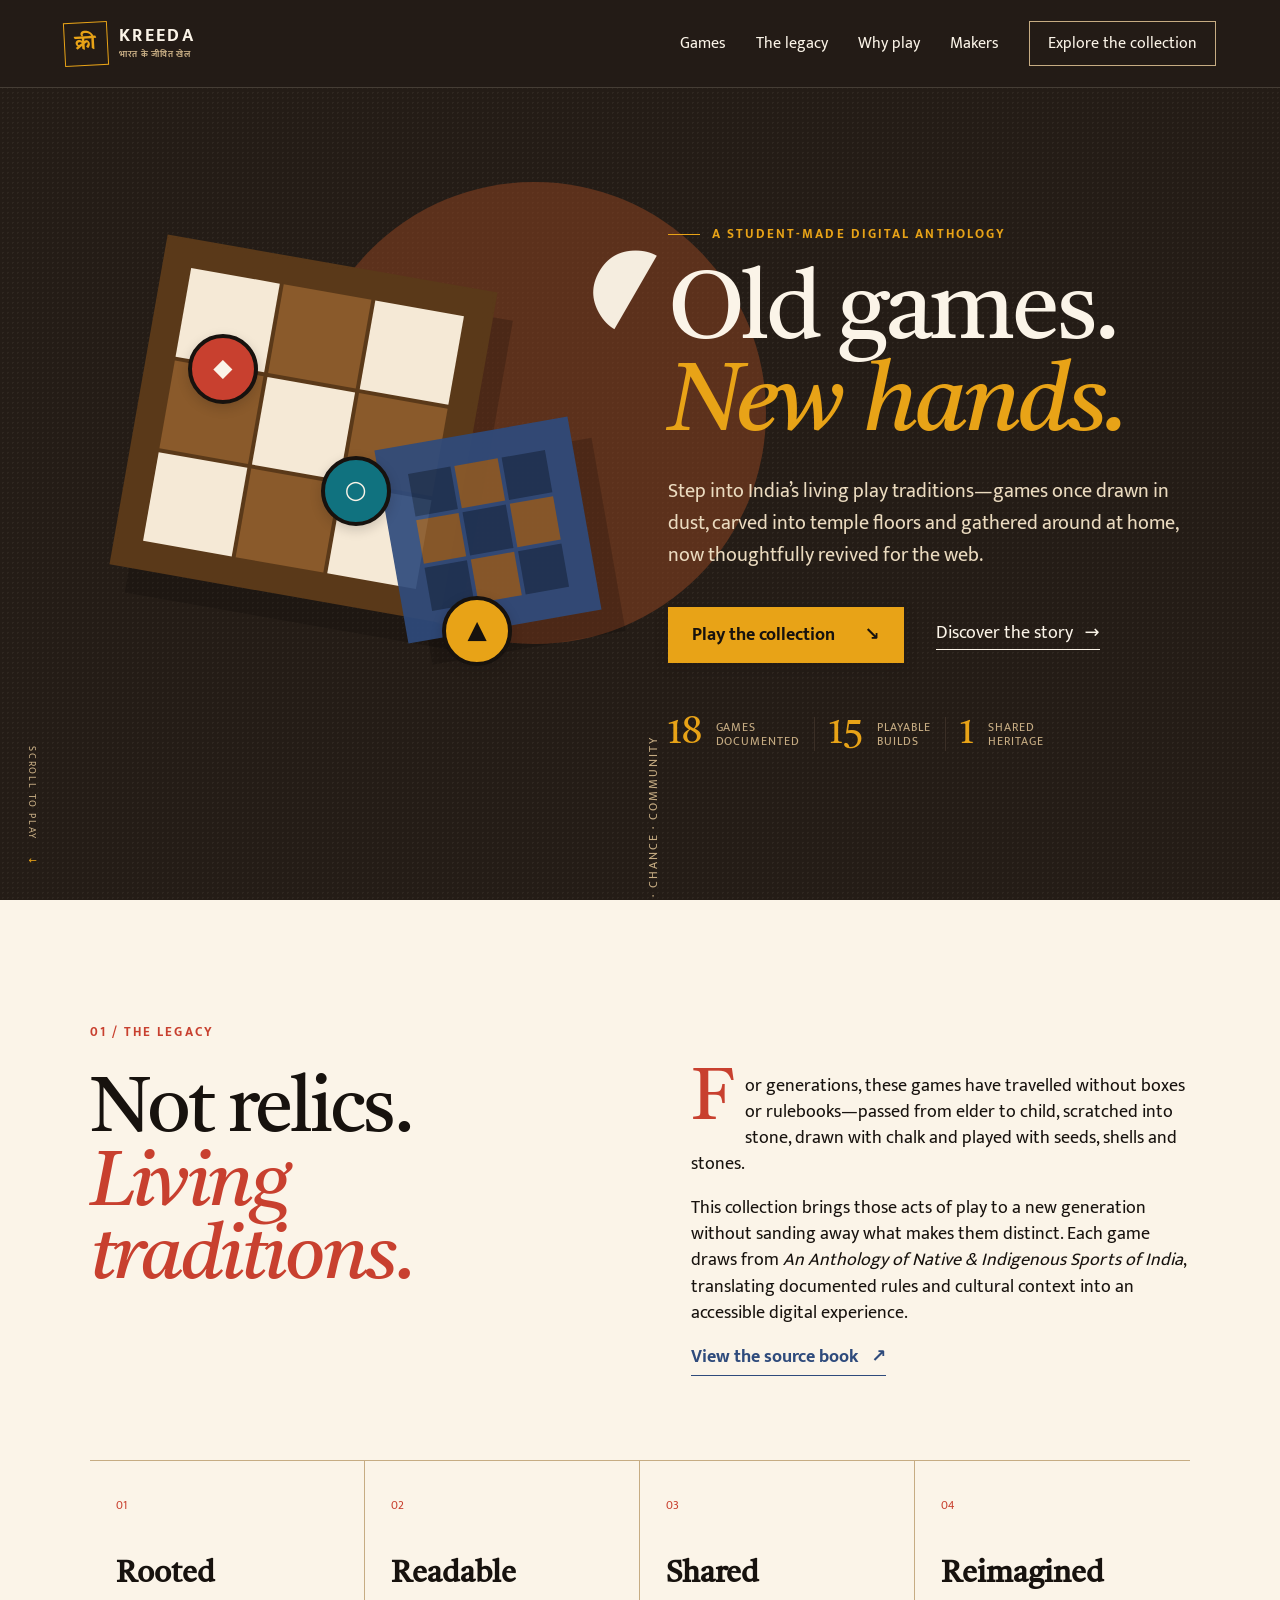
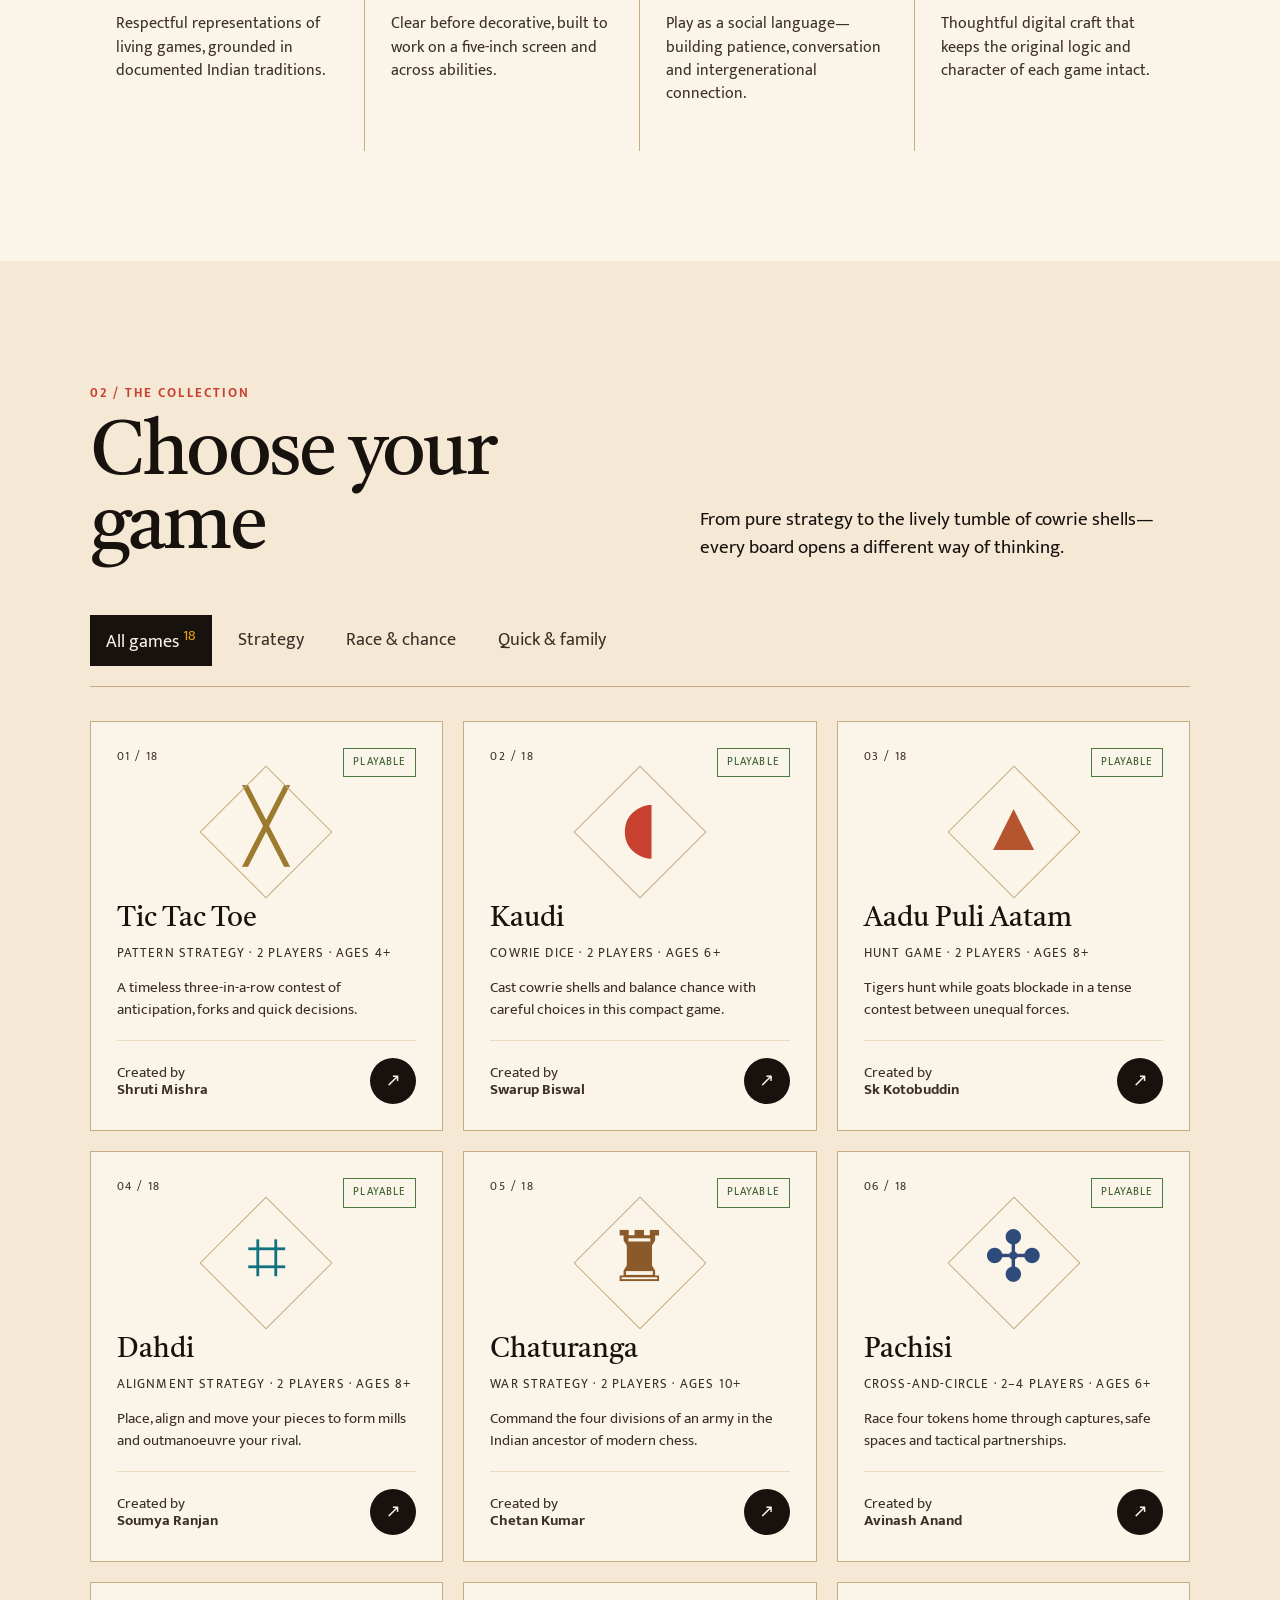
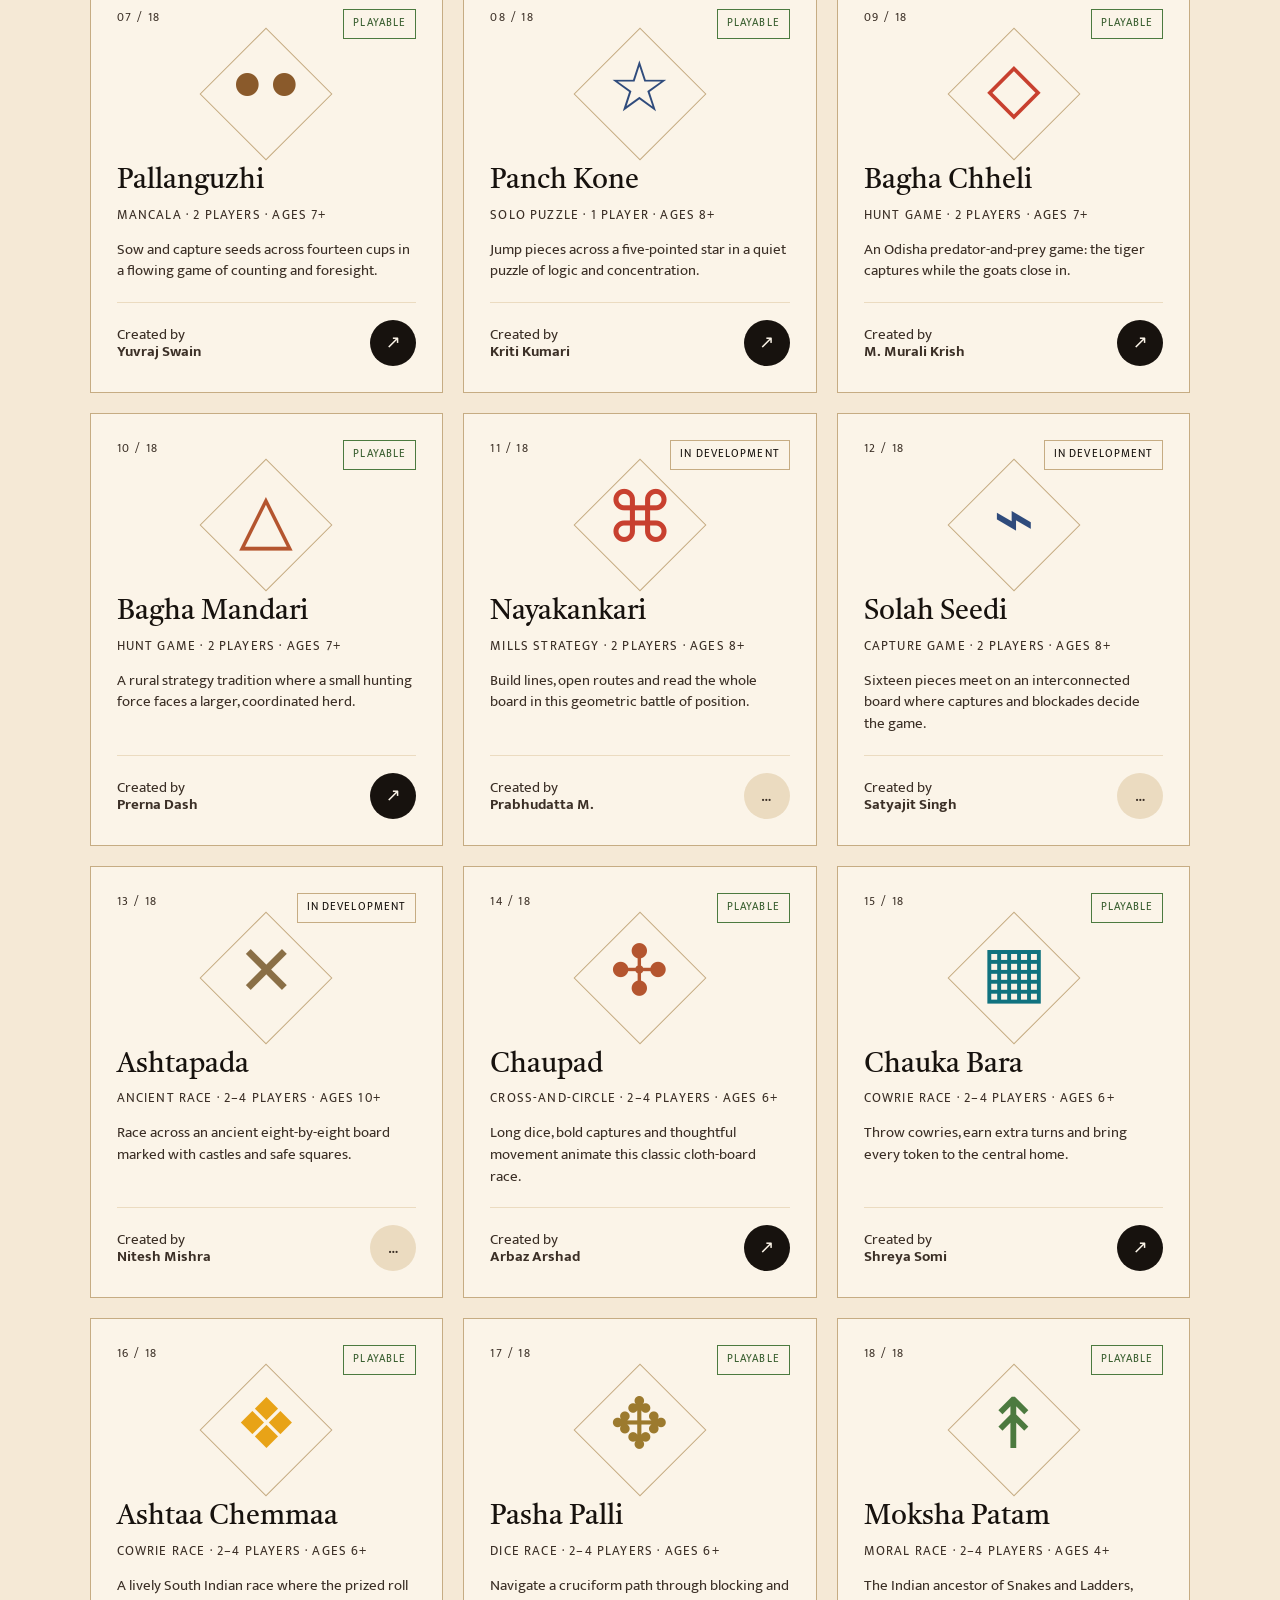
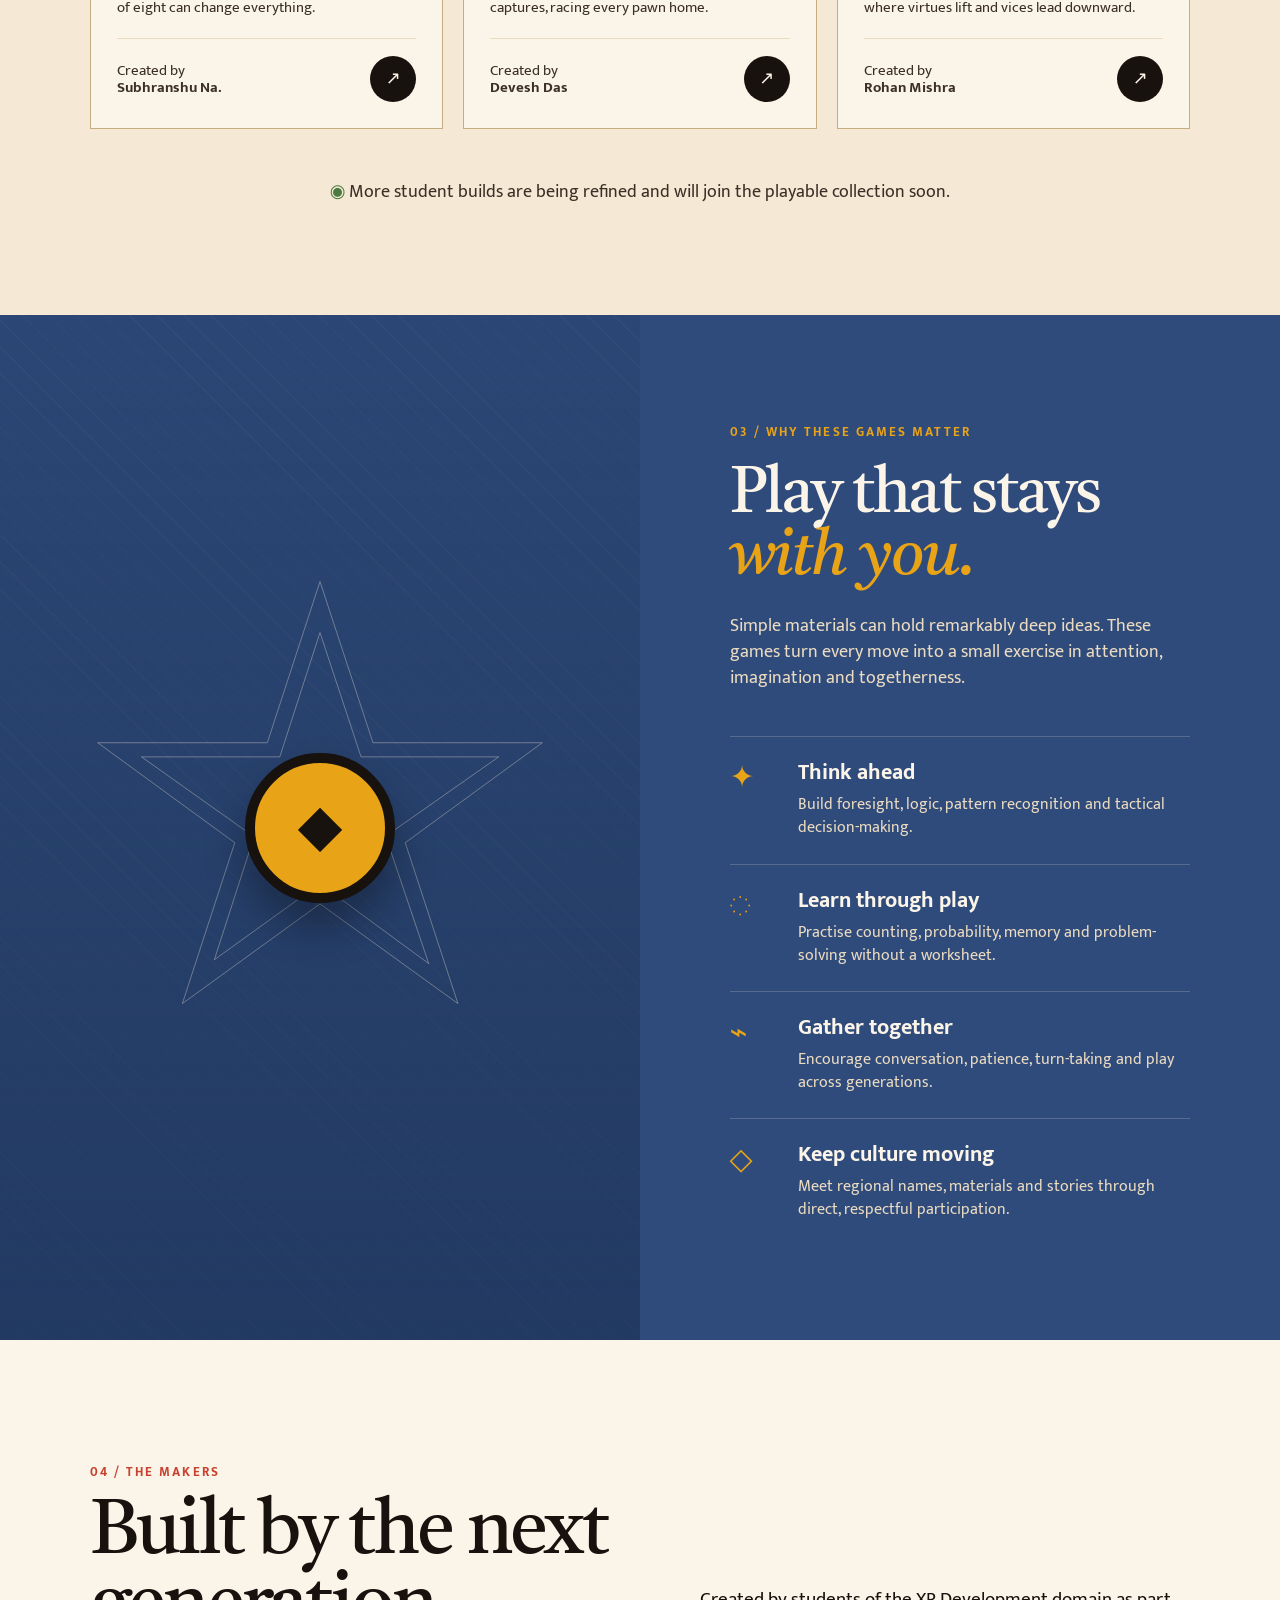
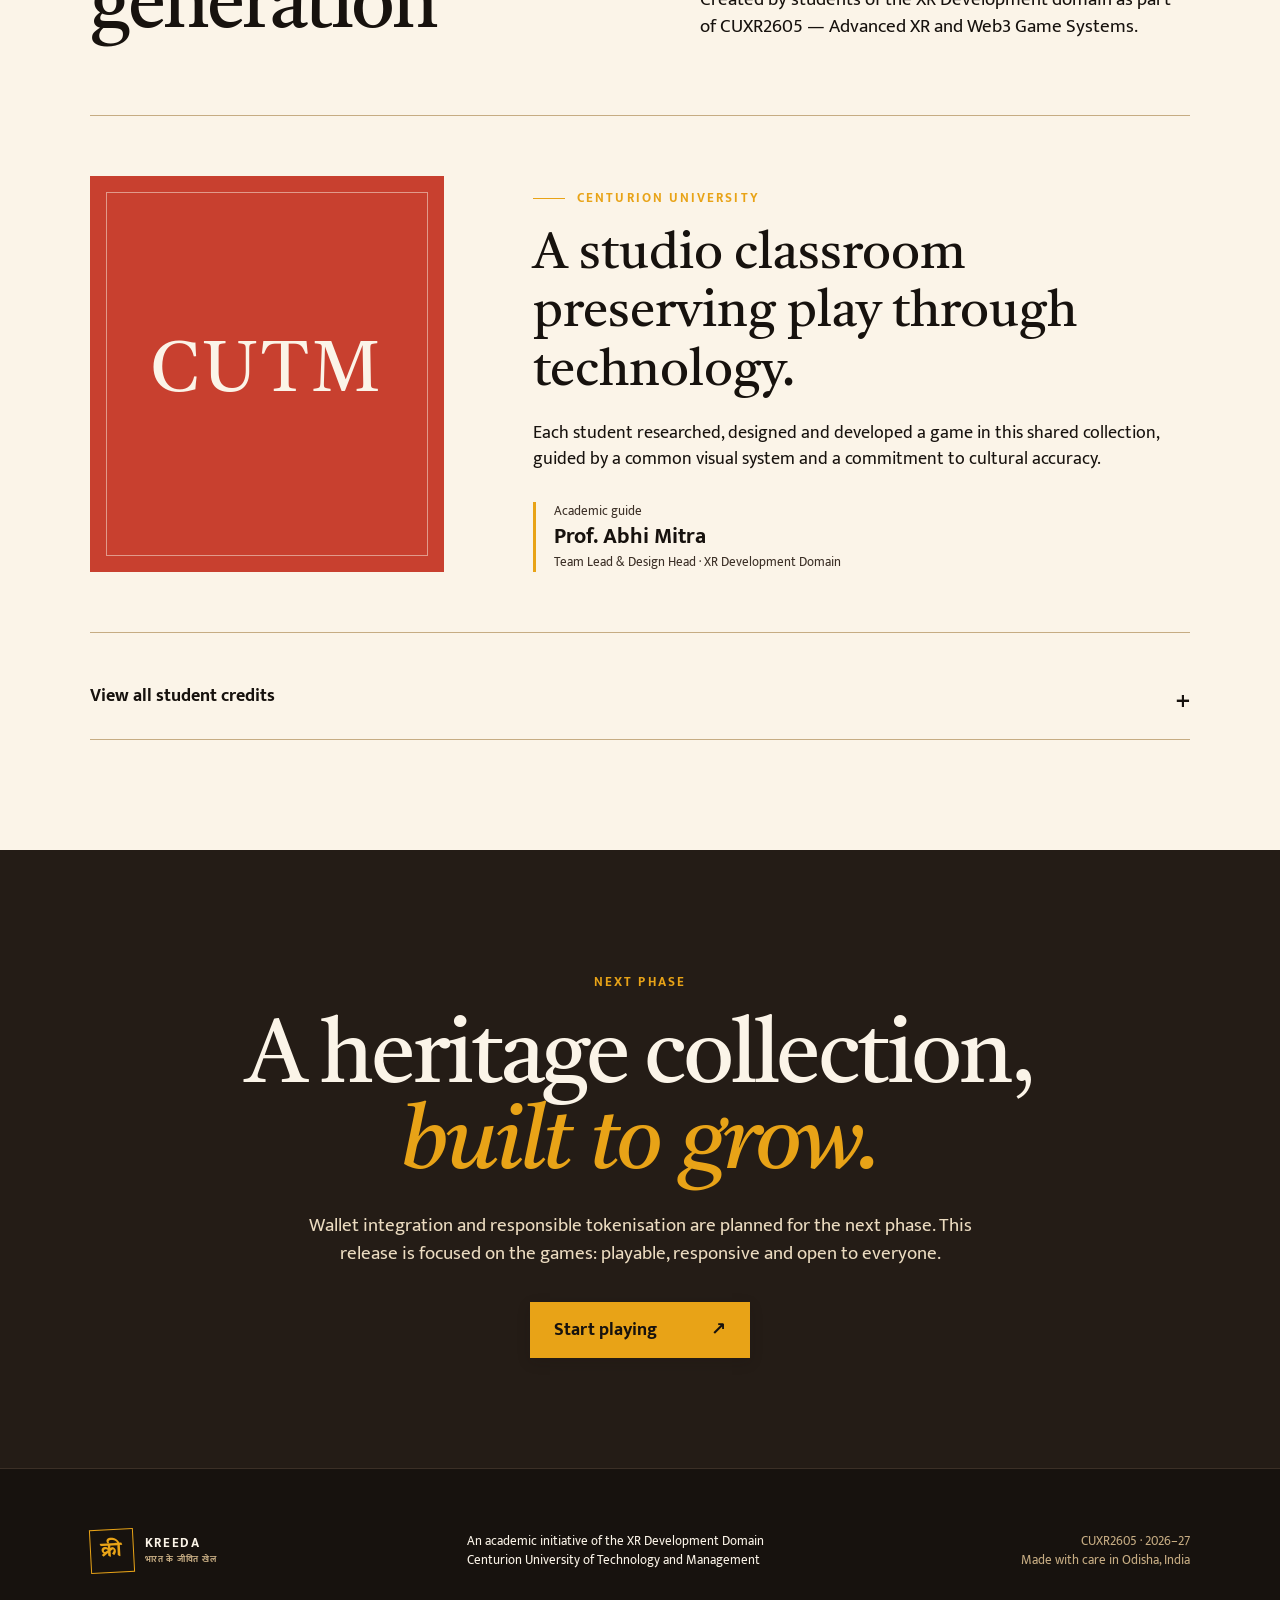
<file: index.html>
<!doctype html>
<html lang="en">
<head>
  <meta charset="UTF-8">
  <meta name="viewport" content="width=device-width, initial-scale=1, viewport-fit=cover">
  <meta name="theme-color" content="#241C16">
  <meta name="description" content="Play 18 native and indigenous games of India, reimagined by XR Development students at Centurion University.">
  <title>Kreeda — India's Living Games</title>
  <link rel="preconnect" href="https://fonts.googleapis.com">
  <link rel="preconnect" href="https://fonts.gstatic.com" crossorigin>
  <link href="https://fonts.googleapis.com/css2?family=Mukta:wght@400;500;600;700&family=Tiro+Devanagari+Hindi:ital@0;1&display=swap" rel="stylesheet">
  <link rel="stylesheet" href="styles.css">
  <link rel="stylesheet" href="hero-fix.css">
  <script src="script.js" defer></script>
</head>
<body>
  <a class="skip-link" href="#games">Skip to games</a>
  <header class="site-header">
    <a class="brand" href="#top" aria-label="Kreeda home"><span class="brand-mark" aria-hidden="true">क्री</span><span>KREEDA<small>भारत के जीवित खेल</small></span></a>
    <button class="nav-toggle" aria-expanded="false" aria-controls="site-nav"><span></span><span></span><span></span><b class="sr-only">Open menu</b></button>
    <nav id="site-nav" aria-label="Primary navigation">
      <a href="#games">Games</a><a href="#legacy">The legacy</a><a href="#values">Why play</a><a href="#makers">Makers</a>
      <a class="nav-cta" href="#games">Explore the collection</a>
    </nav>
  </header>

  <main id="top">
    <section class="hero">
      <div class="hero-pattern" aria-hidden="true"><i></i><i></i><i></i><i></i><i></i></div>
      <div class="hero-copy reveal">
        <p class="eyebrow"><span></span> A student-made digital anthology</p>
        <h1>Old games.<br><em>New hands.</em></h1>
        <p class="hero-lead">Step into India’s living play traditions—games once drawn in dust, carved into temple floors and gathered around at home, now thoughtfully revived for the web.</p>
        <div class="hero-actions"><a class="button primary" href="#games">Play the collection <span aria-hidden="true">↘</span></a><a class="text-link" href="#legacy">Discover the story <span aria-hidden="true">→</span></a></div>
        <div class="hero-proof"><strong>18</strong><span>games<br>documented</span><b></b><strong>15</strong><span>playable<br>builds</span><b></b><strong>1</strong><span>shared<br>heritage</span></div>
      </div>
      <div class="hero-art reveal" aria-label="A decorative composition inspired by traditional Indian game boards">
        <div class="sun"></div><div class="board board-one"><span></span><span></span><span></span><span></span><span></span><span></span><span></span><span></span><span></span></div>
        <div class="board board-two"><span></span><span></span><span></span><span></span><span></span><span></span><span></span><span></span><span></span></div>
        <div class="token t1">◆</div><div class="token t2">○</div><div class="token t3">▲</div><div class="cowrie">◖</div>
        <p>Strategy · memory · chance · community</p>
      </div>
      <div class="scroll-note">SCROLL TO PLAY <span>↓</span></div>
    </section>

    <section class="intro band" id="legacy">
      <p class="section-index">01 / THE LEGACY</p>
      <div class="intro-grid reveal"><h2>Not relics.<br><em>Living traditions.</em></h2><div><p class="dropcap">For generations, these games have travelled without boxes or rulebooks—passed from elder to child, scratched into stone, drawn with chalk and played with seeds, shells and stones.</p><p>This collection brings those acts of play to a new generation without sanding away what makes them distinct. Each game draws from <cite>An Anthology of Native &amp; Indigenous Sports of India</cite>, translating documented rules and cultural context into an accessible digital experience.</p><a class="text-link dark" href="https://www.amazon.in/Anthology-Native-Indigenous-Sports-India/dp/8195097197" target="_blank" rel="noopener">View the source book <span aria-hidden="true">↗</span></a></div></div>
      <div class="principles reveal"><article><span>01</span><h3>Rooted</h3><p>Respectful representations of living games, grounded in documented Indian traditions.</p></article><article><span>02</span><h3>Readable</h3><p>Clear before decorative, built to work on a five-inch screen and across abilities.</p></article><article><span>03</span><h3>Shared</h3><p>Play as a social language—building patience, conversation and intergenerational connection.</p></article><article><span>04</span><h3>Reimagined</h3><p>Thoughtful digital craft that keeps the original logic and character of each game intact.</p></article></div>
    </section>

    <section class="collection" id="games">
      <div class="section-heading reveal"><div><p class="section-index">02 / THE COLLECTION</p><h2>Choose your game</h2></div><p>From pure strategy to the lively tumble of cowrie shells—every board opens a different way of thinking.</p></div>
      <div class="filters" role="group" aria-label="Filter games"><button class="active" data-filter="all">All games <sup>18</sup></button><button data-filter="strategy">Strategy</button><button data-filter="race">Race &amp; chance</button><button data-filter="family">Quick &amp; family</button></div>
      <div class="game-grid" id="game-grid"></div>
      <p class="collection-note"><span>◉</span> More student builds are being refined and will join the playable collection soon.</p>
    </section>

    <section class="benefits" id="values">
      <div class="benefit-art" aria-hidden="true"><div class="star-lines">☆</div><div class="benefit-piece">◆</div></div>
      <div class="benefit-copy reveal"><p class="section-index light">03 / WHY THESE GAMES MATTER</p><h2>Play that stays<br><em>with you.</em></h2><p>Simple materials can hold remarkably deep ideas. These games turn every move into a small exercise in attention, imagination and togetherness.</p><ul><li><span>✦</span><div><h3>Think ahead</h3><p>Build foresight, logic, pattern recognition and tactical decision-making.</p></div></li><li><span>◌</span><div><h3>Learn through play</h3><p>Practise counting, probability, memory and problem-solving without a worksheet.</p></div></li><li><span>⌁</span><div><h3>Gather together</h3><p>Encourage conversation, patience, turn-taking and play across generations.</p></div></li><li><span>◇</span><div><h3>Keep culture moving</h3><p>Meet regional names, materials and stories through direct, respectful participation.</p></div></li></ul></div>
    </section>

    <section class="makers band" id="makers">
      <div class="section-heading reveal"><div><p class="section-index">04 / THE MAKERS</p><h2>Built by the next generation</h2></div><p>Created by students of the XR Development domain as part of CUXR2605 — Advanced XR and Web3 Game Systems.</p></div>
      <div class="maker-feature reveal"><div class="monogram">CUTM</div><div><p class="eyebrow"><span></span> Centurion University</p><h3>A studio classroom preserving play through technology.</h3><p>Each student researched, designed and developed a game in this shared collection, guided by a common visual system and a commitment to cultural accuracy.</p><div class="guide"><span>Academic guide</span><strong>Prof. Abhi Mitra</strong><small>Team Lead &amp; Design Head · XR Development Domain</small></div></div></div>
      <details class="credits"><summary>View all student credits <span>+</span></summary><div id="credits-grid"></div></details>
    </section>

    <section class="future"><p class="section-index light">NEXT PHASE</p><h2>A heritage collection,<br><em>built to grow.</em></h2><p>Wallet integration and responsible tokenisation are planned for the next phase. This release is focused on the games: playable, responsive and open to everyone.</p><a class="button primary" href="#games">Start playing <span>↗</span></a></section>
  </main>
  <footer><a class="brand inverse" href="#top"><span class="brand-mark">क्री</span><span>KREEDA<small>भारत के जीवित खेल</small></span></a><p>An academic initiative of the XR Development Domain<br>Centurion University of Technology and Management</p><p class="footer-meta">CUXR2605 · 2026–27<br>Made with care in Odisha, India</p></footer>
</body>
</html>
</file>
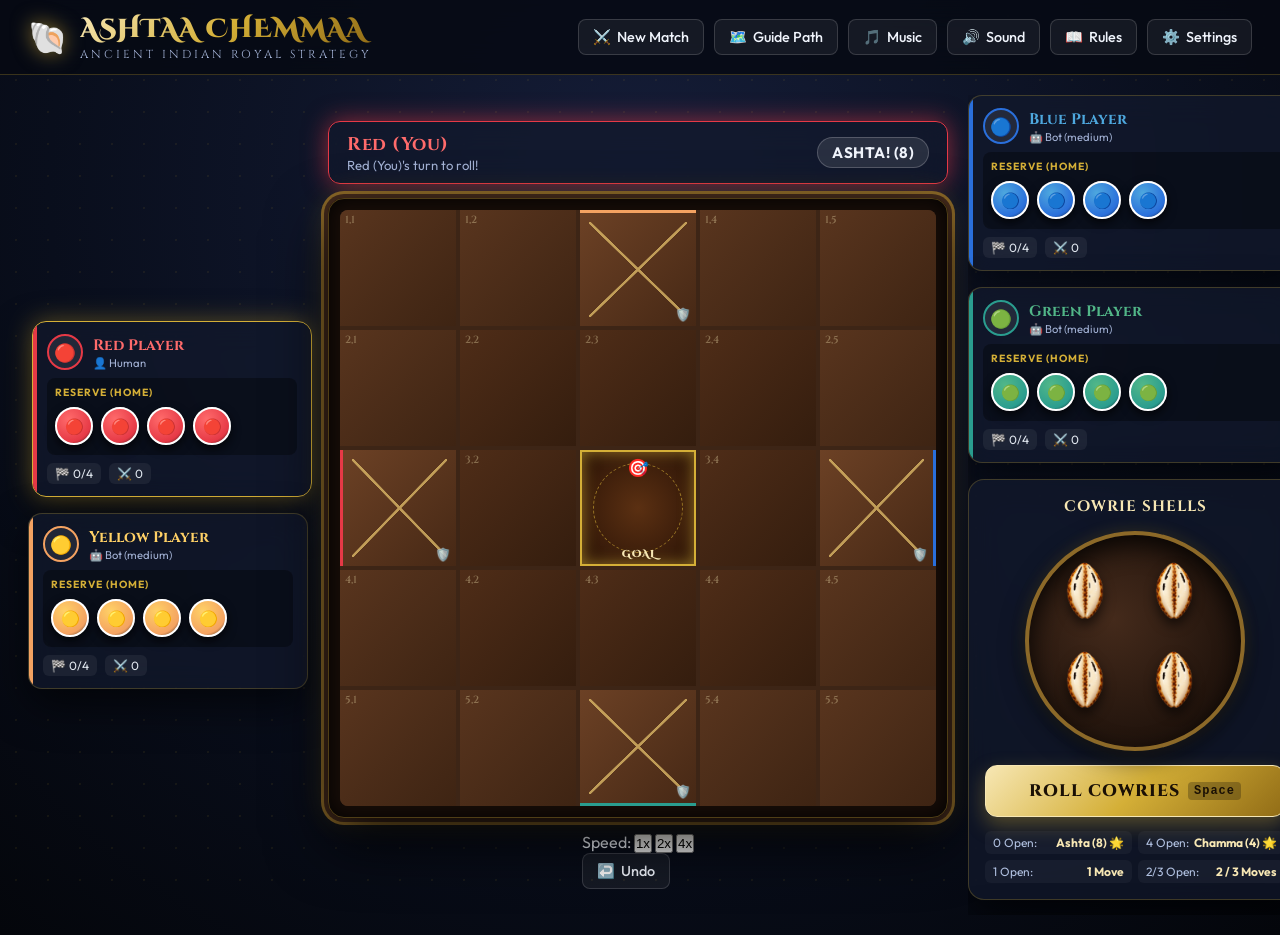
<file: Games/Ashtaa Chemmaa/index.html>
<!DOCTYPE html>
<html lang="en">
<head>
  <meta charset="UTF-8">
  <meta name="viewport" content="width=device-width, initial-scale=1.0">
  <title>Ashtaa Chemmaa - Royal Heritage Indian Board Game</title>
  <meta name="description" content="Play Ashtaa Chemmaa (Chauka Bara / Ashta Chamma), the ancient Indian strategic cowrie shell board game. Play vs smart AI bots or local pass-and-play multiplayer!">
  <link rel="stylesheet" href="css/style.css">
  <link rel="icon" href="data:image/svg+xml,<svg xmlns=%22http://www.w3.org/2000/svg%22 viewBox=%220 0 100 100%22><text y=%22.9em%22 font-size=%2290%22>🐚</text></svg>">
</head>
<body>
  <div class="ambient-pattern"></div>
  <div id="confetti-container" class="confetti-container"></div>

  <!-- Header -->
  <header class="app-header">
    <div class="logo-group">
      <div class="game-logo-icon">🐚</div>
      <div>
        <h1 class="logo-title">ASHTAA CHEMMAA</h1>
        <div class="logo-sub">ANCIENT INDIAN ROYAL STRATEGY</div>
      </div>
    </div>

    <div class="header-controls">
      <button id="new-match-btn" class="icon-btn" title="Start a New Match">
        <span>⚔️</span> New Match
      </button>
      <button id="toggle-path-btn" class="icon-btn" title="Toggle 25-step path visualization">
        <span>🗺️</span> Guide Path
      </button>
      <button id="music-toggle-btn" class="icon-btn" title="Toggle Indian Ambient Tanpura Music">
        <span>🎵</span> Music
      </button>
      <button id="sound-toggle-btn" class="icon-btn" title="Toggle Sound Effects">
        <span class="icon">🔊</span> Sound
      </button>
      <button id="rules-btn" class="icon-btn" title="View Game Rules">
        <span>📖</span> Rules
      </button>
      <button id="settings-btn" class="icon-btn" title="Game Settings">
        <span>⚙️</span> Settings
      </button>
    </div>
  </header>

  <!-- Main Game Viewport -->
  <main class="game-viewport">
    <!-- Left Sidebar: Red (0) & Yellow (2) Bases -->
    <section class="sidebar-left">
      <div class="player-base" id="player-base-0" style="--player-color: var(--p-red)"></div>
      <div class="player-base" id="player-base-2" style="--player-color: var(--p-yellow)"></div>
    </section>

    <!-- Center Stage: Turn Banner, Board & Action Toolbar -->
    <section class="board-stage">
      <!-- Turn Banner -->
      <div class="turn-banner" id="turn-banner">
        <div class="turn-text-group">
          <div class="turn-player-title" id="turn-player-name">Red Player</div>
          <div class="turn-prompt" id="turn-prompt">Roll the cowrie shells to begin.</div>
        </div>
        <div class="turn-action-indicators">
          <div id="roll-result-badge" class="roll-result-badge hidden">
            <span id="roll-result-text">ASHTA! (8)</span>
          </div>
        </div>
      </div>

      <!-- 5x5 Game Board Container -->
      <div class="board-container" id="board-container" data-theme="heritage">
        <div class="board-brass-corners"></div>
        <svg class="path-overlay-svg" id="path-overlay-svg"></svg>
        <div class="game-board" id="game-board"></div>
      </div>

      <!-- Speed & Utility Toolbar -->
      <div class="speed-toolbar">
        <div class="speed-group">
          <span class="speed-label">Speed:</span>
          <button class="speed-btn active" data-speed="1">1x</button>
          <button class="speed-btn" data-speed="2">2x</button>
          <button class="speed-btn" data-speed="4">4x</button>
        </div>
        <button id="undo-btn" class="icon-btn" disabled title="Undo last human move">
          <span>↩️</span> Undo
        </button>
      </div>
    </section>

    <!-- Right Sidebar: Blue (1) & Green (3) Bases, Cowries & Log -->
    <section class="sidebar-right">
      <div class="player-base" id="player-base-1" style="--player-color: var(--p-blue)"></div>
      <div class="player-base" id="player-base-3" style="--player-color: var(--p-green)"></div>

      <!-- Cowrie Rolling Arena -->
      <div class="cowrie-arena-card">
        <div class="arena-title">COWRIE SHELLS</div>
        <div class="cowrie-bowl" id="cowrie-bowl" title="Click to Roll!">
          <div class="cowrie-shell closed" id="shell-0"></div>
          <div class="cowrie-shell closed" id="shell-1"></div>
          <div class="cowrie-shell closed" id="shell-2"></div>
          <div class="cowrie-shell closed" id="shell-3"></div>
        </div>

        <button id="roll-btn" class="roll-btn pulse-glow">
          <span>ROLL COWRIES</span>
          <kbd>Space</kbd>
        </button>

        <div class="cowrie-legend">
          <div class="legend-item"><span>0 Open:</span> <strong>Ashta (8) 🌟</strong></div>
          <div class="legend-item"><span>4 Open:</span> <strong>Chamma (4) 🌟</strong></div>
          <div class="legend-item"><span>1 Open:</span> <strong>1 Move</strong></div>
          <div class="legend-item"><span>2/3 Open:</span> <strong>2 / 3 Moves</strong></div>
        </div>
      </div>

      <!-- Game History Log -->
      <div class="history-card">
        <div class="card-header-sm">
          <span>MATCH LOG</span>
          <span style="font-size: 0.7rem; color: #a0aec0;">REAL-TIME</span>
        </div>
        <div class="history-list" id="history-list"></div>
      </div>
    </section>
  </main>

  <!-- ==========================================================================
       Modals
       ========================================================================== -->

  <!-- Match Setup Modal -->
  <div class="modal-overlay hidden" id="match-modal">
    <div class="modal-dialog">
      <div class="modal-header">
        <h2 class="modal-title">⚔️ MATCH SETUP</h2>
        <button class="close-btn" data-close="match-modal">&times;</button>
      </div>
      <div class="modal-body">
        <h3>SELECT GAME MODE</h3>
        <div class="mode-options-grid" style="display: grid; grid-template-columns: 1fr 1fr; gap: 10px; margin-bottom: 16px;">
          <button class="icon-btn active mode-btn" data-mode="1p_3bot" style="padding: 12px; justify-content: center;">
            👤 1 Player vs 3 Bots
          </button>
          <button class="icon-btn mode-btn" data-mode="2p_local" style="padding: 12px; justify-content: center;">
            👥 2 Players (Pass & Play)
          </button>
          <button class="icon-btn mode-btn" data-mode="4p_local" style="padding: 12px; justify-content: center;">
            👥 4 Players (Pass & Play)
          </button>
          <button class="icon-btn mode-btn" data-mode="bot_battle" style="padding: 12px; justify-content: center;">
            🤖 4 Bots (Watch Battle)
          </button>
        </div>

        <h3>BOT DIFFICULTY</h3>
        <div style="display: flex; gap: 10px; margin-bottom: 16px;">
          <button class="icon-btn diff-btn" data-diff="easy" style="flex: 1; justify-content: center;">Easy</button>
          <button class="icon-btn active diff-btn" data-diff="medium" style="flex: 1; justify-content: center;">Medium</button>
          <button class="icon-btn diff-btn" data-diff="master" style="flex: 1; justify-content: center;">Master</button>
        </div>

        <h3>RULE PREFERENCES</h3>
        <label style="display: flex; align-items: center; gap: 10px; margin-bottom: 8px; cursor: pointer;">
          <input type="checkbox" id="rule-capture-extra" checked>
          <span>Capture gives extra turn</span>
        </label>
        <label style="display: flex; align-items: center; gap: 10px; margin-bottom: 8px; cursor: pointer;">
          <input type="checkbox" id="rule-exact-finish" checked>
          <span>Exact roll required to finish in center goal</span>
        </label>
        <label style="display: flex; align-items: center; gap: 10px; cursor: pointer;">
          <input type="checkbox" id="rule-require-capture">
          <span>Classic Rule: Must capture at least 1 piece to enter inner ring</span>
        </label>
      </div>
      <div class="modal-footer">
        <button class="icon-btn" data-close="match-modal">Cancel</button>
        <button id="start-match-confirm-btn" class="icon-btn active" style="padding: 10px 24px;">Start Match</button>
      </div>
    </div>
  </div>

  <!-- Rules & Strategy Modal -->
  <div class="modal-overlay hidden" id="rules-modal">
    <div class="modal-dialog">
      <div class="modal-header">
        <h2 class="modal-title">📖 ASHTAA CHEMMAA RULES</h2>
        <button class="close-btn" data-close="rules-modal">&times;</button>
      </div>
      <div class="modal-body">
        <h3>OVERVIEW</h3>
        <p>Ashtaa Chemmaa (also known as Chauka Bara, Katte Mane, or Daayam) is an ancient Indian cross-and-circle board game dating back centuries. It is the tactical ancestor of modern Ludo and Pachisi.</p>

        <h3>THE 5x5 BOARD</h3>
        <p>The board consists of 25 squares. The outer ring contains 16 squares, the inner ring contains 8 squares, and the center square (3,3) is the goal. Each player has 4 pieces.</p>

        <h3>SAFE SQUARES (GADDI)</h3>
        <p>The squares marked with ornate crosses (Red: 3,1; Yellow: 1,3; Blue: 3,5; Green: 5,3) and the Center Goal (3,3) are Safe Squares. Pieces on safe squares cannot be captured, and multiple pieces can safely rest there.</p>

        <h3>COWRIE SHELL SCORING</h3>
        <p>Four cowrie shells are tossed on each turn:</p>
        <ul style="margin-left: 20px; margin-top: 6px;">
          <li><strong>0 Open (All closed):</strong> ASHTA! 8 moves + <em>EXTRA TURN!</em></li>
          <li><strong>4 Open (All open):</strong> CHAMMA! 4 moves + <em>EXTRA TURN!</em></li>
          <li><strong>1 Open:</strong> 1 move</li>
          <li><strong>2 Open:</strong> 2 moves</li>
          <li><strong>3 Open:</strong> 3 moves</li>
        </ul>

        <h3>ENTERING THE BOARD</h3>
        <p>A piece in reserve can ONLY enter the track when you roll an <strong>ASHTA (8)</strong> or <strong>CHAMMA (4)</strong>! It enters onto your home safe square and you get an extra throw.</p>

        <h3>CAPTURING (VETTU)</h3>
        <p>When you land on an opponent's piece on any regular (unsafe) square, that piece is captured and sent back to their home reserve! Capturing also grants you an extra roll.</p>

        <h3>WINNING</h3>
        <p>The first player to navigate all 4 pieces through the outer perimeter, spiral into the inner track, and reach the Center Goal (3,3) with an exact roll wins!</p>
      </div>
      <div class="modal-footer">
        <button class="icon-btn active" data-close="rules-modal">Understood</button>
      </div>
    </div>
  </div>

  <!-- Settings Modal -->
  <div class="modal-overlay hidden" id="settings-modal">
    <div class="modal-dialog">
      <div class="modal-header">
        <h2 class="modal-title">⚙️ GAME SETTINGS</h2>
        <button class="close-btn" data-close="settings-modal">&times;</button>
      </div>
      <div class="modal-body">
        <h3>BOARD THEME</h3>
        <select id="theme-select" style="width: 100%; padding: 10px; background: #1a233a; color: #fff; border: 1px solid var(--gold-primary); border-radius: 8px; font-family: inherit; margin-bottom: 16px;">
          <option value="heritage">Royal Heritage Wood & Brass</option>
          <option value="festive">Vibrant Rangoli Silk</option>
        </select>

        <h3>AUDIO SETTINGS</h3>
        <label style="display: flex; align-items: center; justify-content: space-between; margin-bottom: 12px; cursor: pointer;">
          <span>Sound Effects (Clatter, Hops, Fanfares)</span>
          <input type="checkbox" id="setting-sfx" checked>
        </label>
        <label style="display: flex; align-items: center; justify-content: space-between; margin-bottom: 12px; cursor: pointer;">
          <span>Ambient Indian Drone (Tanpura)</span>
          <input type="checkbox" id="setting-music">
        </label>
        <label style="display: flex; align-items: center; justify-content: space-between; cursor: pointer;">
          <span>Voice Announcer ("Ashta 8!", "Chamma 4!")</span>
          <input type="checkbox" id="setting-voice" checked>
        </label>
      </div>
      <div class="modal-footer">
        <button class="icon-btn active" data-close="settings-modal">Save & Close</button>
      </div>
    </div>
  </div>

  <!-- Victory Modal -->
  <div class="modal-overlay hidden" id="victory-modal">
    <div class="modal-dialog victory-dialog">
      <div class="victory-crown">👑</div>
      <h2 class="winner-name" id="winner-name">RED PLAYER WINS!</h2>
      <p style="color: #a4b3d6; margin-bottom: 16px;">All 4 pieces have triumphed into the Center Goal!</p>
      
      <div class="victory-stats" id="winner-stats" style="background: rgba(0,0,0,0.4); border-radius: 10px; padding: 14px; margin-bottom: 20px; text-align: left;"></div>

      <div style="display: flex; gap: 10px; justify-content: center;">
        <button id="rematch-btn" class="icon-btn active" style="padding: 12px 28px; font-size: 1rem;">
          ⚔️ Play Rematch
        </button>
        <button class="icon-btn" data-close="victory-modal">
          Close
        </button>
      </div>
    </div>
  </div>

  <!-- Scripts -->
  <script src="js/board.js"></script>
  <script src="js/rules.js"></script>
  <script src="js/audio.js"></script>
  <script src="js/ai.js"></script>
  <script src="js/game.js"></script>
  <script src="js/ui.js"></script>
  <script>
    // App Initialization & Modal Management
    document.addEventListener('DOMContentLoaded', () => {
      const engine = new GameEngine();
      const ui = new GameUI(engine);

      // Start initial game: 1 Player vs 3 Bots
      engine.startNewGame({
        playerConfigs: [
          { id: 0, name: 'Red (You)', isBot: false, botDifficulty: 'medium' },
          { id: 1, name: 'Blue Bot', isBot: true, botDifficulty: 'medium' },
          { id: 2, name: 'Yellow Bot', isBot: true, botDifficulty: 'medium' },
          { id: 3, name: 'Green Bot', isBot: true, botDifficulty: 'medium' }
        ]
      });

      // Modal Triggers
      function openModal(id) {
        document.getElementById(id)?.classList.remove('hidden');
      }
      function closeModal(id) {
        document.getElementById(id)?.classList.add('hidden');
      }

      document.querySelectorAll('[data-close]').forEach(btn => {
        btn.addEventListener('click', () => closeModal(btn.dataset.close));
      });

      document.getElementById('new-match-btn')?.addEventListener('click', () => openModal('match-modal'));
      document.getElementById('rules-btn')?.addEventListener('click', () => openModal('rules-modal'));
      document.getElementById('settings-btn')?.addEventListener('click', () => openModal('settings-modal'));
      document.getElementById('rematch-btn')?.addEventListener('click', () => {
        closeModal('victory-modal');
        engine.startNewGame();
      });

      // Match setup mode selection
      let selectedMode = '1p_3bot';
      let selectedDiff = 'medium';

      document.querySelectorAll('.mode-btn').forEach(btn => {
        btn.addEventListener('click', () => {
          document.querySelectorAll('.mode-btn').forEach(b => b.classList.remove('active'));
          btn.classList.add('active');
          selectedMode = btn.dataset.mode;
        });
      });

      document.querySelectorAll('.diff-btn').forEach(btn => {
        btn.addEventListener('click', () => {
          document.querySelectorAll('.diff-btn').forEach(b => b.classList.remove('active'));
          btn.classList.add('active');
          selectedDiff = btn.dataset.diff;
        });
      });

      document.getElementById('start-match-confirm-btn')?.addEventListener('click', () => {
        let playerConfigs;

        if (selectedMode === '1p_3bot') {
          playerConfigs = [
            { id: 0, name: 'Red (You)', isBot: false, botDifficulty: selectedDiff },
            { id: 1, name: 'Blue Bot', isBot: true, botDifficulty: selectedDiff },
            { id: 2, name: 'Yellow Bot', isBot: true, botDifficulty: selectedDiff },
            { id: 3, name: 'Green Bot', isBot: true, botDifficulty: selectedDiff }
          ];
        } else if (selectedMode === '2p_local') {
          playerConfigs = [
            { id: 0, name: 'Red Player', isBot: false, botDifficulty: selectedDiff },
            { id: 1, name: 'Blue Player', isBot: false, botDifficulty: selectedDiff },
            { id: 2, name: 'Yellow Bot', isBot: true, botDifficulty: selectedDiff },
            { id: 3, name: 'Green Bot', isBot: true, botDifficulty: selectedDiff }
          ];
        } else if (selectedMode === '4p_local') {
          playerConfigs = [
            { id: 0, name: 'Red Player', isBot: false, botDifficulty: selectedDiff },
            { id: 1, name: 'Blue Player', isBot: false, botDifficulty: selectedDiff },
            { id: 2, name: 'Yellow Player', isBot: false, botDifficulty: selectedDiff },
            { id: 3, name: 'Green Player', isBot: false, botDifficulty: selectedDiff }
          ];
        } else if (selectedMode === 'bot_battle') {
          playerConfigs = [
            { id: 0, name: 'Red Bot', isBot: true, botDifficulty: selectedDiff },
            { id: 1, name: 'Blue Bot', isBot: true, botDifficulty: selectedDiff },
            { id: 2, name: 'Yellow Bot', isBot: true, botDifficulty: selectedDiff },
            { id: 3, name: 'Green Bot', isBot: true, botDifficulty: selectedDiff }
          ];
        }

        const rules = {
          captureGivesExtraTurn: document.getElementById('rule-capture-extra').checked,
          requireExactFinish: document.getElementById('rule-exact-finish').checked,
          requireCaptureForInnerRing: document.getElementById('rule-require-capture').checked
        };

        engine.startNewGame({
          playerConfigs,
          rules,
          botDifficulty: selectedDiff
        });

        ui.renderPlayerBases();
        closeModal('match-modal');
      });

      // Settings checkboxes
      document.getElementById('setting-sfx')?.addEventListener('change', (e) => {
        if (AudioService.isMuted === e.target.checked) {
          AudioService.toggleMute();
        }
      });
      document.getElementById('setting-music')?.addEventListener('change', (e) => {
        if (AudioService.musicEnabled !== e.target.checked) {
          AudioService.toggleMusic();
        }
      });
      document.getElementById('setting-voice')?.addEventListener('change', (e) => {
        AudioService.voiceEnabled = e.target.checked;
      });
    });
  </script>
</body>
</html>
</file>
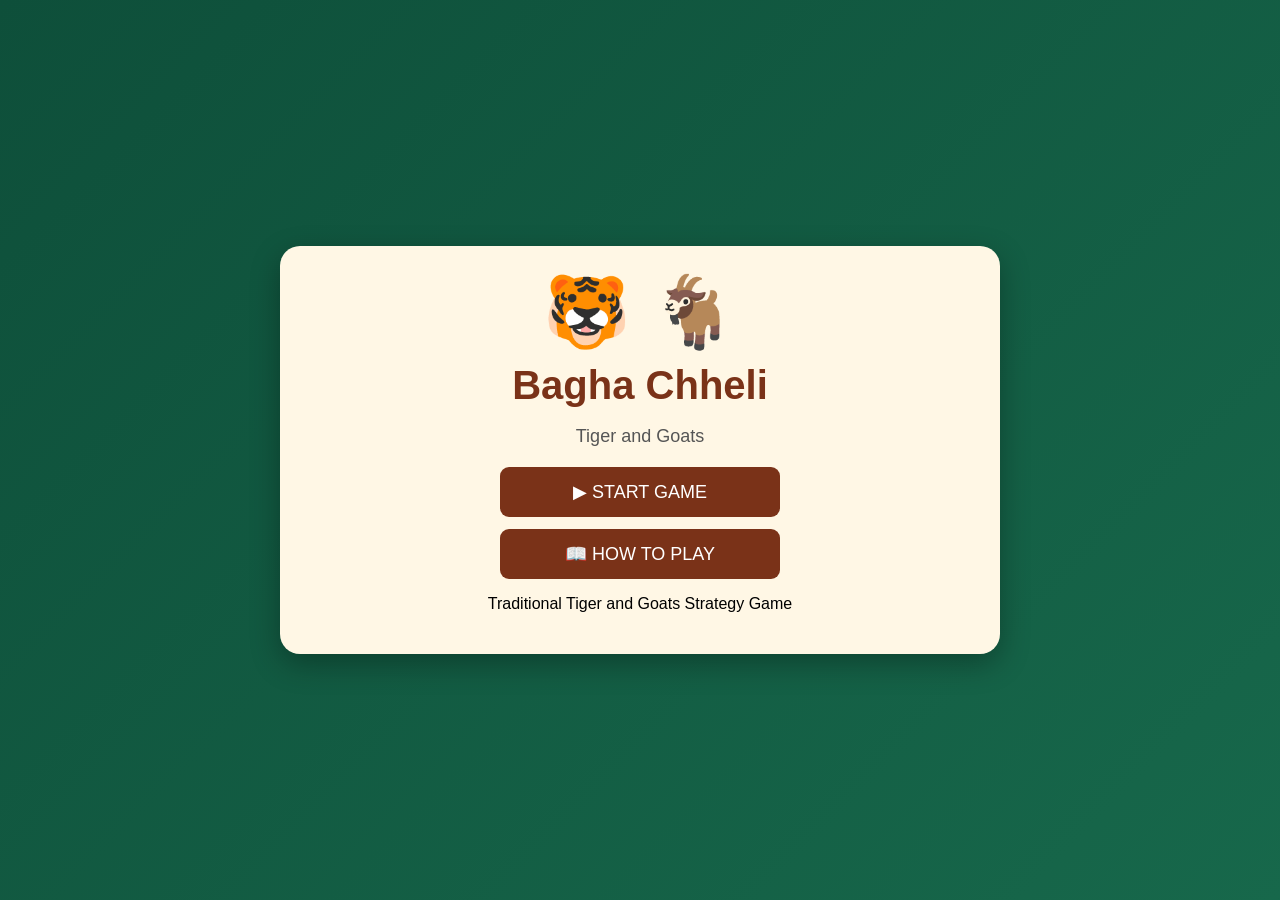
<file: Games/Bagha Chheli - Tiger and Goats/index.html>
<!DOCTYPE html>
<html>
<head>
<meta charset="UTF-8">
<meta name="viewport" content="width=device-width, initial-scale=1">

<title>Bagha Chheli - Tiger and Goats</title>

<style>

* {
    box-sizing: border-box;
}

body {
    margin: 0;
    min-height: 100vh;

    font-family: Arial, sans-serif;

    background:
        linear-gradient(
            135deg,
            #0e4f3a,
            #17684b
        );

    display: flex;
    justify-content: center;
    align-items: center;

    padding: 20px;
}


/* =========================
   SCREEN
========================= */

.screen {

    width: 720px;
    max-width: 100%;

    background: #fff7e5;

    padding: 25px;

    border-radius: 20px;

    box-shadow:
        0 10px 30px rgba(0,0,0,0.3);

    text-align: center;
}


.hide {
    display: none;
}


/* =========================
   HEADINGS
========================= */

h1 {

    margin: 0;

    color: #7a3218;

    font-size: 40px;
}


.logo {

    font-size: 70px;

    margin-bottom: 10px;
}


.subtitle {

    font-size: 18px;

    color: #555;

    margin-bottom: 20px;
}


/* =========================
   BUTTONS
========================= */

button {

    display: block;

    width: 280px;

    margin: 12px auto;

    padding: 14px;

    border: none;

    border-radius: 9px;

    background: #7a3218;

    color: white;

    font-size: 18px;

    cursor: pointer;
}


button:hover {

    background: #a64b25;

}


/* =========================
   GAME INFO
========================= */

.info {

    display: flex;

    justify-content: space-around;

    gap: 10px;

    background: #ead7ad;

    padding: 12px;

    border-radius: 10px;

    font-weight: bold;

    flex-wrap: wrap;
}


/* =========================
   CANVAS
========================= */

canvas {

    width: 100%;

    max-width: 600px;

    height: auto;

    background: #d9b879;

    border: 7px solid #633718;

    border-radius: 10px;

    margin: 18px auto;

    display: block;

    cursor: pointer;
}


/* =========================
   MESSAGE
========================= */

#msg {

    min-height: 28px;

    color: #7a3218;

    font-weight: bold;

    font-size: 17px;
}


/* =========================
   RULES
========================= */

.rules {

    text-align: left;

    background: #fffaf0;

    padding: 15px;

    border-radius: 10px;

    margin-top: 15px;
}


.rules li {

    margin: 8px 0;

}

</style>

</head>


<body>


<!-- =====================================================
     MAIN MENU
===================================================== -->

<div id="menu" class="screen">

    <div class="logo">
        🐯 🐐
    </div>

    <h1>
        Bagha Chheli
    </h1>

    <p class="subtitle">
        Tiger and Goats
    </p>


    <button onclick="startGame()">

        ▶ START GAME

    </button>


    <button onclick="showHow()">

        📖 HOW TO PLAY

    </button>


    <p>
        Traditional Tiger and Goats Strategy Game
    </p>

</div>



<!-- =====================================================
     HOW TO PLAY
===================================================== -->

<div id="how" class="screen hide">

    <h1>
        📖 How to Play
    </h1>


    <div class="rules">

        <ul>

            <li>
                There is 1 Tiger and 20 Goats.
            </li>

            <li>
                At the beginning, click empty points
                to place goats.
            </li>

            <li>
                Click the Tiger to select it.
            </li>

            <li>
                The Tiger can move to an adjacent
                empty point.
            </li>

            <li>
                The Tiger can capture a goat by
                jumping over it to an empty point.
            </li>

            <li>
                After all goats are placed,
                select a goat and move it one step.
            </li>

            <li>
                Tiger wins after capturing
                5 goats.
            </li>

            <li>
                Goats win when the Tiger has
                no legal move.
            </li>

        </ul>

    </div>


    <button onclick="showMenu()">

        ⬅ MAIN MENU

    </button>

</div>



<!-- =====================================================
     GAME SCREEN
===================================================== -->

<div id="game" class="screen hide">

    <h1>
        🐯 Bagha Chheli 🐐
    </h1>


    <p class="subtitle">
        Tiger and Goats — 2D HTML5 Game
    </p>


    <!-- GAME INFORMATION -->

    <div class="info">

        <span>
            Turn:
            <b id="turn">
                Goat
            </b>
        </span>


        <span>
            Goats to place:
            <b id="left">
                20
            </b>
        </span>


        <span>
            Captured:
            <b id="cap">
                0
            </b>
            / 5
        </span>

    </div>


    <!-- GAME BOARD -->

    <canvas
        id="c"
        width="600"
        height="600">
    </canvas>


    <!-- MESSAGE -->

    <div id="msg">

        Click an empty point
        to place a goat.

    </div>


    <!-- BUTTONS -->

    <button onclick="reset()">

        🔄 RESTART GAME

    </button>


    <button onclick="showMenu()">

        🏠 MAIN MENU

    </button>

</div>



<script>

/* =====================================================
   GAME VARIABLES
===================================================== */

const canvas =
    document.getElementById("c");

const ctx =
    canvas.getContext("2d");


const turnText =
    document.getElementById("turn");

const leftText =
    document.getElementById("left");

const captureText =
    document.getElementById("cap");

const message =
    document.getElementById("msg");


/* BOARD */

const N = 5;

const P = 60;

const S = 120;


/* GAME */

let tiger;

let goats = [];

let turn;

let placed;

let captures;

let selected;

let gameOver;


/* =====================================================
   MENU FUNCTIONS
===================================================== */

function showMenu() {

    document
        .getElementById("menu")
        .classList.remove("hide");

    document
        .getElementById("how")
        .classList.add("hide");

    document
        .getElementById("game")
        .classList.add("hide");

}


function showHow() {

    document
        .getElementById("menu")
        .classList.add("hide");

    document
        .getElementById("how")
        .classList.remove("hide");

    document
        .getElementById("game")
        .classList.add("hide");

}


function startGame() {

    document
        .getElementById("menu")
        .classList.add("hide");

    document
        .getElementById("how")
        .classList.add("hide");

    document
        .getElementById("game")
        .classList.remove("hide");


    reset();

}


/* =====================================================
   BOARD POSITION
===================================================== */

function position(row, col) {

    return {

        x: P + col * S,

        y: P + row * S

    };

}


/* =====================================================
   CHECK OCCUPIED
===================================================== */

function occupied(row, col) {

    if (

        tiger.row === row &&

        tiger.col === col

    ) {

        return "tiger";

    }


    for (let goat of goats) {

        if (

            goat.row === row &&

            goat.col === col

        ) {

            return "goat";

        }

    }


    return null;

}


/* =====================================================
   CHECK BOARD
===================================================== */

function inside(row, col) {

    return (

        row >= 0 &&

        row < N &&

        col >= 0 &&

        col < N

    );

}


/* =====================================================
   NEIGHBOURS
===================================================== */

function neighbours(row, col) {

    let result = [];


    for (
        let dr = -1;
        dr <= 1;
        dr++
    ) {

        for (
            let dc = -1;
            dc <= 1;
            dc++
        ) {

            if (
                dr === 0 &&
                dc === 0
            ) {

                continue;

            }


            let r =
                row + dr;

            let c =
                col + dc;


            if (
                inside(r, c)
            ) {

                result.push({

                    row: r,

                    col: c

                });

            }

        }

    }


    return result;

}


/* =====================================================
   ADJACENT
===================================================== */

function adjacent(a, b) {

    return (

        Math.abs(
            a.row - b.row
        ) <= 1

        &&

        Math.abs(
            a.col - b.col
        ) <= 1

        &&

        !(
            a.row === b.row &&
            a.col === b.col
        )

    );

}


/* =====================================================
   RESET GAME
===================================================== */

function reset() {

    tiger = {

        row: 2,

        col: 2

    };


    goats = [];


    turn = "goat";


    placed = 0;


    captures = 0;


    selected = null;


    gameOver = false;


    message.innerText =
        "Click an empty point to place a goat.";


    updateUI();

    draw();

}


/* =====================================================
   UPDATE UI
===================================================== */

function updateUI() {

    turnText.innerText =

        turn === "goat"

            ? "Goat"

            : "Tiger";


    leftText.innerText =

        20 - placed;


    captureText.innerText =

        captures;

}


/* =====================================================
   DRAW GAME
===================================================== */

function draw() {

    /* CLEAR */

    ctx.clearRect(

        0,

        0,

        canvas.width,

        canvas.height

    );


    /* BACKGROUND */

    ctx.fillStyle =
        "#d9b879";


    ctx.fillRect(

        0,

        0,

        600,

        600

    );


    /* BOARD */

    ctx.strokeStyle =
        "#633718";

    ctx.lineWidth = 5;


    /* HORIZONTAL */

    for (
        let row = 0;
        row < N;
        row++
    ) {

        let a =
            position(row, 0);

        let b =
            position(row, 4);


        ctx.beginPath();

        ctx.moveTo(
            a.x,
            a.y
        );

        ctx.lineTo(
            b.x,
            b.y
        );

        ctx.stroke();

    }


    /* VERTICAL */

    for (
        let col = 0;
        col < N;
        col++
    ) {

        let a =
            position(0, col);

        let b =
            position(4, col);


        ctx.beginPath();

        ctx.moveTo(
            a.x,
            a.y
        );

        ctx.lineTo(
            b.x,
            b.y
        );

        ctx.stroke();

    }


    /* DIAGONAL */

    for (
        let row = 0;
        row < 4;
        row++
    ) {

        for (
            let col = 0;
            col < 4;
            col++
        ) {

            let a =
                position(row, col);

            let b =
                position(
                    row + 1,
                    col + 1
                );


            let c =
                position(
                    row,
                    col + 1
                );

            let d =
                position(
                    row + 1,
                    col
                );


            ctx.beginPath();

            ctx.moveTo(
                a.x,
                a.y
            );

            ctx.lineTo(
                b.x,
                b.y
            );

            ctx.stroke();


            ctx.beginPath();

            ctx.moveTo(
                c.x,
                c.y
            );

            ctx.lineTo(
                d.x,
                d.y
            );

            ctx.stroke();

        }

    }


    /* BOARD POINTS */

    for (
        let row = 0;
        row < N;
        row++
    ) {

        for (
            let col = 0;
            col < N;
            col++
        ) {

            let p =
                position(row, col);


            ctx.beginPath();

            ctx.arc(

                p.x,

                p.y,

                9,

                0,

                Math.PI * 2

            );


            ctx.fillStyle =
                "#fff0c8";


            ctx.fill();


            ctx.strokeStyle =
                "#542d18";


            ctx.lineWidth = 3;


            ctx.stroke();

        }

    }


    /* SELECTION */

    if (selected) {

        let p =
            position(
                selected.row,
                selected.col
            );


        ctx.beginPath();

        ctx.arc(

            p.x,

            p.y,

            40,

            0,

            Math.PI * 2

        );


        ctx.strokeStyle =
            "#1684ff";


        ctx.lineWidth = 5;


        ctx.stroke();

    }


    /* GOATS */

    for (let goat of goats) {

        drawGoat(
            goat.row,
            goat.col
        );

    }


    /* TIGER */

    drawTiger(
        tiger.row,
        tiger.col
    );

}


/* =====================================================
   DRAW GOAT
===================================================== */

function drawGoat(row, col) {

    let p =
        position(row, col);


    ctx.beginPath();

    ctx.arc(

        p.x,

        p.y,

        25,

        0,

        Math.PI * 2

    );


    ctx.fillStyle =
        "#eeeeee";


    ctx.fill();


    ctx.strokeStyle =
        "#333333";


    ctx.lineWidth = 3;


    ctx.stroke();


    /* EYES */

    ctx.fillStyle =
        "#111111";


    ctx.beginPath();

    ctx.arc(

        p.x - 8,

        p.y - 4,

        3,

        0,

        Math.PI * 2

    );

    ctx.fill();


    ctx.beginPath();

    ctx.arc(

        p.x + 8,

        p.y - 4,

        3,

        0,

        Math.PI * 2

    );

    ctx.fill();

}


/* =====================================================
   DRAW TIGER
===================================================== */

function drawTiger(row, col) {

    let p =
        position(row, col);


    /* BODY */

    ctx.beginPath();

    ctx.arc(

        p.x,

        p.y,

        32,

        0,

        Math.PI * 2

    );


    ctx.fillStyle =
        "#f28c28";


    ctx.fill();


    ctx.strokeStyle =
        "#71340f";


    ctx.lineWidth = 5;


    ctx.stroke();


    /* EYES */

    ctx.fillStyle =
        "white";


    ctx.beginPath();

    ctx.arc(

        p.x - 10,

        p.y - 7,

        7,

        0,

        Math.PI * 2

    );

    ctx.fill();


    ctx.beginPath();

    ctx.arc(

        p.x + 10,

        p.y - 7,

        7,

        0,

        Math.PI * 2

    );

    ctx.fill();


    /* PUPILS */

    ctx.fillStyle =
        "black";


    ctx.beginPath();

    ctx.arc(

        p.x - 10,

        p.y - 7,

        3,

        0,

        Math.PI * 2

    );

    ctx.fill();


    ctx.beginPath();

    ctx.arc(

        p.x + 10,

        p.y - 7,

        3,

        0,

        Math.PI * 2

    );

    ctx.fill();

}


/* =====================================================
   GET CLICKED BOARD POINT
===================================================== */

function getClickedPoint(event) {

    let rect =
        canvas.getBoundingClientRect();


    let mouseX =
        (
            event.clientX -
            rect.left
        )
        *
        600 /
        rect.width;


    let mouseY =
        (
            event.clientY -
            rect.top
        )
        *
        600 /
        rect.height;


    let closest = null;

    let distance = 40;


    for (
        let row = 0;
        row < N;
        row++
    ) {

        for (
            let col = 0;
            col < N;
            col++
        ) {

            let p =
                position(
                    row,
                    col
                );


            let d =
                Math.hypot(

                    mouseX - p.x,

                    mouseY - p.y

                );


            if (
                d < distance
            ) {

                distance = d;


                closest = {

                    row: row,

                    col: col

                };

            }

        }

    }


    return closest;

}


/* =====================================================
   FIND GOAT
===================================================== */

function findGoat(row, col) {

    return goats.findIndex(

        goat =>

            goat.row === row &&

            goat.col === col

    );

}


/* =====================================================
   TIGER HAS MOVE
===================================================== */

function tigerHasMove() {

    let neighboursList =
        neighbours(
            tiger.row,
            tiger.col
        );


    for (
        let p of neighboursList
    ) {

        if (
            !occupied(
                p.row,
                p.col
            )
        ) {

            return true;

        }

    }


    return false;

}


/* =====================================================
   CHECK WIN
===================================================== */

function checkWinner() {

    /* TIGER WIN */

    if (
        captures >= 5
    ) {

        gameOver = true;


        message.innerText =
            "🐯 TIGER WINS! 5 goats captured.";


        return true;

    }


    /* GOAT WIN */

    if (
        !tigerHasMove()
    ) {

        gameOver = true;


        message.innerText =
            "🐐 GOATS WIN! Tiger is trapped.";


        return true;

    }


    return false;

}


/* =====================================================
   PLACE GOAT
===================================================== */

function placeGoat(point) {

    if (
        occupied(
            point.row,
            point.col
        )
    ) {

        message.innerText =
            "This point is already occupied.";

        return;

    }


    goats.push({

        row: point.row,

        col: point.col

    });


    placed++;


    turn = "tiger";


    selected = null;


    message.innerText =
        "Tiger turn: click the Tiger.";


    updateUI();

    draw();

}


/* =====================================================
   MOVE TIGER
===================================================== */

function moveTiger(point) {

    if (
        !adjacent(
            tiger,
            point
        )
    ) {

        message.innerText =
            "Tiger can move only to an adjacent point.";

        return;

    }


    if (
        occupied(
            point.row,
            point.col
        )
    ) {

        return;

    }


    tiger = {

        row: point.row,

        col: point.col

    };


    selected = null;


    if (
        !checkWinner()
    ) {

        turn = "goat";


        message.innerText =

            placed < 20

                ? "Goat turn: place a goat."

                : "Goat turn: move a goat.";

    }


    updateUI();

    draw();

}


/* =====================================================
   CAPTURE GOAT
===================================================== */

function captureGoat(point) {

    let dr =
        point.row -
        tiger.row;


    let dc =
        point.col -
        tiger.col;


    let landingRow =
        point.row + dr;


    let landingCol =
        point.col + dc;


    if (
        !inside(
            landingRow,
            landingCol
        )
    ) {

        message.innerText =
            "Tiger cannot jump outside the board.";

        return;

    }


    if (
        occupied(
            landingRow,
            landingCol
        )
    ) {

        message.innerText =
            "Tiger cannot jump there.";

        return;

    }


    let index =
        findGoat(
            point.row,
            point.col
        );


    if (
        index === -1
    ) {

        return;

    }


    goats.splice(
        index,
        1
    );


    tiger = {

        row: landingRow,

        col: landingCol

    };


    captures++;


    selected = null;


    if (
        !checkWinner()
    ) {

        turn = "goat";


        message.innerText =

            placed < 20

                ? "Goat turn: place a goat."

                : "Goat turn: move a goat.";

    }


    updateUI();

    draw();

}


/* =====================================================
   CANVAS CLICK
===================================================== */

canvas.addEventListener(
    "click",
    function(event) {

        if (gameOver) {

            return;

        }


        let point =
            getClickedPoint(event);


        if (!point) {

            return;

        }


        /* =====================
           GOAT TURN
        ===================== */

        if (
            turn === "goat"
        ) {

            /* PLACE GOATS */

            if (
                placed < 20
            ) {

                placeGoat(point);

                return;

            }


            /* SELECT GOAT */

            let goatIndex =
                findGoat(
                    point.row,
                    point.col
                );


            if (
                goatIndex !== -1
            ) {

                selected = point;


                message.innerText =
                    "Goat selected. Click an adjacent empty point.";


                draw();


                return;

            }


            /* MOVE GOAT */

            if (
                selected
            ) {

                if (
                    !occupied(
                        point.row,
                        point.col
                    )
                    &&
                    adjacent(
                        selected,
                        point
                    )
                ) {

                    let index =
                        findGoat(
                            selected.row,
                            selected.col
                        );


                    goats[index] = {

                        row: point.row,

                        col: point.col

                    };


                    selected = null;


                    turn = "tiger";


                    message.innerText =
                        "Tiger turn: click the Tiger.";


                    updateUI();

                    draw();

                }

            }

        }


        /* =====================
           TIGER TURN
        ===================== */

        else {

            /* SELECT TIGER */

            if (

                point.row ===
                tiger.row

                &&

                point.col ===
                tiger.col

            ) {

                selected = point;


                message.innerText =
                    "Tiger selected. Click an empty point to move.";


                draw();


                return;

            }


            if (!selected) {

                message.innerText =
                    "Click the Tiger first.";

                return;

            }


            /* NORMAL MOVE */

            if (
                !occupied(
                    point.row,
                    point.col
                )
            ) {

                moveTiger(point);

                return;

            }


            /* CAPTURE */

            if (
                findGoat(
                    point.row,
                    point.col
                ) !== -1

                &&

                adjacent(
                    tiger,
                    point
                )
            ) {

                captureGoat(point);

            }

        }

    }
);


/* =====================================================
   START WITH MAIN MENU
===================================================== */

showMenu();

</script>

</body>
</html>
</file>
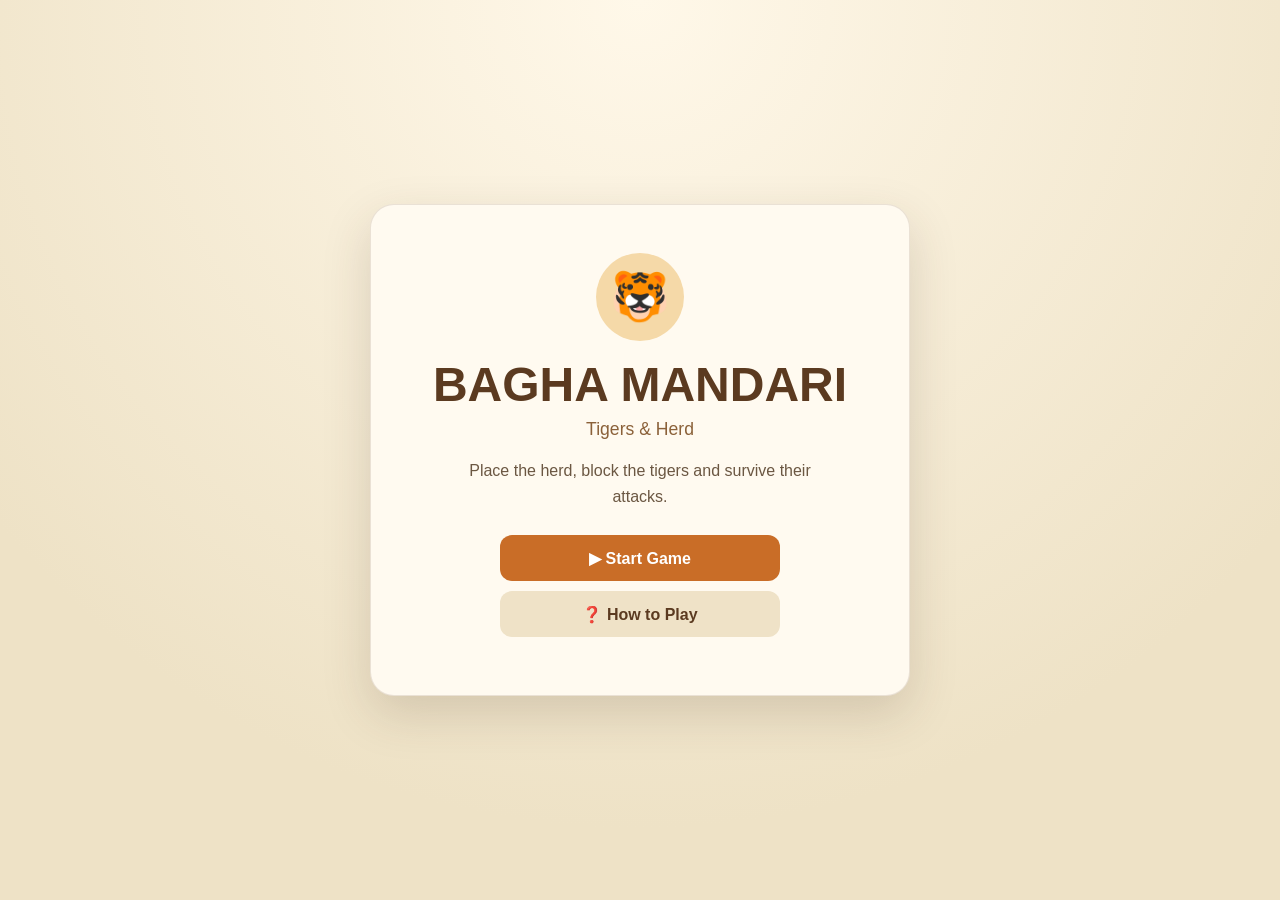
<file: Games/Bagha Mandari — Tigers & Herd/index.html>
<!DOCTYPE html>
<html lang="en">
<head>
    <meta charset="UTF-8">
    <meta name="viewport" content="width=device-width, initial-scale=1">
    <title>Bagha Mandari — Tigers &amp; Herd</title>
    <link rel="stylesheet" href="style.css">
</head>
<body>
    <main>
        <section id="homeScreen" class="screen home-screen">
            <div class="home-card">
                <div class="home-icon" aria-hidden="true">🐯</div>
                <h1>Bagha Mandari</h1>
                <p class="subtitle">Tigers &amp; Herd</p>
                <p class="intro">Place the herd, block the tigers and survive their attacks.</p>
                <button id="startSetupButton" class="button button-primary">▶ Start Game</button>
                <button id="howToPlayButton" class="button button-secondary">❓ How to Play</button>
            </div>
        </section>

        <section id="setupScreen" class="screen hidden">
            <div class="panel setup-panel">
                <h1>Game Setup</h1>

                <h2>Choose Your Side</h2>
                <div class="option-row">
                    <button class="choice-card side-choice selected" data-side="tiger" aria-pressed="true">
                        <span>🐯</span><strong>Tiger</strong>
                    </button>
                    <button class="choice-card side-choice" data-side="herd" aria-pressed="false">
                        <span>🐐</span><strong>Herd</strong>
                    </button>
                </div>

                <h2>Choose Piece Colour</h2>
                <div class="colour-row" aria-label="Choose piece colour">
                    <button class="colour-choice selected" data-colour="#d97827" style="--swatch:#d97827" aria-label="Orange" aria-pressed="true"></button>
                    <button class="colour-choice" data-colour="#3478b8" style="--swatch:#3478b8" aria-label="Blue" aria-pressed="false"></button>
                    <button class="colour-choice" data-colour="#43864b" style="--swatch:#43864b" aria-label="Green" aria-pressed="false"></button>
                    <button class="colour-choice" data-colour="#9b59a5" style="--swatch:#9b59a5" aria-label="Purple" aria-pressed="false"></button>
                </div>

                <div class="setup-actions">
                    <button id="setupBackButton" class="button button-secondary">← Back</button>
                    <button id="beginGameButton" class="button button-primary">▶ Start Game</button>
                </div>
            </div>
        </section>

        <section id="howToPlayScreen" class="screen hidden">
            <div class="panel instructions-panel">
                <h1>How to Play</h1>
                <ul>
                    <li>Herd places pieces on empty points. Once all 15 pieces are placed, the herd can move along the lines.</li>
                    <li>Tigers move along connected lines to empty points.</li>
                    <li>Tigers can jump over a herd piece to capture it when the next point is empty.</li>
                    <li>Tigers win after 6 captures.</li>
                    <li>The herd wins by blocking the tigers so they cannot make a legal move.</li>
                </ul>
                <button id="rulesBackButton" class="button button-secondary">← Back</button>
            </div>
        </section>

        <section id="gameScreen" class="screen game-screen hidden">
            <header class="game-header">
                <h1>🐯 Bagha Mandari</h1>
                <p class="subtitle">Tigers &amp; Herd</p>
                <div class="game-info">
                    <span id="turnText">Turn: Herd</span>
                    <span id="herdText">Herd placed: 0 / 15</span>
                    <span id="captureText">Captures: 0 / 6</span>
                </div>
            </header>

            <p id="statusMessage" class="status-message" aria-live="polite">Place a herd piece on an empty point.</p>
            <canvas id="gameCanvas" aria-label="Bagha Mandari game board"></canvas>

            <div class="game-actions">
                <button id="restartButton" class="button button-secondary">Restart Game</button>
                <button id="gameHomeButton" class="button button-secondary">Home</button>
            </div>
        </section>
    </main>

    <div id="gameOverScreen" class="modal hidden" role="dialog" aria-modal="true" aria-labelledby="winnerText">
        <div class="modal-card">
            <h2 id="winnerText">Game Over</h2>
            <p id="winnerMessage">The game has ended.</p>
            <div class="modal-actions">
                <button id="playAgainButton" class="button button-primary">Play Again</button>
                <button id="gameOverHomeButton" class="button button-secondary">Home</button>
            </div>
        </div>
    </div>

    <script src="game.js"></script>
</body>
</html>
</file>
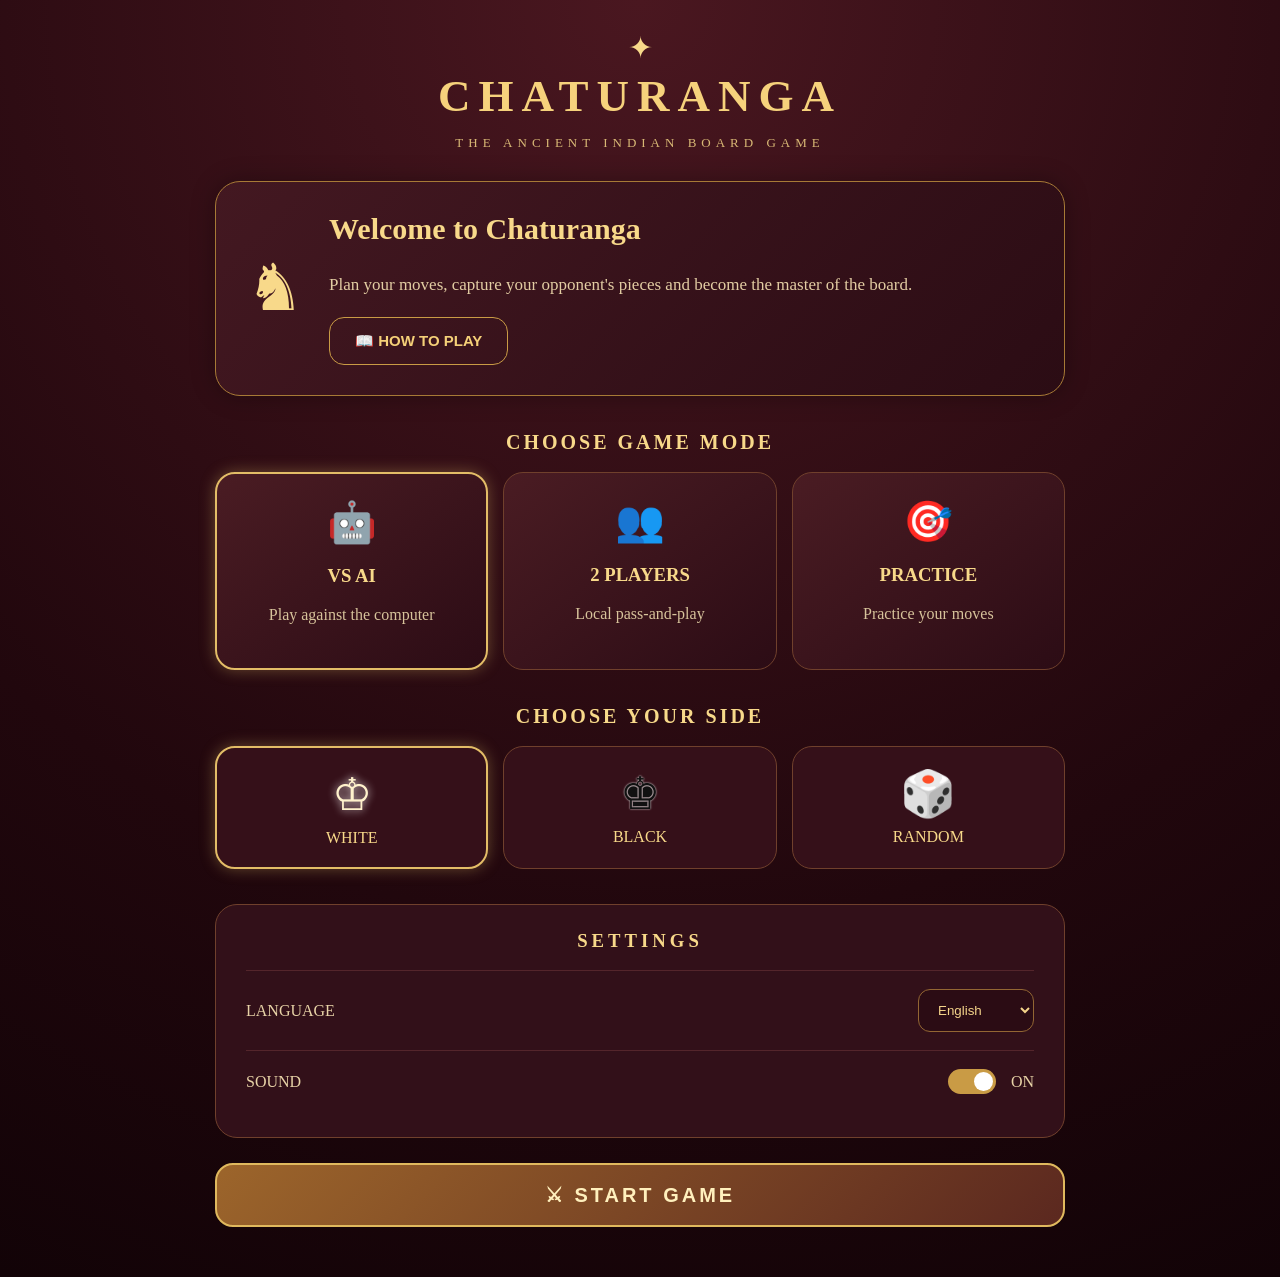
<file: Games/Chaturanga/index.html>
<!DOCTYPE html>
<html lang="en">

<head>
    <meta charset="UTF-8">

    <meta name="viewport"
          content="width=device-width, initial-scale=1.0">

    <title>Chaturanga</title>

    <link rel="stylesheet" href="style.css">
</head>

<body>

<div class="dashboard">

    <header>

        <div class="small-decoration">✦</div>

        <h1>CHATURANGA</h1>

        <p class="subtitle">
            THE ANCIENT INDIAN BOARD GAME
        </p>

    </header>


    <!-- WELCOME -->

    <section class="welcome-card">

        <div class="welcome-icon">
            ♞
        </div>

        <div>

            <h2>Welcome to Chaturanga</h2>

            <p>
                Plan your moves, capture your opponent's
                pieces and become the master of the board.
            </p>

            <button
                class="outline-button"
                onclick="showHowToPlay()">

                📖 HOW TO PLAY

            </button>

        </div>

    </section>


    <!-- GAME MODE -->

    <h3 class="section-title">
        CHOOSE GAME MODE
    </h3>

    <section class="cards">

        <div
            class="game-card selected"
            onclick="selectMode(this, 'AI')">

            <div class="card-icon">🤖</div>

            <h3>VS AI</h3>

            <p>Play against the computer</p>

        </div>


        <div
            class="game-card"
            onclick="selectMode(this, '2 Players')">

            <div class="card-icon">👥</div>

            <h3>2 PLAYERS</h3>

            <p>Local pass-and-play</p>

        </div>


        <div
            class="game-card"
            onclick="selectMode(this, 'Practice')">

            <div class="card-icon">🎯</div>

            <h3>PRACTICE</h3>

            <p>Practice your moves</p>

        </div>

    </section>


    <!-- SIDE -->

    <h3 class="section-title">
        CHOOSE YOUR SIDE
    </h3>

    <section class="side-cards">

        <div
            class="side-card selected"
            onclick="selectSide(this, 'White')">

            <div class="side-symbol white-piece">
                ♔
            </div>

            <span>WHITE</span>

        </div>


        <div
            class="side-card"
            onclick="selectSide(this, 'Black')">

            <div class="side-symbol black-piece">
                ♚
            </div>

            <span>BLACK</span>

        </div>


        <div
            class="side-card"
            onclick="selectSide(this, 'Random')">

            <div class="side-symbol">
                🎲
            </div>

            <span>RANDOM</span>

        </div>

    </section>


    <!-- SETTINGS -->

    <section class="settings">

        <h3>SETTINGS</h3>


        <div class="setting-row">

            <span>LANGUAGE</span>

            <select id="language">

                <option>English</option>
                <option>Hindi</option>

            </select>

        </div>


        <div class="setting-row">

            <span>SOUND</span>

            <label class="switch">

                <input
                    type="checkbox"
                    id="soundToggle"
                    checked>

                <span class="slider"></span>

            </label>

            <span id="soundText">ON</span>

        </div>

    </section>


    <!-- START -->

    <button
        class="start-button"
        onclick="startGame()">

        ⚔ START GAME

    </button>


    <!-- HOW TO PLAY POPUP -->

    <div
        id="howToPlay"
        class="popup">

        <div class="popup-box">

            <button
                class="close-button"
                onclick="closeHowToPlay()">

                ✕

            </button>

            <h2>HOW TO PLAY</h2>

            <p>1. Select your game mode.</p>

            <p>2. Choose your side.</p>

            <p>3. Select a piece on the board.</p>

            <p>4. Select a legal square to move.</p>

            <p>5. Capture opponent pieces.</p>

            <p>6. Protect your King.</p>

        </div>

    </div>

</div>


<!-- ================================= -->
<!-- DASHBOARD JAVASCRIPT -->
<!-- ================================= -->

<script>

let selectedMode = "AI";

let selectedSide = "White";


// SELECT GAME MODE

function selectMode(card, mode) {

    document
        .querySelectorAll(".game-card")
        .forEach(function(item) {

            item.classList.remove("selected");

        });

    card.classList.add("selected");

    selectedMode = mode;

}


// SELECT SIDE

function selectSide(card, side) {

    document
        .querySelectorAll(".side-card")
        .forEach(function(item) {

            item.classList.remove("selected");

        });

    card.classList.add("selected");

    selectedSide = side;

}


// HOW TO PLAY

function showHowToPlay() {

    document
        .getElementById("howToPlay")
        .classList.add("show");

}


function closeHowToPlay() {

    document
        .getElementById("howToPlay")
        .classList.remove("show");

}


// SOUND

document
    .getElementById("soundToggle")
    .addEventListener("change", function() {

        if (this.checked) {

            document
                .getElementById("soundText")
                .textContent = "ON";

        } else {

            document
                .getElementById("soundText")
                .textContent = "OFF";

        }

    });


// START GAME

function startGame() {

    localStorage.setItem(
        "gameMode",
        selectedMode
    );

    localStorage.setItem(
        "playerSide",
        selectedSide
    );

    window.location.href = "game.html";

}

</script>

</body>

</html>
</file>
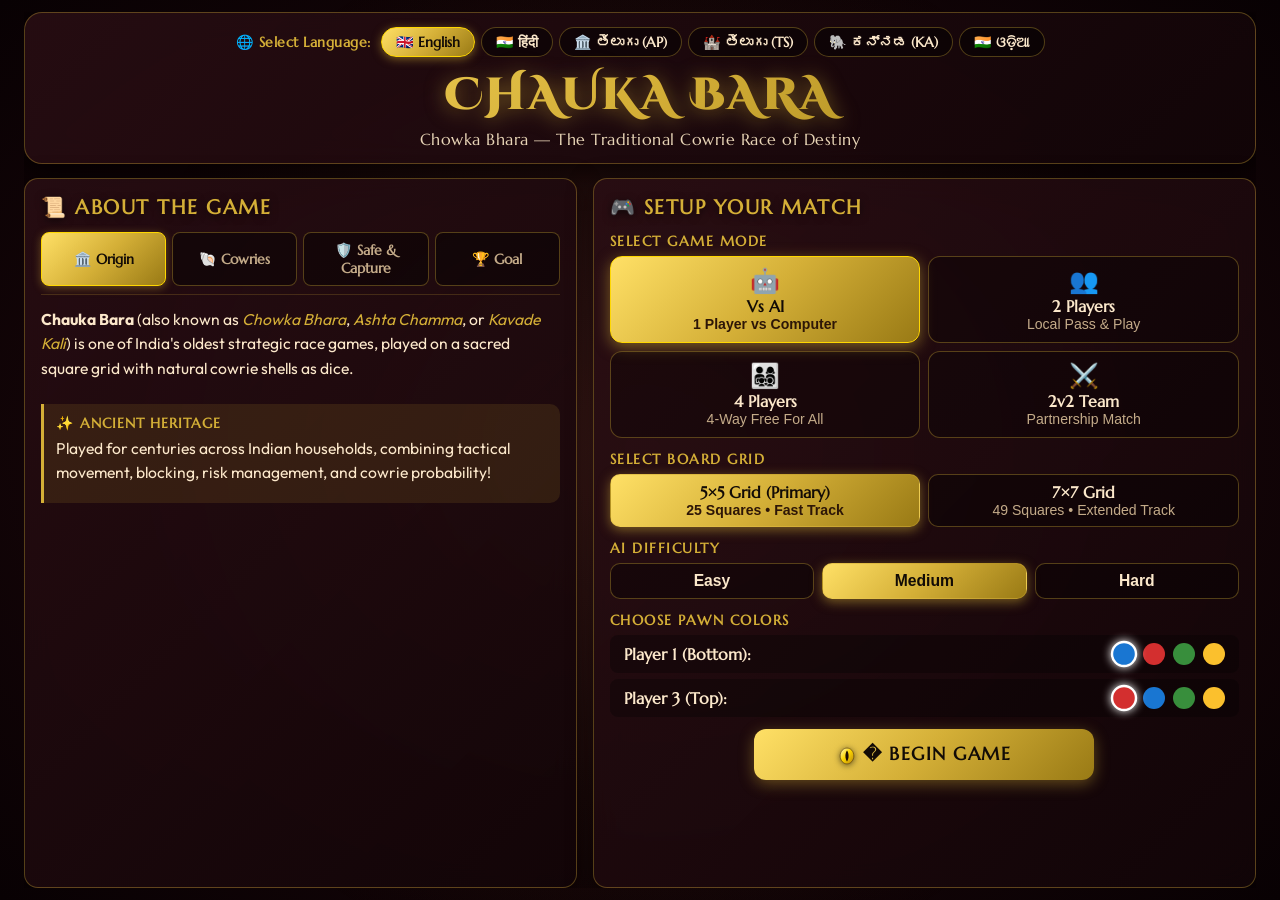
<file: Games/Chauka Bara/index.html>
<!DOCTYPE html>
<html lang="en">

<head>
    <meta charset="UTF-8">
    <meta name="viewport" content="width=device-width, initial-scale=1.0, maximum-scale=1.0, user-scalable=no, viewport-fit=cover">
    <meta name="theme-color" content="#1a0b0e">
    <meta name="mobile-web-app-capable" content="yes">
    <meta name="apple-mobile-web-app-capable" content="yes">
    <meta name="apple-mobile-web-app-status-bar-style" content="black-translucent">
    <link rel="manifest" href="manifest.json">
    <title>Chauka Bara — Ancient Heritage Cowrie Race Game</title>
    <link rel="stylesheet" href="style.css?v=90002">
    <link rel="preconnect" href="https://fonts.googleapis.com">
    <link rel="preconnect" href="https://fonts.gstatic.com" crossorigin>
    <link
        href="https://fonts.googleapis.com/css2?family=Cinzel+Decorative:wght@700;900&family=Marcellus&family=Outfit:wght@400;500;600;700;800;900&family=Yatra+One&display=swap"
        rel="stylesheet">
</head>

<body>
    <div class="app-container">

        <!-- ==================== PAGE 1: LANDING INTERFACE ==================== -->
        <div id="landing-page" class="page-view active-view">
            <header class="landing-header">
                <!-- Language Selector Bar in Main Menu -->
                <div class="lang-selector-bar">
                    <span class="lang-bar-label" id="lbl-select-lang">🌐 Language:</span>
                    <div class="lang-buttons">
                        <button class="lang-btn active" data-lang="en">🇬🇧 English</button>
                        <button class="lang-btn" data-lang="hi">🇮🇳 हिंदी</button>
                        <button class="lang-btn" data-lang="te_ap">🏛️ తెలుగు (AP)</button>
                        <button class="lang-btn" data-lang="te_ts">🏰 తెలుగు (TS)</button>
                        <button class="lang-btn" data-lang="kn">🐘 ಕನ್ನಡ (KA)</button>
                        <button class="lang-btn" data-lang="or">🇮🇳 ଓଡ଼ିଆ</button>
                    </div>
                </div>
                <h1 class="main-title" id="txt-main-title">CHAUKA BARA</h1>
                <p class="main-tagline" id="txt-main-tagline">Chowka Bhara — The Traditional Cowrie Race of Destiny</p>
            </header>

            <div class="landing-content">
                <!-- Interactive About the Game Card -->
                <div class="glass-card about-card">
                    <h2>📜 ABOUT THE GAME</h2>

                    <!-- Interactive Tab Navigation -->
                    <div class="about-tabs-nav">
                        <button class="about-tab-btn active" data-about-tab="about-origin">🏛️ Origin</button>
                        <button class="about-tab-btn" data-about-tab="about-cowrie">🐚 Cowries</button>
                        <button class="about-tab-btn" data-about-tab="about-rules">🛡️ Safe & Capture</button>
                        <button class="about-tab-btn" data-about-tab="about-goal">🏆 Goal</button>
                    </div>

                    <!-- Tab 1: Story & Origin -->
                    <div id="about-origin" class="about-tab-panel active">
                        <p>
                            <strong>Chauka Bara</strong> (also known as <em>Chowka Bhara</em>, <em>Ashta Chamma</em>, or
                            <em>Kavade Kali</em>) is one of India's oldest strategic race games, played on a sacred
                            square grid with natural cowrie shells as dice.
                        </p>
                        <div class="about-highlight-box">
                            <span class="highlight-title">✨ ANCIENT HERITAGE</span>
                            <p>Played for centuries across Indian households, combining tactical movement, blocking,
                                risk management, and cowrie probability!</p>
                        </div>
                    </div>

                    <!-- Tab 2: Cowrie Dice Scores -->
                    <div id="about-cowrie" class="about-tab-panel">
                        <p>Four natural cowrie shells are thrown on the square tray. Count the <strong>Mouth-Up</strong>
                            shells:</p>
                        <div class="about-cowrie-grid">
                            <div class="cowrie-score-pill">
                                <span class="c-val">4 Up = 4 Steps</span>
                                <span class="c-bonus">✨ Bonus Roll</span>
                            </div>
                            <div class="cowrie-score-pill">
                                <span class="c-val">0 Up = 8 Steps</span>
                                <span class="c-bonus">✨ Bonus Roll</span>
                            </div>
                            <div class="cowrie-score-pill">
                                <span class="c-val">1 Up = 1 Step</span>
                            </div>
                            <div class="cowrie-score-pill">
                                <span class="c-val">2 Up = 2 Steps</span>
                            </div>
                            <div class="cowrie-score-pill">
                                <span class="c-val">3 Up = 3 Steps</span>
                            </div>
                        </div>
                    </div>

                    <!-- Tab 3: Safe Squares & Captures -->
                    <div id="about-rules" class="about-tab-panel">
                        <div class="about-rule-item">
                            <span class="rule-icon">🛡️</span>
                            <div>
                                <strong>Safe Cross Squares (X):</strong>
                                <p>Squares with cross hatchings are sanctuaries. Multiple pawns from any player can
                                    share safe squares without risk.</p>
                            </div>
                        </div>
                        <div class="about-rule-item">
                            <span class="rule-icon">💥</span>
                            <div>
                                <strong>Capturing Pawns:</strong>
                                <p>Landing on an unprotected opponent pawn captures it, sending it back to start and
                                    earning a <strong>Bonus Roll</strong>!</p>
                            </div>
                        </div>
                    </div>

                    <!-- Tab 4: Winning Objective -->
                    <div id="about-goal" class="about-tab-panel">
                        <p>Tokens race counter-clockwise around outer rings before turning inward to the central
                            <strong>HOME</strong> house.
                        </p>
                        <div class="about-goal-banner">
                            <span>🏆 First player to get all 4 pawns inside HOME wins!</span>
                        </div>
                    </div>
                </div>

                <!-- Match Setup Card -->
                <div class="glass-card setup-main-card">
                    <h2>🎮 SETUP YOUR MATCH</h2>

                    <!-- Game Mode Selection -->
                    <div class="setup-group">
                        <label class="group-label">SELECT GAME MODE</label>
                        <div class="mode-grid">
                            <button class="mode-btn active" data-mode="vs_ai">
                                <span class="mode-icon">🤖</span>
                                <span class="mode-name">Vs AI</span>
                                <span class="mode-desc">1 Player vs Computer</span>
                            </button>
                            <button class="mode-btn" data-mode="pass_play_2">
                                <span class="mode-icon">👥</span>
                                <span class="mode-name">2 Players</span>
                                <span class="mode-desc">Local Pass & Play</span>
                            </button>
                            <button class="mode-btn" data-mode="pass_play_4">
                                <span class="mode-icon">👨‍👩‍👧‍👦</span>
                                <span class="mode-name">4 Players</span>
                                <span class="mode-desc">4-Way Free For All</span>
                            </button>
                            <button class="mode-btn" data-mode="partnership_2v2">
                                <span class="mode-icon">⚔️</span>
                                <span class="mode-name">2v2 Team</span>
                                <span class="mode-desc">Partnership Match</span>
                            </button>
                        </div>
                    </div>

                    <!-- Grid Variant Selection -->
                    <div class="setup-group">
                        <label class="group-label">SELECT BOARD GRID</label>
                        <div class="variant-selector">
                            <button class="variant-btn active" data-grid="5">
                                <span class="v-title">5×5 Grid (Primary)</span>
                                <span class="v-sub">25 Squares • Fast Track</span>
                            </button>
                            <button class="variant-btn" data-grid="7">
                                <span class="v-title">7×7 Grid</span>
                                <span class="v-sub">49 Squares • Extended Track</span>
                            </button>
                        </div>
                    </div>

                    <!-- AI Difficulty -->
                    <div class="setup-group" id="ai-diff-container">
                        <label class="group-label">AI DIFFICULTY</label>
                        <div class="diff-selector">
                            <button class="diff-btn" data-diff="easy">Easy</button>
                            <button class="diff-btn active" data-diff="medium">Medium</button>
                            <button class="diff-btn" data-diff="hard">Hard</button>
                        </div>
                    </div>

                    <!-- Pawn Color Customization (Supports 2 and 4 Player Modes) -->
                    <div class="setup-group">
                        <label class="group-label">CHOOSE PAWN COLORS</label>
                        <div class="color-picker-grid">
                            <div class="player-color-pick" data-player-row="0">
                                <span>Player 1 (Bottom):</span>
                                <div class="color-swatches" data-player="0">
                                    <div class="swatch blue active" data-color="blue"></div>
                                    <div class="swatch red" data-color="red"></div>
                                    <div class="swatch green" data-color="green"></div>
                                    <div class="swatch yellow" data-color="yellow"></div>
                                </div>
                            </div>
                            <div class="player-color-pick" data-player-row="1" style="display: none;">
                                <span>Player 2 (Left):</span>
                                <div class="color-swatches" data-player="1">
                                    <div class="swatch green active" data-color="green"></div>
                                    <div class="swatch red" data-color="red"></div>
                                    <div class="swatch blue" data-color="blue"></div>
                                    <div class="swatch yellow" data-color="yellow"></div>
                                </div>
                            </div>
                            <div class="player-color-pick" data-player-row="2">
                                <span>Player 3 (Top):</span>
                                <div class="color-swatches" data-player="2">
                                    <div class="swatch red active" data-color="red"></div>
                                    <div class="swatch blue" data-color="blue"></div>
                                    <div class="swatch green" data-color="green"></div>
                                    <div class="swatch yellow" data-color="yellow"></div>
                                </div>
                            </div>
                            <div class="player-color-pick" data-player-row="3" style="display: none;">
                                <span>Player 4 (Right):</span>
                                <div class="color-swatches" data-player="3">
                                    <div class="swatch yellow active" data-color="yellow"></div>
                                    <div class="swatch blue" data-color="blue"></div>
                                    <div class="swatch red" data-color="red"></div>
                                    <div class="swatch green" data-color="green"></div>
                                </div>
                            </div>
                        </div>
                    </div>

                    <!-- Center-Aligned Begin Game Action -->
                    <div class="begin-btn-container">
                        <button id="btn-begin-game" class="primary-btn begin-btn pulse-btn">
                            <svg class="theme-icon-svg cowrie-icon-svg" viewBox="0 0 24 24" width="22" height="22" style="margin-right: 8px;">
                                <defs>
                                    <linearGradient id="beginGoldGrad" x1="0%" y1="0%" x2="100%" y2="100%">
                                        <stop offset="0%" stop-color="#ffffff" />
                                        <stop offset="50%" stop-color="#ffd700" />
                                        <stop offset="100%" stop-color="#996515" />
                                    </linearGradient>
                                </defs>
                                <path d="M12 2.5C7.5 2.5 3.8 6.5 3.8 12c0 5 3.7 9.5 8.2 9.5s8.2-4.5 8.2-9.5c0-5.5-3.7-9.5-8.2-9.5z" fill="url(#beginGoldGrad)" stroke="#5c4010" stroke-width="0.8" />
                                <path d="M12 5.5c-1.3 2-1.9 4.2-1.9 6.5s0.6 4.5 1.9 6.5c1.3-2 1.9-4.2 1.9-6.5s-0.6-4.5-1.9-6.5z" fill="#200d05" />
                            </svg>
                            <span>BEGIN GAME</span>
                        </button>
                    </div>
                </div>
            </div>
        </div>


        <!-- ==================== PAGE 2: GAME BOARD INTERFACE ==================== -->
        <div id="game-page" class="page-view">
            <!-- Header -->
            <header class="app-header">
                <div class="header-left">
                    <button id="btn-back-menu" class="secondary-btn home-btn">
                        <svg class="theme-icon-svg menu-icon-svg" viewBox="0 0 24 24" width="18" height="18" style="margin-right: 6px;">
                            <defs>
                                <linearGradient id="menuGoldGrad1" x1="0%" y1="0%" x2="0%" y2="100%">
                                    <stop offset="0%" stop-color="#fff0a0" />
                                    <stop offset="50%" stop-color="#ffd700" />
                                    <stop offset="100%" stop-color="#b8860b" />
                                </linearGradient>
                            </defs>
                            <path d="M12 2.5L2 9.5h2.5V20a1 1 0 001 1h13a1 1 0 001-1V9.5H22L12 2.5zm0 3.8l5 3.7V19H7V10l5-3.7zM10.5 14h3v5h-3v-5z" fill="url(#menuGoldGrad1)" />
                            <circle cx="12" cy="7.2" r="1.1" fill="url(#menuGoldGrad1)" />
                        </svg>
                        <span>MAIN MENU</span>
                    </button>
                </div>
                <div class="logo-area center-title">
                    <h1>CHAUKA BARA</h1>
                    <span id="header-mode-badge" class="header-badge">5×5 CLASSIC GRID</span>
                </div>
                <div class="header-actions">
                    <button id="btn-pause" class="icon-btn theme-pause-btn" title="Pause Game">
                        <svg class="pause-icon-svg" viewBox="0 0 24 24" width="18" height="18">
                            <defs>
                                <linearGradient id="pauseGoldGrad" x1="0%" y1="0%" x2="0%" y2="100%">
                                    <stop offset="0%" stop-color="#fff0a0" />
                                    <stop offset="50%" stop-color="#ffd700" />
                                    <stop offset="100%" stop-color="#b8860b" />
                                </linearGradient>
                            </defs>
                            <rect x="5" y="3.5" width="4.5" height="17" rx="1.5" fill="url(#pauseGoldGrad)" />
                            <rect x="14.5" y="3.5" width="4.5" height="17" rx="1.5" fill="url(#pauseGoldGrad)" />
                        </svg>
                    </button>
                </div>
            </header>

            <!-- Main Game Layout -->
            <main class="game-layout">
                <!-- Left Panel: Square Cowrie Throw Box & Roll Number -->
                <aside class="side-panel left-panel">
                    <div class="glass-card dice-card square-dice-panel">
                        <h3>
                            <svg class="theme-icon-svg cowrie-icon-svg" viewBox="0 0 24 24" width="20" height="20" style="margin-right: 6px;">
                                <defs>
                                    <linearGradient id="trayGoldGrad" x1="0%" y1="0%" x2="100%" y2="100%">
                                        <stop offset="0%" stop-color="#fff5ca" />
                                        <stop offset="45%" stop-color="#ffd700" />
                                        <stop offset="100%" stop-color="#b8860b" />
                                    </linearGradient>
                                </defs>
                                <path d="M12 2.5C7.5 2.5 3.8 6.5 3.8 12c0 5 3.7 9.5 8.2 9.5s8.2-4.5 8.2-9.5c0-5.5-3.7-9.5-8.2-9.5z" fill="url(#trayGoldGrad)" stroke="#5c4010" stroke-width="0.8" />
                                <path d="M12 5.5c-1.3 2-1.9 4.2-1.9 6.5s0.6 4.5 1.9 6.5c1.3-2 1.9-4.2 1.9-6.5s-0.6-4.5-1.9-6.5z" fill="#200d05" />
                                <line x1="9" y1="9.5" x2="11.2" y2="9.5" stroke="url(#trayGoldGrad)" stroke-width="1.1" stroke-linecap="round" />
                                <line x1="8.8" y1="12" x2="11.2" y2="12" stroke="url(#trayGoldGrad)" stroke-width="1.1" stroke-linecap="round" />
                                <line x1="9" y1="14.5" x2="11.2" y2="14.5" stroke="url(#trayGoldGrad)" stroke-width="1.1" stroke-linecap="round" />
                                <line x1="12.8" y1="9.5" x2="15" y2="9.5" stroke="url(#trayGoldGrad)" stroke-width="1.1" stroke-linecap="round" />
                                <line x1="12.8" y1="12" x2="15.2" y2="12" stroke="url(#trayGoldGrad)" stroke-width="1.1" stroke-linecap="round" />
                                <line x1="12.8" y1="14.5" x2="15" y2="14.5" stroke="url(#trayGoldGrad)" stroke-width="1.1" stroke-linecap="round" />
                            </svg>
                            <span>COWRIE THROW TRAY</span>
                        </h3>
                        <div class="cowrie-container square-tray" id="cowrie-box">
                            <div class="cowrie-shell" id="shell-1"></div>
                            <div class="cowrie-shell" id="shell-2"></div>
                            <div class="cowrie-shell" id="shell-3"></div>
                            <div class="cowrie-shell" id="shell-4"></div>
                        </div>
                        <div class="roll-result" id="roll-result-display">
                            <span class="roll-value">-</span>
                            <span class="roll-label">Roll Result Steps</span>
                        </div>
                        <button id="btn-roll" class="primary-btn pulse-btn">
                            <svg class="theme-icon-svg cowrie-icon-svg" viewBox="0 0 24 24" width="20" height="20" style="margin-right: 6px;">
                                <defs>
                                    <linearGradient id="btnRollShellGrad" x1="0%" y1="0%" x2="100%" y2="100%">
                                        <stop offset="0%" stop-color="#fff5ca" />
                                        <stop offset="50%" stop-color="#ffd700" />
                                        <stop offset="100%" stop-color="#b8860b" />
                                    </linearGradient>
                                </defs>
                                <path d="M12 2.5C7.5 2.5 3.8 6.5 3.8 12c0 5 3.7 9.5 8.2 9.5s8.2-4.5 8.2-9.5c0-5.5-3.7-9.5-8.2-9.5z" fill="url(#btnRollShellGrad)" stroke="#5c4010" stroke-width="0.8" />
                                <path d="M12 5.5c-1.3 2-1.9 4.2-1.9 6.5s0.6 4.5 1.9 6.5c1.3-2 1.9-4.2 1.9-6.5s-0.6-4.5-1.9-6.5z" fill="#200d05" />
                                <line x1="9" y1="9.5" x2="11.2" y2="9.5" stroke="url(#btnRollShellGrad)" stroke-width="1.1" stroke-linecap="round" />
                                <line x1="8.8" y1="12" x2="11.2" y2="12" stroke="url(#btnRollShellGrad)" stroke-width="1.1" stroke-linecap="round" />
                                <line x1="9" y1="14.5" x2="11.2" y2="14.5" stroke="url(#btnRollShellGrad)" stroke-width="1.1" stroke-linecap="round" />
                                <line x1="12.8" y1="9.5" x2="15" y2="9.5" stroke="url(#btnRollShellGrad)" stroke-width="1.1" stroke-linecap="round" />
                                <line x1="12.8" y1="12" x2="15.2" y2="12" stroke="url(#btnRollShellGrad)" stroke-width="1.1" stroke-linecap="round" />
                                <line x1="12.8" y1="14.5" x2="15" y2="14.5" stroke="url(#btnRollShellGrad)" stroke-width="1.1" stroke-linecap="round" />
                            </svg>
                            <span>THROW COWRIES</span>
                        </button>
                    </div>
                </aside>

                <!-- Center: Board Canvas (Selected Grid, Larger, No Toggle Screen!) -->
                <section class="board-container">
                    <div class="wood-frame">
                        <!-- Antique Brass Filigree Corner Ornaments -->
                        <div class="brass-corner top-left"></div>
                        <div class="brass-corner top-right"></div>
                        <div class="brass-corner bottom-left"></div>
                        <div class="brass-corner bottom-right"></div>
                        <div id="board" class="board-grid board-5x5">
                            <!-- Cells dynamically rendered -->
                        </div>
                    </div>
                </section>

                <!-- Right Panel: Current Turn & Move Log -->
                <aside class="side-panel right-panel">
                    <div class="glass-card turn-card">
                        <h3>CURRENT TURN</h3>
                        <div id="active-player-display" class="player-badge p0-badge">
                            <span class="avatar-dot"></span>
                            <span id="active-player-name">Player 1</span>
                        </div>
                        <div id="turn-status-msg" class="status-msg">Roll the Cowrie Shells</div>
                    </div>

                    <div class="glass-card log-card">
                        <h3>MOVE LOG</h3>
                        <div id="move-log" class="log-content">
                            <p class="log-entry system">Match Started! All pawns placed in starting home houses.</p>
                        </div>
                    </div>
                </aside>
            </main>

            <!-- Floating Action Button for How to Play at Bottom Right -->
            <button id="btn-rules-fab" class="fab-rules-btn" title="How to Play Game">
                📜
            </button>
        </div>

        <!-- Interactive Visual Rules Modal for Newcomers -->
        <div id="modal-rules" class="modal">
            <div class="modal-content glass-card rules-modal-box">
                <span class="close-btn" id="close-rules">&times;</span>
                <div class="rules-modal-header">
                    <h2>📖 BEGINNER'S GUIDE TO CHAUKA BARA</h2>
                    <p class="rules-subtext">Learn the ancient heritage cowrie race in simple visual steps!</p>
                </div>

                <!-- Tab Navigation -->
                <div class="rules-tabs">
                    <button class="rules-tab-btn active" data-tab="tab-objective">🎯 Objective</button>
                    <button class="rules-tab-btn" data-tab="tab-scores">🐚 Cowrie Scores</button>
                    <button class="rules-tab-btn" data-tab="tab-safes">🛡️ Safe & Capture</button>
                    <button class="rules-tab-btn" data-tab="tab-tips">💡 Beginner Tips</button>
                </div>

                <!-- Tab 1: Objective & Track Flow -->
                <div id="tab-objective" class="rules-tab-panel active">
                    <div class="visual-card">
                        <div class="visual-badge">SPIRAL RACE TO HOME</div>
                        <p>Guide all <strong>4 pawns</strong> from your starting outer house, moving counter-clockwise
                            around the board, then spiraling inward into the <strong>Central Home (🏰)</strong>!</p>

                        <div class="track-flow-box">
                            <div class="flow-step">
                                <span class="step-num">1</span>
                                <span>Start House</span>
                            </div>
                            <span class="flow-arrow">➔</span>
                            <div class="flow-step">
                                <span class="step-num">2</span>
                                <span>Outer Ring</span>
                            </div>
                            <span class="flow-arrow">➔</span>
                            <div class="flow-step">
                                <span class="step-num">3</span>
                                <span>Inner Ring</span>
                            </div>
                            <span class="flow-arrow">➔</span>
                            <div class="flow-step home">
                                <span class="step-num">4</span>
                                <span>Central Home 🏰</span>
                            </div>
                        </div>
                    </div>
                </div>

                <!-- Tab 2: Cowrie Shell Scores -->
                <div id="tab-scores" class="rules-tab-panel">
                    <div class="cowrie-matrix">
                        <div class="score-card-row bonus">
                            <div class="shell-combo">
                                <span class="mini-shell down"></span>
                                <span class="mini-shell down"></span>
                                <span class="mini-shell down"></span>
                                <span class="mini-shell down"></span>
                            </div>
                            <div class="score-info">
                                <span class="score-num">8 STEPS</span>
                                <span class="score-desc">0 Mouth-Up (All Flat) • <strong class="gold-txt">+ BONUS
                                        THROW!</strong></span>
                            </div>
                        </div>

                        <div class="score-card-row">
                            <div class="shell-combo">
                                <span class="mini-shell up"></span>
                                <span class="mini-shell down"></span>
                                <span class="mini-shell down"></span>
                                <span class="mini-shell down"></span>
                            </div>
                            <div class="score-info">
                                <span class="score-num">1 STEP</span>
                                <span class="score-desc">1 Mouth-Up</span>
                            </div>
                        </div>

                        <div class="score-card-row">
                            <div class="shell-combo">
                                <span class="mini-shell up"></span>
                                <span class="mini-shell up"></span>
                                <span class="mini-shell down"></span>
                                <span class="mini-shell down"></span>
                            </div>
                            <div class="score-info">
                                <span class="score-num">2 STEPS</span>
                                <span class="score-desc">2 Mouth-Up</span>
                            </div>
                        </div>

                        <div class="score-card-row">
                            <div class="shell-combo">
                                <span class="mini-shell up"></span>
                                <span class="mini-shell up"></span>
                                <span class="mini-shell up"></span>
                                <span class="mini-shell down"></span>
                            </div>
                            <div class="score-info">
                                <span class="score-num">3 STEPS</span>
                                <span class="score-desc">3 Mouth-Up</span>
                            </div>
                        </div>

                        <div class="score-card-row bonus">
                            <div class="shell-combo">
                                <span class="mini-shell up"></span>
                                <span class="mini-shell up"></span>
                                <span class="mini-shell up"></span>
                                <span class="mini-shell up"></span>
                            </div>
                            <div class="score-info">
                                <span class="score-num">4 STEPS</span>
                                <span class="score-desc">4 Mouth-Up • <strong class="gold-txt">+ BONUS
                                        THROW!</strong></span>
                            </div>
                        </div>
                    </div>
                </div>

                <!-- Tab 3: Safe Squares vs Captures -->
                <div id="tab-safes" class="rules-tab-panel">
                    <div class="rules-grid-2col">
                        <div class="feature-box safe">
                            <div class="box-icon">🛡️ ✕</div>
                            <h4>Safe Havens (Cross Squares)</h4>
                            <p>Squares marked with a cross (✕) are <strong>100% Safe</strong>. Pawns resting here cannot
                                be captured, and multiple pawns can stack together safely.</p>
                        </div>
                        <div class="feature-box capture">
                            <div class="box-icon">⚔️ 💥</div>
                            <h4>Enemy Pawn Capture</h4>
                            <p>Landing on an opponent's pawn on an unmarked square <strong>captures it</strong>, sending
                                it back to start and granting you a <strong>Bonus Throw</strong>!</p>
                        </div>
                    </div>
                </div>

                <!-- Tab 4: Beginner Tips -->
                <div id="tab-tips" class="rules-tab-panel">
                    <div class="tips-list">
                        <div class="tip-item">
                            <span class="tip-icon">🌟</span>
                            <div><strong>Golden Rule 1:</strong> Always seek shelter in Safe Squares (✕) if an enemy
                                pawn is lurking behind you!</div>
                        </div>
                        <div class="tip-item">
                            <span class="tip-icon">🎲</span>
                            <div><strong>Golden Rule 2:</strong> Rolling an 8 or 4 awards a Bonus Throw — roll again
                                before selecting which pawn to move!</div>
                        </div>
                        <div class="tip-item">
                            <span class="tip-icon">🏆</span>
                            <div><strong>Golden Rule 3:</strong> Capturing an opponent grants an extra roll — aggressive
                                play pays off!</div>
                        </div>
                    </div>
                </div>

            </div>
        </div>

        <!-- Pause Modal -->
        <div id="modal-pause" class="modal">
            <div class="modal-content glass-card pause-modal-box">
                <h2 id="pause-title">⏸️ GAME PAUSED</h2>
                <p id="pause-subtext">Take a breather or adjust match settings!</p>
                <div class="lang-selector-bar pause-lang-bar">
                    <span class="lang-bar-label" id="lbl-pause-lang">🌐 Language:</span>
                    <div class="lang-buttons">
                        <button class="lang-btn active" data-lang="en">🇬🇧 English</button>
                        <button class="lang-btn" data-lang="hi">🇮🇳 हिंदी</button>
                        <button class="lang-btn" data-lang="te_ap">🏛️ తెలుగు (AP)</button>
                        <button class="lang-btn" data-lang="te_ts">🏰 తెలుగు (TS)</button>
                        <button class="lang-btn" data-lang="kn">🐘 ಕನ್ನಡ (KA)</button>
                        <button class="lang-btn" data-lang="or">🇮🇳 ଓଡ଼ିଆ</button>
                    </div>
                </div>
                <div class="pause-actions">
                    <button id="btn-resume-game" class="primary-btn pulse-btn">
                        <svg class="theme-icon-svg" viewBox="0 0 24 24" width="18" height="18" style="margin-right: 6px;">
                            <defs><linearGradient id="pGrad1" x1="0%" y1="0%" x2="0%" y2="100%"><stop offset="0%" stop-color="#fff0a0"/><stop offset="100%" stop-color="#b8860b"/></linearGradient></defs>
                            <path d="M8 5v14l11-7z" fill="url(#pGrad1)"/>
                        </svg>
                        <span>RESUME GAME</span>
                    </button>
                    <button id="btn-restart-pause" class="secondary-btn">
                        <svg class="theme-icon-svg" viewBox="0 0 24 24" width="18" height="18" style="margin-right: 6px;">
                            <defs><linearGradient id="rGrad1" x1="0%" y1="0%" x2="0%" y2="100%"><stop offset="0%" stop-color="#fff0a0"/><stop offset="100%" stop-color="#b8860b"/></linearGradient></defs>
                            <path d="M17.65 6.35A7.958 7.958 0 0012 4c-4.42 0-7.99 3.58-7.99 8s3.57 8 7.99 8c3.73 0 6.84-2.55 7.73-6h-2.08A5.99 5.99 0 0112 18c-3.31 0-6-2.69-6-6s2.69-6 6-6c1.66 0 3.14.69 4.22 1.78L13 11h7V4l-2.35 2.35z" fill="url(#rGrad1)"/>
                        </svg>
                        <span>RESTART MATCH</span>
                    </button>
                    <button id="btn-menu-pause" class="secondary-btn">
                        <svg class="theme-icon-svg menu-icon-svg" viewBox="0 0 24 24" width="18" height="18" style="margin-right: 6px;">
                            <defs><linearGradient id="mGrad2" x1="0%" y1="0%" x2="0%" y2="100%"><stop offset="0%" stop-color="#fff0a0"/><stop offset="100%" stop-color="#b8860b"/></linearGradient></defs>
                            <path d="M12 2.5L2 9.5h2.5V20a1 1 0 001 1h13a1 1 0 001-1V9.5H22L12 2.5zm0 3.8l5 3.7V19H7V10l5-3.7zM10.5 14h3v5h-3v-5z" fill="url(#mGrad2)"/>
                            <circle cx="12" cy="7.2" r="1.1" fill="url(#mGrad2)"/>
                        </svg>
                        <span>QUIT TO MAIN MENU</span>
                    </button>
                </div>
            </div>
        </div>

        <!-- Victory Modal -->
        <div id="modal-victory" class="modal">
            <div class="modal-content glass-card victory-card">
                <h1 id="victory-title">🎉 VICTORY! 🎉</h1>
                <p id="victory-msg">Player 1 wins the match!</p>
                <button id="btn-victory-restart" class="primary-btn">PLAY AGAIN</button>
            </div>
        </div>

    </div>

    <script src="game.js?v=90001"></script>
    <script>
        if ('serviceWorker' in navigator) {
            window.addEventListener('load', () => {
                navigator.serviceWorker.register('./sw.js').catch(() => {});
            });
        }
    </script>
</body>

</html>
</file>
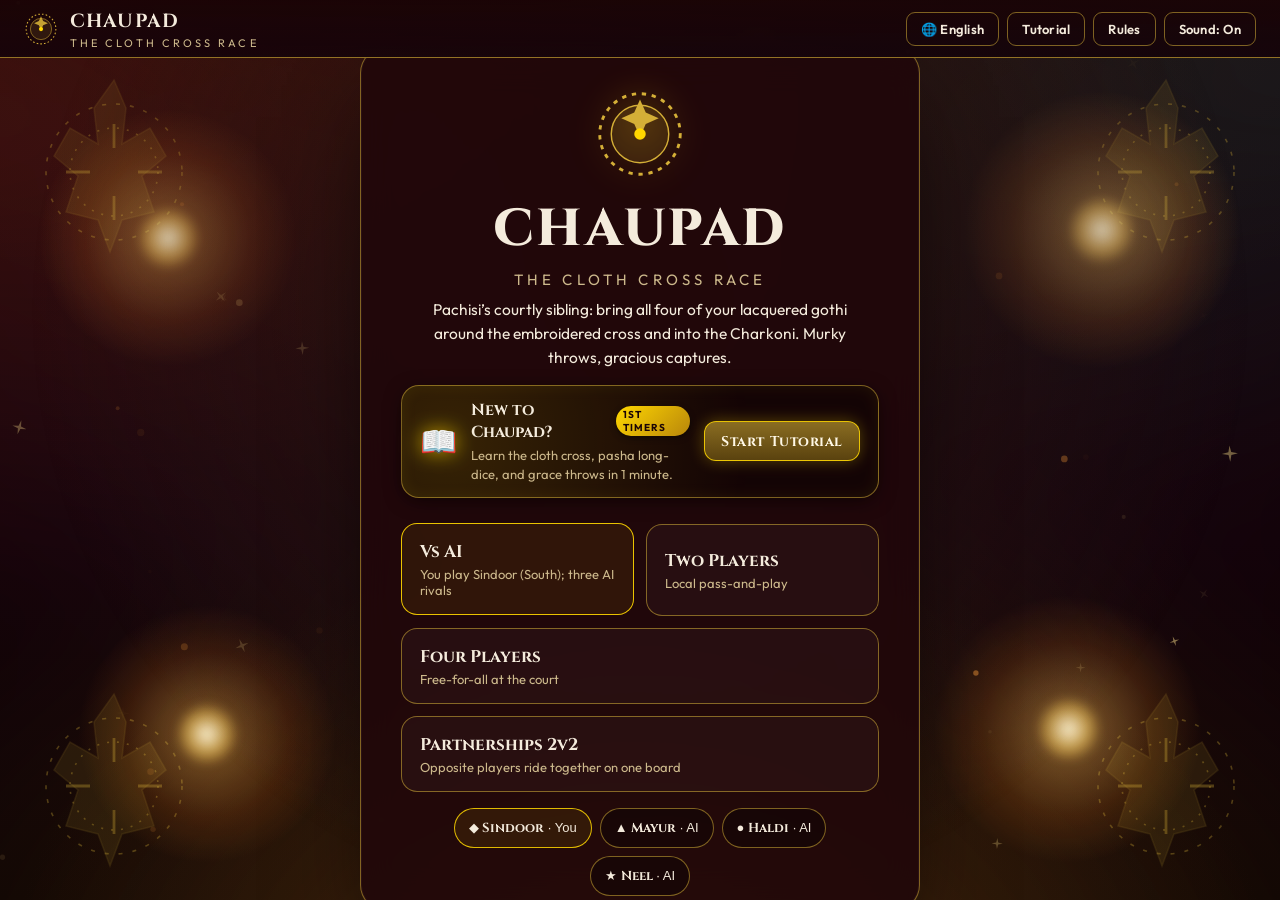
<file: Games/Chaupad (Source File)/index.html>
<!doctype html>
<html lang="en">
<head>
<meta charset="utf-8" />
<meta name="viewport" content="width=device-width, initial-scale=1, viewport-fit=cover" />
<meta name="description" content="Chaupad (Chaupar) — the cloth cross race, a playable heritage board-game prototype in a Mughal-Rajput courtly zardozi art direction." />
<title>Chaupad — The Cloth Cross Race</title>
<link rel="preconnect" href="https://fonts.googleapis.com" />
<link rel="preconnect" href="https://fonts.gstatic.com" crossorigin />
<link href="https://fonts.googleapis.com/css2?family=Cinzel:wght@400;600;700;800&family=Outfit:wght@300;400;500;600;700&family=Noto+Sans+Devanagari:wght@400;600;700&family=Noto+Sans+Oriya:wght@400;600;700&display=swap" rel="stylesheet" />
<style>
/* OD-LAYOUT-PRIMITIVES v1 — structure only: display, flex/grid, overflow, wrapping, ratio.
   Put this @layer first; product CSS outside the layer always wins. */
@layer od-layout {
  :where(.od-stack,.od-row,.od-row-top,.od-cluster,.od-grid,.od-field,.od-stat,.od-cell,.od-tile) > :where(*) { min-width: 0; }
  .od-stack   { display: flex; flex-direction: column; gap: var(--od-gap, 8px); }
  .od-row     { display: flex; align-items: center; gap: var(--od-gap, 8px); }
  .od-row-top { display: flex; align-items: flex-start; gap: var(--od-gap, 8px); }
  .od-cluster { display: flex; flex-wrap: wrap; align-items: center; gap: var(--od-gap, 8px); }
  .od-fill    { flex: 1 1 0; min-width: 0; }
  .od-fixed   { flex: none; }
  .od-grid    { display: grid; gap: var(--od-gap, 12px); grid-template-columns: repeat(var(--od-cols, 3), minmax(0, 1fr)); }
  .od-stat, .od-field, .od-cell { display: grid; gap: var(--od-gap, 2px); }
  :where(.od-stat,.od-field,.od-cell) > :where(*) { display: block; }
  .od-tile { display: grid; grid-template-rows: auto 1fr; }
  :where(.od-tile) > :where(*) { display: block; }
  .od-media { display: block; width: 100%; height: auto; aspect-ratio: var(--od-ratio, auto); }
  .od-media-cover { object-fit: cover; }
  .od-truncate { display: block; max-width: 100%; overflow: hidden; white-space: nowrap; text-overflow: ellipsis; }
  .od-clamp-2, .od-clamp-3 { display: -webkit-box; -webkit-box-orient: vertical; overflow: hidden; overflow-wrap: anywhere; }
  .od-clamp-2 { -webkit-line-clamp: 2; }
  .od-clamp-3 { -webkit-line-clamp: 3; }
  .od-lines-2 { min-height: calc(2 * 1.4em); }
  .od-nowrap  { white-space: nowrap; }
  .od-keep    { word-break: keep-all; overflow-wrap: anywhere; }
  .od-screen { display: grid; grid-template-rows: auto minmax(0, 1fr) auto; height: 100%; }
  .od-scroll { overflow-y: auto; overscroll-behavior: contain; min-height: 0; }
  .od-rail { display: flex; gap: var(--od-gap, 8px); overflow-x: auto; scroll-snap-type: x proximity; scrollbar-width: none;
             padding-inline: var(--od-rail-pad, 16px); scroll-padding-inline: var(--od-rail-pad, 16px); }
  .od-rail::-webkit-scrollbar { display: none; }
  :where(.od-rail) > :where(*) { flex: none; scroll-snap-align: start; }
  :where(.od-rail) > :where(:last-child) { margin-inline-end: var(--od-rail-pad, 16px); }
  .od-spacer { flex: none; visibility: hidden; pointer-events: none; }
  .od-touch  { min-width: 44px; min-height: 44px; }
}
/* /OD-LAYOUT-PRIMITIVES v1 */

/* ============ theme tokens ============ */
:root {
  --velvet: #14030a;
  --velvet2: #1A0406;
  --teak: #2D120A;
  --zari: #D4AF37;
  --zariH: #FFD700;
  --zariD: #8a6d22;
  --ivory: #FAECDA;
  --wheat: #EBD2A6;
  --stitch: #8B5A2B;
  --ink: #F4EBDC;
  --inkD: #cdb98c;
  --p1: #C8402F;
  --p2: #10727F;
  --p3: #E8A317;
  --p4: #2F4B7C;
  --glass: rgba(32, 7, 10, 0.85);
  --glass-line: 1px solid rgba(212, 175, 55, 0.55);
  --gold-line: 1px solid rgba(212, 175, 55, 0.65);
  --cell: 34px;
  --ts: calc(var(--cell) * 0.56);
  --pad: calc(var(--cell) * 2.2);
  --serif: 'Cinzel', 'Noto Sans Devanagari', 'Noto Sans Oriya', Georgia, 'Times New Roman', serif;
  --sans: 'Outfit', 'Noto Sans Devanagari', 'Noto Sans Oriya', 'Nirmala UI', -apple-system, BlinkMacSystemFont, 'Segoe UI', system-ui, sans-serif;
}

* { box-sizing: border-box; margin: 0; padding: 0; }
html, body { height: 100%; }
body {
  font-family: var(--sans);
  color: var(--ink);
  background:
    radial-gradient(130% 100% at 50% -10%, rgba(45, 18, 10, 0.9), transparent 55%),
    radial-gradient(90% 90% at 50% 110%, rgba(120, 60, 26, 0.35), transparent 55%),
    linear-gradient(180deg, var(--velvet2) 0%, var(--velvet) 60%, #0a0204 100%);
  overflow: hidden;
  -webkit-font-smoothing: antialiased;
  text-rendering: optimizeLegibility;
}

/* ============ ambient stage ============ */
#stage { position: fixed; inset: 0; overflow: hidden; pointer-events: none; z-index: 0; }
#stage::before {
  content: "";
  position: absolute;
  inset: -25%;
  background:
    radial-gradient(ellipse 65% 55% at 15% 25%, rgba(200, 64, 47, 0.2) 0%, transparent 68%),
    radial-gradient(ellipse 60% 50% at 85% 20%, rgba(16, 114, 127, 0.18) 0%, transparent 68%),
    radial-gradient(ellipse 70% 60% at 50% 90%, rgba(232, 163, 23, 0.16) 0%, transparent 68%),
    radial-gradient(ellipse 55% 55% at 50% 45%, rgba(47, 75, 124, 0.16) 0%, transparent 65%);
  filter: blur(48px);
  animation: velvetAurora 24s ease-in-out infinite alternate;
  pointer-events: none;
}
@keyframes velvetAurora {
  0% { transform: scale(1) rotate(0deg); opacity: 0.72; }
  35% { transform: scale(1.08) rotate(3deg) translate(2%, -1.5%); opacity: 0.95; }
  70% { transform: scale(0.95) rotate(-2.5deg) translate(-2%, 2%); opacity: 0.8; }
  100% { transform: scale(1.04) rotate(1.5deg) translate(1%, 1%); opacity: 0.98; }
}
#dust { position: fixed; inset: 0; z-index: 1; pointer-events: none; }
.diya {
  position: absolute;
  border-radius: 50%;
  mix-blend-mode: screen;
  pointer-events: none;
}
.diya::after {
  content: "";
  position: absolute;
  inset: 38%;
  border-radius: 50%;
  background: radial-gradient(circle, rgba(255, 245, 215, 0.95) 0%, rgba(255, 205, 90, 0.5) 45%, transparent 72%);
  filter: blur(5px);
  animation: diyaCore 2s ease-in-out infinite alternate;
}
@keyframes diyaCore {
  0% { transform: scale(0.9) translate(-1px, 1px); opacity: 0.8; }
  100% { transform: scale(1.12) translate(1px, -1px); opacity: 1; filter: blur(4px); }
}
.diya.d1 {
  left: 3%; top: 12%; width: 260px; height: 260px;
  background: radial-gradient(circle, rgba(255, 190, 85, 0.46) 0%, rgba(255, 130, 30, 0.15) 45%, transparent 70%);
  animation: flicker1 3.5s ease-in-out infinite;
}
.diya.d2 {
  right: 3%; top: 10%; width: 280px; height: 280px;
  background: radial-gradient(circle, rgba(255, 195, 95, 0.48) 0%, rgba(255, 140, 35, 0.16) 45%, transparent 70%);
  animation: flicker2 4.2s ease-in-out infinite 0.8s;
}
.diya.d3 {
  left: 6%; bottom: 4%; width: 260px; height: 260px;
  background: radial-gradient(circle, rgba(255, 185, 80, 0.44) 0%, rgba(255, 125, 25, 0.14) 45%, transparent 70%);
  animation: flicker1 3.8s ease-in-out infinite 1.5s;
}
.diya.d4 {
  right: 6%; bottom: 4%; width: 270px; height: 270px;
  background: radial-gradient(circle, rgba(255, 190, 90, 0.45) 0%, rgba(255, 135, 30, 0.15) 45%, transparent 70%);
  animation: flicker2 4.0s ease-in-out infinite 2.2s;
}
@keyframes flicker1 {
  0%, 100% { opacity: 0.88; transform: scale(1); }
  24% { opacity: 0.62; transform: scale(0.97) translateY(2px); }
  42% { opacity: 0.98; transform: scale(1.03) translateY(-1px); }
  60% { opacity: 0.72; transform: scale(0.98); }
  78% { opacity: 0.94; transform: scale(1.01); }
}
@keyframes flicker2 {
  0%, 100% { opacity: 0.9; transform: scale(1); }
  18% { opacity: 0.68; transform: scale(0.96) translateX(-2px); }
  36% { opacity: 1; transform: scale(1.04) translateY(-2px); }
  54% { opacity: 0.75; transform: scale(0.99); }
  82% { opacity: 0.92; transform: scale(1.02) translateX(1px); }
}
.filigree {
  position: absolute;
  width: 200px; height: 200px;
  color: rgba(212, 175, 55, 0.32);
  pointer-events: none;
  animation: filigreeBreathe 18s ease-in-out infinite alternate;
}
.filigree svg { width: 100%; height: 100%; }
.fs { left: 14px; top: 72px; }
.fe { right: 14px; top: 72px; animation-name: filigreeBreatheFe; }
.fs-b { left: 14px; bottom: 14px; animation-name: filigreeBreatheFsB; }
.fe-b { right: 14px; bottom: 14px; animation-name: filigreeBreatheFeB; }
@keyframes filigreeBreathe {
  0% { opacity: 0.32; transform: scale(1); }
  50% { opacity: 0.58; transform: scale(1.03); filter: drop-shadow(0 0 12px rgba(255, 215, 0, 0.28)); }
  100% { opacity: 0.36; transform: scale(1); }
}
@keyframes filigreeBreatheFe {
  0% { opacity: 0.32; transform: scaleX(-1) scale(1); }
  50% { opacity: 0.58; transform: scaleX(-1) scale(1.03); filter: drop-shadow(0 0 12px rgba(255, 215, 0, 0.28)); }
  100% { opacity: 0.36; transform: scaleX(-1) scale(1); }
}
@keyframes filigreeBreatheFsB {
  0% { opacity: 0.32; transform: scaleY(-1) scale(1); }
  50% { opacity: 0.58; transform: scaleY(-1) scale(1.03); filter: drop-shadow(0 0 12px rgba(255, 215, 0, 0.28)); }
  100% { opacity: 0.36; transform: scaleY(-1) scale(1); }
}
@keyframes filigreeBreatheFeB {
  0% { opacity: 0.32; transform: scale(-1, -1) scale(1); }
  50% { opacity: 0.58; transform: scale(-1, -1) scale(1.03); filter: drop-shadow(0 0 12px rgba(255, 215, 0, 0.28)); }
  100% { opacity: 0.36; transform: scale(-1, -1) scale(1); }
}

/* ============ shell ============ */
#shell { position: relative; z-index: 2; height: 100%; display: grid; grid-template-rows: 58px minmax(0, 1fr); }
#topbar {
  display: flex; align-items: center; gap: 14px;
  padding: 0 clamp(12px, 3vw, 24px);
  height: 58px;
  min-height: 58px;
  border-bottom: var(--gold-line);
  background: linear-gradient(180deg, rgba(26, 4, 6, 0.95), rgba(20, 3, 10, 0.88));
  backdrop-filter: blur(10px);
  -webkit-backdrop-filter: blur(10px);
  box-sizing: border-box;
}
.brand { display: flex; align-items: center; gap: 12px; flex: none; }
.brand .crest { width: 34px; height: 34px; }
.brand .t { font-family: var(--serif); font-weight: 700; font-size: 19px; letter-spacing: 0.06em; color: var(--ink); white-space: nowrap; }
.brand .t em { color: var(--zariH); font-style: normal; text-shadow: 0 0 14px rgba(255, 215, 0, 0.45); }
.brand .st { font-size: 11px; letter-spacing: 0.28em; text-transform: uppercase; color: var(--inkD); margin-top: 2px; white-space: nowrap; }
#topbar .spacer { flex: 1 1 auto; }
#topbar .top-actions,
#topbar #top-actions,
#top-actions {
  display: flex !important;
  flex-direction: row !important;
  flex-wrap: nowrap !important;
  align-items: center !important;
  gap: 8px !important;
  margin: 0 !important;
  margin-left: auto !important;
}
#top-actions .btn {
  margin: 0 !important;
  white-space: nowrap !important;
  min-height: 34px !important;
  height: 34px !important;
  padding: 0 14px !important;
  font-size: 13px !important;
  line-height: 32px !important;
  border-radius: 9px !important;
}

/* ============ buttons ============ */
.btn {
  font-family: var(--sans); font-weight: 600; font-size: 14.5px;
  color: var(--ink);
  background: linear-gradient(180deg, rgba(58, 24, 14, 0.9), rgba(30, 10, 8, 0.9));
  border: var(--glass-line);
  border-radius: 12px;
  padding: 10px 18px;
  min-height: 44px;
  cursor: pointer;
  transition: transform 0.15s ease-out, box-shadow 0.15s ease-out, border-color 0.15s ease-out, background 0.15s ease-out;
  letter-spacing: 0.02em;
}
.btn:hover { transform: translateY(-1px); box-shadow: 0 6px 18px -8px rgba(255, 215, 0, 0.35); border-color: rgba(255, 215, 0, 0.8); }
.btn:focus-visible { outline: 2px solid var(--zariH); outline-offset: 2px; }
.btn:disabled { opacity: 0.42; cursor: not-allowed; transform: none; box-shadow: none; }
.btn.primary {
  background: linear-gradient(180deg, #8a6d22, #5d4513 55%, #3f2d0c);
  border-color: rgba(255, 215, 0, 0.75);
  color: #fff6e0;
  box-shadow: 0 0 22px rgba(255, 215, 0, 0.18), inset 0 1px 0 rgba(255, 255, 255, 0.18);
}
.btn.primary:hover { box-shadow: 0 0 30px rgba(255, 215, 0, 0.34), inset 0 1px 0 rgba(255, 255, 255, 0.2); }
.btn.ghost { background: transparent; }
.btn.sm { padding: 7px 12px; min-height: 38px; font-size: 13px; }

/* ============ screen containers & hidden fix ============ */
[hidden] { display: none !important; }

#app {
  position: relative;
  width: 100%;
  height: 100%;
  min-height: 0;
  overflow: hidden;
}

/* ============ menu screen ============ */
#screen-menu {
  position: absolute;
  inset: 0;
  z-index: 20;
  display: grid;
  place-items: center;
  overflow-y: auto;
  padding: 16px;
  background: radial-gradient(circle at 50% 30%, rgba(45, 18, 10, 0.85), transparent 70%);
}
#screen-menu[hidden] { display: none !important; }

.menu-card {
  width: min(560px, 96vw);
  max-height: 96vh;
  overflow-y: auto;
  padding: clamp(24px, 3.5vw, 40px);
  border-radius: 26px;
  border: var(--glass-line);
  background: var(--glass);
  backdrop-filter: blur(16px);
  -webkit-backdrop-filter: blur(16px);
  box-shadow: 0 40px 90px -30px rgba(0, 0, 0, 0.9), inset 0 0 0 1px rgba(255, 255, 255, 0.04);
  text-align: center;
  position: relative;
}
.menu-crest { width: 92px; height: 92px; margin: 0 auto 10px; filter: drop-shadow(0 0 18px rgba(255, 215, 0, 0.4)); }
.menu-card h1 { font-family: var(--serif); font-weight: 800; font-size: clamp(34px, 5.5vw, 52px); letter-spacing: 0.05em; }
.menu-card h1 .d { color: var(--zariH); text-shadow: 0 0 24px rgba(255, 215, 0, 0.5); }
.menu-card .sub { color: var(--inkD); font-size: 15px; letter-spacing: 0.28em; text-transform: uppercase; margin: 6px 0 4px; }
.menu-card .line { font-size: 15.5px; color: var(--ink); max-width: 46ch; margin: 8px auto 0; line-height: 1.55; }
.menu-card .cultural { font-size: 13.5px; color: var(--inkD); margin-top: 10px; line-height: 1.5; }
.mode-grid { display: grid; grid-template-columns: repeat(2, minmax(0, 1fr)); gap: 12px; margin: 26px 0 16px; text-align: left; }
.mode-btn {
  position: relative;
  padding: 16px 18px;
  border-radius: 16px;
  border: var(--glass-line);
  background: rgba(255, 255, 255, 0.03);
  cursor: pointer;
  color: var(--ink);
  text-align: left;
  transition: transform 0.15s ease-out, border-color 0.15s ease-out, background 0.15s ease-out;
  font-family: var(--sans);
}
.mode-btn .m { font-family: var(--serif); font-weight: 700; font-size: 17px; display: block; }
.mode-btn .s { font-size: 13px; color: var(--inkD); display: block; margin-top: 3px; }
.mode-btn.lg { grid-column: 1 / -1; }
.mode-btn:hover, .mode-btn.cur { border-color: rgba(255, 215, 0, 0.9); background: rgba(255, 215, 0, 0.07); transform: translateY(-1px); }
.mode-btn:focus-visible { outline: 2px solid var(--zariH); outline-offset: 2px; }
.opts { display: grid; grid-template-columns: repeat(auto-fit, minmax(130px, 1fr)); gap: 12px; margin: 14px 0 18px; }
.opt { text-align: left; }
.opt label { font-size: 13px; letter-spacing: 0.1em; text-transform: uppercase; color: var(--inkD); display: block; margin-bottom: 6px; }
.opt select, .opt input { width: 100%; }
.fld {
  font-family: var(--sans); font-size: 14.5px; color: var(--ink);
  background: rgba(0, 0, 0, 0.35);
  border: var(--glass-line); border-radius: 10px;
  padding: 9px 12px; min-height: 44px;
}
.fld:focus-visible { outline: 2px solid var(--zariH); outline-offset: 1px; }
.opt .chk { display: flex; align-items: center; gap: 10px; min-height: 44px; cursor: pointer; }
.opt .chk input { width: 18px; height: 18px; accent-color: var(--zari); }
.opt .chk span { font-size: 14.5px; }
.seatrow { display: flex; gap: 8px; justify-content: center; flex-wrap: wrap; margin: 6px 0 4px; }
.seat {
  border: var(--glass-line); background: rgba(0, 0, 0, 0.3);
  border-radius: 999px; padding: 8px 14px; min-height: 40px;
  font-size: 13px; cursor: pointer; color: var(--ink);
  transition: border-color 0.15s, background 0.15s;
}
.seat b { font-family: var(--serif); }
.seat:focus-visible { outline: 2px solid var(--zariH); }
.seat[data-human="1"] { border-color: rgba(255, 215, 0, 0.85); background: rgba(255, 215, 0, 0.08); }
.btn.start { width: 100%; padding: 15px; font-size: 16px; font-family: var(--serif); font-weight: 700; letter-spacing: 0.1em; }
.menu-foot { margin-top: 14px; font-size: 12.5px; color: var(--inkD); }

/* ============ game layout ============ */
#screen-game {
  position: absolute;
  inset: 0;
  z-index: 10;
  display: flex;
  gap: 14px;
  padding: 10px clamp(8px, 1.2vw, 16px) 12px;
  align-items: stretch;
  min-height: 0;
  overflow: hidden;
}
#screen-game[hidden] { display: none !important; }

.hud {
  width: clamp(210px, 20vw, 270px);
  flex: none;
  border-radius: 18px;
  border: var(--glass-line);
  background: var(--glass);
  backdrop-filter: blur(16px);
  -webkit-backdrop-filter: blur(16px);
  box-shadow: 0 24px 60px -26px rgba(0, 0, 0, 0.85), inset 0 0 0 1px rgba(255, 255, 255, 0.03);
  padding: 12px 14px;
  overflow-y: auto;
  min-height: 0;
  display: flex;
  flex-direction: column;
}
.hud h3 {
  font-family: var(--serif); font-weight: 700; font-size: 13px;
  letter-spacing: 0.24em; text-transform: uppercase; color: var(--inkD);
  margin: 4px 0 10px;
  display: flex; align-items: center; gap: 8px;
}
.hud h3::after { content: ""; flex: 1 1 auto; height: 1px; background: linear-gradient(90deg, rgba(212,175,55,0.5), transparent); }
.hud + .hud { margin-left: 0; }
.board-zone {
  flex: 1 1 0;
  min-width: 0;
  min-height: 0;
  display: flex;
  align-items: center;
  justify-content: center;
  overflow: hidden;
}

/* ============ board ============ */
.frame {
  position: relative;
  padding: var(--pad);
  border-radius: 26px;
  background:
    radial-gradient(140% 120% at 50% 0%, rgba(255, 222, 150, 0.12), transparent 55%),
    linear-gradient(160deg, #3d2212 0%, #271108 48%, #170a05 100%);
  box-shadow:
    inset 0 0 0 2px #0a0403,
    inset 0 0 0 3px rgba(212, 175, 55, 0.35),
    inset 0 0 0 4px #0a0403,
    0 34px 70px -24px rgba(0, 0, 0, 0.9),
    0 0 80px rgba(255, 215, 0, 0.07);
  animation: frameAmbientGlow 9s ease-in-out infinite alternate;
}
@keyframes frameAmbientGlow {
  0% { box-shadow: inset 0 0 0 2px #0a0403, inset 0 0 0 3px rgba(212, 175, 55, 0.3), inset 0 0 0 4px #0a0403, 0 34px 70px -24px rgba(0, 0, 0, 0.9), 0 0 70px rgba(255, 215, 0, 0.05); }
  100% { box-shadow: inset 0 0 0 2px #0a0403, inset 0 0 0 3px rgba(255, 215, 0, 0.55), inset 0 0 0 4px #0a0403, 0 34px 70px -24px rgba(0, 0, 0, 0.9), 0 0 110px rgba(255, 215, 0, 0.14); }
}
.frame::before {
  content: "";
  position: absolute;
  inset: 8px;
  border-radius: 20px;
  border: 1px solid rgba(212, 175, 55, 0.25);
  pointer-events: none;
  animation: frameInlayShimmer 8s ease-in-out infinite alternate;
}
@keyframes frameInlayShimmer {
  0% { border-color: rgba(212, 175, 55, 0.2); opacity: 0.7; }
  50% { border-color: rgba(255, 215, 0, 0.6); opacity: 1; box-shadow: inset 0 0 16px rgba(255, 215, 0, 0.14); }
  100% { border-color: rgba(212, 175, 55, 0.25); opacity: 0.75; }
}
#board {
  position: relative;
  display: grid;
  grid-template-columns: repeat(19, var(--cell));
  grid-template-rows: repeat(19, var(--cell));
  border-radius: 3px;
  box-shadow: inset 0 0 0 1px rgba(139, 90, 43, 0.55), 0 22px 44px -16px rgba(0, 0, 0, 0.85);
  background: #e6cda0;
}
.cell { position: relative; }
.cell.arm {
  background-color: var(--ivory);
  background-image:
    repeating-linear-gradient(0deg, rgba(139, 90, 43, 0.09) 0 1px, transparent 1px 4px),
    repeating-linear-gradient(90deg, rgba(255, 255, 255, 0.05) 0 1px, transparent 1px 4px);
}
.cell.arm.alt {
  background-color: var(--wheat);
  background-image:
    repeating-linear-gradient(90deg, rgba(139, 90, 43, 0.09) 0 1px, transparent 1px 4px),
    repeating-linear-gradient(0deg, rgba(255, 255, 255, 0.05) 0 1px, transparent 1px 4px);
}
.cell.arm::after {
  content: "";
  position: absolute;
  inset: 1px;
  border-radius: 2px;
  outline: 1px dashed rgba(139, 90, 43, 0.42);
  outline-offset: -2px;
  pointer-events: none;
}
.cell.lane {
  background-image:
    repeating-linear-gradient(0deg, rgba(139, 90, 43, 0.08) 0 1px, transparent 1px 4px);
}
.cell.castle::before {
  content: "";
  position: absolute;
  inset: 1px;
  border-radius: 3px;
  background: radial-gradient(circle at 50% 50%, rgba(255, 215, 0, 0.22) 0%, transparent 70%);
  pointer-events: none;
  animation: castleShieldPulse 3.6s ease-in-out infinite alternate;
  z-index: 1;
}
@keyframes castleShieldPulse {
  0% { opacity: 0.35; transform: scale(0.96); }
  100% { opacity: 0.85; transform: scale(1.03); filter: drop-shadow(0 0 5px rgba(255, 215, 0, 0.55)); }
}
.cell.castle .zchip { position: absolute; inset: 0; display: grid; place-items: center; pointer-events: none; }
.cell.castle .zchip span { width: 62%; height: 62%; }
.cell.castle .zchip .cs {
  background: url("data:image/svg+xml,%3Csvg xmlns='http://www.w3.org/2000/svg' viewBox='0 0 24 24'%3E%3Cpath d='M12 2l2.2 7.8L22 12l-7.8 2.2L12 22l-2.2-7.8L2 12l7.8-2.2Z' fill='%23D4AF37'/%3E%3Cpath fill='%23E5C35C' d='M12 5.6L13.8 10l4.4 2-4.4 2-1.8 4.4L10 14l-4.4-2 4.4-2Z'/%3E%3C/svg%3E") center / contain no-repeat;
  animation: starGlint 5s ease-in-out infinite alternate;
}
@keyframes starGlint {
  0%, 100% { filter: brightness(1) drop-shadow(0 0 1px rgba(212, 175, 55, 0.5)); }
  50% { filter: brightness(1.3) drop-shadow(0 0 6px rgba(255, 215, 0, 0.9)); }
}
.cell.castle .zchip .cx { position: absolute; inset: 0; background: url("data:image/svg+xml,%3Csvg xmlns='http://www.w3.org/2000/svg' viewBox='0 0 24 24'%3E%3Cpath d='M5 5l14 14M19 5L5 19' stroke='%23D4AF37' stroke-width='2.2' stroke-linecap='round'/%3E%3C/svg%3E") center / 46% no-repeat; opacity: 0.9; }
.cell.castle.corner {
  background: radial-gradient(circle, rgba(255, 222, 140, 0.45) 0%, rgba(230, 200, 150, 0.75) 100%), var(--wheat);
}
.cell.castle.corner .zchip .cx {
  background: url("data:image/svg+xml,%3Csvg xmlns='http://www.w3.org/2000/svg' viewBox='0 0 24 24'%3E%3Cpath d='M4 4l16 16M20 4L4 20' stroke='%23B8860B' stroke-width='2.4' stroke-linecap='round' stroke-dasharray='1 1.5'/%3E%3Ccircle cx='12' cy='12' r='3.2' fill='%23D4AF37'/%3E%3C/svg%3E") center / 60% no-repeat;
  opacity: 0.95;
}
.cell.legal { cursor: pointer; }
.cell.legal::before {
  content: "";
  position: absolute;
  inset: 2px;
  border-radius: 4px;
  border: 2px solid rgba(255, 215, 0, 0.9);
  box-shadow: inset 0 0 12px rgba(255, 215, 0, 0.55), 0 0 12px rgba(255, 215, 0, 0.5);
  animation: pulseLeg 1.4s ease-in-out infinite;
  pointer-events: none;
  z-index: 3;
}
@keyframes pulseLeg { 0%, 100% { opacity: 1; transform: scale(1); } 50% { opacity: 0.5; transform: scale(0.97); } }
.cell.preview::before {
  content: "";
  position: absolute;
  inset: 2px;
  border-radius: 4px;
  border: 2.2px solid var(--zariH);
  box-shadow: 0 0 16px rgba(255, 215, 0, 0.8), inset 0 0 14px rgba(255, 215, 0, 0.5);
  pointer-events: none;
  z-index: 3;
}
.cell.preview .capflag {
  position: absolute;
  left: 50%; top: 50%;
  transform: translate(-50%, -50%);
  z-index: 5;
  font-size: calc(var(--cell) * 0.34);
  font-weight: 700;
  color: #fff;
  background: rgba(60, 8, 4, 0.88);
  border: 1px solid rgba(255, 120, 70, 0.8);
  border-radius: 6px;
  padding: 1px 6px;
  letter-spacing: 0.04em;
  white-space: nowrap;
  pointer-events: none;
  font-family: var(--sans);
  box-shadow: 0 2px 6px rgba(0,0,0,0.6);
}
.cell .gdot { position: absolute; inset: 0; display: grid; place-items: center; pointer-events: none; }
.cell .gdot span { width: 56%; height: 56%; border-radius: 50%; border: 1px solid rgba(212, 175, 55, 0.75); box-shadow: 0 0 8px rgba(255, 215, 0, 0.5), inset 0 0 6px rgba(255, 215, 0, 0.4); }

/* charkoni */
#charkoni {
  position: absolute;
  left: calc(var(--cell) * 8);
  top: calc(var(--cell) * 8);
  width: calc(var(--cell) * 3);
  height: calc(var(--cell) * 3);
  z-index: 2;
  pointer-events: none;
  border-radius: 6px;
  background:
    conic-gradient(from 0deg,
      rgba(200, 64, 47, 0.38) 0deg 90deg,
      rgba(47, 75, 124, 0.38) 90deg 180deg,
      rgba(232, 163, 23, 0.38) 180deg 270deg,
      rgba(16, 114, 127, 0.38) 270deg 360deg),
    radial-gradient(circle at 50% 50%, rgba(20, 3, 10, 0.96) 0%, rgba(26, 4, 6, 0.92) 100%);
  box-shadow: inset 0 0 0 1.5px rgba(212, 175, 55, 0.65), inset 0 0 0 4px rgba(20, 3, 10, 0.8), inset 0 0 32px rgba(0, 0, 0, 0.75), 0 0 24px rgba(212, 175, 55, 0.15);
}
#charkoni .lotus { position: absolute; inset: 6%; }
#charkoni svg { width: 100%; height: 100%; overflow: visible; }
#charkoni .ring {
  position: absolute;
  inset: 2%;
  border-radius: 50%;
  border: 1.5px solid rgba(212, 175, 55, 0.6);
  box-shadow: 0 0 22px rgba(255, 215, 0, 0.35), inset 0 0 14px rgba(255, 215, 0, 0.25);
  animation: charkoniRingPulse 4.5s ease-in-out infinite alternate;
}
@keyframes charkoniRingPulse {
  0% { box-shadow: 0 0 16px rgba(255, 215, 0, 0.25), inset 0 0 10px rgba(255, 215, 0, 0.2); transform: scale(1); }
  100% { box-shadow: 0 0 32px rgba(255, 215, 0, 0.55), inset 0 0 18px rgba(255, 215, 0, 0.4); transform: scale(1.02); }
}
.ch-ring-outer {
  transform-origin: 50px 50px;
  animation: chRingRotateCW 42s linear infinite;
}
.ch-ring-mid {
  transform-origin: 50px 50px;
  animation: chRingRotateCCW 32s linear infinite;
}
@keyframes chRingRotateCW {
  from { transform: rotate(0deg); }
  to { transform: rotate(360deg); }
}
@keyframes chRingRotateCCW {
  from { transform: rotate(0deg); }
  to { transform: rotate(-360deg); }
}
.ch-petals {
  transform-origin: 50px 50px;
  animation: chPetalsBreathe 4.5s ease-in-out infinite alternate;
}
@keyframes chPetalsBreathe {
  0% { transform: scale(0.97); opacity: 0.85; filter: drop-shadow(0 0 2px rgba(255, 215, 0, 0.4)); }
  100% { transform: scale(1.03); opacity: 1; filter: drop-shadow(0 0 9px rgba(255, 215, 0, 0.85)); }
}
.ch-star {
  transform-origin: 50px 50px;
  animation: chStarTwinkle 3s ease-in-out infinite alternate;
}
@keyframes chStarTwinkle {
  0% { transform: scale(0.92) rotate(0deg); opacity: 0.8; }
  100% { transform: scale(1.22) rotate(45deg); opacity: 1; filter: drop-shadow(0 0 6px #fff8dc); }
}

/* tokens */
#tokens { position: absolute; inset: 0; z-index: 6; pointer-events: none; }
.tok {
  position: absolute;
  width: var(--ts); height: var(--ts);
  left: 0; top: 0;
  transition: transform 0.28s cubic-bezier(0.2, 0.7, 0.3, 1);
  z-index: 6;
  pointer-events: none;
}
.tok.legal-mover {
  pointer-events: auto;
  cursor: pointer;
}
.tok.legal-mover .pawn {
  box-shadow: 0 0 14px rgba(255, 215, 0, 0.85), 0 0 4px #ffd700, inset 0 -2px 3px rgba(0, 0, 0, 0.4);
  animation: pawnBreathe 1.5s ease-in-out infinite;
}
@keyframes pawnBreathe {
  0%, 100% { transform: scale(1); filter: drop-shadow(0 0 4px rgba(255, 215, 0, 0.6)); }
  50% { transform: scale(1.08) translateY(-2px); filter: drop-shadow(0 0 10px rgba(255, 215, 0, 0.95)); }
}
.tok.selected-tok .pawn {
  box-shadow: 0 0 22px rgba(255, 235, 120, 1), 0 0 8px #ffd700, inset 0 1px 2px rgba(255, 255, 255, 0.7);
  transform: scale(1.16) translateY(-4px) !important;
  filter: brightness(1.15) drop-shadow(0 4px 10px rgba(255, 215, 0, 0.8)) !important;
}
.tok .pawn {
  position: absolute;
  left: 9%; right: 9%; top: 6%; bottom: 8%;
  border-radius: 46% 46% 38% 38% / 42% 42% 34% 34%;
  background:
    radial-gradient(circle at 32% 18%, rgba(255, 255, 255, 0.42), rgba(255, 255, 255, 0) 42%),
    radial-gradient(circle at 50% 118%, rgba(0, 0, 0, 0.4), rgba(0, 0, 0, 0) 46%),
    linear-gradient(180deg, var(--pl) 0%, var(--pl) 52%, var(--pl-d) 100%);
  box-shadow: inset 0 -2px 3px rgba(0, 0, 0, 0.4), 0 4px 8px -2px rgba(0, 0, 0, 0.65);
  transition: transform 0.24s cubic-bezier(0.25, 0.6, 0.3, 1.2), box-shadow 0.24s;
}
.tok .finial {
  position: absolute;
  top: -2px; left: 50%;
  transform: translateX(-50%);
  width: 26%; height: 22%;
  border-radius: 50%;
  background: radial-gradient(circle at 35% 35%, #fff, #ffd700 50%, #8a6d22);
  box-shadow: 0 1px 2px rgba(0, 0, 0, 0.5);
  pointer-events: none;
}
.tok .pawn::before {
  content: "";
  position: absolute;
  top: 38%; left: 20%; right: 20%; height: 9%;
  border-radius: 50%;
  background: linear-gradient(90deg, transparent, rgba(255, 255, 255, 0.4), transparent);
  opacity: 0.55;
}
.tok .sym {
  position: absolute;
  left: 50%; top: 46%;
  transform: translate(-50%, -50%);
  font-size: calc(var(--ts) * 0.42);
  color: var(--zariH);
  text-shadow: 0 1px 2px rgba(0, 0, 0, 0.75), 0 0 6px rgba(255, 215, 0, 0.5);
  line-height: 1;
  pointer-events: none;
}
.tok .ring {
  position: absolute;
  left: 6%; right: 6%; bottom: -4%;
  height: 8%;
  border-radius: 50%;
  background: linear-gradient(90deg, #6f5a1c, #ffe9a0 40%, #c9a53a 60%, #6f5a1c);
  box-shadow: 0 0 7px rgba(255, 215, 0, 0.8), inset 0 1px 1px rgba(255, 255, 255, 0.4);
}
.tok .stack-badge {
  position: absolute;
  right: -3px; top: -3px;
  background: linear-gradient(135deg, #ffd700, #b8860b);
  color: #1a0406;
  font-family: var(--sans);
  font-size: calc(var(--ts) * 0.36);
  font-weight: 800;
  border-radius: 999px;
  padding: 1px 5px;
  box-shadow: 0 2px 5px rgba(0, 0, 0, 0.65), inset 0 1px 0 rgba(255, 255, 255, 0.6);
  line-height: 1;
  pointer-events: none;
  z-index: 10;
}
.tok.in-yard { opacity: 0.95; transition: none; }
.tok.in-yard .pawn { transform: scale(0.68); }
.tok.in-yard .sym { font-size: calc(var(--ts) * 0.48); }
.tok.hop .pawn { animation: royalHop 0.32s cubic-bezier(0.25, 0.5, 0.2, 1); }
@keyframes royalHop {
  0% { transform: translateY(0) scale(1, 1); box-shadow: inset 0 -2px 3px rgba(0, 0, 0, 0.4), 0 4px 8px -2px rgba(0, 0, 0, 0.65); }
  35% { transform: translateY(calc(var(--ts) * -0.7)) scale(1.1, 1.15); box-shadow: inset 0 -2px 3px rgba(0, 0, 0, 0.4), 0 20px 18px -4px rgba(0, 0, 0, 0.35); filter: brightness(1.15); }
  68% { transform: translateY(calc(var(--ts) * 0.08)) scale(1.08, 0.88); box-shadow: inset 0 -2px 3px rgba(0, 0, 0, 0.4), 0 2px 4px rgba(0, 0, 0, 0.85); }
  85% { transform: translateY(calc(var(--ts) * -0.06)) scale(0.98, 1.03); }
  100% { transform: translateY(0) scale(1, 1); box-shadow: inset 0 -2px 3px rgba(0, 0, 0, 0.4), 0 4px 8px -2px rgba(0, 0, 0, 0.65); }
}
.tok.finish-fade .pawn { animation: finGone 0.52s ease-in forwards; }
@keyframes finGone {
  0% { opacity: 1; transform: scale(1); filter: brightness(1.2) drop-shadow(0 0 10px #ffd700); }
  50% { opacity: 0.8; transform: scale(1.25) translateY(-8px); filter: brightness(1.6) drop-shadow(0 0 18px #fff8dc); }
  100% { opacity: 0; transform: scale(0.15) translateY(-20px); filter: brightness(2) drop-shadow(0 0 24px #ffd700); }
}

/* yard trays */
.tray {
  position: absolute;
  z-index: 5;
  display: grid;
  place-items: center;
  pointer-events: auto;
  transform: translate(-50%, -50%);
  transition: filter 0.3s ease;
}
.tray[data-side="S"] .plate,
.tray[data-side="N"] .plate {
  width: calc(var(--cell) * 4.6);
  height: calc(var(--cell) * 1.35);
  flex-direction: row;
}
.tray[data-side="W"] .plate,
.tray[data-side="E"] .plate {
  width: calc(var(--cell) * 1.35);
  height: calc(var(--cell) * 4.6);
  flex-direction: column;
}
.tray .plate {
  border-radius: 18px;
  background:
    radial-gradient(120% 160% at 50% 0%, rgba(255, 222, 150, 0.16), transparent 55%),
    linear-gradient(180deg, #4d2b14 0%, #2f190a 55%, #1d0e04 100%);
  border: 1.5px solid rgba(212, 175, 55, 0.45);
  box-shadow: inset 0 1px 1px rgba(255, 255, 255, 0.2), inset 0 0 18px rgba(0, 0, 0, 0.7), 0 10px 24px -6px rgba(0, 0, 0, 0.85);
  display: flex;
  align-items: center;
  justify-content: center;
  gap: calc(var(--cell) * 0.4);
  transition: border-color 0.3s, box-shadow 0.3s;
}
.tray.active-turn .plate {
  border-color: rgba(255, 215, 0, 0.95);
  box-shadow:
    inset 0 1px 2px rgba(255, 255, 255, 0.35),
    inset 0 0 20px var(--pl),
    0 0 24px var(--pl),
    0 12px 28px -6px rgba(0, 0, 0, 0.9);
  animation: activeTrayPulse 2.2s ease-in-out infinite alternate;
}
@keyframes activeTrayPulse {
  0% { box-shadow: inset 0 1px 2px rgba(255, 255, 255, 0.3), inset 0 0 14px var(--pl), 0 0 16px var(--pl), 0 10px 24px -6px rgba(0, 0, 0, 0.85); }
  100% { box-shadow: inset 0 1px 2px rgba(255, 255, 255, 0.5), inset 0 0 24px var(--pl), 0 0 32px var(--pl), 0 14px 30px -6px rgba(0, 0, 0, 0.9); }
}
.tray.active-turn .lbl {
  color: #fff9e6;
  text-shadow: 0 0 12px var(--pl), 0 1px 4px rgba(0, 0, 0, 0.95);
  font-weight: 700;
}
.tray .tm {
  width: calc(var(--cell) * 0.48);
  height: calc(var(--cell) * 0.48);
  border-radius: 50%;
  background: radial-gradient(circle at 50% 50%, rgba(0, 0, 0, 0.65) 0%, rgba(25, 12, 6, 0.85) 100%);
  border: 1px dashed rgba(212, 175, 55, 0.4);
  box-shadow: inset 0 2px 4px rgba(0, 0, 0, 0.8), 0 1px 1px rgba(255, 255, 255, 0.1);
  position: relative;
}
.tray .tm::after {
  content: var(--sym);
  position: absolute;
  left: 50%; top: 46%;
  transform: translate(-50%, -50%);
  font-size: calc(var(--cell) * 0.2);
  color: rgba(255, 215, 0, 0.6);
  line-height: 1;
}
.tray .lbl {
  position: absolute;
  font-family: var(--serif);
  font-size: calc(var(--cell) * 0.32);
  letter-spacing: 0.14em;
  color: rgba(244, 235, 220, 0.85);
  white-space: nowrap;
  text-shadow: 0 1px 3px rgba(0, 0, 0, 0.9);
  pointer-events: none;
  transition: color 0.3s, text-shadow 0.3s;
}
.tray[data-side="S"] .lbl { left: 50%; top: calc(100% + 5px); transform: translateX(-50%); }
.tray[data-side="N"] .lbl { left: 50%; bottom: calc(100% + 5px); top: auto; transform: translateX(-50%); }
.tray[data-side="W"] .lbl { left: 50%; bottom: calc(100% + 5px); top: auto; right: auto; transform: translateX(-50%); }
.tray[data-side="E"] .lbl { left: 50%; bottom: calc(100% + 5px); top: auto; right: auto; transform: translateX(-50%); }
.tray.waiting { cursor: pointer; }

/* ============ VFX effects ============ */
.board-zone.board-shake {
  animation: boardRumble 0.28s cubic-bezier(0.36, 0.07, 0.19, 0.97) both;
}
@keyframes boardRumble {
  0%, 100% { transform: translate(0, 0) rotate(0deg); }
  20% { transform: translate(-3px, 2px) rotate(-0.35deg); }
  40% { transform: translate(3px, -2px) rotate(0.35deg); }
  60% { transform: translate(-2px, -1px) rotate(-0.18deg); }
  80% { transform: translate(2px, 1px) rotate(0.18deg); }
}

.capture-shockwave {
  position: absolute;
  width: calc(var(--cell) * 2.8);
  height: calc(var(--cell) * 2.8);
  border-radius: 50%;
  border: 2.5px solid #ff4a36;
  box-shadow: 0 0 22px #ff4a36, inset 0 0 16px rgba(255, 74, 54, 0.6);
  pointer-events: none;
  z-index: 15;
  transform: translate(-50%, -50%) scale(0.2);
  animation: captureRing 0.5s cubic-bezier(0.1, 0.8, 0.3, 1) forwards;
}
@keyframes captureRing {
  0% { transform: translate(-50%, -50%) scale(0.2); opacity: 1; border-width: 3px; }
  65% { opacity: 0.9; }
  100% { transform: translate(-50%, -50%) scale(1.6); opacity: 0; border-width: 1px; }
}

.finish-shockwave {
  position: absolute;
  width: calc(var(--cell) * 4.2);
  height: calc(var(--cell) * 4.2);
  border-radius: 50%;
  border: 3px solid #ffd700;
  box-shadow: 0 0 35px #ffd700, inset 0 0 25px rgba(255, 215, 0, 0.8);
  pointer-events: none;
  z-index: 15;
  transform: translate(-50%, -50%) scale(0.3);
  animation: finishRing 0.75s cubic-bezier(0.15, 0.85, 0.35, 1) forwards;
}
@keyframes finishRing {
  0% { transform: translate(-50%, -50%) scale(0.3); opacity: 1; }
  100% { transform: translate(-50%, -50%) scale(2.6); opacity: 0; }
}

.dicetray.grace-glow {
  animation: graceTrayGlow 1.2s ease-out forwards;
}
@keyframes graceTrayGlow {
  0% { box-shadow: inset 0 2px 8px rgba(0, 0, 0, 0.8), 0 0 35px rgba(255, 215, 0, 0.95); border-color: #ffd700; }
  50% { box-shadow: inset 0 2px 8px rgba(0, 0, 0, 0.8), 0 0 50px rgba(255, 215, 0, 1); border-color: #fff8dc; }
  100% { box-shadow: inset 0 2px 8px rgba(0, 0, 0, 0.8), 0 8px 24px -8px rgba(0, 0, 0, 0.7); border-color: rgba(212, 175, 55, 0.4); }
}

/* ============ HUD: players ============ */
.pscore {
  display: grid;
  gap: 10px;
}
.pcard {
  border: 1px solid rgba(212, 175, 55, 0.22);
  border-radius: 14px;
  padding: 10px 12px;
  background: rgba(0, 0, 0, 0.22);
  transition: border-color 0.2s, background 0.2s, box-shadow 0.2s;
}
.pcard.cur {
  border-color: rgba(255, 215, 0, 0.95);
  background: radial-gradient(circle at 10% 50%, rgba(255, 215, 0, 0.12), transparent 70%), rgba(255, 215, 0, 0.06);
  box-shadow: 0 0 20px rgba(255, 215, 0, 0.2), inset 0 0 0 1px rgba(255, 215, 0, 0.3);
}
.pcard .row1 { display: flex; align-items: center; gap: 10px; }
.pcard .phead { display: flex; align-items: center; gap: 10px; min-width: 0; }
.lang-short { display: none; }
.pdot { width: 16px; height: 16px; border-radius: 50%; flex: none; box-shadow: 0 0 0 2px rgba(0, 0, 0, 0.35), 0 0 8px rgba(0, 0, 0, 0.4); background: var(--pl); }
.pcard.cur .pdot {
  box-shadow: 0 0 0 2px #ffd700, 0 0 12px rgba(255, 215, 0, 0.85);
  animation: dotPulse 1.6s ease-in-out infinite;
}
@keyframes dotPulse {
  0%, 100% { transform: scale(1); }
  50% { transform: scale(1.25); }
}
.pcard .nm { font-family: var(--serif); font-weight: 700; font-size: 14.5px; }
.pcard .nm small { font-family: var(--sans); font-weight: 500; color: var(--inkD); margin-left: 6px; font-size: 12px; letter-spacing: 0.04em; }
.pcard .tag { margin-left: auto; font-size: 11px; letter-spacing: 0.12em; text-transform: uppercase; color: var(--inkD); border: 1px solid rgba(212, 175, 55, 0.35); border-radius: 999px; padding: 2px 8px; }
.pcard .tag.ai { color: var(--zariH); border-color: rgba(255, 215, 0, 0.6); }
.pcard .tag.win { color: #0f0; }
.pcard .row2 { display: flex; gap: 6px; margin-top: 8px; align-items: center; }
.hchip { flex: 1 1 0; text-align: center; font-size: 13.5px; font-weight: 600; }
.hchip .n { font-size: 19px; font-family: var(--serif); display: block; line-height: 1; }
.hchip.off { opacity: 0.28; }
.hchips { display: grid; grid-template-columns: repeat(4, 1fr); gap: 6px; }
.hchips .hc { text-align: center; background: rgba(0, 0, 0, 0.25); border-radius: 9px; padding: 3px 2px; font-size: 12px; color: var(--inkD); }
.hchips .hc.on { color: var(--ink); background: rgba(212, 175, 55, 0.12); border: 1px solid rgba(212, 175, 55, 0.35); }
.hchips .hc .i { font-size: 16px; display: block; }

/* ============ HUD: turn / dice / actions ============ */
.status {
  border-radius: 14px;
  border: 1px solid rgba(212, 175, 55, 0.35);
  background: rgba(0, 0, 0, 0.3);
  padding: 12px 14px;
  min-height: 66px;
  font-size: 15px;
  line-height: 1.45;
}
.status b { font-family: var(--serif); }
.status .small { display: block; font-size: 12.5px; color: var(--inkD); margin-top: 4px; letter-spacing: 0.05em; }
.dicetray {
  margin-top: 14px;
  border-radius: 16px;
  background:
    radial-gradient(ellipse at 50% 30%, rgba(130, 24, 30, 0.35), transparent 70%),
    linear-gradient(180deg, #1f070b 0%, #120306 100%);
  border: 1.5px solid rgba(212, 175, 55, 0.4);
  padding: 14px;
  box-shadow: inset 0 2px 8px rgba(0, 0, 0, 0.8), inset 0 0 20px rgba(0, 0, 0, 0.6), 0 8px 24px -8px rgba(0, 0, 0, 0.7);
  position: relative;
}
.dicetray::before {
  content: "";
  position: absolute;
  inset: 4px;
  border-radius: 12px;
  border: 1px dashed rgba(212, 175, 55, 0.25);
  pointer-events: none;
}
.dicerow { display: flex; align-items: center; justify-content: center; gap: 14px; min-height: 44px; perspective: 600px; }
.stick {
  position: relative;
  width: 70px; height: 26px;
  border-radius: 6px;
  background:
    linear-gradient(180deg,
      #8c572a 0%,
      #a06532 25%,
      #6c3d18 50%,
      #46230b 80%,
      #2e1505 100%);
  box-shadow:
    inset 0 1px 1px rgba(255, 235, 180, 0.4),
    inset 0 -2px 3px rgba(0, 0, 0, 0.6),
    0 5px 12px -2px rgba(0, 0, 0, 0.75);
  border: 1px solid rgba(139, 90, 43, 0.6);
  transform-style: preserve-3d;
}
.stick::before {
  content: "";
  position: absolute;
  top: 0; left: 0; right: 0; height: 45%;
  background: linear-gradient(180deg, rgba(255, 255, 255, 0.18), transparent);
  border-radius: 5px 5px 0 0;
  pointer-events: none;
}
.stick .pip, .tut-stick .pip {
  position: absolute;
  width: 8px; height: 8px;
  border-radius: 50%;
  background: radial-gradient(circle at 35% 30%, #fffbe8, #ffd700 45%, #b8860b 85%, #5a420b);
  box-shadow: 0 1px 2px rgba(0, 0, 0, 0.8), inset 0 1px 1px rgba(255, 255, 255, 0.8), inset 0 -1px 2px rgba(0, 0, 0, 0.5);
  border: 0.5px solid rgba(70, 45, 10, 0.5);
}
.stick .pip.l, .tut-stick .pip.l { left: 6px; top: 50%; transform: translateY(-50%); }
.stick .pip.r, .tut-stick .pip.r { right: 6px; top: 50%; transform: translateY(-50%); }
.stick .pip.c, .tut-stick .pip.c { left: 50%; top: 50%; transform: translate(-50%, -50%); }
.stick .pip.tl, .tut-stick .pip.tl { left: 6px; top: 3px; }
.stick .pip.tr, .tut-stick .pip.tr { right: 6px; top: 3px; }
.stick .pip.ml, .tut-stick .pip.ml { left: 6px; top: 50%; transform: translateY(-50%); }
.stick .pip.mr, .tut-stick .pip.mr { right: 6px; top: 50%; transform: translateY(-50%); }
.stick .pip.bl, .tut-stick .pip.bl { left: 6px; bottom: 3px; }
.stick .pip.br, .tut-stick .pip.br { right: 6px; bottom: 3px; }

@keyframes tumble1 {
  0% { transform: translateY(0) rotate(0deg) rotateX(0deg); }
  20% { transform: translateY(-30px) rotate(-14deg) rotateX(180deg) scale(1.08); }
  45% { transform: translateY(5px) rotate(10deg) rotateX(360deg) scale(0.96); }
  68% { transform: translateY(-12px) rotate(-6deg) rotateX(540deg) scale(1.02); }
  85% { transform: translateY(2px) rotate(3deg) rotateX(680deg) scale(0.99); }
  100% { transform: translateY(0) rotate(0deg) rotateX(720deg) scale(1); }
}
@keyframes tumble2 {
  0% { transform: translateY(0) rotate(0deg) rotateY(0deg); }
  22% { transform: translateY(-34px) rotate(16deg) rotateY(180deg) scale(1.1); }
  48% { transform: translateY(4px) rotate(-12deg) rotateY(360deg) scale(0.95); }
  70% { transform: translateY(-15px) rotate(7deg) rotateY(540deg) scale(1.03); }
  86% { transform: translateY(2px) rotate(-3deg) rotateY(680deg) scale(0.99); }
  100% { transform: translateY(0) rotate(0deg) rotateY(720deg) scale(1); }
}
@keyframes tumble3 {
  0% { transform: translateY(0) rotate(0deg) rotateX(0deg); }
  18% { transform: translateY(-28px) rotate(-12deg) rotateX(-180deg) scale(1.06); }
  42% { transform: translateY(6px) rotate(8deg) rotateX(-360deg) scale(0.97); }
  65% { transform: translateY(-10px) rotate(-5deg) rotateX(-540deg) scale(1.02); }
  84% { transform: translateY(2px) rotate(2deg) rotateX(-680deg) scale(0.99); }
  100% { transform: translateY(0) rotate(0deg) rotateX(-720deg) scale(1); }
}
.stick.s1.roll { animation: tumble1 0.75s cubic-bezier(0.25, 0.5, 0.2, 1); }
.stick.s2.roll { animation: tumble2 0.82s cubic-bezier(0.25, 0.5, 0.2, 1); }
.stick.s3.roll { animation: tumble3 0.70s cubic-bezier(0.25, 0.5, 0.2, 1); }

.diceresult { display: flex; align-items: baseline; justify-content: center; gap: 10px; margin-top: 10px; }
.diceresult .sum { font-family: var(--serif); font-weight: 800; font-size: 34px; line-height: 1; color: var(--zariH); text-shadow: 0 0 16px rgba(255, 215, 0, 0.4); }
.diceresult .cap { font-size: 13px; letter-spacing: 0.1em; text-transform: uppercase; color: var(--inkD); }
.diceresult .cap.grace { color: var(--zariH); font-weight: 700; }
.hud.turn .actions, .modal .actions { display: grid; grid-template-columns: 1fr 1fr; gap: 10px; margin-top: 16px; }
.hud.turn .actions .btn, .modal .actions .btn { width: 100%; }
.hud.turn .actions .wide, .modal .actions .wide { grid-column: 1 / -1; }
.smallrow { display: flex; gap: 8px; margin-top: 10px; }
.smallrow .btn { flex: 1 1 0; }

@keyframes btnPulse {
  0%, 100% { box-shadow: 0 0 16px rgba(255, 215, 0, 0.4), inset 0 1px 0 rgba(255, 255, 255, 0.3); border-color: rgba(255, 215, 0, 0.8); }
  50% { box-shadow: 0 0 32px rgba(255, 215, 0, 0.85), inset 0 1px 0 rgba(255, 255, 255, 0.6); border-color: #ffd700; transform: translateY(-1px); }
}
.btn.pulse-action {
  animation: btnPulse 1.8s ease-in-out infinite;
}

/* ============ overlays ============ */
.overlay {
  position: fixed; inset: 0; z-index: 40;
  display: grid; place-items: center;
  background: rgba(8, 1, 4, 0.78);
  backdrop-filter: blur(6px);
  -webkit-backdrop-filter: blur(6px);
  padding: 20px;
}
.overlay[hidden] { display: none; }
.modal {
  width: min(520px, 100%);
  max-height: 88vh;
  overflow-y: auto;
  border-radius: 22px;
  border: var(--glass-line);
  background: var(--glass);
  backdrop-filter: blur(16px);
  -webkit-backdrop-filter: blur(16px);
  box-shadow: 0 40px 110px -30px rgba(0, 0, 0, 0.95), inset 0 0 0 1px rgba(255, 255, 255, 0.04);
  padding: 26px;
  position: relative;
}
.modal h2 { font-family: var(--serif); font-weight: 700; font-size: 22px; letter-spacing: 0.05em; margin-bottom: 14px; }
.modal h2 .g { color: var(--zariH); }
.modal p, .modal li { font-size: 14.5px; line-height: 1.6; color: var(--ink); }
.modal p + p, .modal ul { margin-top: 10px; }
.modal ul { padding-left: 20px; }
.modal li { margin-top: 5px; }
.modal .close { margin-top: 18px; width: 100%; }
.endcard { text-align: center; }
.endcard .tn { font-family: var(--serif); font-weight: 800; font-size: clamp(30px, 5vw, 40px); letter-spacing: 0.04em; }
.endcard .tn .g { color: var(--zariH); text-shadow: 0 0 22px rgba(255, 215, 0, 0.5); }
.ranklist { margin: 18px 0 6px; display: grid; gap: 10px; text-align: left; }
.rankrow { display: flex; align-items: center; gap: 12px; border: 1px solid rgba(212, 175, 55, 0.28); border-radius: 14px; padding: 10px 14px; background: rgba(0, 0, 0, 0.25); }
.rankrow .med { font-family: var(--serif); font-size: 20px; width: 30px; color: var(--zariH); }
.rankrow .rnm { font-family: var(--serif); font-weight: 700; font-size: 15px; }
.rankrow .rn2 { margin-left: auto; font-size: 12.5px; color: var(--inkD); }
.endbtns { display: grid; grid-template-columns: 1fr 1fr; gap: 12px; margin-top: 16px; }
.endfine { font-size: 12.5px; color: var(--inkD); margin-top: 12px; }

/* ============ Tutorial Banner in Menu ============ */
.tutorial-banner {
  display: flex;
  align-items: center;
  gap: 14px;
  background: radial-gradient(circle at 10% 50%, rgba(255, 215, 0, 0.15), transparent 70%), rgba(0, 0, 0, 0.4);
  border: 1.5px solid rgba(212, 175, 55, 0.55);
  border-radius: 18px;
  padding: 13px 18px;
  margin: 16px 0 10px;
  text-align: left;
  box-shadow: 0 4px 20px -4px rgba(0, 0, 0, 0.7), inset 0 0 16px rgba(255, 215, 0, 0.08);
  animation: tutBannerPulse 3.5s ease-in-out infinite alternate;
}
@keyframes tutBannerPulse {
  0% { border-color: rgba(212, 175, 55, 0.45); box-shadow: 0 4px 18px -4px rgba(0, 0, 0, 0.6), 0 0 12px rgba(255, 215, 0, 0.08); }
  100% { border-color: rgba(255, 215, 0, 0.85); box-shadow: 0 4px 24px -4px rgba(0, 0, 0, 0.75), 0 0 22px rgba(255, 215, 0, 0.24); }
}
.tb-icon {
  font-size: 30px;
  flex: none;
  filter: drop-shadow(0 0 10px rgba(255, 215, 0, 0.65));
}
.tb-text { flex: 1 1 auto; }
.tb-title {
  font-family: var(--serif);
  font-weight: 700;
  font-size: 16px;
  color: var(--ink);
  display: flex;
  align-items: center;
  gap: 8px;
}
.tb-badge {
  font-family: var(--sans);
  font-size: 10px;
  font-weight: 700;
  letter-spacing: 0.1em;
  text-transform: uppercase;
  background: linear-gradient(135deg, #ffd700, #b8860b);
  color: #1a0406;
  border-radius: 999px;
  padding: 2px 7px;
  box-shadow: 0 2px 6px rgba(0, 0, 0, 0.45);
}
.tb-sub {
  font-size: 13px;
  color: var(--inkD);
  margin-top: 3px;
  line-height: 1.45;
}
.tb-btn {
  flex: none;
  white-space: nowrap;
  min-height: 40px;
  padding: 8px 16px;
  font-size: 14px;
  font-family: var(--serif);
  font-weight: 700;
  letter-spacing: 0.04em;
  border-color: rgba(255, 215, 0, 0.85);
  background: linear-gradient(180deg, #8a6d22, #5a420f);
  color: #fff8e6;
  box-shadow: 0 0 16px rgba(255, 215, 0, 0.3);
}
.tb-btn:hover {
  border-color: #ffd700;
  box-shadow: 0 0 26px rgba(255, 215, 0, 0.6);
  transform: translateY(-1px);
}

/* ============ Tutorial Modal & Slides ============ */
.modal.tutorial-modal {
  width: min(640px, 96vw);
  max-height: 92vh;
  padding: 24px 26px 22px;
  display: flex;
  flex-direction: column;
}
.tut-header {
  display: flex;
  align-items: center;
  justify-content: space-between;
  border-bottom: 1px solid rgba(212, 175, 55, 0.3);
  padding-bottom: 12px;
  margin-bottom: 16px;
}
.tut-header h2 {
  font-family: var(--serif);
  font-size: 21px;
  margin: 0;
  color: var(--ink);
}
.tut-header h2 .g { color: var(--zariH); }
.tut-header-right {
  display: flex;
  align-items: center;
  gap: 12px;
}
.tut-steps-pills {
  display: flex;
  gap: 7px;
  align-items: center;
}
.tut-dot {
  width: 10px;
  height: 10px;
  border-radius: 50%;
  background: rgba(255, 255, 255, 0.2);
  border: 1px solid rgba(212, 175, 55, 0.5);
  cursor: pointer;
  transition: all 0.2s ease;
  padding: 0;
}
.tut-dot.cur {
  background: #ffd700;
  border-color: #fff;
  transform: scale(1.35);
  box-shadow: 0 0 10px rgba(255, 215, 0, 0.85);
}
.tut-close-btn {
  background: transparent;
  border: none;
  color: var(--inkD);
  font-size: 24px;
  cursor: pointer;
  line-height: 1;
  padding: 2px 8px;
  border-radius: 8px;
  transition: color 0.15s, background 0.15s;
}
.tut-close-btn:hover { color: #fff; background: rgba(255, 255, 255, 0.1); }

.tut-slide-viewport {
  position: relative;
  min-height: 360px;
  flex: 1 1 auto;
  overflow-y: auto;
  padding-right: 4px;
}
.tut-slide {
  display: none;
  animation: tutFadeSlide 0.28s cubic-bezier(0.2, 0.8, 0.3, 1);
}
.tut-slide.active { display: block; }
@keyframes tutFadeSlide {
  from { opacity: 0; transform: translateY(10px); }
  to { opacity: 1; transform: translateY(0); }
}

.tut-slide-head {
  display: flex;
  align-items: center;
  gap: 10px;
  margin-bottom: 12px;
}
.tut-slide-num {
  font-family: var(--serif);
  font-size: 13px;
  font-weight: 800;
  color: #1a0406;
  background: var(--zariH);
  border-radius: 50%;
  width: 25px;
  height: 25px;
  display: grid;
  place-items: center;
  flex: none;
  box-shadow: 0 0 8px rgba(255, 215, 0, 0.5);
}
.tut-slide-title {
  font-family: var(--serif);
  font-size: 18px;
  font-weight: 700;
  color: var(--zariH);
}

.tut-card-body {
  font-size: 14.5px;
  line-height: 1.6;
  color: var(--ink);
}
.tut-card-body p + p { margin-top: 10px; }
.tut-card-body b { color: #fff8e6; }

/* Visual diagrams inside slides */
.tut-diagram {
  background: rgba(0, 0, 0, 0.42);
  border: 1px solid rgba(212, 175, 55, 0.35);
  border-radius: 14px;
  padding: 14px;
  margin: 12px 0 14px;
  box-shadow: inset 0 0 18px rgba(0, 0, 0, 0.5);
}

/* Interactive hints on slides */
.tut-interactive-hint {
  text-align: center;
  margin-bottom: 10px;
}
.tut-interactive-hint span {
  font-size: 11px;
  font-weight: 700;
  letter-spacing: 0.05em;
  text-transform: uppercase;
  color: var(--zariH);
  background: rgba(255, 215, 0, 0.12);
  border: 1px solid rgba(255, 215, 0, 0.4);
  border-radius: 999px;
  padding: 3px 12px;
  display: inline-flex;
  align-items: center;
  gap: 5px;
  box-shadow: 0 2px 6px rgba(0, 0, 0, 0.4);
}

.mobile-tap-btn {
  touch-action: manipulation;
  transition: transform 0.12s ease, box-shadow 0.12s ease;
  user-select: none;
  -webkit-tap-highlight-color: transparent;
}
.mobile-tap-btn:active {
  transform: scale(0.96) !important;
}

/* House grid & spotlight */
.tut-house-grid {
  display: grid;
  grid-template-columns: repeat(4, 1fr);
  gap: 8px;
  width: 100%;
}
.tut-house-card {
  border-radius: 10px;
  border: 1px solid rgba(212, 175, 55, 0.35);
  padding: 10px 6px;
  text-align: center;
  background: rgba(0, 0, 0, 0.35);
  cursor: pointer;
  touch-action: manipulation;
  transition: transform 0.15s ease, border-color 0.15s ease, background 0.15s ease, box-shadow 0.15s ease;
  user-select: none;
  -webkit-tap-highlight-color: transparent;
}
.tut-house-card:active { transform: scale(0.94); }
.tut-house-card.selected {
  border-color: #ffd700 !important;
  background: rgba(255, 215, 0, 0.16) !important;
  box-shadow: 0 0 16px rgba(255, 215, 0, 0.4);
  transform: translateY(-2px);
}
.tut-house-card .th-dot {
  width: 24px;
  height: 24px;
  border-radius: 50%;
  margin: 0 auto 6px;
  display: grid;
  place-items: center;
  color: #fff;
  font-size: 12px;
  box-shadow: 0 0 10px rgba(0, 0, 0, 0.8);
}
.tut-house-card .th-name { font-family: var(--serif); font-size: 13px; font-weight: 700; display: block; }
.tut-house-card .th-dir { font-size: 11px; color: var(--inkD); display: block; margin-top: 2px; }

.tut-house-spotlight {
  margin-top: 10px;
  padding: 9px 12px;
  background: rgba(0, 0, 0, 0.45);
  border: 1px solid rgba(212, 175, 55, 0.35);
  border-radius: 8px;
  font-size: 12.5px;
  line-height: 1.45;
  display: flex;
  align-items: center;
  gap: 10px;
}
.ths-badge {
  font-size: 11px;
  font-weight: 700;
  border-radius: 6px;
  padding: 3px 8px;
  flex: none;
}
.ths-desc { flex: 1 1 auto; color: var(--ink); }

/* Pasha Dice Demo Widget inside slide 2 */
.tut-dice-demo {
  display: flex;
  flex-direction: column;
  align-items: center;
  gap: 14px;
  padding: 10px 8px;
}
.tut-dice-row {
  display: flex;
  align-items: center;
  justify-content: center;
  gap: 16px;
  min-height: 48px;
  perspective: 600px;
}
.tut-dice-row .stick {
  cursor: pointer;
  touch-action: manipulation;
  transition: transform 0.15s ease;
}
.tut-dice-row .stick:active {
  transform: scale(0.95);
}
.tut-dice-controls {
  display: flex;
  align-items: center;
  gap: 14px;
  margin-top: 4px;
}
.tut-dice-result {
  font-family: var(--serif);
  font-size: 17px;
  font-weight: 700;
  color: var(--zariH);
  letter-spacing: 0.04em;
  text-shadow: 0 0 10px rgba(255, 215, 0, 0.5);
}
.tut-dice-result .grace-tag {
  color: #fff;
  background: #c8402f;
  border-radius: 6px;
  padding: 2px 7px;
  font-size: 11px;
  margin-left: 6px;
  font-family: var(--sans);
}

/* Battle Simulator inside Slide 4 */
.tut-battle-demo {
  display: flex;
  flex-direction: column;
  gap: 10px;
  align-items: center;
}
.tut-battle-actions {
  display: flex;
  gap: 10px;
  width: 100%;
  justify-content: center;
}
.tut-battle-stage {
  display: flex;
  gap: 14px;
  width: 100%;
  justify-content: center;
}
.tbs-cell {
  position: relative;
  width: 130px;
  height: 68px;
  background: rgba(0, 0, 0, 0.5);
  border: 1.5px solid rgba(212, 175, 55, 0.4);
  border-radius: 10px;
  display: flex;
  align-items: center;
  justify-content: center;
  gap: 8px;
  overflow: hidden;
}
.tbs-cell.castle-road {
  border-color: #ffd700;
  background: radial-gradient(circle, rgba(255, 215, 0, 0.18), rgba(0, 0, 0, 0.6));
}
.tbs-label {
  position: absolute;
  top: 3px;
  font-size: 9.5px;
  letter-spacing: 0.05em;
  color: var(--inkD);
  text-transform: uppercase;
}
.tbs-piece {
  width: 28px;
  height: 28px;
  border-radius: 50%;
  display: grid;
  place-items: center;
  color: #fff;
  font-size: 13px;
  font-weight: 700;
  box-shadow: 0 3px 6px rgba(0, 0, 0, 0.7);
  transition: all 0.35s cubic-bezier(0.2, 0.8, 0.3, 1);
}
.tbs-piece.p-sindoor { background: #C8402F; border: 1.5px solid #ff7a6b; }
.tbs-piece.p-mayur { background: #10727F; border: 1.5px solid #4ed0e0; }
.tbs-shield {
  font-size: 20px;
  animation: shieldPulse 1.5s ease-in-out infinite alternate;
}
@keyframes shieldPulse {
  0% { transform: scale(0.9); opacity: 0.7; }
  100% { transform: scale(1.15); opacity: 1; filter: drop-shadow(0 0 8px #ffd700); }
}
.tut-battle-msg {
  font-size: 12.5px;
  color: var(--zariH);
  text-align: center;
  min-height: 20px;
  font-weight: 600;
  line-height: 1.4;
}

/* Lotus Celebration inside Slide 5 */
.tut-lotus-celebration {
  margin-top: 10px;
  display: flex;
  flex-direction: column;
  align-items: center;
}
.tut-lotus-msg {
  animation: tutFadeSlide 0.25s ease;
}

/* Mobile swipe hint */
.tut-swipe-hint {
  display: none;
  text-align: center;
  padding: 4px 0 2px;
  font-size: 11.5px;
  color: var(--zariH);
  opacity: 0.85;
  letter-spacing: 0.06em;
  user-select: none;
  pointer-events: none;
}

/* Callout highlight boxes */
.tut-callout {
  display: flex;
  align-items: center;
  gap: 12px;
  border-radius: 12px;
  border: 1px solid rgba(255, 215, 0, 0.4);
  background: rgba(255, 215, 0, 0.07);
  padding: 10px 14px;
  margin: 10px 0;
  font-size: 13.5px;
}
.tut-callout-icon { font-size: 22px; flex: none; }
.tut-callout-text { flex: 1 1 auto; line-height: 1.45; }

/* Stepper Bottom Nav */
.tut-nav-bar {
  display: flex;
  align-items: center;
  justify-content: space-between;
  border-top: 1px solid rgba(212, 175, 55, 0.3);
  padding-top: 14px;
  margin-top: 14px;
}
.tut-nav-bar .step-text {
  font-size: 13px;
  color: var(--inkD);
  letter-spacing: 0.08em;
  font-family: var(--sans);
}
.tut-nav-actions {
  display: flex;
  gap: 10px;
}

/* ============ a11y / responsive ============ */
.sr-only {
  position: absolute; width: 1px; height: 1px; margin: -1px; padding: 0; overflow: hidden;
  clip: rect(0 0 0 0); white-space: nowrap; border: 0;
}
@media (hover: hover) {
  .cell.legal:hover { filter: brightness(1.08); }
  .tray.waiting:hover .plate { border-color: rgba(255, 215, 0, 0.95); box-shadow: 0 0 20px rgba(255, 215, 0, 0.3), inset 0 1px 0 rgba(255,255,255,.14); }
}
@media (max-width: 1100px) {
  .hud { width: 264px; }
}
@media (max-width: 920px) {
  #shell {
    grid-template-rows: 48px minmax(0, 1fr);
    height: 100%;
    height: 100dvh;
    max-height: 100dvh;
    overflow: hidden;
  }
  #topbar {
    height: 48px;
    min-height: 48px;
    padding: 0 10px;
    gap: 8px;
  }
  .brand { gap: 8px; }
  .brand .crest { width: 28px; height: 28px; }
  .brand .t { font-size: 15px; }
  .brand .st { display: none; }
  #top-actions {
    gap: 4px !important;
  }
  #top-actions .btn {
    padding: 0 8px !important;
    font-size: 12px !important;
    height: 30px !important;
    min-height: 30px !important;
    line-height: 28px !important;
    border-radius: 8px !important;
  }
  #screen-game {
    display: flex;
    flex-direction: column;
    height: 100%;
    height: calc(100dvh - 48px);
    max-height: calc(100dvh - 48px);
    overflow: hidden !important;
    padding: 2px 6px 4px;
    justify-content: space-between;
    align-items: center;
    box-sizing: border-box;
  }
  /* Top Player Ticker */
  .hud.players {
    order: 1;
    flex: none;
    width: 100%;
    max-width: 460px;
    margin: 0 auto;
    padding: 2px 0;
    background: transparent;
    border: none;
    box-shadow: none;
    min-height: 0;
  }
  .hud.players h3 { display: none; }
  .pscore {
    display: flex;
    flex-direction: row;
    gap: 4px;
    justify-content: space-between;
    width: 100%;
    box-sizing: border-box;
  }
  .pcard {
    flex: 1 1 0;
    min-width: 0;
    padding: 4px 2px 5px;
    border-radius: 8px;
    text-align: center;
    background: rgba(0, 0, 0, 0.45);
    border: 1px solid rgba(212, 175, 55, 0.25);
    overflow: hidden;
    box-sizing: border-box;
    display: flex;
    flex-direction: column;
    align-items: center;
    justify-content: center;
    gap: 2px;
  }
  .pcard.cur {
    border-color: rgba(255, 215, 0, 0.95);
    background: radial-gradient(circle at 50% 30%, rgba(255, 215, 0, 0.16), transparent 70%), rgba(255, 215, 0, 0.08);
    box-shadow: 0 0 10px rgba(255, 215, 0, 0.35), inset 0 0 0 1px rgba(255, 215, 0, 0.4);
  }
  .pcard .row1 {
    display: flex;
    flex-direction: column;
    align-items: center;
    gap: 1px;
    width: 100%;
    min-width: 0;
  }
  .pcard .phead {
    display: flex;
    align-items: center;
    justify-content: center;
    gap: 3px;
    width: 100%;
    min-width: 0;
  }
  .pcard .pdot {
    width: 9px;
    height: 9px;
    border-radius: 50%;
    flex: none;
    background: var(--pl);
    box-shadow: 0 0 0 1px rgba(0, 0, 0, 0.5), 0 0 4px var(--pl);
  }
  .pcard.cur .pdot {
    box-shadow: 0 0 0 1.5px #ffd700, 0 0 8px rgba(255, 215, 0, 0.9);
  }
  .pcard .nm {
    font-family: var(--serif);
    font-weight: 700;
    font-size: 11px;
    line-height: 1.2;
    color: var(--ink);
    white-space: nowrap;
    overflow: hidden;
    text-overflow: ellipsis;
    max-width: calc(100% - 14px);
  }
  .pcard .nm small { display: none; }
  .pcard .tag {
    display: block;
    margin: 1px auto 0 !important;
    font-size: 8px;
    line-height: 1.2;
    letter-spacing: 0.04em;
    text-transform: uppercase;
    color: var(--inkD);
    border: 1px solid rgba(212, 175, 55, 0.35);
    border-radius: 4px;
    padding: 1px 4px;
    white-space: nowrap;
    overflow: hidden;
    text-overflow: ellipsis;
    max-width: 96%;
    box-sizing: border-box;
    text-align: center;
  }
  .pcard .tag.ai {
    color: var(--zariH);
    border-color: rgba(255, 215, 0, 0.6);
  }
  .pcard .tag.win {
    color: #00ff88;
    border-color: rgba(0, 255, 136, 0.6);
  }
  .pcard .row2 {
    display: flex;
    justify-content: center;
    margin-top: 2px;
    width: 100%;
  }
  .pcard .hchips {
    display: flex;
    justify-content: center;
    gap: 2px;
    width: 100%;
  }
  .pcard .hchips .hc {
    width: 12px;
    height: 12px;
    padding: 0;
    display: flex;
    align-items: center;
    justify-content: center;
    border-radius: 3px;
    background: rgba(0, 0, 0, 0.35);
  }
  .pcard .hchips .hc.on {
    background: rgba(212, 175, 55, 0.25);
    border: 1px solid rgba(212, 175, 55, 0.6);
    color: #ffd700;
  }
  .pcard .hchips .hc .i {
    font-size: 8px;
    line-height: 1;
  }

  /* Centered Board Zone */
  .board-zone {
    order: 2;
    flex: 1 1 0;
    min-height: 0;
    width: 100%;
    display: flex;
    align-items: center;
    justify-content: center;
    padding: 0;
    margin: 0 auto;
    overflow: visible;
  }
  .tray .lbl {
    font-size: max(8.5px, calc(var(--cell) * 0.32));
    letter-spacing: 0.08em;
  }
  .tray[data-side="S"] .lbl { top: calc(100% + 3px); }
  .tray[data-side="N"] .lbl { bottom: calc(100% + 3px); }
  .tray[data-side="W"] .lbl { bottom: calc(100% + 3px); }
  .tray[data-side="E"] .lbl { bottom: calc(100% + 3px); }

  /* Docked Bottom Turn & Controls Panel */
  .hud.turn {
    order: 3;
    flex: none;
    width: 100%;
    max-width: 460px;
    margin: 0 auto;
    padding: 6px 10px 8px;
    border-radius: 16px 16px 0 0;
    background: linear-gradient(180deg, rgba(34, 12, 10, 0.96), rgba(18, 4, 6, 0.98));
    border: 1.5px solid rgba(212, 175, 55, 0.45);
    border-bottom: none;
    box-shadow: 0 -4px 20px rgba(0, 0, 0, 0.7);
    min-height: 0;
    max-height: none;
    box-sizing: border-box;
  }
  .hud.turn h3 { display: none; }
  .hud.turn .status {
    min-height: 0;
    padding: 2px 4px;
    margin-bottom: 3px;
    text-align: center;
    background: transparent;
    border: none;
  }
  .hud.turn .status b {
    font-size: 13px;
    line-height: 1.25;
    color: var(--zariH);
    display: block;
    white-space: nowrap;
    overflow: hidden;
    text-overflow: ellipsis;
  }
  .hud.turn .status .small {
    font-size: 10.5px;
    line-height: 1.2;
    color: var(--inkD);
    display: block;
    margin-top: 1px;
    white-space: nowrap;
    overflow: hidden;
    text-overflow: ellipsis;
  }
  .hud.turn .dicetray {
    display: flex;
    align-items: center;
    justify-content: center;
    gap: 12px;
    padding: 3px 6px;
    margin-bottom: 6px;
    min-height: 34px;
    background: rgba(0, 0, 0, 0.35);
    border-radius: 10px;
    border: 1px solid rgba(212, 175, 55, 0.25);
  }
  .hud.turn .dicerow {
    min-height: 28px;
    gap: 8px;
  }
  .hud.turn .dicerow .stick {
    width: 54px;
    height: 20px;
    cursor: pointer;
  }
  .hud.turn .diceresult {
    margin-top: 0;
    gap: 6px;
  }
  .hud.turn .diceresult .sum {
    font-size: 22px;
  }
  .hud.turn .diceresult .cap {
    font-size: 10.5px;
  }
  .hud.turn .actions {
    display: flex;
    flex-direction: row;
    flex-wrap: nowrap;
    gap: 6px;
    margin-top: 0;
    width: 100%;
    box-sizing: border-box;
    overflow: hidden;
  }
  .hud.turn .actions .btn {
    min-height: 38px;
    height: 38px;
    padding: 0 6px;
    font-size: 12px;
    line-height: 36px;
    box-sizing: border-box;
    white-space: nowrap;
  }
  .hud.turn .actions #btn-roll,
  .hud.turn .actions #btn-confirm {
    flex: 1 1 auto;
    min-width: 0;
    min-height: 40px;
    height: 40px;
    font-size: 14px;
    font-weight: 700;
    padding: 0 10px;
    overflow: hidden;
    text-overflow: ellipsis;
  }
  .hud.turn .actions #btn-hint,
  .hud.turn .actions #btn-undo {
    flex: 0 0 54px;
    width: 54px;
    min-width: 54px;
    max-width: 54px;
    padding: 0 2px;
    font-size: 11.5px;
    text-align: center;
  }
  .hud.turn .actions #btn-rules,
  .hud.turn .actions #btn-sound,
  .hud.turn .smallrow {
    display: none !important;
  }
}

@media (max-width: 560px) {
  #topbar {
    height: 44px;
    min-height: 44px;
    padding: 0 6px;
    gap: 4px;
  }
  .brand { gap: 6px; }
  .brand .crest { width: 22px; height: 22px; }
  .brand .t { font-size: 13px; letter-spacing: 0.12em; }
  #top-actions { gap: 3px !important; }
  #top-actions .btn {
    padding: 0 5px !important;
    font-size: 10.5px !important;
    height: 28px !important;
    min-height: 28px !important;
    line-height: 26px !important;
    border-radius: 6px !important;
  }
  #btn-tutorial-top { display: none !important; }
  .lang-long { display: none; }
  .lang-short { display: inline; }

  /* Compact Menu Screen */
  #screen-menu {
    padding: 8px 6px;
    display: flex;
    align-items: center;
    justify-content: center;
  }
  .menu-card {
    width: 100%;
    max-width: 440px;
    padding: 14px 12px 14px;
    border-radius: 18px;
    margin: auto;
  }
  .menu-crest { width: 44px; height: 44px; margin: 0 auto 4px; }
  .menu-card h1 { font-size: 24px; margin: 0; }
  .menu-card .sub { font-size: 10px; letter-spacing: 0.18em; margin: 2px 0 4px; }
  .menu-card .line { font-size: 11.5px; line-height: 1.35; max-width: 36ch; margin: 2px auto 6px; }
  .tutorial-banner {
    margin: 6px 0;
    padding: 8px 10px;
    gap: 8px;
    border-radius: 12px;
    flex-direction: row;
    align-items: center;
    text-align: left;
  }
  .tb-icon { font-size: 20px; }
  .tb-title { font-size: 12.5px; }
  .tb-sub { font-size: 10.5px; margin-top: 1px; }
  .tb-btn { min-height: 30px; height: 30px; padding: 4px 10px; font-size: 11.5px; line-height: 20px; }
  .mode-grid {
    grid-template-columns: 1fr 1fr;
    gap: 6px;
    margin: 8px 0;
  }
  .mode-btn.lg { grid-column: auto; }
  .mode-btn {
    padding: 8px 8px;
    border-radius: 10px;
  }
  .mode-btn .m { font-size: 13px; line-height: 1.2; }
  .mode-btn .s { font-size: 9.5px; line-height: 1.25; margin-top: 2px; }
  .seatrow { margin: 4px 0 6px; gap: 4px !important; }
  .seat { padding: 4px 8px; font-size: 10px; border-radius: 6px; }
  .opts { margin: 6px 0 10px; gap: 6px; grid-template-columns: repeat(auto-fit, minmax(105px, 1fr)); }
  .opt label { font-size: 10px; margin-bottom: 2px; }
  .fld { height: 32px; font-size: 11.5px; padding: 0 8px; border-radius: 8px; }
  .chk { font-size: 10.5px; }
  #btn-start.start {
    width: 100%;
    min-height: 42px;
    height: 42px;
    font-size: 14.5px;
    font-weight: 700;
    margin-top: 2px;
  }
  .menu-card .cultural { display: none; }
  .menu-foot { display: none; }

  /* Tutorial modal phone adjustments */
  .tut-swipe-hint { display: block; }
  .tut-house-grid { grid-template-columns: repeat(2, 1fr); gap: 6px; }
  .modal.tutorial-modal { width: min(440px, 95vw); max-height: 94dvh; padding: 14px 12px 10px; margin: auto; }
  .tut-slide-viewport { min-height: 310px; max-height: calc(94dvh - 120px); -webkit-overflow-scrolling: touch; overscroll-behavior: contain; }
  .tut-nav-bar { padding-top: 10px; margin-top: 8px; }
  .tut-nav-actions .btn { min-height: 42px; padding: 6px 14px; font-size: 13px; }
  .mobile-tap-btn { width: 100%; min-height: 42px; justify-content: center; }
  .tut-battle-actions { flex-direction: column; width: 100%; }
  .tut-battle-actions .btn { width: 100%; }
  .tut-battle-stage { gap: 8px; }
  .tbs-cell { width: 110px; height: 60px; }
  .tut-dot { width: 14px; height: 14px; margin: 0 4px; }
}
@media (prefers-reduced-motion: reduce) {
  *, *::before, *::after {
    animation-duration: 0.01ms !important;
    animation-iteration-count: 1 !important;
    transition-duration: 0.01ms !important;
  }
  .diya, .filigree { opacity: 0.5; }
}
</style>
</head>
<body>
<div id="stage" aria-hidden="true">
  <div class="filigree fs"><svg viewBox="0 0 100 100" fill="none" stroke="currentColor" stroke-width="0.8"><path d="M50 4l6 14-2 18 14-8 8 14-12 10 6 18-16 4-6 16-6-16-16-4 6-18-12-10 8-14 14 8-2-18z" fill="currentColor" opacity="0.35"/><circle cx="50" cy="50" r="34" stroke-dasharray="2 5"/><circle cx="50" cy="50" r="22" stroke-dasharray="1 4"/><path d="M50 26v12M50 62v12M26 50h12M62 50h12" stroke-width="1.4"/></svg></div>
  <div class="filigree fe"><svg viewBox="0 0 100 100" fill="none" stroke="currentColor" stroke-width="0.8"><path d="M50 4l6 14-2 18 14-8 8 14-12 10 6 18-16 4-6 16-6-16-16-4 6-18-12-10 8-14 14 8-2-18z" fill="currentColor" opacity="0.35"/><circle cx="50" cy="50" r="34" stroke-dasharray="2 5"/><circle cx="50" cy="50" r="22" stroke-dasharray="1 4"/><path d="M50 26v12M50 62v12M26 50h12M62 50h12" stroke-width="1.4"/></svg></div>
  <div class="filigree fs-b"><svg viewBox="0 0 100 100" fill="none" stroke="currentColor" stroke-width="0.8"><path d="M50 4l6 14-2 18 14-8 8 14-12 10 6 18-16 4-6 16-6-16-16-4 6-18-12-10 8-14 14 8-2-18z" fill="currentColor" opacity="0.35"/><circle cx="50" cy="50" r="34" stroke-dasharray="2 5"/><circle cx="50" cy="50" r="22" stroke-dasharray="1 4"/><path d="M50 26v12M50 62v12M26 50h12M62 50h12" stroke-width="1.4"/></svg></div>
  <div class="filigree fe-b"><svg viewBox="0 0 100 100" fill="none" stroke="currentColor" stroke-width="0.8"><path d="M50 4l6 14-2 18 14-8 8 14-12 10 6 18-16 4-6 16-6-16-16-4 6-18-12-10 8-14 14 8-2-18z" fill="currentColor" opacity="0.35"/><circle cx="50" cy="50" r="34" stroke-dasharray="2 5"/><circle cx="50" cy="50" r="22" stroke-dasharray="1 4"/><path d="M50 26v12M50 62v12M26 50h12M62 50h12" stroke-width="1.4"/></svg></div>
  <div class="diya d1"></div>
  <div class="diya d2"></div>
  <div class="diya d3"></div>
  <div class="diya d4"></div>
</div>
<canvas id="dust" aria-hidden="true"></canvas>

<div id="shell">
  <header id="topbar">
    <div class="brand">
      <svg class="crest" viewBox="0 0 64 64" aria-hidden="true"><circle cx="32" cy="32" r="28" fill="none" stroke="#D4AF37" stroke-width="2" stroke-dasharray="3 4"/><circle cx="32" cy="32" r="20" fill="rgba(212,175,55,0.12)" stroke="#D4AF37" stroke-width="1"/><path d="M32 8l4 9 9 4-9 4-4 9-4-9-9-4 9-4z" fill="#D4AF37" opacity="0.9"/><circle cx="32" cy="32" r="4" fill="#FFD700"/></svg>
      <div>
        <div class="t" id="brand-title">CHAUPAD</div>
        <div class="st" id="brand-sub">The Cloth Cross Race</div>
      </div>
    </div>
    <div class="spacer"></div>
    <div class="top-actions" id="top-actions">
      <button class="btn ghost sm" id="btn-lang-top" type="button" title="Change Language"><span class="lang-long">🌐 English</span><span class="lang-short">🌐 EN</span></button>
      <button class="btn ghost sm" id="btn-tutorial-top" type="button">Tutorial</button>
      <button class="btn ghost sm" id="btn-rules-top" type="button">Rules</button>
      <button class="btn ghost sm" id="btn-sound-top" type="button" aria-pressed="true">Sound: On</button>
      <button class="btn ghost sm" id="btn-pause-top" type="button" hidden>Pause</button>
      <button class="btn ghost sm" id="btn-menu-top" type="button" hidden>Menu</button>
    </div>
  </header>

  <main id="app">
    <!-- ================= MENU ================= -->
    <section id="screen-menu">
      <div class="menu-card">
        <svg class="menu-crest" viewBox="0 0 64 64" aria-hidden="true"><circle cx="32" cy="32" r="28" fill="none" stroke="#D4AF37" stroke-width="2" stroke-dasharray="3 4"/><circle cx="32" cy="32" r="20" fill="rgba(212,175,55,0.12)" stroke="#D4AF37" stroke-width="1"/><path d="M32 8l4 9 9 4-9 4-4 9-4-9-9-4 9-4z" fill="#D4AF37"/><circle cx="32" cy="32" r="4" fill="#FFD700"/></svg>
        <h1 id="menu-main-title">CHAUPAD</h1>
        <div class="sub" id="menu-main-sub">The Cloth Cross Race</div>
        <p class="line" id="menu-main-line">Pachisi&rsquo;s courtly sibling: bring all four of your lacquered gothi around the embroidered cross and into the Charkoni. Murky throws, gracious captures.</p>

        <!-- Tutorial Banner for 1st Timers -->
        <div class="tutorial-banner" id="tutorial-banner">
          <div class="tb-icon" aria-hidden="true">📖</div>
          <div class="tb-text">
            <div class="tb-title" id="tb-title-text">New to Chaupad? <span class="tb-badge">1st Timers</span></div>
            <div class="tb-sub" id="tb-sub-text">Learn the cloth cross, pasha long-dice, and grace throws in 1 minute.</div>
          </div>
          <button class="btn tb-btn" id="btn-tutorial-menu" type="button">Start Tutorial</button>
        </div>

        <div class="mode-grid" id="mode-grid" role="group" aria-label="Game mode">
          <button class="mode-btn" data-mode="1p" type="button"><span class="m" id="mode-1p-m">Vs AI</span><span class="s" id="mode-1p-s">You play Sindoor (South); three AI rivals</span></button>
          <button class="mode-btn" data-mode="2p" type="button"><span class="m" id="mode-2p-m">Two Players</span><span class="s" id="mode-2p-s">Local pass-and-play</span></button>
          <button class="mode-btn lg" data-mode="4p" type="button"><span class="m" id="mode-4p-m">Four Players</span><span class="s" id="mode-4p-s">Free-for-all at the court</span></button>
          <button class="mode-btn lg" data-mode="team" type="button"><span class="m" id="mode-team-m">Partnerships 2v2</span><span class="s" id="mode-team-s">Opposite players ride together on one board</span></button>
        </div>
        <div class="seatrow od-cluster" id="seatrow" style="--od-gap:8px"></div>
        <div class="opts">
          <div class="opt">
            <label for="se-lang" id="lbl-se-lang">Language</label>
            <select class="fld" id="se-lang">
              <option value="en" selected>English</option>
              <option value="hi">हिन्दी (Hindi)</option>
              <option value="or">ଓଡ଼ିଆ (Odia)</option>
            </select>
          </div>
          <div class="opt">
            <label for="se-diff" id="lbl-se-diff">AI Calibre</label>
            <select class="fld" id="se-diff">
              <option value="0" id="opt-diff-0">Easy — rash but loose</option>
              <option value="1" id="opt-diff-1" selected>Medium — courtly policy</option>
              <option value="2" id="opt-diff-2">Hard — expects your reply</option>
            </select>
          </div>
          <div class="opt">
            <label for="se-sound" id="lbl-se-ambience">Ambience</label>
            <label class="chk" for="se-sound"><input type="checkbox" id="se-sound" checked /><span id="lbl-se-sound">Lamplit sound</span></label>
            <label class="chk" for="se-motion"><input type="checkbox" id="se-motion" checked /><span id="lbl-se-motion">Flicker &amp; dust</span></label>
          </div>
        </div>
        <button class="btn primary start" id="btn-start" type="button">Begin the Game</button>
        <p class="cultural" id="menu-cultural">Chaupad honours the anthology of Native &amp; Indigenous Sports of India (CUTM, 2025) — a cloth cross race, drawn on khadi silk, thrown with pasha long-dice.</p>
        <div class="menu-foot" id="menu-foot">Keyboard: Space = roll/confirm • 1–4 = pick move • R = rules</div>
      </div>
    </section>

    <!-- ================= GAME ================= -->
    <section id="screen-game" hidden>
      <aside class="hud players" aria-label="Players">
        <h3 id="hud-players-h3">Players</h3>
        <div class="pscore" id="pscore"></div>
      </aside>

      <div class="board-zone">
        <div class="frame">
          <div id="board">
            <div id="charkoni" aria-hidden="true">
              <div class="ring"></div>
              <div class="lotus">
                <svg viewBox="0 0 100 100" fill="none" stroke="#D4AF37">
                  <!-- Concentric Gold Zari Rings -->
                  <circle class="ch-ring-outer" cx="50" cy="50" r="38" stroke="#D4AF37" stroke-width="0.8" stroke-dasharray="2 3" opacity="0.6"/>
                  <circle class="ch-ring-mid" cx="50" cy="50" r="28" stroke="#D4AF37" stroke-width="0.9" opacity="0.8"/>
                  <circle class="ch-ring-inner" cx="50" cy="50" r="14" stroke="#FFD700" stroke-width="1.2" fill="rgba(212,175,55,0.18)"/>
                  <!-- 8 Symmetrical Lotus Petals radiating from center (50, 50) -->
                  <g class="ch-petals" stroke="#FFD700" stroke-width="1" fill="rgba(255, 215, 0, 0.16)">
                    <path d="M50 50 C44 32 40 18 50 10 C60 18 56 32 50 50 Z" />
                    <path d="M50 50 C44 32 40 18 50 10 C60 18 56 32 50 50 Z" transform="rotate(45 50 50)" />
                    <path d="M50 50 C44 32 40 18 50 10 C60 18 56 32 50 50 Z" transform="rotate(90 50 50)" />
                    <path d="M50 50 C44 32 40 18 50 10 C60 18 56 32 50 50 Z" transform="rotate(135 50 50)" />
                    <path d="M50 50 C44 32 40 18 50 10 C60 18 56 32 50 50 Z" transform="rotate(180 50 50)" />
                    <path d="M50 50 C44 32 40 18 50 10 C60 18 56 32 50 50 Z" transform="rotate(225 50 50)" />
                    <path d="M50 50 C44 32 40 18 50 10 C60 18 56 32 50 50 Z" transform="rotate(270 50 50)" />
                    <path d="M50 50 C44 32 40 18 50 10 C60 18 56 32 50 50 Z" transform="rotate(315 50 50)" />
                  </g>
                  <!-- Central Bindu Star -->
                  <g class="ch-bindu">
                    <circle cx="50" cy="50" r="5" fill="#FFD700" stroke="#8a6d22" stroke-width="0.8"/>
                    <path class="ch-star" d="M50 43 L52 48 L57 50 L52 52 L50 57 L48 52 L43 50 L48 48 Z" fill="#FFF8DC"/>
                  </g>
                </svg>
              </div>
            </div>
            <div id="tokens"></div>
          </div>
        </div>
      </div>

      <aside class="hud turn" aria-label="Game controls">
        <div class="status" id="status" role="status" aria-live="polite">
          <b id="st-strong">Awaiting the throw</b>
          <span class="small" id="st-sub">Choose a mode from the court to begin.</span>
        </div>

        <div class="dicetray">
          <div class="dicerow" id="dicerow" role="img" aria-label="Pasha long dice">
            <div class="stick s1" id="stick0"></div>
            <div class="stick s2" id="stick1"></div>
            <div class="stick s3" id="stick2"></div>
          </div>
          <div class="diceresult" id="diceresult">
            <span class="sum" id="roll-sum">—</span>
            <span class="cap" id="roll-cap">tap Roll</span>
          </div>
        </div>

        <div class="actions" id="actions">
          <button class="btn primary wide" id="btn-roll" type="button">Roll the Pasha <span class="sr-only">(Space)</span></button>
          <button class="btn wide" id="btn-confirm" type="button" disabled hidden>Confirm Move</button>
          <button class="btn" id="btn-hint" type="button">Hint</button>
          <button class="btn" id="btn-undo" type="button">Undo</button>
          <button class="btn" id="btn-rules" type="button">Rules</button>
          <button class="btn" id="btn-sound" type="button">Sound</button>
        </div>
        <div class="smallrow">
          <button class="btn sm" id="btn-pause" type="button">Pause</button>
          <button class="btn sm" id="btn-quit" type="button">Quit to Court</button>
        </div>
      </aside>
    </section>
  </main>
</div>

<!-- ================= TUTORIAL (1ST TIMERS) ================= -->
<div class="overlay" id="ovl-tutorial" hidden>
  <div class="modal tutorial-modal" role="dialog" aria-modal="true" aria-labelledby="tut-main-title">
    <div class="tut-header">
      <div class="tut-title-wrap">
        <h2 id="tut-main-title">Chaupad <span class="g">Tutorial</span></h2>
      </div>
      <div class="tut-header-right">
        <div class="tut-steps-pills" role="tablist" aria-label="Tutorial Steps">
          <button class="tut-dot cur" data-step="0" type="button" aria-label="Step 1: The Board" aria-selected="true"></button>
          <button class="tut-dot" data-step="1" type="button" aria-label="Step 2: The Pasha Dice" aria-selected="false"></button>
          <button class="tut-dot" data-step="2" type="button" aria-label="Step 3: Grace Throws" aria-selected="false"></button>
          <button class="tut-dot" data-step="3" type="button" aria-label="Step 4: March &amp; Castles" aria-selected="false"></button>
          <button class="tut-dot" data-step="4" type="button" aria-label="Step 5: Charkoni Victory" aria-selected="false"></button>
        </div>
        <button class="tut-close-btn" id="btn-tut-close" type="button" aria-label="Close tutorial">✕</button>
      </div>
    </div>

    <div class="tut-slide-viewport">
      <!-- SLIDE 1 -->
      <div class="tut-slide active" data-slide="0">
        <div class="tut-slide-head">
          <span class="tut-slide-num">1</span>
          <h3 class="tut-slide-title">The Cloth Cross &amp; 4 Royal Houses</h3>
        </div>
        <div class="tut-card-body">
          <p>Welcome to <b>Chaupad</b>, India&rsquo;s regal cloth-cross race game. You command four lacquered wooden pieces (<i>gothi</i>). Your quest is to march all four pieces along the cross and guide them into the central lotus sanctuary called the <b>Charkoni</b>.</p>
          <div class="tut-diagram">
            <div class="tut-interactive-hint"><span>👆 Tap any house to inspect</span></div>
            <div class="tut-house-grid" id="tut-house-grid">
              <button class="tut-house-card selected" data-house="S" type="button" aria-label="Sindoor House">
                <div class="th-dot" style="background:#C8402F">◆</div>
                <span class="th-name" style="color:#ff8573">Sindoor</span>
                <span class="th-dir">South (You)</span>
              </button>
              <button class="tut-house-card" data-house="W" type="button" aria-label="Mayur House">
                <div class="th-dot" style="background:#10727F">▲</div>
                <span class="th-name" style="color:#56c8d8">Mayur</span>
                <span class="th-dir">West</span>
              </button>
              <button class="tut-house-card" data-house="N" type="button" aria-label="Haldi House">
                <div class="th-dot" style="background:#E8A317">●</div>
                <span class="th-name" style="color:#ffd066">Haldi</span>
                <span class="th-dir">North</span>
              </button>
              <button class="tut-house-card" data-house="E" type="button" aria-label="Neel House">
                <div class="th-dot" style="background:#2F4B7C">★</div>
                <span class="th-name" style="color:#8caaf0">Neel</span>
                <span class="th-dir">East</span>
              </button>
            </div>
            <div class="tut-house-spotlight" id="tut-house-spotlight">
              <span class="ths-badge" style="background:#C8402F;color:#fff">◆ Sindoor</span>
              <span class="ths-desc"><b>South Arm (Player)</b>: Commands 4 vermilion pieces from the southern yard into battle.</span>
            </div>
          </div>
          <div class="tut-callout">
            <span class="tut-callout-icon">💡</span>
            <div class="tut-callout-text"><b>First Rule:</b> You can bring a fresh gothi out from your yard tray onto your home gate on <b>any throw</b>! No special roll of 1 or 6 is needed to enter.</div>
          </div>
        </div>
      </div>

      <!-- SLIDE 2 -->
      <div class="tut-slide" data-slide="1">
        <div class="tut-slide-head">
          <span class="tut-slide-num">2</span>
          <h3 class="tut-slide-title">Throwing the Pasha (Long-Dice)</h3>
        </div>
        <div class="tut-card-body">
          <p>Unlike Western cubes, Chaupad is played with <b>three rectangular wooden sticks</b> called <i>pasha</i>. Each stick has four carved faces: <b>1, 2, 5, and 6</b> (there are no 3s or 4s!).</p>
          <div class="tut-diagram">
            <div class="tut-interactive-hint"><span>👆 Tap sticks or button to roll</span></div>
            <div class="tut-dice-demo">
              <div class="dicerow tut-dice-row" id="tut-dice-row">
                <div class="stick s1 tut-stick" id="tut-stick0" role="button" tabindex="0" aria-label="Throw Stick 1"></div>
                <div class="stick s2 tut-stick" id="tut-stick1" role="button" tabindex="0" aria-label="Throw Stick 2"></div>
                <div class="stick s3 tut-stick" id="tut-stick2" role="button" tabindex="0" aria-label="Throw Stick 3"></div>
              </div>
              <div class="tut-dice-controls">
                <button class="btn sm primary mobile-tap-btn" id="btn-tut-roll" type="button">🎲 Tap to Throw Pasha</button>
                <div class="tut-dice-result" id="tut-dice-result">Total: <span id="tut-sum-val">12</span></div>
              </div>
            </div>
          </div>
          <div class="tut-callout">
            <span class="tut-callout-icon">✨</span>
            <div class="tut-callout-text">The <b>sum of all three sticks</b> (between 3 and 18) is your movement count. Tap a highlighted piece on your turn to preview where it lands!</div>
          </div>
        </div>
      </div>

      <!-- SLIDE 3 -->
      <div class="tut-slide" data-slide="2">
        <div class="tut-slide-head">
          <span class="tut-slide-num">3</span>
          <h3 class="tut-slide-title">Grace Throws (चौ &bull; Chau / Triples)</h3>
        </div>
        <div class="tut-card-body">
          <p>When all three sticks reveal the <b>exact same face</b> (such as 1-1-1, 2-2-2, 5-5-5, or 6-6-6), the court declares a <b>Grace Throw (चौ)</b>!</p>
          <div class="tut-diagram" style="text-align: center; border-color: rgba(255,215,0,0.6); background: radial-gradient(circle, rgba(255,215,0,0.12) 0%, rgba(0,0,0,0.5) 70%)">
            <div class="tut-interactive-hint"><span>👆 Tap below to test a live Grace throw</span></div>
            <div style="font-size: 22px; font-family: var(--serif); color: var(--zariH); text-shadow: 0 0 16px rgba(255,215,0,0.8)">
              ★ चौ &bull; CHAU &bull; BONUS THROW ★
            </div>
            <div style="font-size: 13.5px; color: var(--inkD); margin-top: 6px">
              Three identical sticks grant you your move <b>PLUS an extra throw</b>!
            </div>
            <div style="margin-top: 12px">
              <button class="btn sm primary mobile-tap-btn" id="btn-tut-grace-test" type="button">✨ Test Roll a Grace (चौ)</button>
              <div class="tut-grace-feedback" id="tut-grace-feedback" style="display:none;margin-top:8px;font-size:13.5px;color:var(--zariH);line-height:1.4"></div>
            </div>
          </div>
          <div class="tut-callout">
            <span class="tut-callout-icon">⚡</span>
            <div class="tut-callout-text"><b>Bonus Chain:</b> Up to 3 consecutive bonus throws can be chained in a single turn through Grace rolls or enemy captures!</div>
          </div>
        </div>
      </div>

      <!-- SLIDE 4 -->
      <div class="tut-slide" data-slide="3">
        <div class="tut-slide-head">
          <span class="tut-slide-num">4</span>
          <h3 class="tut-slide-title">Marching, Castles &amp; Captures</h3>
        </div>
        <div class="tut-card-body">
          <p>Pieces travel <b>counter-clockwise</b> around the 72 squares of the cloth cross.</p>
          <div class="tut-diagram">
            <div class="tut-interactive-hint"><span>👆 Tap buttons below to test battle rules</span></div>
            <div class="tut-battle-demo">
              <div class="tut-battle-actions">
                <button class="btn sm mobile-tap-btn" id="btn-tut-sim-capture" type="button">⚔️ Simulate Capture</button>
                <button class="btn sm mobile-tap-btn" id="btn-tut-sim-castle" type="button">🛡️ Test Castle Defense</button>
              </div>
              <div class="tut-battle-stage">
                <div class="tbs-cell open-road" id="tbs-cell1">
                  <div class="tbs-label">Open Road</div>
                  <div class="tbs-piece p-sindoor" id="tbs-p1">◆</div>
                  <div class="tbs-piece p-mayur" id="tbs-p2">▲</div>
                </div>
                <div class="tbs-cell castle-road" id="tbs-cell2">
                  <div class="tbs-label">⭐ Castle Safe Haven</div>
                  <div class="tbs-piece p-sindoor" id="tbs-p3">◆</div>
                  <div class="tbs-shield" id="tbs-shield">🛡️</div>
                </div>
              </div>
              <div class="tut-battle-msg" id="tut-battle-msg">Tap a button above to test Capture vs Castle Sanctuary!</div>
            </div>
          </div>
          <div class="tut-callout">
            <span class="tut-callout-icon">🤝</span>
            <div class="tut-callout-text"><b>Stacking:</b> Multiple pawns of your own house can share a square, marching together as a reinforced squad.</div>
          </div>
        </div>
      </div>

      <!-- SLIDE 5 -->
      <div class="tut-slide" data-slide="4">
        <div class="tut-slide-head">
          <span class="tut-slide-num">5</span>
          <h3 class="tut-slide-title">Home Column &amp; Charkoni Victory</h3>
        </div>
        <div class="tut-card-body">
          <p>After completing the outer circuit of all four arms, your gothi arrives back at your home gate:</p>
          <div class="tut-diagram">
            <div class="tut-interactive-hint"><span>👆 Tap to celebrate reaching home</span></div>
            <div style="text-align: center; width: 100%">
              <div style="font-family: var(--serif); font-size: 15px; color: var(--zariH); font-weight: 700; margin-bottom: 6px">
                🌸 Descending into the Lotus Charkoni
              </div>
              <p style="font-size: 13.5px; color: var(--inkD); line-height: 1.5; margin: 0">
                1. Reaching your gate by an exact count turns your gothi <b>inward</b> down your private column.<br/>
                2. Any throw <b>equal to or greater</b> than remaining steps carries the piece safely home into the central <b>Charkoni</b>.<br/>
                3. The first player to bring all <b>4 gothi home</b> triumphs over the court!
              </p>
              <div class="tut-lotus-celebration">
                <button class="btn sm primary mobile-tap-btn" id="btn-tut-lotus-celebrate" type="button">🌸 Celebrate Charkoni Lotus</button>
                <div class="tut-lotus-msg" id="tut-lotus-msg" style="display:none;margin-top:8px;font-size:13.5px;color:var(--zariH);font-weight:700"></div>
              </div>
            </div>
          </div>
          <div class="tut-callout" style="background: rgba(255,215,0,0.12); border-color: rgba(255,215,0,0.7)">
            <span class="tut-callout-icon">🏆</span>
            <div class="tut-callout-text"><b>You are ready!</b> Begin your first match as <b>Sindoor (South)</b> against courtly AI rivals.</div>
          </div>
        </div>
      </div>
    </div>

    <!-- Mobile Swipe Hint -->
    <div class="tut-swipe-hint" aria-hidden="true"><span>👈 Swipe to navigate 👉</span></div>

    <!-- Stepper Navigation Footer -->
    <div class="tut-nav-bar">
      <button class="btn sm ghost" id="btn-tut-prev" type="button" disabled>← Prev</button>
      <span class="step-text" id="tut-step-text">Step 1 of 5</span>
      <div class="tut-nav-actions">
        <button class="btn sm" id="btn-tut-skip" type="button">Close</button>
        <button class="btn sm primary" id="btn-tut-next" type="button">Next Step →</button>
      </div>
    </div>
  </div>
</div>

<!-- ================= RULES ================= -->
<div class="overlay" id="ovl-rules" hidden>
  <div class="modal" role="dialog" aria-modal="true" aria-labelledby="rules-title">
    <h2 id="rules-title">How to Play <span class="g">Chaupad</span></h2>
    <div id="rules-body"></div>
    <button class="btn ghost sm" id="btn-rules-to-tutorial" type="button" style="margin-top:12px;width:100%;border-color:rgba(255,215,0,0.6)">📖 View Illustrated 1st-Timer Tutorial</button>
    <button class="btn close" id="btn-rules-close" type="button">Close</button>
  </div>
</div>

<!-- ================= PAUSE ================= -->
<div class="overlay" id="ovl-pause" hidden>
  <div class="modal" role="dialog" aria-modal="true" aria-labelledby="pause-title">
    <h2 id="pause-title">Paused at the <span class="g">Pavilion</span></h2>
    <div class="actions" style="margin-top:6px">
      <button class="btn primary wide" id="btn-resume" type="button">Resume</button>
      <button class="btn" id="btn-restart" type="button">Restart this Game</button>
      <button class="btn" id="btn-pause-lang" type="button">Language: English</button>
      <button class="btn" id="btn-pause-tutorial" type="button">Tutorial</button>
      <button class="btn" id="btn-pause-rules" type="button">Rules</button>
      <button class="btn wide" id="btn-pause-quit" type="button">Quit to Court</button>
    </div>
  </div>
</div>

<!-- ================= END ================= -->
<div class="overlay" id="ovl-end" hidden>
  <div class="modal endcard" role="dialog" aria-modal="true" aria-labelledby="end-title">
    <h2 class="tn" id="end-title"></h2>
    <div class="ranklist" id="ranklist"></div>
    <div class="endbtns">
      <button class="btn primary" id="btn-rematch" type="button">Rematch</button>
      <button class="btn" id="btn-end-menu" type="button">Quit to Court</button>
    </div>
    <p class="endfine" id="end-note"></p>
  </div>
</div>

<script>

(function () {
  'use strict';

/* ---------------- localization (i18n) ---------------- */
  var currentLang = 'en';
  try {
    var savedLang = localStorage.getItem('chaupad-lang');
    if (savedLang === 'hi' || savedLang === 'or' || savedLang === 'en') {
      currentLang = savedLang;
    }
  } catch (e) {}

  var I18N = {
    en: {
      pageTitle: 'Chaupad — The Cloth Cross Race',
      brandTitle: 'CHAUPAD',
      brandSub: 'The Cloth Cross Race',
      menuTitle: 'CHAUPAD',
      menuSub: 'The Cloth Cross Race',
      menuLine: 'Pachisi’s courtly sibling: bring all four of your lacquered gothi around the embroidered cross and into the Charkoni. Murky throws, gracious captures.',
      tutBannerTitle: 'New to Chaupad? <span class="tb-badge">1st Timers</span>',
      tutBannerSub: 'Learn the cloth cross, pasha long-dice, and grace throws in 1 minute.',
      tutBannerBtn: 'Start Tutorial',
      mode1pTitle: 'Vs AI',
      mode1pSub: 'You play Sindoor (South); three AI rivals',
      mode2pTitle: 'Two Players',
      mode2pSub: 'Local pass-and-play',
      mode4pTitle: 'Four Players',
      mode4pSub: 'Free-for-all at the court',
      modeTeamTitle: 'Partnerships 2v2',
      modeTeamSub: 'Opposite players ride together on one board',
      lblAiCalibre: 'AI Calibre',
      diffEasy: 'Easy — rash but loose',
      diffMed: 'Medium — courtly policy',
      diffHard: 'Hard — expects your reply',
      lblLang: 'Language',
      lblAmbience: 'Ambience',
      lblSound: 'Lamplit sound',
      lblMotion: 'Flicker & dust',
      btnStart: 'Begin the Game',
      culturalNote: 'Chaupad honours the anthology of Native & Indigenous Sports of India (CUTM, 2025) — a cloth cross race, drawn on khadi silk, thrown with pasha long-dice.',
      menuFoot: 'Keyboard: Space = roll/confirm • 1–4 = pick move • R = rules',
      hudPlayers: 'Players',
      hudTurn: 'Game controls',
      stAwaiting: 'Awaiting the throw',
      stChooseMode: 'Choose a mode from the court to begin.',
      stToPlay: '{p} to play',
      stPressRoll: 'Tap Roll — or press Space.',
      stStudies: '{p} studies the cloth…',
      stAiPlanning: 'The AI is planning its move.',
      stThrows: '{p} throws the pasha…',
      stDiceTumble: 'long dice tumble in the tray.',
      stNoMove: '{p} has no legal move',
      stPassTurn: 'The turn passes.',
      stPassGrace: '{p} passes the grace',
      stNoMovePossible: 'No move was possible.',
      stRolls: '{p} rolls {s}',
      stChauExcl: ' — Chau!',
      stOnlyOneMove: 'Only one move is possible — tap Confirm.',
      stPickGothi: 'Tap a glowing gothi, then Confirm.',
      stMoves: '{p} moves {action}',
      stWill: '{p} will {action}',
      stTapConfirm: 'Tap Confirm, or press Space.',
      stCaptureBonus: '{p} captures {enemies}! A bonus throw is granted.',
      stTurnsInward: '{p} turns inward',
      stDescendingHome: 'Now descending the private home column.',
      stBonusEarned: '{p} earns a bonus throw ({c}/3)',
      stBonusKeep: 'A capture or Chau keeps the turn.',
      stHintPrefix: 'Hint: ',
      stHintSub: 'Best wisdom of the court.',
      stUndone: 'Undone — back to {p}',
      stRestored: 'The pasha is restored to the tray.',
      rollTap: 'tap Roll',
      rollTotal: 'total',
      rollGrace: 'Chau · Bonus Throw!',
      btnRoll: 'Roll the Pasha',
      btnConfirm: 'Confirm Move',
      btnHint: 'Hint',
      btnUndo: 'Undo',
      btnRules: 'Rules',
      btnSound: 'Sound',
      btnSoundOn: 'Sound: On',
      btnSoundOff: 'Sound: Off',
      btnPause: 'Pause',
      btnQuit: 'Quit to Court',
      btnResume: 'Resume',
      btnRestart: 'Restart this Game',
      btnTutorial: 'Tutorial',
      btnMenu: 'Menu',
      capFlag: 'Capture',
      homeLaneFlag: 'Home Lane',
      tagAi: 'AI',
      tagSeat: 'Seat',
      tagYou: 'You',
      rank1: '1st',
      rank2: '2nd',
      rank3: '3rd',
      rank4: '4th',
      gothiHome: '{n} gothi home',
      endTitleSolo: '{p} <span class="g">Triumphs</span>',
      endTitleTeam: 'Team {p1} &amp; {p2} Rules the Court',
      endNoteSolo: 'For the house of {p}, rematch or return to the court.',
      endNoteTeam: 'For the partnership of {p}, rematch or return to the court.',
      btnRematch: 'Rematch',
      pauseTitle: 'Paused at the <span class="g">Pavilion</span>',
      rulesTitle: 'How to Play <span class="g">Chaupad</span>',
      rulesClose: 'Close',
      rulesToTut: '📖 View Illustrated 1st-Timer Tutorial',
      tutMainTitle: 'Chaupad <span class="g">Tutorial</span>',
      tutStepOf: 'Step {cur} of 5',
      tutPrev: '← Prev',
      tutNext: 'Next Step →',
      tutBeginGame: '⚔️ Begin My First Game',
      tutClose: 'Close',
      tutSwipe: '👈 Swipe to navigate 👉',
      actions: {
        enter: 'a fresh gothi onto the board',
        enterAction: 'enter a gothi',
        moveNormal: 'along the cloth',
        moveToGate: 'to the home gate',
        capture: 'capturing an enemy!',
        captureAction: 'capture an enemy',
        turnHome: 'down the home column',
        turnHomeAction: 'turn down the home column',
        advanceHome: 'advance toward the Charkoni',
        fin: 'into the Charkoni',
        finAction: 'bring a gothi home'
      },
      rulesHtml: '<p><b>Objective.</b> First player (or partnership) to bring every lacquered <i>gothi</i> around the cross and into the central Charkoni wins. Others finish in rank order.</p>' +
        '<ul>' +
        '<li><b>The cloth.</b> Four arms of embroidered velvet-cloth squares run from a central 3&times;3 sanctuary. Each player owns a side: <span style="color:var(--zariH)">◆</span> Sindoor South, <span style="color:var(--zariH)">▲</span> Mayur West, <span style="color:var(--zariH)">●</span> Haldi North, <span style="color:var(--zariH)">★</span> Neel East.</li>' +
        '<li><b>Throwing.</b> Three long pasha sticks, each carved with 1, 2, 5 or 6. The total of the three is your step count.</li>' +
        '<li><b>Moving.</b> Tap a glowing gothi to preview its landing square, then confirm. One new gothi may enter from the tray on any throw.</li>' +
        '<li><b>Grace (Chau).</b> A triple of equal sticks grants a bonus throw as well as your move.</li>' +
        '<li><b>Capture.</b> Landing on an enemy on any square that is not a castle sends it home and grants a bonus throw. Castles are marked with the gold star-and-cross.</li>' +
        '<li><b>Home.</b> Reaching the top of your own arm by an exact land turns the gothi inward; descend your private column to the Charkoni. Any throw equal to or greater than the last steps brings it home.</li>' +
        '<li><b>Partnerships.</b> In 2v2, opposite players are allies; they may share squares, and the team wins when all eight gothis are home.</li>' +
        '</ul>' +
        '<p class="cultural" style="font-size:13px;color:var(--inkD);margin-top:12px">From &ldquo;An Anthology of Native &amp; Indigenous Sports of India&rdquo; (CUTM, 2025) — Pachisi&rsquo;s courtly sibling, thrown with stick dice.</p>',
      tutSlides: [
        {
          title: 'The Cloth Cross & 4 Royal Houses',
          body: 'Welcome to <b>Chaupad</b>, India&rsquo;s regal cloth-cross race game. You command four lacquered wooden pieces (<i>gothi</i>). Your quest is to march all four pieces along the cross and guide them into the central lotus sanctuary called the <b>Charkoni</b>.',
          hint: '👆 Tap any house to inspect',
          callout: '<b>First Rule:</b> You can bring a fresh gothi out from your yard tray onto your home gate on <b>any throw</b>! No special roll of 1 or 6 is needed to enter.'
        },
        {
          title: 'Throwing the Pasha (Long-Dice)',
          body: 'Unlike Western cubes, Chaupad is played with <b>three rectangular wooden sticks</b> called <i>pasha</i>. Each stick has four carved faces: <b>1, 2, 5, and 6</b> (there are no 3s or 4s!).',
          hint: '👆 Tap sticks or button to roll',
          btnRoll: '🎲 Tap to Throw Pasha',
          resPrefix: 'Total: ',
          callout: 'The <b>sum of all three sticks</b> (between 3 and 18) is your movement count. Tap a highlighted piece on your turn to preview where it lands!'
        },
        {
          title: 'Grace Throws (Chau / Triples)',
          body: 'When all three sticks reveal the <b>exact same face</b> (such as 1-1-1, 2-2-2, 5-5-5, or 6-6-6), the court declares a <b>Grace Throw (Chau)</b>!',
          hint: '👆 Tap below to test a live Grace throw',
          banner: '★ CHAU &bull; BONUS THROW ★',
          sub: 'Three identical sticks grant you your move <b>PLUS an extra throw</b>!',
          btnGrace: '✨ Test Roll a Grace (Chau)',
          callout: '<b>Bonus Chain:</b> Up to 3 consecutive bonus throws can be chained in a single turn through Grace rolls or enemy captures!'
        },
        {
          title: 'Marching, Castles & Captures',
          body: 'Pieces travel <b>counter-clockwise</b> around the 72 squares of the cloth cross.',
          hint: '👆 Tap buttons below to test battle rules',
          btnCap: '⚔️ Simulate Capture',
          btnCas: '🛡️ Test Castle Defense',
          lblOpen: 'Open Road',
          lblCastle: '⭐ Castle Safe Haven',
          initMsg: 'Tap a button above to test Capture vs Castle Sanctuary!',
          callout: '<b>Stacking:</b> Multiple pawns of your own house can share a square, marching together as a reinforced squad.'
        },
        {
          title: 'Home Column & Charkoni Victory',
          body: 'After completing the outer circuit of all four arms, your gothi arrives back at your home gate:',
          hint: '👆 Tap to celebrate reaching home',
          lotusTitle: '🌸 Descending into the Lotus Charkoni',
          lotusDesc: '1. Reaching your gate by an exact count turns your gothi <b>inward</b> down your private column.<br/>2. Any throw <b>equal to or greater</b> than remaining steps carries the piece safely home into the central <b>Charkoni</b>.<br/>3. The first player to bring all <b>4 gothi home</b> triumphs over the court!',
          btnLotus: '🌸 Celebrate Charkoni Lotus',
          callout: '<b>You are ready!</b> Begin your first match as <b>Sindoor (South)</b> against courtly AI rivals.'
        }
      ]
    },
    hi: {
      pageTitle: 'चौपड़ — वस्त्र क्रॉस दौड़',
      brandTitle: 'चौपड़',
      brandSub: 'वस्त्र क्रॉस दौड़',
      menuTitle: 'चौपड़',
      menuSub: 'वस्त्र क्रॉस दौड़',
      menuLine: 'पचीसी का राजसी रूप: अपनी चारों गोटियों को कशीदाकारी क्रॉस के चारों ओर ले जाकर चारकोनी में पहुँचाएं। रोमांचक पासा और शानदार विजय।',
      tutBannerTitle: 'चौपड़ में नए हैं? <span class="tb-badge">शुरुआत करें</span>',
      tutBannerSub: '१ मिनट में वस्त्र क्रॉस, पासा और चौ बोनस फेंकना सीखें।',
      tutBannerBtn: 'ट्यूटोरियल शुरू करें',
      mode1pTitle: 'एआई के विरुद्ध',
      mode1pSub: 'आप सिन्दूर (दक्षिण); तीन एआई प्रतिद्वंद्वी',
      mode2pTitle: 'दो खिलाड़ी',
      mode2pSub: 'स्थानीय पास-एंड-प्ले',
      mode4pTitle: 'चार खिलाड़ी',
      mode4pSub: 'दरबार में मुक्त मुकाबला',
      modeTeamTitle: 'साझेदारी 2v2',
      modeTeamSub: 'आमने-सामने के खिलाड़ी एक टीम में खेलते हैं',
      lblAiCalibre: 'एआई क्षमता',
      diffEasy: 'सरल — आसान और ढीला',
      diffMed: 'मध्यम — दरबारी नीति',
      diffHard: 'कठिन — गहरी चालें',
      lblLang: 'भाषा',
      lblAmbience: 'माहौल',
      lblSound: 'दीपक ध्वनि',
      lblMotion: 'लौ और धूलिकण',
      btnStart: 'खेल शुरू करें',
      culturalNote: 'चौपड़ भारत के देशी और पारंपरिक खेलों के संकलन (CUTM, 2025) का सम्मान करता है — रेशमी वस्त्र पर खेला जाने वाला पासा दौड़ खेल।',
      menuFoot: 'कीबोर्ड: Space = फेंकें/पुष्टि • 1–4 = चाल चुनें • R = नियम',
      hudPlayers: 'खिलाड़ी',
      hudTurn: 'खेल नियंत्रण',
      stAwaiting: 'फेंकने की प्रतीक्षा',
      stChooseMode: 'शुरू करने के लिए दरबार से एक मोड चुनें।',
      stToPlay: '{p} की बारी',
      stPressRoll: 'पासा फेंकें — या Space दबाएं।',
      stStudies: '{p} बिसात का अध्ययन कर रहा है…',
      stAiPlanning: 'एआई अपनी चाल की योजना बना रहा है।',
      stThrows: '{p} ने पासा फेंका…',
      stDiceTumble: 'पासा खांचे में लुढ़क रहा है।',
      stNoMove: '{p} के पास कोई वैध चाल नहीं है',
      stPassTurn: 'बारी आगे बढ़ती है।',
      stPassGrace: '{p} चौ का उपयोग नहीं कर सका',
      stNoMovePossible: 'कोई चाल संभव नहीं थी।',
      stRolls: '{p} का अंक {s}',
      stChauExcl: ' — चौ!',
      stOnlyOneMove: 'केवल एक चाल संभव है — पुष्टि करें पर टैप करें।',
      stPickGothi: 'चमकती गोटी चुनें, फिर पुष्टि करें।',
      stMoves: '{p} चला: {action}',
      stWill: '{p} करेगा: {action}',
      stTapConfirm: 'पुष्टि करें पर टैप करें, या Space दबाएं।',
      stCaptureBonus: '{p} ने {enemies} को काटा! अतिरिक्त फेंक प्राप्त हुआ।',
      stTurnsInward: '{p} भीतर मुड़ा',
      stDescendingHome: 'अब निजी गृह मार्ग से आगे बढ़ रहा है।',
      stBonusEarned: '{p} को अतिरिक्त फेंक मिला ({c}/3)',
      stBonusKeep: 'काटने या चौ से बारी बनी रहती है।',
      stHintPrefix: 'संकेत: ',
      stHintSub: 'दरबार का सर्वोत्तम परामर्श।',
      stUndone: 'वापस किया गया — {p} पर लौटे',
      stRestored: 'पासा पुनः तैयार है।',
      rollTap: 'पासा फेंकें',
      rollTotal: 'कुल',
      rollGrace: 'चौ · अतिरिक्त फेंक!',
      btnRoll: 'पासा फेंकें',
      btnConfirm: 'चाल की पुष्टि करें',
      btnHint: 'संकेत',
      btnUndo: 'वापस',
      btnRules: 'नियम',
      btnSound: 'ध्वनि',
      btnSoundOn: 'ध्वनि: चालू',
      btnSoundOff: 'ध्वनि: बंद',
      btnPause: 'रोकें',
      btnQuit: 'दरबार लौटें',
      btnResume: 'जारी रखें',
      btnRestart: 'खेल पुनः प्रारंभ करें',
      btnTutorial: 'ट्यूटोरियल',
      btnMenu: 'मेनू',
      capFlag: 'कब्ज़ा',
      homeLaneFlag: 'गृह मार्ग',
      tagAi: 'एआई',
      tagSeat: 'स्थान',
      tagYou: 'आप',
      rank1: 'प्रथम',
      rank2: 'द्वितीय',
      rank3: 'तृतीय',
      rank4: 'चतुर्थ',
      gothiHome: '{n} गोटी घर पहुंची',
      endTitleSolo: '{p} <span class="g">विजयी हुआ</span>',
      endTitleTeam: 'टीम {p1} और {p2} का राज',
      endNoteSolo: '{p} के घराने के लिए, पुनः खेलें या दरबार लौटें।',
      endNoteTeam: '{p} की साझेदारी के लिए, पुनः खेलें या दरबार लौटें।',
      btnRematch: 'पुनः खेलें',
      pauseTitle: 'विश्राम मंडप में <span class="g">स्थगित</span>',
      rulesTitle: 'चौपड़ खेलने के <span class="g">नियम</span>',
      rulesClose: 'बंद करें',
      rulesToTut: '📖 सचित्र ट्यूटोरियल देखें',
      tutMainTitle: 'चौपड़ <span class="g">ट्यूटोरियल</span>',
      tutStepOf: 'चरण {cur} / 5',
      tutPrev: '← पिछला',
      tutNext: 'अगला चरण →',
      tutBeginGame: '⚔️ पहला खेल शुरू करें',
      tutClose: 'बंद करें',
      tutSwipe: '👈 नेविगेट करने के लिए स्वाइप करें 👉',
      actions: {
        enter: 'अहाते से नई गोटी बिसात पर',
        enterAction: 'नई गोटी बिसात पर लाएं',
        moveNormal: 'वस्त्र पर आगे',
        moveToGate: 'गृह द्वार तक',
        capture: 'शत्रु की गोटी काटते हुए!',
        captureAction: 'शत्रु की गोटी काटें',
        turnHome: 'गृह मार्ग में',
        turnHomeAction: 'गृह मार्ग में मुड़ें',
        advanceHome: 'चारकोनी की ओर आगे बढ़ें',
        fin: 'चारकोनी में प्रवेश',
        finAction: 'गोटी को घर पहुँचाएं'
      },
      rulesHtml: '<p><b>उद्देश्य:</b> अपनी चारों लाख की गोटियों को वस्त्र क्रॉस के चारों ओर घुमाकर केंद्रीय चारकोनी में सबसे पहले पहुँचाने वाला खिलाड़ी (या साझेदारी) विजयी होता है।</p>' +
        '<ul>' +
        '<li><b>वस्त्र बिसात:</b> चार मखमली भुजाएं केंद्रीय ३&times;३ चारकोनी से निकलती हैं। प्रत्येक खिलाड़ी का अपना घराना है: <span style="color:var(--zariH)">◆</span> सिन्दूर दक्षिण, <span style="color:var(--zariH)">▲</span> मयूर पश्चिम, <span style="color:var(--zariH)">●</span> हल्दी उत्तर, <span style="color:var(--zariH)">★</span> नील पूर्व।</li>' +
        '<li><b>पासा फेंकना:</b> तीन लंबे लकड़ी के पासे, जिन पर १, २, ५ और ६ अंकित हैं। तीनों का योग आपकी चाल की दूरी है।</li>' +
        '<li><b>चाल चलना:</b> चमकती गोटी पर टैप करके उसके गंतव्य को देखें, फिर पुष्टि करें। किसी भी फेंक पर अहाते से नई गोटी गृह द्वार पर लाई जा सकती है।</li>' +
        '<li><b>चौ (अतिरिक्त फेंक):</b> तीनों पासों पर समान अंक आने पर चौ होती है, जिससे चाल के साथ एक अतिरिक्त फेंक मिलता है।</li>' +
        '<li><b>काटना:</b> गैर-सुरक्षित वर्ग पर शत्रु की गोटी पर उतरने से वह अहाते लौट जाती है और अतिरिक्त फेंक मिलता है। सुनहरे तारे वाले वर्ग सुरक्षित किले हैं।</li>' +
        '<li><b>घर पहुँचना:</b> अपनी भुजा का चक्कर पूरा करने पर गोटी निजी गृह मार्ग में मुड़ती है; चारकोनी में पहुँचने पर गोटी सफल मानी जाती है।</li>' +
        '<li><b>साझेदारी (2v2):</b> आमने-सामने के खिलाड़ी मित्र होते हैं; वे एक साथ वर्ग साझा कर सकते हैं और सभी ८ गोटियां घर पहुँचने पर जीतते हैं।</li>' +
        '</ul>' +
        '<p class="cultural" style="font-size:13px;color:var(--inkD);margin-top:12px">भारतीय पारंपरिक खेल संकलन (CUTM, 2025) से — पचीसी का प्राचीन पासा साथी।</p>',
      tutSlides: [
        {
          title: 'वस्त्र क्रॉस और ४ राजसी घराने',
          body: '<b>चौपड़</b> में आपका स्वागत है, जो भारत का प्रतिष्ठित वस्त्र-क्रॉस दौड़ खेल है। आप चार लाख की गोटियों का संचालन करते हैं। आपका लक्ष्य चारों गोटियों को घुमाकर केंद्रीय कमल चारकोनी में पहुँचाना है।',
          hint: '👆 किसी भी घराने पर टैप करके देखें',
          callout: '<b>पहला नियम:</b> आप <b>किसी भी फेंक पर</b> अपने अहाते से नई गोटी अपने गृह द्वार पर ला सकते हैं! इसके लिए १ या ६ की आवश्यकता नहीं है।'
        },
        {
          title: 'पासा फेंकना (लंबा पासा)',
          body: 'सामान्य पासे के विपरीत, चौपड़ <b>तीन लंबे लकड़ी के पासों</b> से खेला जाता है। प्रत्येक पासे पर चार फलक होते हैं: <b>१, २, ५ और ६</b> (३ या ४ नहीं होते)।',
          hint: '👆 फेंकने के लिए पासे या बटन पर टैप करें',
          btnRoll: '🎲 पासा फेंकने के लिए टैप करें',
          resPrefix: 'कुल: ',
          callout: 'तीनों पासों का <b>योग (३ से १८ के बीच)</b> आपकी चाल की दूरी है। अपनी बारी पर चमकती गोटी चुनकर उसका गंतव्य देखें!'
        },
        {
          title: 'चौ फेंक (समान पासे / बोनस)',
          body: 'जब तीनों पासों पर <b>एक समान फलक</b> आए (जैसे १-१-१, २-२-२, ५-५-५, या ६-६-६), तो दरबार इसे <b>चौ</b> घोषित करता है!',
          hint: '👆 चौ का परीक्षण करने के लिए नीचे टैप करें',
          banner: '★ चौ &bull; अतिरिक्त फेंक ★',
          sub: 'तीन समान पासे आने पर चाल के साथ <b>एक अतिरिक्त फेंक भी मिलता है!</b>',
          btnGrace: '✨ चौ (बोनस) का परीक्षण करें',
          callout: '<b>बोनस शृंखला:</b> चौ या शत्रु को काटने से एक बारी में अधिकतम ३ लगातार अतिरिक्त फेंक प्राप्त किए जा सकते हैं!'
        },
        {
          title: 'प्रस्थान, किले और काटना',
          body: 'गोटियां वस्त्र क्रॉस के ७२ वर्गों पर <b>घड़ी की विपरीत दिशा (वामावर्त)</b> में चलती हैं।',
          hint: '👆 युद्ध के नियमों की जांच के लिए नीचे टैप करें',
          btnCap: '⚔️ काटने का अनुकरण',
          btnCas: '🛡️ किले की सुरक्षा जांचें',
          lblOpen: 'खुला मार्ग',
          lblCastle: '⭐ किला सुरक्षित स्थान',
          initMsg: 'काटने बनाम किले की सुरक्षा का परीक्षण करने के लिए ऊपर टैप करें!',
          callout: '<b>गोटियों का जमावड़ा:</b> एक ही घराने की कई गोटियां एक ही वर्ग पर मिलकर एक साथ चल सकती हैं।'
        },
        {
          title: 'गृह मार्ग और चारकोनी विजय',
          body: 'चारों भुजाओं की परिक्रमा पूरी करने के बाद आपकी गोटी अपने गृह द्वार पर लौटती है:',
          hint: '👆 घर पहुँचने का उत्सव मनाने के लिए टैप करें',
          lotusTitle: '🌸 कमल चारकोनी में प्रवेश',
          lotusDesc: '१. द्वार पर पहुँचकर गोटी <b>भीतर</b> निजी गृह मार्ग में मुड़ती है।<br/>२. शेष दूरी के बराबर या अधिक अंक आने पर गोटी सुरक्षित केंद्रीय <b>चारकोनी</b> में पहुँच जाती है।<br/>३. अपनी सभी <b>४ गोटियां घर पहुँचाने वाला</b> प्रथम खिलाड़ी विजयी होता है!',
          btnLotus: '🌸 चारकोनी कमल विजय मनाएं',
          callout: '<b>आप तैयार हैं!</b> दरबार में एआई प्रतिद्वंद्वियों के विरुद्ध <b>सिन्दूर (दक्षिण)</b> के रूप में अपना पहला खेल शुरू करें।'
        }
      ]
    },
    or: {
      pageTitle: 'ଚୌପଡ଼ — ବସ୍ତ୍ର କ୍ରସ୍ ଦୌଡ଼',
      brandTitle: 'ଚୌପଡ଼',
      brandSub: 'ବସ୍ତ୍ର କ୍ରସ୍ ଦୌଡ଼',
      menuTitle: 'ଚୌପଡ଼',
      menuSub: 'ବସ୍ତ୍ର କ୍ରସ୍ ଦୌଡ଼',
      menuLine: 'ପଚିଶିର ରାଜକୀୟ ସଂସ୍କରଣ: ନିଜର ଚାରୋଟି ଗୋଟିକୁ କ୍ରସ୍ ଚାରିପଟେ ବୁଲାଇ ଚାରକୋଣିରେ ପ୍ରବେଶ କରାନ୍ତୁ। ରୋମାଞ୍ଚକର ପାଶା ଓ ବିଜୟ।',
      tutBannerTitle: 'ଚୌପଡ଼ରେ ନୂଆ? <span class="tb-badge">ଆରମ୍ଭ କରନ୍ତୁ</span>',
      tutBannerSub: '୧ ମିନିଟରେ ବସ୍ତ୍ର କ୍ରସ୍, ପାଶା ଏବଂ ଚୌ ବୋନସ ଶିଖନ୍ତୁ।',
      tutBannerBtn: 'ଟ୍ୟୁଟୋରିଆଲ୍ ଆରମ୍ଭ କରନ୍ତୁ',
      mode1pTitle: 'ଏଆଇ ବିପକ୍ଷରେ',
      mode1pSub: 'ଆପଣ ସିନ୍ଦୂର (ଦକ୍ଷିଣ); ତିନି ଏଆଇ ପ୍ରତିଦ୍ୱନ୍ଦ୍ୱୀ',
      mode2pTitle: 'ଦୁଇ ଖେଳାଳି',
      mode2pSub: 'ଲୋକାଲ୍ ପାସ୍-ଏଣ୍ଡ-ପ୍ଲେ',
      mode4pTitle: 'ଚାରି ଖେଳାଳି',
      mode4pSub: 'ଦରବାରରେ ମୁକ୍ତ ପ୍ରତିଯୋଗିତା',
      modeTeamTitle: 'ଭାଗିଦାରୀ ୨v୨',
      modeTeamSub: 'ସାମ୍ନାସାମ୍ନି ଖେଳାଳି ଗୋଟିଏ ଦଳରେ ଖେଳନ୍ତି',
      lblAiCalibre: 'ଏଆଇ ଦକ୍ଷତା',
      diffEasy: 'ସହଜ — ସରଳ ଓ ନରମ',
      diffMed: 'ମଧ୍ୟମ — ଦରବାରୀ ନୀତି',
      diffHard: 'କଠିନ — ଗଭୀର ଚାଲ୍',
      lblLang: 'ଭାଷା',
      lblAmbience: 'ପରିବେଶ',
      lblSound: 'ଦୀପ ଶବ୍ଦ',
      lblMotion: 'ଅଗ୍ନି ଓ ଧୂଳିକଣା',
      btnStart: 'ଖେଳ ଆରମ୍ଭ କରନ୍ତୁ',
      culturalNote: 'ଚୌପଡ଼ ଭାରତର ପାରମ୍ପରିକ ଓ ଦେଶୀୟ କ୍ରୀଡ଼ା ସଙ୍କଳନ (CUTM, 2025) କୁ ସମ୍ମାନ ଜଣାଏ — ରେଶମୀ ବସ୍ତ୍ର ଉପରେ ପାଶା ଦ୍ୱାରା ଖେଳାଯାଉଥିବା ଦୌଡ଼ ଖେଳ।',
      menuFoot: 'କୀବୋର୍ଡ୍: Space = ଫିଙ୍ଗନ୍ତୁ/ନିଶ୍ଚିତ • 1–4 = ଚାଲ୍ ବାଛନ୍ତୁ • R = ନିୟମ',
      hudPlayers: 'ଖେଳାଳି',
      hudTurn: 'ଖେଳ ନିୟନ୍ତ୍ରଣ',
      stAwaiting: 'ଫିଙ୍ଗିବା ଅପେକ୍ଷା',
      stChooseMode: 'ଆରମ୍ଭ କରିବାକୁ ଦରବାରରୁ ଏକ ମୋଡ୍ ବାଛନ୍ତୁ।',
      stToPlay: '{p}ଙ୍କ ପାଳି',
      stPressRoll: 'ପାଶା ଫିଙ୍ଗନ୍ତୁ — କିମ୍ବା Space ଦବାନ୍ତୁ।',
      stStudies: '{p} ବୋର୍ଡ୍ ଅନୁଧ୍ୟାନ କରୁଛନ୍ତି…',
      stAiPlanning: 'ଏଆଇ ଚାଲ୍ ଯୋଜନା କରୁଛି।',
      stThrows: '{p} ପାଶା ଫିଙ୍ଗିଲେ…',
      stDiceTumble: 'ପାଶା ଖୋପରେ ଗଡ଼ୁଛି।',
      stNoMove: '{p}ଙ୍କ ପାଖରେ କୌଣସି ବୈଧ ଚାଲ୍ ନାହିଁ',
      stPassTurn: 'ପାଳି ଆଗକୁ ବଢ଼ିଲା।',
      stPassGrace: '{p} ଚୌ ବ୍ୟବହାର କରିପାରିଲେ ନାହିଁ',
      stNoMovePossible: 'କୌଣସି ଚାଲ୍ ସମ୍ଭବ ନଥିଲା।',
      stRolls: '{p}ଙ୍କ ଅଙ୍କ {s}',
      stChauExcl: ' — ଚୌ!',
      stOnlyOneMove: 'କେବଳ ଗୋଟିଏ ଚାଲ୍ ସମ୍ଭବ — ନିଶ୍ଚିତ ଉପରେ ଟ୍ୟାପ୍ କରନ୍ତୁ।',
      stPickGothi: 'ଚମକୁଥିବା ଗୋଟି ବାଛନ୍ତୁ, ତା’ପରେ ନିଶ୍ଚିତ କରନ୍ତୁ।',
      stMoves: '{p} ଚାଲିଲେ: {action}',
      stWill: '{p} କରିବେ: {action}',
      stTapConfirm: 'ନିଶ୍ଚିତ ଉପରେ ଟ୍ୟାପ୍ କରନ୍ତୁ, କିମ୍ବା Space ଦବାନ୍ତୁ।',
      stCaptureBonus: '{p} {enemies}ଙ୍କୁ କାଟିଲେ! ବୋନସ ଫିଙ୍ଗା ମିଳିଲା।',
      stTurnsInward: '{p} ଭିତରକୁ ବୁଲିଲେ',
      stDescendingHome: 'ବର୍ତ୍ତମାନ ନିଜ ଗୃହ ପଥରେ ଆଗକୁ ବଢୁଛନ୍ତି।',
      stBonusEarned: '{p}ଙ୍କୁ ବୋନସ ଫିଙ୍ଗା ମିଳିଲା ({c}/3)',
      stBonusKeep: 'କାଟିବା ବା ଚୌ ଦ୍ୱାରା ପାଳି ରହିଥାଏ।',
      stHintPrefix: 'ସଙ୍କେତ: ',
      stHintSub: 'ଦରବାରର ଶ୍ରେଷ୍ଠ ପରାମର୍ଶ।',
      stUndone: 'ପଛକୁ ଫେରାଗଲା — {p}ଙ୍କ ପାଖକୁ',
      stRestored: 'ପାଶା ପୁନର୍ବାର ସଜଡ଼ା ଗଲା।',
      rollTap: 'ଫିଙ୍ଗନ୍ତୁ',
      rollTotal: 'ମୋଟ',
      rollGrace: 'ଚୌ · ବୋନସ ଫିଙ୍ଗା!',
      btnRoll: 'ପାଶା ଫିଙ୍ଗନ୍ତୁ',
      btnConfirm: 'ଚାଲ୍ ନିଶ୍ଚିତ କରନ୍ତୁ',
      btnHint: 'ସଙ୍କେତ',
      btnUndo: 'ପଛକୁ',
      btnRules: 'ନିୟମ',
      btnSound: 'ଶବ୍ଦ',
      btnSoundOn: 'ଶବ୍ଦ: ଅନ୍',
      btnSoundOff: 'ଶବ୍ଦ: ଅଫ୍',
      btnPause: 'ରଖନ୍ତୁ',
      btnQuit: 'ଦରବାର ଫେରନ୍ତୁ',
      btnResume: 'ଜାରି ରଖନ୍ତୁ',
      btnRestart: 'ପୁନର୍ବାର ଆରମ୍ଭ କରନ୍ତୁ',
      btnTutorial: 'ଟ୍ୟୁଟୋରିଆଲ୍',
      btnMenu: 'ମେନୁ',
      capFlag: 'କବ୍‌ଜା',
      homeLaneFlag: 'ଗୃହ ପଥ',
      tagAi: 'ଏଆଇ',
      tagSeat: 'ସ୍ଥାନ',
      tagYou: 'ଆପଣ',
      rank1: 'ପ୍ରଥମ',
      rank2: 'ଦ୍ୱିତୀୟ',
      rank3: 'ତୃତୀୟ',
      rank4: 'ଚତୁର୍ଥ',
      gothiHome: '{n} ଗୋଟି ଘରେ ପହଞ୍ଚିଲା',
      endTitleSolo: '{p} <span class="g">ବିଜୟୀ ହେଲେ</span>',
      endTitleTeam: 'ଦଳ {p1} ଏବଂ {p2}ଙ୍କ ରାଜୁତି',
      endNoteSolo: '{p}ଙ୍କ ଘର ପାଇଁ, ପୁଣି ଖେଳନ୍ତୁ ବା ଦରବାର ଫେରନ୍ତୁ।',
      endNoteTeam: '{p}ଙ୍କ ଭାଗିଦାରୀ ପାଇଁ, ପୁଣି ଖେଳନ୍ତୁ ବା ଦରବାର ଫେରନ୍ତୁ।',
      btnRematch: 'ପୁଣି ଖେଳନ୍ତୁ',
      pauseTitle: 'ବିଶ୍ରାମ ମଣ୍ଡପରେ <span class="g">ସ୍ଥଗିତ</span>',
      rulesTitle: 'ଚୌପଡ଼ ଖେଳର <span class="g">ନିୟମ</span>',
      rulesClose: 'ବନ୍ଦ କରନ୍ତୁ',
      rulesToTut: '📖 ସଚିତ୍ର ଟ୍ୟୁଟୋରିଆଲ୍ ଦେଖନ୍ତୁ',
      tutMainTitle: 'ଚୌପଡ଼ <span class="g">ଟ୍ୟୁଟୋରିଆଲ୍</span>',
      tutStepOf: 'ପର୍ଯ୍ୟାୟ {cur} / 5',
      tutPrev: '← ପୂର୍ବ',
      tutNext: 'ପରବର୍ତ୍ତୀ ପର୍ଯ୍ୟାୟ →',
      tutBeginGame: '⚔️ ପ୍ରଥମ ଖେଳ ଆରମ୍ଭ କରନ୍ତୁ',
      tutClose: 'ବନ୍ଦ କରନ୍ତୁ',
      tutSwipe: '👈 ଆଗପଛ କରିବାକୁ ସ୍ୱାଇପ୍ କରନ୍ତୁ 👉',
      actions: {
        enter: 'ଅଗଣାରୁ ନୂଆ ଗୋଟି ବୋର୍ଡ୍‌କୁ',
        enterAction: 'ନୂଆ ଗୋଟି ପ୍ରବେଶ କରାନ୍ତୁ',
        moveNormal: 'ବସ୍ତ୍ର ଉପରେ ଆଗକୁ',
        moveToGate: 'ଗୃହ ଦ୍ୱାର ପର୍ଯ୍ୟନ୍ତ',
        capture: 'ଶତ୍ରୁ ଗୋଟି କାଟିବା ସହ!',
        captureAction: 'ଶତ୍ରୁ ଗୋଟି କାଟନ୍ତୁ',
        turnHome: 'ଗୃହ ପଥରେ',
        turnHomeAction: 'ଗୃହ ପଥରେ ମୁଡ଼ନ୍ତୁ',
        advanceHome: 'ଚାରକୋଣି ଆଡ଼କୁ ଆଗକୁ ବଢ଼ନ୍ତୁ',
        fin: 'ଚାରକୋଣିରେ ପ୍ରବେଶ',
        finAction: 'ଗୋଟି ଘରେ ପହଞ୍ଚାନ୍ତୁ'
      },
      rulesHtml: '<p><b>ଉଦ୍ଦେଶ୍ୟ:</b> ନିଜର ଚାରୋଟି କାଠ ଗୋଟିକୁ ବସ୍ତ୍ର କ୍ରସ୍ ଚାରିପଟେ ବୁଲାଇ କେନ୍ଦ୍ରୀୟ ଚାରକୋଣିରେ ସର୍ବପ୍ରଥମେ ପହଞ୍ଚାଇବା ଖେଳାଳି (ବା ଦଳ) ବିଜୟୀ ହୁଅନ୍ତି।</p>' +
        '<ul>' +
        '<li><b>ବସ୍ତ୍ର ପଟ:</b> ଚାରୋଟି ମଖମଲ ବାହୁ କେନ୍ଦ୍ରୀୟ ୩&times;୩ ଚାରକୋଣିରୁ ବାହାରିଥାଏ। ପ୍ରତ୍ୟେକ ଖେଳାଳିଙ୍କ ନିଜ ଦିଗ: <span style="color:var(--zariH)">◆</span> ସିନ୍ଦୂର ଦକ୍ଷିଣ, <span style="color:var(--zariH)">▲</span> ମୟୂର ପଶ୍ଚିମ, <span style="color:var(--zariH)">●</span> ହଳଦୀ ଉତ୍ତର, <span style="color:var(--zariH)">★</span> ନୀଳ ପୂର୍ବ।</li>' +
        '<li><b>ପାଶା ଫିଙ୍ଗିବା:</b> ତିନୋଟି କାଠ ପାଶା, ଯେଉଁଥିରେ ୧, ୨, ୫ ଓ ୬ ଅଙ୍କିତ ଥାଏ। ତିନୋଟିର ଯୋଗଫଳ ଆପଣଙ୍କ ଚାଲ୍‌ର ଦୂରତା।</li>' +
        '<li><b>ଚାଲ୍ ଚାଲିବା:</b> ଚମକୁଥିବା ଗୋଟି ଉପରେ ଟ୍ୟାପ୍ କରି ଗନ୍ତବ୍ୟ ଦେଖନ୍ତୁ ଓ ନିଶ୍ଚିତ କରନ୍ତୁ। ଯେକୌଣସି ଫିଙ୍ଗାରେ ଅଗଣାରୁ ଗୋଟି ଗୃହ ଦ୍ୱାରକୁ ଆସିପାରେ।</li>' +
        '<li><b>ଚୌ (ବୋନସ ଫିଙ୍ଗା):</b> ତିନୋଟି ଯାକ ପାଶାରେ ସମାନ ଅଙ୍କ ଆସିଲେ ଚୌ ହୁଏ ଏବଂ ଏକ ଅତିରିକ୍ତ ଫିଙ୍ଗା ମିଳେ।</li>' +
        '<li><b>କାଟିବା:</b> ଅସୁରକ୍ଷିତ ଘରେ ଶତ୍ରୁ ଗୋଟି ଉପରେ ପଡ଼ିଲେ ତାହା ଅଗଣାକୁ ଫେରିଯାଏ ଓ ବୋନସ ଫିଙ୍ଗା ମିଳେ। ସୁନେଲି ତାରା ଥିବା ଘର ସୁରକ୍ଷିତ।</li>' +
        '<li><b>ଘରେ ପ୍ରବେଶ:</b> ନିଜ ବାହୁର ଚକ୍କର ଶେଷ କରି ଗୋଟି ଗୃହ ପଥରେ ପ୍ରବେଶ କରେ ଏବଂ ଚାରକୋଣିରେ ବିଜୟ ଲାଭ କରେ।</li>' +
        '<li><b>ଭାଗିଦାରୀ (୨v୨):</b> ସାମ୍ନାସାମ୍ନି ଖେଳାଳି ସାଥୀ ଅଟନ୍ତି; ସେମାନେ ଏକାଠି ଘର ସେୟାର କରିପାରିବେ ଏବଂ ସମସ୍ତ ୮ଟି ଗୋଟି ଘରେ ପହଞ୍ଚିଲେ ଜିତନ୍ତି।</li>' +
        '</ul>' +
        '<p class="cultural" style="font-size:13px;color:var(--inkD);margin-top:12px">ଭାରତର ପାରମ୍ପରିକ କ୍ରୀଡ଼ା ସଙ୍କଳନ (CUTM, 2025) ରୁ ପ୍ରାପ୍ତ — ପଚିଶିର କାଠ ପାଶା ସଂସ୍କରଣ।</p>',
      tutSlides: [
        {
          title: 'ବସ୍ତ୍ର କ୍ରସ୍ ଓ ୪ ରାଜକୀୟ ଘର',
          body: '<b>ଚୌପଡ଼</b>ରେ ଆପଣଙ୍କୁ ସ୍ୱାଗତ, ଯାହା ଭାରତର ଏକ ପ୍ରସିଦ୍ଧ ବସ୍ତ୍ର-କ୍ରସ୍ ଦୌଡ଼ ଖେଳ। ଆପଣ ଚାରୋଟି କାଠ ଗୋଟିକୁ ନିୟନ୍ତ୍ରଣ କରନ୍ତି। ଆପଣଙ୍କ ଲକ୍ଷ୍ୟ ହେଉଛି ଚାରୋଟି ଗୋଟିକୁ ବୁଲାଇ କେନ୍ଦ୍ରୀୟ ପଦ୍ମ ଚାରକୋଣିରେ ପହଞ୍ଚାଇବା।',
          hint: '👆 ଯେକୌଣସି ଘର ଉପରେ ଟ୍ୟାପ୍ କରି ଦେଖନ୍ତୁ',
          callout: '<b>ପ୍ରଥମ ନିୟମ:</b> ଆପଣ <b>ଯେକୌଣସି ଫିଙ୍ଗାରେ</b> ଅଗଣାରୁ ନୂଆ ଗୋଟି ଗୃହ ଦ୍ୱାରକୁ ଆଣିପାରିବେ! ଏଥିପାଇଁ ୧ କିମ୍ବା ୬ ଦରକାର ନାହିଁ।'
        },
        {
          title: 'ପାଶା ଫିଙ୍ଗିବା (ଲମ୍ବା ପାଶା)',
          body: 'ସାଧାରଣ ଲୁଡୋ ପାଶା ପରି ନୁହେଁ, ଚୌପଡ଼ <b>ତିନୋଟି ଲମ୍ବା କାଠ ପାଶା</b> ଦ୍ୱାରା ଖେଳାଯାଏ। ପ୍ରତ୍ୟେକ ପାଶାରେ ୪ଟି ପାର୍ଶ୍ୱ ଥାଏ: <b>୧, ୨, ୫ ଓ ୬</b> (୩ ବା ୪ ନଥାଏ)।',
          hint: '👆 ଫିଙ୍ଗିବା ପାଇଁ ପାଶା ବା ବଟନ୍ ଟ୍ୟାପ୍ କରନ୍ତୁ',
          btnRoll: '🎲 ପାଶା ଫିଙ୍ଗିବାକୁ ଟ୍ୟାପ୍ କରନ୍ତୁ',
          resPrefix: 'ମୋଟ: ',
          callout: 'ତିନୋଟି ପାଶାର <b>ଯୋଗଫଳ (୩ ରୁ ୧୮ ମଧ୍ୟରେ)</b> ଆପଣଙ୍କ ଚାଲ୍‌ର ଦୂରତା। ନିଜ ପାଳିରେ ଚମକୁଥିବା ଗୋଟି ବାଛି ଗନ୍ତବ୍ୟ ଦେଖନ୍ତୁ!'
        },
        {
          title: 'ଚୌ ଫିଙ୍ଗା (ସମାନ ପାଶା / ବୋନସ)',
          body: 'ଯେତେବେଳେ ତିନୋଟି ଯାକ ପାଶାରେ <b>ଗୋଟିଏ ସମାନ ସଂଖ୍ୟା</b> ଆସେ (ଯେପରି ୧-୧-୧, ୨-୨-୨, ୫-୫-୫, ବା ୬-୬-୬), ଦରବାର ଏହାକୁ <b>ଚୌ</b> ଘୋଷଣା କରେ!',
          hint: '👆 ଚୌ ପରୀକ୍ଷଣ ପାଇଁ ତଳେ ଟ୍ୟାପ୍ କରନ୍ତୁ',
          banner: '★ ଚୌ &bull; ବୋନସ ଫିଙ୍ଗା ★',
          sub: 'ତିନୋଟି ସମାନ ପାଶା ଆସିଲେ ଚାଲ୍ ସହ <b>ଏକ ଅତିରିକ୍ତ ଫିଙ୍ଗା ମିଳେ!</b>',
          btnGrace: '✨ ଚୌ (ବୋନସ) ପରୀକ୍ଷଣ କରନ୍ତୁ',
          callout: '<b>ବୋନସ ଶୃଙ୍ଖଳା:</b> ଚୌ ବା ଶତ୍ରୁ କାଟିବା ଦ୍ୱାରା ଗୋଟିଏ ପାଳିରେ ସର୍ବାଧିକ ୩ଟି ଲଗାତାର ବୋନସ ଫିଙ୍ଗା ମିଳିପାରେ!'
        },
        {
          title: 'ଯାତ୍ରା, କିଲ୍ଲା ଏବଂ କାଟିବା',
          body: 'ଗୋଟିଗୁଡ଼ିକ ବସ୍ତ୍ର କ୍ରସ୍‌ର ୭୨ଟି ଘର ଚାରିପଟେ <b>ବାମାବର୍ତ୍ତ (ଆଣ୍ଟି-କ୍ଲକ୍‌ୱାଇଜ୍)</b> ଦିଗରେ ଚାଲନ୍ତି।',
          hint: '👆 ଯୁଦ୍ଧ ନିୟମ ପରୀକ୍ଷା ପାଇଁ ତଳେ ଟ୍ୟାପ୍ କରନ୍ତୁ',
          btnCap: '⚔️ କାଟିବାର ଅନୁକରଣ',
          btnCas: '🛡️ କିଲ୍ଲାର ସୁରକ୍ଷା ପରୀକ୍ଷା',
          lblOpen: 'ଖୋଲା ରାସ୍ତା',
          lblCastle: '⭐ କିଲ୍ଲା ସୁରକ୍ଷିତ ସ୍ଥାନ',
          initMsg: 'କାଟିବା ବନାମ କିଲ୍ଲା ସୁରକ୍ଷା ପରୀକ୍ଷା ପାଇଁ ଉପରେ ଟ୍ୟାପ୍ କରନ୍ତୁ!',
          callout: '<b>ଗୋଟି ଏକତ୍ରୀକରଣ:</b> ଗୋଟିଏ ଘରର ଏକାଧିକ ଗୋଟି ଗୋଟିଏ ଘରେ ଏକାଠି ମିଶି ଆଗକୁ ବଢ଼ିପାରନ୍ତି।'
        },
        {
          title: 'ଗୃହ ପଥ ଏବଂ ଚାରକୋଣି ବିଜୟ',
          body: 'ଚାରୋଟି ବାହୁର ଚକ୍କର ଶେଷ କରିବା ପରେ ଆପଣଙ୍କ ଗୋଟି ନିଜ ଗୃହ ଦ୍ୱାରରେ ପହଞ୍ଚେ:',
          hint: '👆 ଘରେ ପହଞ୍ଚିବା ଉତ୍ସବ ପାଇଁ ଟ୍ୟାପ୍ କରନ୍ତୁ',
          lotusTitle: '🌸 ଚାରକୋଣି ପଦ୍ମ ପ୍ରବେଶ',
          lotusDesc: '୧. ଦ୍ୱାରରେ ପହଞ୍ଚି ଗୋଟି <b>ଭିତରକୁ</b> ନିଜ ଗୃହ ପଥରେ ମୁଡ଼ିଥାଏ।<br/>୨. ବାକି ଥିବା ଦୂରତା ସହ ସମାନ ବା ଅଧିକ ଅଙ୍କ ଆସିଲେ ଗୋଟି ସୁରକ୍ଷିତ <b>ଚାରକୋଣି</b>ରେ ପହଞ୍ଚେ।<br/>୩. ନିଜର ସମସ୍ତ <b>୪ଟି ଗୋଟି ଘରେ ପହଞ୍ଚାଇବା</b> ପ୍ରଥମ ଖେଳାଳି ବିଜୟୀ ହୁଅନ୍ତି!',
          btnLotus: '🌸 ଚାରକୋଣି ପଦ୍ମ ଉତ୍ସବ ପାଳନ',
          callout: '<b>ଆପଣ ପ୍ରସ୍ତୁତ!</b> ଦରବାରରେ ଏଆଇ ପ୍ରତିଦ୍ୱନ୍ଦ୍ୱୀଙ୍କ ବିପକ୍ଷରେ <b>ସିନ୍ଦୂର (ଦକ୍ଷିଣ)</b> ଭାବେ ନିଜର ପ୍ରଥମ ଖେଳ ଆରମ୍ଭ କରନ୍ତୁ।'
        }
      ]
    }
  };

  function t(key, params) {
    var dict = I18N[currentLang] || I18N.en;
    var str = dict[key] !== undefined ? dict[key] : (I18N.en[key] !== undefined ? I18N.en[key] : key);
    if (params && typeof str === 'string') {
      Object.keys(params).forEach(function (k) {
        str = str.replace(new RegExp('\\{' + k + '\\}', 'g'), params[k]);
      });
    }
    return str;
  }
  var RM = window.matchMedia('(prefers-reduced-motion: reduce)').matches;

  /* ---------------- audio ---------------- */
  var AC = null, SOUND = true;
  try { SOUND = localStorage.getItem('od-sound') !== 'off'; } catch (e) {}
  function ac() {
    if (!AC) { var C = window.AudioContext || window.webkitAudioContext; if (C) AC = new C(); }
    if (AC && AC.state === 'suspended') AC.resume().catch(function () {});
    return AC;
  }
  function blip(freq, dur, type, vol, when) {
    var a = ac(); if (!a) return;
    try {
      var t = a.currentTime + (when || 0);
      var o = a.createOscillator(), g = a.createGain();
      o.type = type || 'sine'; o.frequency.value = freq;
      g.gain.setValueAtTime(0.0001, t);
      g.gain.exponentialRampToValueAtTime(vol || 0.12, t + 0.012);
      g.gain.exponentialRampToValueAtTime(0.0001, t + dur);
      o.connect(g); g.connect(a.destination); o.start(t); o.stop(t + dur + 0.05);
    } catch (err) {}
  }
  function noise(dur, vol, fc, when) {
    var a = ac(); if (!a) return;
    try {
      var t = a.currentTime + (when || 0);
      var n = Math.floor(a.sampleRate * dur);
      var b = a.createBuffer(1, n, a.sampleRate);
      var d = b.getChannelData(0);
      for (var i = 0; i < n; i++) d[i] = (Math.random() * 2 - 1) * Math.pow(1 - i / n, 2.4);
      var s = a.createBufferSource(); s.buffer = b;
      var f = a.createBiquadFilter(); f.type = 'lowpass'; f.frequency.value = fc || 900;
      var g = a.createGain(); g.gain.value = vol || 0.2;
      s.connect(f); f.connect(g); g.connect(a.destination); s.start(t);
    } catch (err) {}
  }
  var SFX = {
    load: function () { ac(); },
    click: function () { if (!SOUND) return; try { blip(660, 0.06, 'triangle', 0.1); } catch (e) {} },
    illegal: function () { if (!SOUND) return; try { blip(140, 0.16, 'sawtooth', 0.06); } catch (e) {} },
    roll: function () { if (!SOUND) return; try { blip(80, 0.1, 'square', 0.05); noise(0.07, 0.07, 500); } catch (e) {} },
    clack: function (when) { if (!SOUND) return; try { noise(0.05, 0.2, 1300, when); blip(210, 0.05, 'triangle', 0.09, when); } catch (e) {} },
    hop: function () { if (!SOUND) return; try { blip(520, 0.08, 'sine', 0.08); blip(720, 0.06, 'sine', 0.05, 0.03); } catch (e) {} },
    capture: function () { if (!SOUND) return; try { noise(0.12, 0.18, 2200); blip(330, 0.14, 'square', 0.08); blip(495, 0.18, 'square', 0.06, 0.08); } catch (e) {} },
    grace: function () { if (!SOUND) return; try { blip(660, 0.12, 'triangle', 0.1); blip(880, 0.14, 'triangle', 0.09, 0.09); blip(1100, 0.16, 'triangle', 0.07, 0.18); } catch (e) {} },
    win: function () { if (!SOUND) return; try { [523, 659, 784, 1047].forEach(function (n, i) { blip(n, 0.22, 'triangle', 0.1, i * 0.14); }); } catch (e) {} },
    finish: function () { if (!SOUND) return; try { blip(784, 0.16, 'triangle', 0.1); blip(1047, 0.24, 'triangle', 0.09, 0.1); } catch (e) {} }
  };

  /* ---------------- geometry ---------------- */
  function buildLoop() {
    var segs = [
      { out: [11, 8], d: [1, 0], n: 8, tipD: [0, 1], tipN: 2, inC: [17, 10], inD: [-1, 0], inN: 7, corner: [10, 10] },
      { out: [10, 11], d: [0, 1], n: 8, tipD: [-1, 0], tipN: 2, inC: [8, 17], inD: [0, -1], inN: 7, corner: [8, 10] },
      { out: [7, 10], d: [-1, 0], n: 8, tipD: [0, -1], tipN: 2, inC: [1, 8], inD: [1, 0], inN: 7, corner: [8, 8] },
      { out: [8, 7], d: [0, -1], n: 8, tipD: [1, 0], tipN: 2, inC: [10, 1], inD: [0, 1], inN: 7, corner: [10, 8] }
    ];
    var loop = [];
    segs.forEach(function (s) {
      var r = s.out[0], c = s.out[1], i;
      for (i = 0; i < s.n; i++) { loop.push([r, c]); r += s.d[0]; c += s.d[1]; }
      r -= s.d[0]; c -= s.d[1];
      for (i = 0; i < s.tipN; i++) { r += s.tipD[0]; c += s.tipD[1]; loop.push([r, c]); }
      r = s.inC[0]; c = s.inC[1];
      for (i = 0; i < s.inN; i++) { loop.push([r, c]); r += s.inD[0]; c += s.inD[1]; }
      r -= s.inD[0]; c -= s.inD[1];
      loop.push(s.corner);
    });
    return loop;
  }
  var LOOP = buildLoop();
  var LOOPN = LOOP.length;
  var LOOPI = {}; // "r,c" -> index
  LOOP.forEach(function (cell, i) { LOOPI[cell[0] + ',' + cell[1]] = i; });

  var SIDE = {
    S: { colour: '#C8402F', dark: '#8f2c1e', sym: '◆', en: 'Sindoor', hi: 'सिन्दूर', or: 'ସିନ୍ଦୂର', gate: [18, 9],
         home: [[17, 9], [16, 9], [15, 9], [14, 9], [13, 9], [12, 9], [11, 9]], finish: [10, 9], tray: [18.9, 9], label: 'South' },
    W: { colour: '#10727F', dark: '#0a4d56', sym: '▲', en: 'Mayur', hi: 'मयूर', or: 'ମୟୂର', gate: [9, 0],
         home: [[9, 1], [9, 2], [9, 3], [9, 4], [9, 5], [9, 6], [9, 7]], finish: [9, 8], tray: [9, -0.9], label: 'West' },
    N: { colour: '#E8A317', dark: '#a8730e', sym: '●', en: 'Haldi', hi: 'हल्दी', or: 'ହଳଦୀ', gate: [0, 9],
         home: [[1, 9], [2, 9], [3, 9], [4, 9], [5, 9], [6, 9], [7, 9]], finish: [8, 9], tray: [-0.9, 9], label: 'North' },
    E: { colour: '#2F4B7C', dark: '#1f3052', sym: '★', en: 'Neel', hi: 'नील', or: 'ନୀଳ', gate: [9, 18],
         home: [[9, 17], [9, 16], [9, 15], [9, 14], [9, 13], [9, 12], [9, 11]], finish: [9, 10], tray: [9, 18.9], label: 'East' }
  };

  function sideName(i) {
    var s = PS[i];
    if (!s) return '';
    return s[currentLang] || s.en;
  }
  function nameOf(i) {
    return sideName(i);
  }
  function diffName(d) {
    var keys = ['diffEasy', 'diffMed', 'diffHard'];
    return t(keys[d] || 'diffMed').split(' — ')[0];
  }
  var PORDER = ['S', 'W', 'N', 'E'];
  var PS = PORDER.map(function (k) { return SIDE[k]; });
  var GATEI = PORDER.map(function (k) { return LOOPI[SIDE[k].gate[0] + ',' + SIDE[k].gate[1]]; });
  var SAFE = {}; // loop index -> true
  PORDER.forEach(function (k) { var g = SIDE[k].gate; SAFE[LOOPI[g[0] + ',' + g[1]]] = true; });
  [[10, 10], [8, 10], [8, 8], [10, 8]].forEach(function (c) { SAFE[LOOPI[c[0] + ',' + c[1]]] = true; });

  /* ---------------- DOM refs ---------------- */
  var $ = function (id) { return document.getElementById(id); };
  var boardEl = $('board'), tokensEl = $('tokens');
  var screenMenu = $('screen-menu'), screenGame = $('screen-game');
  var statusStrong = $('st-strong'), statusSub = $('st-sub');
  var diceRow = $('dicerow'), sticks = [$('stick0'), $('stick1'), $('stick2')];
  var rollSum = $('roll-sum'), rollCap = $('roll-cap');
  var btnRoll = $('btn-roll'), btnConfirm = $('btn-confirm'), btnHint = $('btn-hint'), btnUndo = $('btn-undo');
  var btnPause = $('btn-pause'), btnQuit = $('btn-quit');
  var btnSound = $('btn-sound'), btnSoundTop = $('btn-sound-top');
  var ovlRules = $('ovl-rules'), ovlPause = $('ovl-pause'), ovlEnd = $('ovl-end');
  var pscoreEl = $('pscore');
  var trayContainer = $('tokens');

  var cell = 34;
  function cellPx() { return parseFloat(getComputedStyle(document.documentElement).getPropertyValue('--cell')) || cell; }

  /* ---------------- static board render ---------------- */
  var cellsByKey = {};
  function buildCells() {
    var f = document.createDocumentFragment();
    var isLoop = {};
    LOOP.forEach(function (c, i) { isLoop[c[0] + ',' + c[1]] = i; });
    var isHome = {};
    PORDER.forEach(function (k) {
      SIDE[k].home.forEach(function (c) { isHome[c[0] + ',' + c[1]] = k; });
    });
    var isGate = {};
    PORDER.forEach(function (k) { var c = SIDE[k].gate; isGate[c[0] + ',' + c[1]] = k; });
    var isFinish = {};
    PORDER.forEach(function (k) { var c = SIDE[k].finish; isFinish[c[0] + ',' + c[1]] = k; });

    for (var r = 0; r < 19; r++) {
      for (var c = 0; c < 19; c++) {
        var key = r + ',' + c;
        var d = document.createElement('div');
        d.className = 'cell';
        d.setAttribute('data-cell', key);
        var li = LOOPI[key], lane = isHome[key], gi = isGate[key], fi = isFinish[key];
        var isCornerSafe = (key === '10,10' || key === '8,10' || key === '8,8' || key === '10,8');
        if (li !== undefined || lane || gi || fi) {
          d.classList.add('arm');
          if (li !== undefined && !(gi !== undefined || fi !== undefined)) {
            if (isCornerSafe) {
              d.classList.add('castle', 'corner');
              d.setAttribute('data-loop', li);
              var zc = document.createElement('span');
              zc.className = 'zchip';
              zc.innerHTML = '<span class="cx"></span>';
              d.appendChild(zc);
            } else {
              if (li % 2 === 0) d.classList.add('alt');
              d.setAttribute('data-loop', li);
            }
          } else if (gi !== undefined) {
            d.classList.add('castle');
            d.setAttribute('data-loop', LOOPI[key]);
            d.style.setProperty('--pl', SIDE[gi].colour);
            d.style.setProperty('--pl-d', SIDE[gi].dark);
            d.style.background = 'linear-gradient(180deg, var(--pl) 0%, var(--pl) 55%, var(--pl-d) 100%)';
            d.style.backgroundImage = 'repeating-linear-gradient(90deg, rgba(0,0,0,0.06) 0 1px, transparent 1px 3px)';
            var z = document.createElement('span');
            z.className = 'zchip';
            z.innerHTML = '<span class="cx"></span><span class="cs"></span>';
            d.appendChild(z);
          } else if (lane !== undefined) {
            d.classList.add('lane');
            d.setAttribute('data-home', lane);
            d.style.setProperty('--pl', SIDE[lane].colour);
            d.style.background = 'linear-gradient(180deg, rgba(255,255,255,0.85), rgba(255,255,255,0.6)), linear-gradient(180deg, ' + SIDE[lane].colour + '66, ' + SIDE[lane].colour + '44)';
          } else if (fi !== undefined) {
            d.classList.add('lane');
            d.setAttribute('data-home', fi);
            d.style.background = 'rgba(212,175,55,0.22)';
            var g = document.createElement('span');
            g.className = 'gdot';
            g.innerHTML = '<span></span>';
            d.appendChild(g);
          }
        }
        cellsByKey[key] = d;
        boardEl.insertBefore(d, boardEl.lastChild === boardEl ? null : boardEl.lastChild);
        f.appendChild(d);
      }
    }
    boardEl.insertBefore(f, $('tokens'));
  }

  function addTrays() {
    PORDER.forEach(function (k, i) {
      var s = SIDE[k];
      var tr = document.createElement('div');
      tr.className = 'tray';
      tr.setAttribute('data-tray', i);
      tr.setAttribute('data-side', k);
      var cx = (s.tray[1] + 0.5) * cellPx();
      var cy = (s.tray[0] + 0.5) * cellPx();
      tr.style.left = cx + 'px';
      tr.style.top = cy + 'px';
      var plate = document.createElement('div');
      plate.className = 'plate';
      for (var j = 0; j < 4; j++) {
        var tm = document.createElement('span');
        tm.className = 'tm';
        tm.style.setProperty('--pl', s.colour);
        tm.style.setProperty('--pl-d', s.dark);
        tm.style.setProperty('--sym', '"' + s.sym + '"');
        plate.appendChild(tm);
      }
      var lbl = document.createElement('span');
      lbl.className = 'lbl';
      lbl.textContent = sideName(i);
      tr.appendChild(plate);
      tr.appendChild(lbl);
      tokensEl.appendChild(tr);
    });
  }

  function updateTrayLabels() {
    document.querySelectorAll('.tray').forEach(function (tr) {
      var ti = parseInt(tr.getAttribute('data-tray'), 10);
      var lbl = tr.querySelector('.lbl');
      if (lbl && !isNaN(ti)) {
        lbl.textContent = sideName(ti);
      }
    });
  }

  /* ---------------- tokens ---------------- */
  var TOKENS = []; // per player arrays
  function makeToken(p, n) {
    var s = PS[p];
    var el = document.createElement('div');
    el.className = 'tok in-yard';
    el.setAttribute('data-p', p);
    el.setAttribute('data-n', n);
    el.style.setProperty('--pl', s.colour);
    el.style.setProperty('--pl-d', s.dark);
    var pawn = document.createElement('div');
    pawn.className = 'pawn';
    var finial = document.createElement('div');
    finial.className = 'finial';
    pawn.appendChild(finial);
    var sym = document.createElement('span');
    sym.className = 'sym';
    sym.textContent = s.sym;
    var ring = document.createElement('div');
    ring.className = 'ring';
    el.appendChild(pawn);
    el.appendChild(sym);
    el.appendChild(ring);
    var badge = document.createElement('span');
    badge.className = 'stack-badge';
    badge.style.display = 'none';
    el.appendChild(badge);
    tokensEl.appendChild(el);
    var tok = { p: p, n: n, st: 'yard', dist: 0, fin: false, moved: false, el: el, badge: badge, stackIdx: 0 };
    TOKENS[p].push(tok);
    return tok;
  }

  function keyToRC(key) {
    var parts = key.indexOf(',') > -1 ? key.split(',') : null;
    return parts ? [parseInt(parts[0], 10), parseInt(parts[1], 10)] : [0, 0];
  }
  function posOfTok(t) {
    var rc, base = 0.5;
    if (t.fin) return null;
    if (t.st === 'yard') { rc = PS[t.p].tray; base = 0; }
    else if (t.st.k === 'loop') { rc = LOOP[t.st.i]; }
    else if (t.st.k === 'home') {
      var s = PS[t.p];
      rc = t.st.rem === 8 ? s.gate : s.home[7 - t.st.rem];
    } else if (t.st.k === 'fin') { rc = PS[t.p].finish; }
    return [rc[0], rc[1]];
  }
  function setTokPos(t) {
    var s = PS[t.p];
    var cs = cellPx();
    var rc = posOfTok(t);
    if (!rc) { t.el.style.transform = 'translate(-999px,-999px) scale(0)'; return; }
    var offX = 0, offY = 0;
    if (t.st === 'yard') {
      var slotOffset = (t.n - 1.5) * cs * 0.88;
      if (t.p === 0 || t.p === 2) {
        offX = slotOffset;
      } else {
        offY = slotOffset;
      }
      if (t.badge) t.badge.style.display = 'none';
    } else {
      var mates = countOwnAt(t);
      if (mates > 1) {
        offX = (t.stackIdx - (mates - 1) / 2) * cs * 0.24;
        offY = (t.stackIdx % 2 === 1 ? -1 : 1) * cs * 0.08;
      }
      if (t.badge) {
        if (t.stackIdx === mates - 1 && mates > 1) {
          t.badge.textContent = '×' + mates;
          t.badge.style.display = 'block';
        } else {
          t.badge.style.display = 'none';
        }
      }
    }
    var posX = (rc[1] + 0.5) * cs + offX - (cs * 0.56) / 2;
    var posY = (rc[0] + 0.5) * cs + offY - (cs * 0.56) / 2;
    t.el.style.transform = 'translate(' + posX.toFixed(1) + 'px,' + posY.toFixed(1) + 'px)';
    t.el.classList.toggle('in-yard', t.st === 'yard');
    t.el.dataset.stack = String(matesOf(t));
  }
  function countOwnAt(t) {
    if (t.fin) return 0;
    if (t.st === 'yard') return TOKENS[t.p].filter(function (x) { return x.st === 'yard' && !x.fin; }).length;
    var k = locKey(t);
    return TOKENS[t.p].filter(function (x) { return !x.fin && !x.st === false && locKey(x) === k; }).length;
  }
  function matesOf(t) {
    if (t.st === 'yard') return TOKENS[t.p].filter(function (x) { return x.st === 'yard' && !x.fin; }).length;
    var k = locKey(t);
    return TOKENS[t.p].filter(function (x) { return !x.fin && x.st !== 'yard' && locKey(x) === k; }).length;
  }
  function locKey(t) {
    if (t.fin) return 'F';
    if (t.st === 'yard') return 'Y' + t.p;
    if (t.st.k === 'loop') return 'L' + t.st.i;
    if (t.st.k === 'home') return 'H' + t.st.rem;
    return 'X';
  }
  // re-stack offsets
  function restack() {
    var counts = {};
    TOKENS.forEach(function (arr) {
      arr.forEach(function (t) {
        if (t.fin) return;
        var k = locKey(t);
        t.stackIdx = (counts[k] = (counts[k] || 0) + 1) - 1;
      });
    });
    TOKENS.forEach(function (arr) { arr.forEach(function (t) { setTokPos(t); }); });
  }
  function syncAll() { TOKENS.forEach(function (arr) { arr.forEach(function (t) { setTokPos(t); }); }); }

  /* ---------------- game state ---------------- */
  var P = [];
  var cfg = { n: 4, diff: 1, teams: false };
  var aiHuman = [true, false, false, false];
  var cur = 0;
  var state = 'idle'; // roll | choose | anim | over
  var ROLL = { v: [0, 0, 0], s: 0, grace: false };
  var legalMoves = [];
  var selected = null;
  var chain = 0;
  var rankNext = 1;
  var undoSnap = null;

  function human(i) { return !!aiHuman[i]; }
  function isAI(i) { return !human(i); }
  function ally(a, b) { return a !== b && cfg.teams && (a % 2) === (b % 2); }

  function alive(i) { return TOKENS[i].every(function (t) { return t.fin; }); }
  function teamDone(i) {
    var mate = (i + 2) % cfg.n;
    if (cfg.teams && cfg.n === 4) return alive(i) && alive(mate);
    return alive(i);
  }

  function occMap() {
    var m = {};
    function add(k, t) { (m[k] = m[k] || []).push(t); }
    TOKENS.forEach(function (arr) {
      arr.forEach(function (t) {
        if (t.fin) return;
        if (t.st === 'yard') add('Y', t);
        else if (t.st.k === 'loop') add('L' + t.st.i, t);
        else if (t.st.k === 'home') add('Lg' + PS[t.p].gate[0] + ',' + PS[t.p].gate[1] + ':' + t.st.rem, t);
      });
    });
    return m;
  }

  function legalMovesFor(pl, s) {
    var o = occMap();
    var out = [];
    var seenLoop = {};
    var seenHome = {};
    var ply = TOKENS[pl];
    // enter from yard
    var inYard = ply.some(function (t) { return t.st === 'yard' && !t.fin; });
    if (inYard) {
      var gi = GATEI[pl];
      var ocg = o['L' + gi] || [];
      var enem = ocg.some(function (t) { return t.p !== pl && !ally(t.p, pl); });
      if (!enem) out.push({ sel: 'Y', kind: 'enter', pl: pl, dst: gi });
    }
    // loop tokens
    ply.forEach(function (t) {
      if (t.fin || t.st.k !== 'loop') return;
      if (seenLoop[t.st.i]) return;
      seenLoop[t.st.i] = 1;
      var curDist = t.dist || 0;
      var newDist = curDist + s;
      if (newDist < 72) {
        var j = (t.st.i + s) % LOOPN;
        var ocj = o['L' + j] || [];
        var enemy = ocj.filter(function (x) { return x.p !== pl && !ally(x.p, pl); });
        if (enemy.length && SAFE[j]) return;
        out.push({ sel: 'L' + t.st.i, kind: 'move', pl: pl, from: t.st.i, dst: j, newDist: newDist, cap: enemy.length > 0 });
      } else {
        var surplus = newDist - 72;
        var rem = 8 - surplus;
        if (rem <= 0) {
          out.push({ sel: 'L' + t.st.i, kind: 'fin', pl: pl, from: t.st.i, newDist: newDist });
        } else {
          out.push({ sel: 'L' + t.st.i, kind: 'turn_home', pl: pl, from: t.st.i, to: rem, newDist: newDist });
        }
      }
    });
    // home tokens
    ply.forEach(function (t) {
      if (t.fin || t.st.k !== 'home') return;
      var key = 'H:' + t.st.rem;
      if (seenHome[key]) return;
      seenHome[key] = 1;
      if (s >= t.st.rem) {
        out.push({ sel: key, kind: 'fin', pl: pl, rem: t.st.rem });
      } else {
        out.push({ sel: key, kind: 'home', pl: pl, rem: t.st.rem, to: t.st.rem - s });
      }
    });
    return out;
  }

  /* ---------------- rendering helpers ---------------- */
  function setStatus(main, sub) {
    statusStrong.textContent = main;
    var s = sub || '';
    if (isMobile()) {
      s = s.replace(/[\s\u2014\-–,.।॥]*or press Space\.?/gi, '')
           .replace(/[\s\u2014\-–,.।॥]*या Space दबाएं[\s,.।॥]*/gi, '')
           .replace(/[\s\u2014\-–,.।॥]*କିମ୍ବା Space ଦବାନ୍ତୁ[\s,.।॥]*/gi, '');
      s = s.replace(/Press Roll/g, 'Tap Roll');
      s = s.replace(/Tap Confirm,?\s*$/g, 'Tap Confirm');
      s = s.replace(/[\s\u2014\-–,.:;।॥]+$/, '').trim();
    }
    statusSub.textContent = s;
  }
  function clearBoardGlow() {
    boardEl.querySelectorAll('.cell.legal, .cell.preview, .cell .capflag').forEach(function (el) {
      el.classList.remove('legal');
      el.classList.remove('preview');
      if (el.classList.contains('capflag')) el.remove();
    });
    tokensEl.querySelectorAll('.tray.waiting').forEach(function (el) { el.classList.remove('waiting'); });
    TOKENS.forEach(function (arr) {
      arr.forEach(function (t) {
        t.el.classList.remove('legal-mover', 'selected-tok');
      });
    });
  }
  function paintCells() {
    clearBoardGlow();
    legalMoves.forEach(function (m) {
      if (m.kind === 'enter') {
        var tr = tokensEl.querySelector('.tray[data-tray="' + m.pl + '"]');
        if (tr) tr.classList.add('waiting');
        var gk = PS[m.pl].gate[0] + ',' + PS[m.pl].gate[1];
        var gc = cellsByKey[gk];
        if (gc) gc.classList.add('legal');
        TOKENS[m.pl].forEach(function (t) {
          if (t.st === 'yard' && !t.fin) t.el.classList.add('legal-mover');
        });
      } else if (m.kind === 'move' || m.kind === 'turn_home' || (m.kind === 'fin' && m.from !== undefined)) {
        var sk = LOOP[m.from][0] + ',' + LOOP[m.from][1];
        var sc = cellsByKey[sk];
        if (sc) sc.classList.add('legal');
        TOKENS[m.pl].forEach(function (t) {
          if (!t.fin && t.st.k === 'loop' && t.st.i === m.from) t.el.classList.add('legal-mover');
        });
      } else if (m.kind === 'home') {
        var hc = homeCell(m.pl, m.to);
        var cellEl = cellsByKey[hc[0] + ',' + hc[1]];
        if (cellEl) cellEl.classList.add('legal');
        var scHome = homeCell(m.pl, m.rem);
        var scCell = cellsByKey[scHome[0] + ',' + scHome[1]];
        if (scCell) scCell.classList.add('legal');
        TOKENS[m.pl].forEach(function (t) {
          if (!t.fin && t.st.k === 'home' && t.st.rem === m.rem) t.el.classList.add('legal-mover');
        });
      } else if (m.kind === 'fin') {
        var fc = PS[m.pl].finish;
        var fcell = cellsByKey[fc[0] + ',' + fc[1]];
        if (fcell) fcell.classList.add('legal');
        if (m.rem !== undefined) {
          var scHomeF = homeCell(m.pl, m.rem);
          var scCellF = cellsByKey[scHomeF[0] + ',' + scHomeF[1]];
          if (scCellF) scCellF.classList.add('legal');
          TOKENS[m.pl].forEach(function (t) {
            if (!t.fin && t.st.k === 'home' && t.st.rem === m.rem) t.el.classList.add('legal-mover');
          });
        }
      }
    });
  }
  function homeCell(pl, rem) {
    var s = PS[pl];
    return rem === 8 ? s.gate : s.home[7 - rem];
  }
  function paintPreview(m) {
    clearBoardGlow();
    paintCells();
    if (!m) return;
    if (m.kind === 'enter') {
      var yt = TOKENS[m.pl].filter(function (t) { return t.st === 'yard' && !t.fin; })[0];
      if (yt) yt.el.classList.add('selected-tok');
    } else if (m.kind === 'move' || m.kind === 'turn_home' || (m.kind === 'fin' && m.from !== undefined)) {
      var lt = TOKENS[m.pl].filter(function (t) { return !t.fin && t.st.k === 'loop' && t.st.i === m.from; })[0];
      if (lt) lt.el.classList.add('selected-tok');
    } else if (m.kind === 'home' || (m.kind === 'fin' && m.rem !== undefined)) {
      var ht = TOKENS[m.pl].filter(function (t) { return !t.fin && t.st.k === 'home' && t.st.rem === m.rem; })[0];
      if (ht) ht.el.classList.add('selected-tok');
    }
    var key = null;
    if (m.kind === 'move') key = LOOP[m.dst][0] + ',' + LOOP[m.dst][1];
    else if (m.kind === 'turn_home' || m.kind === 'home') { var hc = homeCell(m.pl, m.to); key = hc[0] + ',' + hc[1]; }
    else if (m.kind === 'fin') { var fc = PS[m.pl].finish; key = fc[0] + ',' + fc[1]; }
    else if (m.kind === 'enter') { var gk = PS[m.pl].gate; key = gk[0] + ',' + gk[1]; }
    var el = cellsByKey[key];
    if (el) {
      el.classList.add('preview');
      el.classList.remove('legal');
      if (m.kind === 'move' && m.cap) {
        var flag = document.createElement('span');
        flag.className = 'capflag';
        flag.textContent = t('capFlag');
        el.appendChild(flag);
      }
      if (m.kind === 'turn_home') {
        var flagHome = document.createElement('span');
        flagHome.className = 'capflag';
        flagHome.style.background = 'rgba(40,24,2,0.85)';
        flagHome.style.borderColor = 'rgba(255,215,0,0.8)';
        flagHome.style.color = '#ffe9a8';
        flagHome.textContent = t('homeLaneFlag');
        el.appendChild(flagHome);
      }
    }
  }

  /* ---------------- scores panel ---------------- */
  function renderScores() {
    var html = '';
    P.forEach(function (pl, i) {
      var s = PS[i];
      var home = TOKENS[i].filter(function (t) { return t.fin; }).length;
      var chips = '';
      for (var k = 0; k < 4; k++) chips += '<span class="hc' + (k < home ? ' on' : '') + '"><span class="i">' + (k < home ? '✦' : '✧') + '</span></span>';
      var tag = pl.ai ? '<span class="tag ai">' + t('tagAi') + ' · ' + diffName(cfg.diff) + '</span>' : '<span class="tag">' + t('tagYou') + '</span>';
      if (pl.rank) tag += '<span class="tag win">' + rankLabel(pl.rank) + '</span>';
      html += '<div class="pcard' + (cur === i && state !== 'over' ? ' cur' : '') + '" style="--pl:' + s.colour + '">' +
        '<div class="row1"><div class="phead"><span class="pdot"></span><span class="nm">' + sideName(i) + '</span></div>' + tag + '</div>' +
        '<div class="row2"><div class="hchips">' + chips + '</div></div></div>';
    });
    pscoreEl.innerHTML = html;
  }
  function rankLabel(r) {
    var keys = ['', 'rank1', 'rank2', 'rank3', 'rank4'];
    var k = keys[r];
    return k ? t(k) : (r + 'th');
  }

  /* ---------------- dice ---------------- */
  var PIPS = {
    1: ['c'],
    2: ['l', 'r'],
    5: ['tl', 'tr', 'c', 'bl', 'br'],
    6: ['tl', 'ml', 'bl', 'tr', 'mr', 'br']
  };
  function paintStick(el, v) {
    el.innerHTML = '';
    PIPS[v].forEach(function (pos) {
      var p = document.createElement('span');
      p.className = 'pip ' + pos;
      el.appendChild(p);
    });
  }
  function rollDice() {
    var values = [];
    for (var i = 0; i < 3; i++) values.push([1, 2, 5, 6][Math.floor(Math.random() * 4)]);
    var grace = values[0] === values[1] && values[1] === values[2];
    var total = values[0] + values[1] + values[2];
    SFX.roll();
    sticks.forEach(function (st, i) {
      st.classList.remove('roll');
      void st.offsetWidth;
      st.classList.add('roll');
      var cnt = 0;
      var timer = setInterval(function () {
        cnt++;
        paintStick(st, [1, 2, 5, 6][Math.floor(Math.random() * 4)]);
        if (cnt === 3) SFX.clack(i * 0.05 + 0.18);
        if (cnt >= 4) { clearInterval(timer); }
        if (RM) clearInterval(timer);
      }, 130);
      setTimeout(function () { paintStick(st, values[i]); }, 760);
    });
    setTimeout(function () {
      rollSum.textContent = String(total);
      rollCap.textContent = grace ? t('rollGrace') : t('rollTotal');
      rollCap.classList.toggle('grace', grace);
      if (grace) { SFX.grace(); triggerGraceVFX(); }
      else SFX.clack(0.3);
    }, RM ? 10 : 800);
    ROLL.v = values;
    ROLL.s = total;
    ROLL.grace = grace;
    return { s: total, grace: grace };
  }
  function resetDiceFace() {
    rollSum.textContent = '—';
    rollCap.textContent = t('rollTap');
    rollCap.classList.remove('grace');
    sticks.forEach(function (st) { paintStick(st, 2); });
  }

  /* ---------------- flow ---------------- */
  function wait(ms) { return new Promise(function (res) { setTimeout(res, RM ? 0 : ms); }); }

  function startGame(cfg2) {
    cfg = cfg2;
    cfg.n = cfg2.n;
    cfg.teams = !!cfg2.teams;
    cfg.diff = cfg2.diff;
    aiHuman = cfg2.aiHuman.slice(0, cfg.n);

    // Clean up previous tokens from DOM
    tokensEl.querySelectorAll('.tok').forEach(function (el) { el.remove(); });
    P = [];
    TOKENS = [];
    for (var i = 0; i < cfg.n; i++) {
      P.push({ ai: isAI(i), diffName: ['Easy', 'Medium', 'Hard'][cfg.diff] });
      TOKENS.push([]);
      for (var j = 0; j < 4; j++) makeToken(i, j);
    }
    cur = 0;
    updateActiveTray(cur);
    rankNext = 1;
    chain = 0;
    undoSnap = null;
    state = 'idle';
    selected = null;
    legalMoves = [];
    resetDiceFace();

    screenMenu.hidden = true;
    screenGame.hidden = false;
    $('btn-pause-top').hidden = false;
    $('btn-menu-top').hidden = false;
    $('btn-pause').textContent = 'Pause';

    fit();
    renderScores();
    requestAnimationFrame(function () {
      fit();
      syncAll();
    });
    setTimeout(function () {
      fit();
      syncAll();
      beginTurn();
    }, RM ? 0 : 80);
  }

// nameOf is defined above with sideName(i)

  function beginTurn() {
    if (state === 'over') return;
    if (alive(cur)) {
      nextTurn(cur);
      return;
    }
    var pl = TOKENS[cur];
    if (pl.every(function (t) { return t.fin; })) {
      var nxt = nextActive(cur);
      if (nxt === null) { finishGame(); return; }
      cur = nxt;
    }
    updateActiveTray(cur);
    renderScores();
    selected = null;
    legalMoves = [];
    chain = 0;
    if (P[cur].ai) {
      btnRoll.classList.remove('pulse-action');
      btnConfirm.classList.remove('pulse-action');
      setStatus(t('stStudies', { p: nameOf(cur) }), t('stAiPlanning'));
      setTimeout(function () { doRoll(cur); }, RM ? 0 : 620);
    } else {
      state = 'roll';
      setStatus(t('stToPlay', { p: nameOf(cur) }), t('stPressRoll'));
      btnRoll.disabled = false;
      btnRoll.hidden = false;
      btnRoll.classList.add('pulse-action', 'primary');
      btnConfirm.disabled = true;
      btnConfirm.hidden = true;
      btnConfirm.classList.remove('pulse-action');
    }
    renderScores();
  }
  function nextActive(from) {
    for (var k = 1; k <= cfg.n; k++) {
      var j = (from + k) % cfg.n;
      if (cfg.teams && cfg.n === 4) {
        var mate = (j + 2) % cfg.n;
        if (!(alive(j) && alive(mate))) return j;
      } else if (!alive(j)) return j;
    }
    return null;
  }
  function nextTurn(from) {
    var j = nextActive(from);
    if (j === null) { finishGame(); return; }
    cur = j;
    beginTurn();
  }

  function doRoll(pl) {
    state = 'roll';
    btnRoll.disabled = true;
    btnRoll.hidden = true;
    btnRoll.classList.remove('pulse-action');
    var r = rollDice();
    setStatus(t('stThrows', { p: nameOf(pl) }), t('stDiceTumble'));
    setTimeout(function () { afterRoll(pl, r, false); }, RM ? 20 : 880);
  }

  function afterRoll(pl, r, wasBonus) {
    if (state === 'over') return;
    legalMoves = legalMovesFor(pl, r.s);
    selected = null;
    if (legalMoves.length === 0) {
      setStatus(t('stNoMove', { p: nameOf(pl) }), t('stPassTurn'));
      SFX.illegal();
      wait(900).then(function () {
        if (r.grace) {
          setStatus(t('stPassGrace', { p: nameOf(pl) }), t('stNoMovePossible'));
          wait(700).then(function () { nextTurn(pl); });
        } else nextTurn(pl);
      });
      return;
    }
    if (P[pl].ai) {
      state = 'choose';
      var pick = aiPick(pl, legalMoves, r);
      selected = pick;
      setTimeout(function () {
        setStatus(t('stMoves', { p: nameOf(pl), action: moveHeading(pick) }), '');
        executeMove(pick);
      }, RM ? 0 : 700);
    } else {
      state = 'choose';
      btnRoll.disabled = true;
      btnRoll.hidden = true;
      btnRoll.classList.remove('pulse-action');
      btnConfirm.disabled = true;
      btnConfirm.hidden = true;
      btnConfirm.classList.add('primary');
      btnHint.disabled = false;
      btnUndo.disabled = false;
      if (legalMoves.length === 1) {
        selected = legalMoves[0];
        setStatus(t('stRolls', { p: nameOf(pl), s: r.s }) + (r.grace ? t('stChauExcl') : ''), t('stOnlyOneMove'));
        btnConfirm.disabled = false;
        btnConfirm.hidden = false;
        btnConfirm.classList.add('pulse-action');
      } else {
        setStatus(t('stRolls', { p: nameOf(pl), s: r.s }) + (r.grace ? t('stChauExcl') : ''), t('stPickGothi'));
      }
      paintCells();
      if (selected) paintPreview(selected);
    }
  }
  function moveHeading(m) {
    var a = t('actions');
    if (m.kind === 'enter') return a.enter;
    if (m.kind === 'move') return m.cap ? a.capture : (m.dst === GATEI[m.pl] ? a.moveToGate : a.moveNormal);
    if (m.kind === 'home') return a.turnHome;
    return a.fin;
  }

  /* ---------------- selection & confirm ---------------- */
  function trySelect(m) {
    var mv = legalMoves.filter(function (x) { return x.sel === m.sel && x.kind === m.kind; })[0];
    if (mv) {
      selected = mv;
      btnConfirm.disabled = false;
      btnConfirm.hidden = false;
      btnConfirm.classList.add('pulse-action', 'primary');
      paintPreview(mv);
      SFX.click();
      setStatus(t('stWill', { p: nameOf(cur), action: moveActionText(mv) }), t('stTapConfirm'));
    } else { SFX.illegal(); }
  }
  function moveActionText(m) {
    var a = t('actions');
    if (m.kind === 'enter') return a.enterAction;
    if (m.kind === 'move') return m.cap ? a.captureAction : a.moveNormal;
    if (m.kind === 'home') return a.advanceHome;
    return a.finAction;
  }
  function confirmSelected() {
    if (state !== 'choose' || !selected) return;
    var m = selected;
    executeMove(m);
  }

  async function executeMove(m) {
    state = 'anim';
    clearBoardGlow();
    btnConfirm.disabled = true;
    btnConfirm.hidden = true;
    btnConfirm.classList.remove('pulse-action');
    btnHint.disabled = true;
    btnUndo.disabled = true;
    btnRoll.disabled = true;
    btnRoll.classList.remove('pulse-action');

    if (m.kind === 'enter') {
      var yardTok = TOKENS[m.pl].filter(function (t) { return t.st === 'yard' && !t.fin; })[0];
      if (yardTok) {
        yardTok.st = { k: 'loop', i: m.dst };
        yardTok.dist = 0;
        yardTok.moved = false;
        restack();
        yardTok.el.classList.add('hop');
        setTimeout(function () { yardTok.el.classList.remove('hop'); }, RM ? 0 : 300);
        SFX.hop();
      }
    } else if (m.kind === 'move') {
      var grp = TOKENS[m.pl].filter(function (t) { return !t.fin && t.st.k === 'loop' && t.st.i === m.from; });
      if (grp.length > 0) {
        var mover = grp[0];
        mover.st = { k: 'loop', i: m.dst };
        mover.dist = m.newDist;
        mover.moved = true;
        restack();
        mover.el.classList.add('hop');
        setTimeout(function () { mover.el.classList.remove('hop'); }, RM ? 0 : 300);
        SFX.hop();
        await wait(330);
        if (m.cap) {
          var o = occMap();
          var ocj = o['L' + m.dst] || [];
          var victims = ocj.filter(function (x) { return x.p !== m.pl && !ally(x.p, m.pl); });
          victims.forEach(function (vt) {
            vt.st = 'yard';
            vt.dist = 0;
            vt.moved = false;
          });
          SFX.capture();
          triggerCaptureVFX(m.dst);
          if (victims.length) setStatus(t('stCaptureBonus', { p: nameOf(m.pl), enemies: victims.map(function (v) { return sideName(v.p); }).join(' & ') }), '');
          restack();
          await wait(420);
        }
      }
    } else if (m.kind === 'turn_home') {
      var grpTurn = TOKENS[m.pl].filter(function (t) { return !t.fin && t.st.k === 'loop' && t.st.i === m.from; });
      if (grpTurn.length > 0) {
        var moverTurn = grpTurn[0];
        moverTurn.st = { k: 'home', rem: m.to };
        moverTurn.dist = m.newDist;
        moverTurn.moved = true;
        setStatus(t('stTurnsInward', { p: nameOf(m.pl) }), t('stDescendingHome'));
        restack();
        moverTurn.el.classList.add('hop');
        setTimeout(function () { moverTurn.el.classList.remove('hop'); }, RM ? 0 : 300);
        SFX.hop();
        await wait(320);
      }
    } else if (m.kind === 'home') {
      var srcRem = m.rem !== undefined ? m.rem : parseInt(m.sel.replace('H:', ''), 10);
      var homeMovers = TOKENS[m.pl].filter(function (t) { return !t.fin && t.st.k === 'home' && t.st.rem === srcRem; });
      if (homeMovers.length > 0) {
        var hmover = homeMovers[0];
        hmover.st.rem = m.to;
        hmover.dist = 72 + (8 - m.to);
        hmover.moved = true;
        restack();
        hmover.el.classList.add('hop');
        setTimeout(function () { hmover.el.classList.remove('hop'); }, RM ? 0 : 300);
        SFX.hop();
        await wait(320);
      }
    } else if (m.kind === 'fin') {
      var finToks = [];
      if (m.from !== undefined) {
        finToks = TOKENS[m.pl].filter(function (t) { return !t.fin && t.st.k === 'loop' && t.st.i === m.from; });
      } else {
        var srcRemF = m.rem !== undefined ? m.rem : parseInt(m.sel.replace('H:', ''), 10);
        finToks = TOKENS[m.pl].filter(function (t) { return !t.fin && t.st.k === 'home' && t.st.rem === srcRemF; });
      }
      if (finToks.length > 0) {
        var ftok = finToks[0];
        ftok.st = { k: 'fin' };
        ftok.fin = true;
        ftok.moved = true;
        restack();
        ftok.el.classList.add('finish-fade');
        SFX.finish();
        triggerFinishVFX(m.pl);
        await wait(RM ? 0 : 560);
        ftok.el.style.transform = 'translate(-999px,-999px) scale(0)';
        var over = maybeFinish(m.pl);
        renderScores();
        if (over) return;
      }
    }

    var bonus = false;
    if (m.kind === 'move' && m.cap) bonus = true;
    if (ROLL.grace) bonus = true;

    await wait(330);
    if (bonus && chain < 3 && !(state === 'over')) {
      chain++;
      setStatus(t('stBonusEarned', { p: nameOf(m.pl), c: chain }), t('stBonusKeep'));
      await wait(300);
      if (P[m.pl].ai) {
        setTimeout(function () { doRoll(m.pl); }, 80);
      } else {
        state = 'roll';
        btnRoll.disabled = false;
        btnRoll.hidden = false;
        btnConfirm.disabled = true;
        btnConfirm.hidden = true;
      }
      renderScores();
      return;
    }
    chain = 0;
    nextTurn(m.pl);
    renderScores();
  }

  function maybeFinish(pl) {
    var home = TOKENS[pl].filter(function (t) { return t.fin; }).length;
    var done = cfg.teams && cfg.n === 4 ? (alive(pl) && alive(pl < 2 ? pl + 2 : pl - 2)) : home === 4;
    var already = P[pl].rank;
    if (home === 4 && !already) {
      P[pl].rank = rankNext;
      rankNext++;
      if (cfg.teams && cfg.n === 4) {
        var mate = (pl + 2) % cfg.n;
        if (!P[mate].rank) P[mate].rank = P[pl].rank;
      }
    }
    renderScores();
    if (rankNext > (cfg.teams && cfg.n === 4 ? 2 : cfg.n)) { finishGame(); return true; }
    return false;
  }

  function finishGame() {
    state = 'over';
    updateActiveTray(-1);
    var title = '';
    var champ = null;
    var sorted = P.map(function (pl, i) { return { i: i, rank: pl.rank || 99 }; }).sort(function (a, b) { return a.rank - b.rank; });
    if (cfg.teams && cfg.n === 4) {
      var t0 = P[0].rank, t1 = P[1].rank;
      champ = t0 !== undefined && t1 !== undefined && t0 < t1 ? 0 : (t1 !== undefined ? 1 : 0);
      var p1 = sideName(champ * 2);
      var p2 = sideName((champ * 2 + 2) % 4);
      title = t('endTitleTeam', { p1: p1, p2: p2 });
    } else {
      title = t('endTitleSolo', { p: sideName(sorted[0].i) });
    }
    $('end-title').innerHTML = title;
    var out = '';
    sorted.forEach(function (r) {
      var count = TOKENS[r.i].filter(function (t) { return t.fin; }).length;
      out += '<div class="rankrow"><span class="med">' + rankLabel(r.rank) + '</span>' +
        '<span class="rnm">' + sideName(r.i) + '</span>' +
        '<span class="rn2">' + t('gothiHome', { n: count }) + '</span></div>';
    });
    $('ranklist').innerHTML = out;
    $('end-note').textContent = cfg.teams
      ? t('endNoteTeam', { p: sideName(champ * 2) })
      : t('endNoteSolo', { p: sideName(sorted[0].i) });
    $('ovl-end').hidden = false;
    SFX.win();
  }

  /* ---------------- AI ---------------- */
  var SUMDIST = {};
  (function () {
    for (var a = 0; a < 4; a++) for (var b = 0; b < 4; b++) for (var c = 0; c < 4; c++) {
      var s = [1, 2, 5, 6][a] + [1, 2, 5, 6][b] + [1, 2, 5, 6][c];
      SUMDIST[s] = (SUMDIST[s] || 0) + 1;
    }
  })();

  function aiStatic(pl, m) {
    var sc = 0;
    if (m.kind === 'move') {
      sc += 4 + (m.cap ? 30 : 0);
      var safe = SAFE[m.dst] ? 1 : 0;
      sc += safe * 8;
      var ownCount = TOKENS[pl].filter(function (t) { return !t.fin && t.st.k === 'loop'; }).length;
      if (ownCount < 3) sc += 3;
      sc += Math.floor((m.newDist || 0) / 6);
    } else if (m.kind === 'turn_home') {
      sc += 20 + (8 - m.to) * 2;
    } else if (m.kind === 'enter') {
      sc += 8;
    } else if (m.kind === 'home') {
      sc += 15 + (8 - m.to) * 2;
    } else if (m.kind === 'fin') {
      sc += 50;
    }
    return sc;
  }

  function boardAfterMove(m) {
    var snap = JSON.parse(JSON.stringify(TOKENS.map(function (arr) {
      return arr.map(function (t) { return t.fin ? { fin: true } : { p: t.p, st: t.st, fin: false }; });
    })));
    if (m.kind === 'enter') {
      var y = snap[m.pl].filter(function (t) { return !t.fin; });
      var chosen = null;
      y.forEach(function (t) { if (!chosen && t.st === 'yard') { chosen = t; } });
      if (chosen) chosen.st = { k: 'loop', i: m.dst };
    } else if (m.kind === 'move') {
      var doneMove = false;
      snap[m.pl].forEach(function (t) {
        if (!doneMove && !t.fin && t.st.k === 'loop' && t.st.i === m.from) {
          t.st = { k: 'loop', i: m.dst };
          doneMove = true;
        }
      });
    } else if (m.kind === 'turn_home') {
      var doneTurn = false;
      snap[m.pl].forEach(function (t) {
        if (!doneTurn && !t.fin && t.st.k === 'loop' && t.st.i === m.from) {
          t.st = { k: 'home', rem: m.to };
          doneTurn = true;
        }
      });
    } else if (m.kind === 'home') {
      var doneH = false;
      snap[m.pl].forEach(function (t) {
        if (!doneH && !t.fin && t.st.k === 'home' && t.st.rem === m.rem) {
          t.st.rem = m.to;
          doneH = true;
        }
      });
    } else if (m.kind === 'fin') {
      var doneFin = false;
      snap[m.pl].forEach(function (t) {
        if (!doneFin && !t.fin) {
          if (m.from !== undefined && t.st.k === 'loop' && t.st.i === m.from) { t.fin = true; doneFin = true; }
          else if (t.st.k === 'home' && t.st.rem === m.rem) { t.fin = true; doneFin = true; }
        }
      });
    }
    return snap;
  }

  function oppBestScore(snap, opp) {
    var o = {};
    snap.forEach(function (arr, pi) {
      arr.forEach(function (t) {
        if (t.fin) return;
        var k;
        if (t.st === 'yard') k = 'Y';
        else if (t.st.k === 'loop') k = 'L' + t.st.i;
        else k = 'H' + t.st.rem + ':g' + (t.st.k === 'home' ? t.st.keyRem : '');
        (o[k] = o[k] || []).push({ p: pi, rem: t.st.k === 'home' ? t.st.rem : null });
      });
    });
    var best = -999;
    // evaluate a few representative rolls
    [3, 5, 6, 7, 8, 9, 10, 11, 12, 13, 14, 15, 16, 17, 18].forEach(function (s) {
      var moves = [];
      snap[opp].forEach(function (t) {
        if (t.fin) return;
        if (t.st.k === 'loop') { var j = (t.st.i + s) % LOOPN; var oc = o['L' + j] || []; var en = oc.some(function (x) { return x.p !== opp; }); if (!(en && SAFE[j])) moves.push({ kind: 'move', cap: en && !SAFE[j] ? true : false, dst: j }); }
        else if (t.st.k === 'home') { if (s >= t.st.rem) moves.push({ kind: 'fin' }); else moves.push({ kind: 'home', to: t.st.rem - s }); }
      });
      if (!moves.length && snap[opp].some(function (t) { return t.st === 'yard'; })) moves.push({ kind: 'enter' });
      var mx = -10;
      moves.forEach(function (mm) {
        var sc = 0;
        if (mm.kind === 'move') { sc += 4 + (mm.cap ? 28 : 0) + (SAFE[mm.dst] ? 8 : 0); }
        else if (mm.kind === 'enter') sc += 4;
        else if (mm.kind === 'home') sc += 9;
        else sc += 30;
        if (sc > mx) mx = sc;
      });
      best = Math.max(best, mx);
    });
    return best;
  }

  function aiPick(pl, moves, r) {
    var diff = cfg.diff;
    var scored = moves.map(function (m) {
      var sc = aiStatic(pl, m);
      if (diff === 2) {
        var after = boardAfterMove(m);
        var opp = nextActiveSim(pl, after);
        var threat = oppBestScore(after, opp);
        sc = sc - threat * 0.35 + Math.random() * 0.6;
      } else {
        sc += (Math.random() * 4) - 2;
      }
      return { m: m, s: sc };
    });
    scored.sort(function (a, b) { return b.s - a.s; });
    if (diff === 0) {
      var pool = scored.slice(0, Math.max(1, Math.ceil(scored.length * 0.4)));
      return pool[Math.floor(Math.random() * pool.length)].m;
    }
    return scored[0].m;
  }
  function nextActiveSim(me) {
    for (var k = 1; k < cfg.n; k++) {
      var j = (me + k) % cfg.n;
      if (!cfg.teams || cfg.n !== 4) return j;
      var m = (j + 2) % cfg.n;
      var alivej = TOKENS[j].some(function (t) { return !t.fin; });
      var alivem = TOKENS[m].some(function (t) { return !t.fin; });
      if (!(alivej && alivem)) return j;
    }
    return (me + 1) % cfg.n;
  }

  /* ---------------- hint & undo ---------------- */
  function giveHint() {
    if (state !== 'choose') return;
    if (!legalMoves.length) return;
    var best = null, bs = -999;
    legalMoves.forEach(function (m) { var s = aiStatic(cur, m); if (s > bs) { bs = s; best = m; } });
    trySelect(best);
    setStatus(t('stHintPrefix') + moveActionText(best), t('stHintSub'));
  }
  function snapNow() {
    undoSnap = {
      cur: cur,
      chain: chain,
      state: state,
      rankNext: rankNext,
      P: P.map(function (pl) { return { rank: pl.rank }; }),
      T: TOKENS.map(function (arr) {
        return arr.map(function (t) { return t.fin ? { fin: true } : { p: t.p, st: JSON.parse(JSON.stringify(t.st)), dist: t.dist || 0, fin: false, moved: t.moved }; });
      })
    };
  }
  function undo() {
    if (!undoSnap || state === 'over') return;
    var s = undoSnap;
    cur = s.cur;
    chain = s.chain;
    rankNext = s.rankNext;
    P.forEach(function (pl, i) { pl.rank = s.P[i].rank; });
    TOKENS.forEach(function (arr, i) {
      arr.forEach(function (t, j) {
        var sd = s.T[i][j];
        if (sd.fin) { t.fin = true; }
        else { t.fin = false; t.p = sd.p; t.st = JSON.parse(JSON.stringify(sd.st)); t.dist = sd.dist || 0; t.moved = sd.moved; }
        t.el.className = 'tok';
        t.el.style.removeProperty('transform');
      });
    });
    undoSnap = null;
    resetDiceFace();
    syncAll();
    renderScores();
    setStatus(t('stUndone', { p: nameOf(cur) }), t('stRestored'));
    if (P[cur].ai) { setTimeout(function () { doRoll(cur); }, RM ? 0 : 600); }
    else { state = 'roll'; btnRoll.disabled = false; btnRoll.hidden = false; }
  }

  /* ---------------- board resize ---------------- */
  function fit() {
    var zone = document.querySelector('.board-zone');
    if (!zone) return;
    var mobile = isMobile();
    var w = zone.clientWidth, h = zone.clientHeight;
    if (w <= 20 || h <= 20 || mobile) {
      if (mobile) {
        w = Math.min(window.innerWidth - 8, zone.clientWidth || window.innerWidth - 8);
        h = Math.max(160, Math.min(zone.clientHeight || (window.innerHeight - 210), window.innerHeight - 210));
      } else {
        var isWide = window.innerWidth > 920;
        w = isWide ? (window.innerWidth - 560) : (window.innerWidth - 24);
        h = isWide ? (window.innerHeight - 80) : (window.innerHeight * 0.48);
      }
    }
    // Mobile uses balanced frame padding factor to prevent any tray clipping
    var divisor = mobile ? 23.2 : 23.8;
    var cs = Math.floor(Math.min(w, h) / divisor);
    cs = Math.max(mobile ? 11 : 14, Math.min(38, cs || 24));
    cell = cs;
    document.documentElement.style.setProperty('--cell', cs + 'px');
    document.documentElement.style.setProperty('--pad', mobile ? 'calc(var(--cell) * 2.05)' : 'calc(var(--cell) * 2.2)');
    if (document.querySelector('.tray')) {
      document.querySelectorAll('.tray').forEach(function (tr) {
        var i = parseInt(tr.getAttribute('data-tray'), 10);
        var s = PS[i];
        if (!s) return;
        var x = (s.tray[1] + 0.5) * cellPx();
        var y = (s.tray[0] + 0.5) * cellPx();
        tr.style.left = x + 'px';
        tr.style.top = y + 'px';
      });
    }
    syncAll();
  }
  function isMobile() { return window.innerWidth < 920; }

  /* ---------------- dust & dynamic VFX engine ---------------- */
  var dust = $('dust'), dustCtx = dust ? dust.getContext('2d') : null;
  var motes = [];
  var bursts = [];
  var pointer = { x: -1000, y: -1000, vx: 0, vy: 0 };

  function drawStar4(ctx, cx, cy, rOuter, rInner, angle, fillStyle) {
    ctx.save();
    ctx.translate(cx, cy);
    ctx.rotate(angle);
    ctx.beginPath();
    for (var i = 0; i < 4; i++) {
      var a = (i * Math.PI) / 2;
      var aMid = a + Math.PI / 4;
      var x1 = Math.cos(a) * rOuter, y1 = Math.sin(a) * rOuter;
      var x2 = Math.cos(aMid) * rInner, y2 = Math.sin(aMid) * rInner;
      if (i === 0) ctx.moveTo(x1, y1);
      else ctx.lineTo(x1, y1);
      ctx.lineTo(x2, y2);
    }
    ctx.closePath();
    ctx.fillStyle = fillStyle;
    ctx.fill();
    ctx.restore();
  }

  function spawnBurst(x, y, count, type) {
    if (RM || !dust) return;
    for (var i = 0; i < count; i++) {
      var angle = Math.random() * Math.PI * 2;
      var spd = (type === 'clash' ? 3.5 : type === 'gold' ? 3.8 : 2.4) * (0.35 + Math.random() * 0.9);
      var vx = Math.cos(angle) * spd;
      var vy = Math.sin(angle) * spd - (type === 'grace' ? 1.6 : 0.5);
      var life = 24 + Math.floor(Math.random() * 26);
      var size = 2.2 + Math.random() * 3.8;
      var color = '#ffd700';
      if (type === 'clash') {
        color = Math.random() > 0.45 ? '#ff4020' : (Math.random() > 0.5 ? '#ffd700' : '#ff8533');
      } else if (type === 'gold') {
        color = Math.random() > 0.35 ? '#ffd700' : (Math.random() > 0.5 ? '#fff9e6' : '#e6a817');
      } else if (type === 'grace') {
        color = Math.random() > 0.3 ? '#ffe066' : '#ffd700';
      }
      bursts.push({
        x: x, y: y,
        vx: vx, vy: vy,
        rot: Math.random() * 6.28,
        vrot: (Math.random() - 0.5) * 0.28,
        size: size,
        color: color,
        life: life,
        maxLife: life,
        isStar: Math.random() > 0.3
      });
    }
  }

  function triggerCaptureVFX(loopIdx) {
    if (RM) return;
    var bZone = document.querySelector('.board-zone');
    if (bZone) {
      bZone.classList.remove('board-shake');
      void bZone.offsetWidth;
      bZone.classList.add('board-shake');
      setTimeout(function () { bZone.classList.remove('board-shake'); }, 300);
    }
    var rc = LOOP[loopIdx];
    if (rc) {
      var cs = cellPx();
      var shock = document.createElement('div');
      shock.className = 'capture-shockwave';
      shock.style.left = ((rc[1] + 0.5) * cs) + 'px';
      shock.style.top = ((rc[0] + 0.5) * cs) + 'px';
      boardEl.appendChild(shock);
      setTimeout(function () { shock.remove(); }, 520);

      var bRect = boardEl.getBoundingClientRect();
      var screenX = bRect.left + (rc[1] + 0.5) * cs;
      var screenY = bRect.top + (rc[0] + 0.5) * cs;
      spawnBurst(screenX, screenY, 34, 'clash');
    }
  }

  function triggerFinishVFX(pl) {
    if (RM) return;
    var cs = cellPx();
    var shock = document.createElement('div');
    shock.className = 'finish-shockwave';
    shock.style.left = (9.5 * cs) + 'px';
    shock.style.top = (9.5 * cs) + 'px';
    boardEl.appendChild(shock);
    setTimeout(function () { shock.remove(); }, 800);

    var bRect = boardEl.getBoundingClientRect();
    var screenX = bRect.left + 9.5 * cs;
    var screenY = bRect.top + 9.5 * cs;
    spawnBurst(screenX, screenY, 48, 'gold');
  }

  function triggerGraceVFX() {
    if (RM) return;
    var dt = document.querySelector('.dicetray');
    if (dt) {
      dt.classList.remove('grace-glow');
      void dt.offsetWidth;
      dt.classList.add('grace-glow');
      setTimeout(function () { dt.classList.remove('grace-glow'); }, 1250);
      var rect = dt.getBoundingClientRect();
      spawnBurst(rect.left + rect.width / 2, rect.top + rect.height / 2, 28, 'grace');
    }
  }

  function updateActiveTray(curPl) {
    document.querySelectorAll('.tray').forEach(function (tr) {
      var ti = parseInt(tr.getAttribute('data-tray'), 10);
      var isCur = (ti === curPl && state !== 'over' && state !== 'idle');
      tr.classList.toggle('active-turn', isCur);
      if (isCur && PS[curPl]) {
        tr.style.setProperty('--pl', PS[curPl].colour);
      }
    });
  }

  (function initDust() {
    if (!dust) return;
    function size() { dust.width = window.innerWidth; dust.height = window.innerHeight; }
    size();
    var n = RM ? 0 : Math.max(30, Math.min(100, Math.floor(window.innerWidth / 18)));
    for (var i = 0; i < n; i++) {
      var kind = Math.random() < 0.35 ? 'star' : (Math.random() < 0.65 ? 'ember' : 'dust');
      var baseVx = (Math.random() - 0.5) * 0.00015;
      var baseVy = kind === 'ember' ? (0.0002 + Math.random() * 0.0004) : (0.0001 + Math.random() * 0.00025);
      motes.push({
        x: Math.random(),
        y: Math.random(),
        s: (kind === 'star' ? 2.5 : kind === 'ember' ? 1.6 : 1.2) + Math.random() * 2.2,
        a: 0.15 + Math.random() * 0.5,
        baseVy: baseVy,
        vy: baseVy,
        baseVx: baseVx,
        vx: baseVx,
        ph: Math.random() * 6.28,
        rot: Math.random() * 6.28,
        vrot: (Math.random() - 0.5) * 0.02,
        kind: kind
      });
    }
    window.addEventListener('resize', size);
    window.addEventListener('pointermove', function (e) {
      if (RM) return;
      var dx = e.clientX - pointer.x, dy = e.clientY - pointer.y;
      pointer.x = e.clientX;
      pointer.y = e.clientY;
      pointer.vx = dx * 0.05;
      pointer.vy = dy * 0.05;
    }, { passive: true });
  })();

  (function dustLoop() {
    if (RM || !dustCtx) return;
    dustCtx.clearRect(0, 0, dust.width, dust.height);
    var dw = dust.width, dh = dust.height;

    // Ambient motes
    for (var i = 0; i < motes.length; i++) {
      var m = motes[i];
      m.y -= m.vy;
      m.x += m.vx;
      if (m.y < -0.05) m.y = 1.05;
      if (m.x < -0.05) m.x = 1.05;
      if (m.x > 1.05) m.x = -0.05;
      m.ph += 0.02;
      m.rot += m.vrot;

      // Pointer gentle swirl
      var px = m.x * dw, py = m.y * dh;
      var pdx = px - pointer.x, pdy = py - pointer.y;
      var pdist2 = pdx * pdx + pdy * pdy;
      if (pdist2 < 16000 && pdist2 > 4) {
        var pdist = Math.sqrt(pdist2);
        var force = (1 - pdist / 126) * 0.0003;
        m.vx += (pdx / pdist) * force;
        m.vy += (pdy / pdist) * force;
      }
      m.vx += (m.baseVx - m.vx) * 0.02;
      m.vy += (m.baseVy - m.vy) * 0.02;

      var alpha = m.a * (0.45 + 0.55 * Math.sin(m.ph));
      if (m.kind === 'star') {
        drawStar4(dustCtx, px, py, m.s * 1.8, m.s * 0.45, m.rot, 'rgba(255, 225, 140, ' + alpha.toFixed(3) + ')');
      } else if (m.kind === 'ember') {
        dustCtx.beginPath();
        dustCtx.arc(px, py, m.s, 0, 6.283);
        dustCtx.fillStyle = 'rgba(255, 160, 60, ' + alpha.toFixed(3) + ')';
        dustCtx.fill();
      } else {
        dustCtx.beginPath();
        dustCtx.arc(px, py, m.s, 0, 6.283);
        dustCtx.fillStyle = 'rgba(255, 215, 125, ' + alpha.toFixed(3) + ')';
        dustCtx.fill();
      }
    }

    // Dynamic bursts (sparks & celebrations)
    if (bursts.length > 0) {
      for (var b = bursts.length - 1; b >= 0; b--) {
        var p = bursts[b];
        p.x += p.vx;
        p.y += p.vy;
        p.vy += 0.07;
        p.vx *= 0.95;
        p.vy *= 0.95;
        p.rot += p.vrot;
        p.life--;
        if (p.life <= 0) {
          bursts.splice(b, 1);
          continue;
        }
        var pAlpha = (p.life / p.maxLife);
        dustCtx.save();
        dustCtx.globalAlpha = pAlpha;
        if (p.isStar) {
          drawStar4(dustCtx, p.x, p.y, p.size * 2, p.size * 0.5, p.rot, p.color);
        } else {
          dustCtx.beginPath();
          dustCtx.arc(p.x, p.y, p.size, 0, 6.283);
          dustCtx.fillStyle = p.color;
          dustCtx.fill();
        }
        dustCtx.restore();
      }
    }

    requestAnimationFrame(dustLoop);
  })();

  /* ---------------- input ---------------- */
  function onBoardClick(e) {
    if (state !== 'choose') return;

    // 1. Direct click on pawn (gothi)
    var tokEl = e.target.closest ? e.target.closest('.tok') : null;
    if (tokEl) {
      var pi = parseInt(tokEl.getAttribute('data-p'), 10);
      var ni = parseInt(tokEl.getAttribute('data-n'), 10);
      var tok = TOKENS[pi] ? TOKENS[pi][ni] : null;
      if (tok && pi === cur) {
        var matchMove = null;
        if (tok.st === 'yard') {
          matchMove = legalMoves.find(function (m) { return m.kind === 'enter'; });
        } else if (tok.st.k === 'loop') {
          matchMove = legalMoves.find(function (m) {
            return (m.kind === 'move' || m.kind === 'turn_home' || (m.kind === 'fin' && m.from !== undefined)) && m.from === tok.st.i;
          });
        } else if (tok.st.k === 'home') {
          matchMove = legalMoves.find(function (m) {
            return (m.kind === 'home' || (m.kind === 'fin' && m.rem !== undefined)) && m.rem === tok.st.rem;
          });
        }
        if (matchMove) {
          if (selected === matchMove) confirmSelected();
          else trySelect(matchMove);
          return;
        }
      }
    }

    // 2. Click on yard tray
    if (e.target.closest && e.target.closest('.tray')) {
      var t = e.target.closest('.tray');
      var ti = parseInt(t.getAttribute('data-tray'), 10);
      if (ti === cur) {
        var ey = legalMoves.find(function (m) { return m.kind === 'enter'; });
        if (ey) {
          if (selected === ey) confirmSelected();
          else trySelect(ey);
        }
      }
      return;
    }

    // 3. Click on a board cell
    var cellEl = e.target.closest ? e.target.closest('.cell') : null;
    if (!cellEl) return;
    var key = cellEl.getAttribute('data-cell');

    // Check loop cell
    if (cellEl.getAttribute('data-loop') !== null && cellEl.getAttribute('data-loop') !== undefined) {
      var li = parseInt(cellEl.getAttribute('data-loop'), 10);
      var mvLoop = legalMoves.find(function (m) {
        if ((m.kind === 'move' || m.kind === 'turn_home' || (m.kind === 'fin' && m.from !== undefined)) && m.from === li) return true;
        if (m.kind === 'move' && m.dst === li) return true;
        if (m.kind === 'enter' && m.dst === li) return true;
        return false;
      });
      if (mvLoop) {
        if (selected === mvLoop) confirmSelected();
        else trySelect(mvLoop);
      }
      return;
    }

    // Check home or finish cell
    var hk = cellEl.getAttribute('data-home');
    if (hk) {
      var r = parseInt(key.split(',')[0], 10), c = parseInt(key.split(',')[1], 10);
      var sideP = PORDER.indexOf(hk);
      var s = PS[sideP];
      var homeIdx = -1;
      for (var i2 = 0; i2 < s.home.length; i2++) { if (s.home[i2][0] === r && s.home[i2][1] === c) { homeIdx = i2 + 1; break; } }
      var cellRem = homeIdx > 0 ? (8 - homeIdx) : null;
      var mvHome = legalMoves.find(function (m) {
        if (sideP !== m.pl) return false;
        if (m.kind === 'home') {
          var target = homeCell(m.pl, m.to);
          if (target[0] === r && target[1] === c) return true;
          if (m.rem === cellRem) return true;
        } else if (m.kind === 'fin' && m.rem !== undefined) {
          var fc = PS[m.pl].finish;
          if (fc[0] === r && fc[1] === c) return true;
          if (m.rem === cellRem) return true;
        } else if (m.kind === 'turn_home') {
          var th = homeCell(m.pl, m.to);
          if (th[0] === r && th[1] === c) return true;
        }
        return false;
      });
      if (mvHome) {
        if (selected === mvHome) confirmSelected();
        else trySelect(mvHome);
      } else {
        SFX.illegal();
      }
      return;
    }
  }
  function onDocKey(e) {
    if (ovlTutorial && !ovlTutorial.hidden) {
      if (e.key === 'ArrowRight' || e.key === ' ') {
        e.preventDefault();
        if (tutStep < 4) setTutStep(tutStep + 1);
        else startTutorialFirstGame();
        return;
      }
      if (e.key === 'ArrowLeft') {
        e.preventDefault();
        if (tutStep > 0) setTutStep(tutStep - 1);
        return;
      }
      if (e.key === 'Escape') { closeTutorial(); return; }
    }
    if (e.key === 'r' || e.key === 'R') { if (ovlRules.hidden && !ovlPause.hidden) return; toggleRules(); return; }
    if (state === 'over') return;
    if (e.key === 'Escape') { closeModals(); return; }
    if (e.key === ' ') {
      if (!ovlRules.hidden || !ovlPause.hidden) return;
      e.preventDefault();
      if (state === 'roll' && !P[cur].ai) doRoll(cur);
      else if (state === 'choose' && selected && !P[cur].ai) confirmSelected();
      return;
    }
    if (state === 'choose' && !P[cur].ai) {
      var d = parseInt(e.key, 10);
      if (d >= 1 && d <= 4) {
        var idxList = legalMoves;
        var mv = idxList[d - 1];
        if (mv) { trySelect(mv); e.preventDefault(); }
      }
    }
  }

  /* ---------------- tutorial (1st timers) ---------------- */
  var ovlTutorial = $('ovl-tutorial');
  var btnTutorialMenu = $('btn-tutorial-menu');
  var btnTutorialTop = $('btn-tutorial-top');
  var btnTutClose = $('btn-tut-close');
  var btnTutSkip = $('btn-tut-skip');
  var btnTutPrev = $('btn-tut-prev');
  var btnTutNext = $('btn-tut-next');
  var tutStepText = $('tut-step-text');
  var btnTutRoll = $('btn-tut-roll');
  var tutSticks = [$('tut-stick0'), $('tut-stick1'), $('tut-stick2')];
  var tutSumVal = $('tut-sum-val');
  var tutStep = 0;
  var tutRolling = false;

  function haptic(pattern) {
    try {
      if (navigator.vibrate) navigator.vibrate(pattern);
    } catch (e) {}
  }

  function openTutorial(initialStep) {
    if (!ovlTutorial) return;
    ovlTutorial.hidden = false;
    setTutStep(initialStep || 0);
    initTutDice();
    SFX.click();
    haptic(20);
  }

  function closeTutorial() {
    if (ovlTutorial) ovlTutorial.hidden = true;
    try { localStorage.setItem('chaupad-seen-tutorial', 'true'); } catch (e) {}
  }

  function setTutStep(idx) {
    idx = Math.max(0, Math.min(4, idx));
    tutStep = idx;
    var tutSlides = document.querySelectorAll('.tut-slide');
    var tutDots = document.querySelectorAll('.tut-dot');
    tutSlides.forEach(function (sl, i) {
      sl.classList.toggle('active', i === idx);
    });
    tutDots.forEach(function (d, i) {
      d.classList.toggle('cur', i === idx);
      d.setAttribute('aria-selected', i === idx ? 'true' : 'false');
    });
    if (tutStepText) tutStepText.textContent = 'Step ' + (idx + 1) + ' of 5';
    if (btnTutPrev) btnTutPrev.disabled = (idx === 0);
    if (btnTutNext) {
      if (idx === 4) {
        btnTutNext.textContent = '⚔️ Begin My First Game';
        btnTutNext.classList.add('pulse-action');
      } else {
        btnTutNext.textContent = 'Next Step →';
        btnTutNext.classList.remove('pulse-action');
      }
    }
    if (idx === 1) {
      initTutDice();
    }
  }

  /* Slide 1: Interactive Royal House Selection */
  var TUT_HOUSES = {
    S: { title: '◆ Sindoor', color: '#C8402F', text: '<b>South Arm (Player)</b>: Commands 4 vermilion pieces from the southern yard into battle.' },
    W: { title: '▲ Mayur', color: '#10727F', text: '<b>West Arm (Rival / P2)</b>: Commands 4 peacock teal pieces starting at the western gate.' },
    N: { title: '● Haldi', color: '#E8A317', text: '<b>North Arm (Rival / P3)</b>: Commands 4 turmeric gold pieces starting at the northern gate.' },
    E: { title: '★ Neel', color: '#2F4B7C', text: '<b>East Arm (Rival / P4)</b>: Commands 4 royal indigo pieces starting at the eastern gate.' }
  };
  function selectTutHouse(houseKey) {
    var h = TUT_HOUSES[houseKey];
    if (!h) return;
    document.querySelectorAll('.tut-house-card').forEach(function (c) {
      c.classList.toggle('selected', c.getAttribute('data-house') === houseKey);
    });
    var spot = $('tut-house-spotlight');
    if (spot) {
      spot.innerHTML = '<span class="ths-badge" style="background:' + h.color + ';color:#fff">' + h.title + '</span><span class="ths-desc">' + h.text + '</span>';
    }
    SFX.click();
    haptic(15);
  }

  function initTutDice() {
    paintTutStick(tutSticks[0], 2);
    paintTutStick(tutSticks[1], 5);
    paintTutStick(tutSticks[2], 5);
    if (tutSumVal) tutSumVal.innerHTML = '12';
  }

  function paintTutStick(el, v) {
    if (!el) return;
    el.innerHTML = '';
    (PIPS[v] || ['c']).forEach(function (pos) {
      var p = document.createElement('span');
      p.className = 'pip ' + pos;
      el.appendChild(p);
    });
  }

  function doTutRoll() {
    if (tutRolling) return;
    tutRolling = true;
    if (btnTutRoll) btnTutRoll.disabled = true;
    var values = [
      [1, 2, 5, 6][Math.floor(Math.random() * 4)],
      [1, 2, 5, 6][Math.floor(Math.random() * 4)],
      [1, 2, 5, 6][Math.floor(Math.random() * 4)]
    ];
    if (Math.random() < 0.35) {
      var pick = [1, 2, 5, 6][Math.floor(Math.random() * 4)];
      values = [pick, pick, pick];
    }
    var sum = values[0] + values[1] + values[2];
    var isGrace = (values[0] === values[1] && values[1] === values[2]);
    SFX.roll();
    haptic([20, 25, 20]);
    tutSticks.forEach(function (st, i) {
      if (!st) return;
      st.classList.remove('roll');
      void st.offsetWidth;
      st.classList.add('roll');
      var cnt = 0;
      var timer = setInterval(function () {
        cnt++;
        paintTutStick(st, [1, 2, 5, 6][Math.floor(Math.random() * 4)]);
        if (cnt === 3) SFX.clack(i * 0.05 + 0.1);
        if (cnt >= 4) clearInterval(timer);
      }, 120);
      setTimeout(function () { paintTutStick(st, values[i]); }, 750);
    });
    setTimeout(function () {
      tutRolling = false;
      if (btnTutRoll) btnTutRoll.disabled = false;
      if (tutSumVal) {
        if (isGrace) {
          tutSumVal.innerHTML = sum + ' <span class="grace-tag">चौ · GRACE!</span>';
          SFX.grace();
          haptic([40, 50, 60]);
        } else {
          tutSumVal.innerHTML = String(sum);
          SFX.clack(0.2);
          haptic(15);
        }
      }
    }, 820);
  }

  /* Slide 3: Interactive Grace (Chau) Test */
  function doTutGraceTest() {
    if (tutRolling) return;
    tutRolling = true;
    var btn = $('btn-tut-grace-test');
    if (btn) btn.disabled = true;
    var triples = [5, 6, 2, 1];
    var val = triples[Math.floor(Math.random() * triples.length)];
    SFX.roll();
    haptic([30, 40, 50]);
    tutSticks.forEach(function (st, i) {
      if (!st) return;
      st.classList.remove('roll');
      void st.offsetWidth;
      st.classList.add('roll');
      var cnt = 0;
      var timer = setInterval(function () {
        cnt++;
        paintTutStick(st, [1, 2, 5, 6][Math.floor(Math.random() * 4)]);
        if (cnt === 3) SFX.clack(i * 0.05 + 0.1);
        if (cnt >= 4) clearInterval(timer);
      }, 120);
      setTimeout(function () { paintTutStick(st, val); }, 750);
    });
    setTimeout(function () {
      tutRolling = false;
      if (btn) btn.disabled = false;
      SFX.grace();
      haptic([40, 60, 40, 80]);
      if (tutSumVal) tutSumVal.innerHTML = (val * 3) + ' <span class="grace-tag">चौ · GRACE!</span>';
      var fb = $('tut-grace-feedback');
      if (fb) {
        fb.style.display = 'block';
        fb.innerHTML = '✨ <b>Triple ' + val + 's rolled (' + (val * 3) + ' steps)!</b> The court grants your move <b>PLUS an extra Bonus Throw!</b>';
      }
    }, 820);
  }

  /* Slide 4: Interactive Battle Simulation */
  function simCapture() {
    var p1 = $('tbs-p1');
    var p2 = $('tbs-p2');
    var msg = $('tut-battle-msg');
    if (!p1 || !p2) return;
    SFX.hop();
    haptic(25);
    p1.style.transform = 'translateX(26px) scale(1.15)';
    setTimeout(function () {
      SFX.capture();
      haptic([40, 60, 40]);
      p2.style.transform = 'translate(60px, -40px) scale(0) rotate(180deg)';
      p2.style.opacity = '0';
      if (msg) {
        msg.innerHTML = '⚔️ <b>Enemy Captured!</b> Sent back to yard. <b>+1 Bonus Throw Awarded!</b>';
        msg.style.color = '#ff6854';
      }
      setTimeout(function () {
        p1.style.transform = 'none';
        p2.style.transform = 'none';
        p2.style.opacity = '1';
      }, 1800);
    }, 320);
  }

  function simCastle() {
    var shield = $('tbs-shield');
    var msg = $('tut-battle-msg');
    if (!shield || !msg) return;
    SFX.hop();
    haptic(20);
    shield.style.transform = 'scale(1.4)';
    setTimeout(function () {
      SFX.clack(0.1);
      shield.style.transform = 'scale(1)';
      msg.innerHTML = '🛡️ <b>Castle Safe Haven!</b> Gold star cells are safe havens. Pieces cannot be captured here!';
      msg.style.color = 'var(--zariH)';
    }, 300);
  }

  /* Slide 5: Interactive Lotus Celebration */
  function celebrateLotus() {
    SFX.win();
    haptic([60, 40, 80]);
    var msg = $('tut-lotus-msg');
    if (msg) {
      msg.style.display = 'block';
      msg.innerHTML = '🌸 <b>Victory Declared!</b> All 4 pieces resting in the Charkoni!';
    }
    if (btnTutNext) {
      btnTutNext.classList.add('pulse-action');
      btnTutNext.style.boxShadow = '0 0 25px rgba(255, 215, 0, 0.9)';
    }
  }

  /* Touch Swipe Navigation for Phones */
  var tutTouchStartX = 0;
  var tutTouchStartY = 0;
  var tutTouchStartTime = 0;

  function onTutTouchStart(e) {
    if (!e.touches || e.touches.length !== 1) return;
    tutTouchStartX = e.touches[0].clientX;
    tutTouchStartY = e.touches[0].clientY;
    tutTouchStartTime = Date.now();
  }

  function onTutTouchEnd(e) {
    if (!e.changedTouches || e.changedTouches.length !== 1) return;
    var dx = e.changedTouches[0].clientX - tutTouchStartX;
    var dy = e.changedTouches[0].clientY - tutTouchStartY;
    var dt = Date.now() - tutTouchStartTime;

    // Only swipe if predominantly horizontal and far enough
    if (Math.abs(dx) > 36 && Math.abs(dx) > Math.abs(dy) * 1.3 && dt < 600) {
      if (dx < 0) {
        // Swipe left -> Next Step
        if (tutStep < 4) {
          setTutStep(tutStep + 1);
          haptic(15);
        } else {
          startTutorialFirstGame();
        }
      } else {
        // Swipe right -> Prev Step
        if (tutStep > 0) {
          setTutStep(tutStep - 1);
          haptic(15);
        }
      }
    }
  }

  function startTutorialFirstGame() {
    closeTutorial();
    setMode('1p');
    var c = modeToCfg('1p');
    c.aiHuman = [true, false, false, false];
    c.diff = 1;
    startGame(c);
  }

  /* ---------------- modals & settings ---------------- */
  function toggleRules() {
    var open = ovlRules.hidden;
    ovlRules.hidden = !open;
    if (open) SFX.click();
  }
  function closeModals() {
    ovlRules.hidden = true;
    ovlPause.hidden = true;
    if (ovlTutorial) ovlTutorial.hidden = true;
  }
  function pauseGame() {
    if (state === 'over') return;
    ovlPause.hidden = false;
  }
  function resumeGame() { ovlPause.hidden = true; }
  function setSound(on) {
    SOUND = on;
    try { localStorage.setItem('od-sound', on ? 'on' : 'off'); } catch (e) {}
    btnSound.textContent = 'Sound: ' + (on ? 'On' : 'Off');
    updateSoundBtnTop();
    btnSound.setAttribute('aria-pressed', on ? 'true' : 'false');
  }
  function updateSoundBtnTop() {
    if (!btnSoundTop) return;
    if (window.innerWidth <= 600) {
      btnSoundTop.textContent = SOUND ? '🔊' : '🔇';
      btnSoundTop.title = SOUND ? t('btnSoundOn') : t('btnSoundOff');
    } else {
      btnSoundTop.textContent = SOUND ? t('btnSoundOn') : t('btnSoundOff');
    }
  }


  /* ---------------- language state & UI synchronization ---------------- */
  function renderRulesContent() {
    var titleEl = $('rules-title');
    var bodyEl = $('rules-body');
    if (titleEl) titleEl.innerHTML = t('rulesTitle');
    if (bodyEl) bodyEl.innerHTML = t('rulesHtml');
    if ($('btn-rules-to-tutorial')) $('btn-rules-to-tutorial').textContent = t('rulesToTut');
    if ($('btn-rules-close')) $('btn-rules-close').textContent = t('rulesClose');
  }

  function renderTutorialContent() {
    if (!ovlTutorial) return;
    if ($('tut-main-title')) $('tut-main-title').innerHTML = t('tutMainTitle');
    if (tutStepText) tutStepText.textContent = t('tutStepOf', { cur: tutStep + 1 });
    if (btnTutPrev) btnTutPrev.textContent = t('tutPrev');
    if (btnTutNext) {
      if (tutStep === 4) btnTutNext.textContent = t('tutBeginGame');
      else btnTutNext.textContent = t('tutNext');
    }
    if (btnTutSkip) btnTutSkip.textContent = t('tutClose');
    var swipeEl = document.querySelector('.tut-swipe-hint span');
    if (swipeEl) swipeEl.textContent = t('tutSwipe');

    var slidesData = t('tutSlides');
    if (!slidesData) return;

    var tutSlides = document.querySelectorAll('.tut-slide');
    tutSlides.forEach(function (sl, idx) {
      var data = slidesData[idx];
      if (!data) return;
      var titleEl = sl.querySelector('.tut-slide-title');
      if (titleEl) titleEl.innerHTML = data.title;
      var pEl = sl.querySelector('.tut-card-body > p');
      if (pEl) pEl.innerHTML = data.body;
      var hintEl = sl.querySelector('.tut-interactive-hint span');
      if (hintEl && data.hint) hintEl.innerHTML = data.hint;
      var calloutEl = sl.querySelector('.tut-callout-text');
      if (calloutEl && data.callout) calloutEl.innerHTML = data.callout;
    });

    // Slide 1 house cards
    var houseList = [
      { key: 'S', color: '#ff8573', dir: { en: 'South (You)', hi: 'दक्षिण (आप)', or: 'ଦକ୍ଷିଣ (ଆପଣ)' } },
      { key: 'W', color: '#56c8d8', dir: { en: 'West', hi: 'पश्चिम', or: 'ପଶ୍ଚିମ' } },
      { key: 'N', color: '#ffd066', dir: { en: 'North', hi: 'उत्तर', or: 'ଉତ୍ତର' } },
      { key: 'E', color: '#8caaf0', dir: { en: 'East', hi: 'पूर्व', or: 'ପୂର୍ବ' } }
    ];
    document.querySelectorAll('.tut-house-card').forEach(function (card) {
      var k = card.getAttribute('data-house');
      var item = houseList.find(function (x) { return x.key === k; });
      if (item) {
        var nameSpan = card.querySelector('.th-name');
        var dirSpan = card.querySelector('.th-dir');
        var pIdx = PORDER.indexOf(k);
        if (nameSpan) nameSpan.textContent = sideName(pIdx);
        if (dirSpan) dirSpan.textContent = item.dir[currentLang] || item.dir.en;
      }
    });

    var activeCard = document.querySelector('.tut-house-card.selected');
    if (activeCard) {
      var hKey = activeCard.getAttribute('data-house');
      if (hKey) updateTutHouseSpotlight(hKey);
    }

    if (btnTutRoll && slidesData[1].btnRoll) btnTutRoll.textContent = slidesData[1].btnRoll;
    var resDiv = $('tut-dice-result');
    if (resDiv) {
      resDiv.innerHTML = (slidesData[1].resPrefix || 'Total: ') + '<span id="tut-sum-val">' + (tutSumVal ? tutSumVal.textContent : '12') + '</span>';
      tutSumVal = $('tut-sum-val');
    }

    var s3Banner = document.querySelector('.tut-slide[data-slide="2"] .tut-diagram > div:nth-child(2)');
    if (s3Banner && slidesData[2].banner) s3Banner.innerHTML = slidesData[2].banner;
    var s3Sub = document.querySelector('.tut-slide[data-slide="2"] .tut-diagram > div:nth-child(3)');
    if (s3Sub && slidesData[2].sub) s3Sub.innerHTML = slidesData[2].sub;
    var bTutGrace = $('btn-tut-grace-test');
    if (bTutGrace && slidesData[2].btnGrace) bTutGrace.textContent = slidesData[2].btnGrace;

    var bSimCap = $('btn-tut-sim-capture');
    if (bSimCap && slidesData[3].btnCap) bSimCap.textContent = slidesData[3].btnCap;
    var bSimCas = $('btn-tut-sim-castle');
    if (bSimCas && slidesData[3].btnCas) bSimCas.textContent = slidesData[3].btnCas;
    var tbsLbl1 = document.querySelector('#tbs-cell1 .tbs-label');
    if (tbsLbl1 && slidesData[3].lblOpen) tbsLbl1.textContent = slidesData[3].lblOpen;
    var tbsLbl2 = document.querySelector('#tbs-cell2 .tbs-label');
    if (tbsLbl2 && slidesData[3].lblCastle) tbsLbl2.textContent = slidesData[3].lblCastle;
    var battleMsg = $('tut-battle-msg');
    if (battleMsg && battleMsg.dataset.custom !== '1') battleMsg.textContent = slidesData[3].initMsg;

    var s5Title = document.querySelector('.tut-slide[data-slide="4"] .tut-diagram div > div:first-child');
    if (s5Title && slidesData[4].lotusTitle) s5Title.innerHTML = slidesData[4].lotusTitle;
    var s5Desc = document.querySelector('.tut-slide[data-slide="4"] .tut-diagram p');
    if (s5Desc && slidesData[4].lotusDesc) s5Desc.innerHTML = slidesData[4].lotusDesc;
    var bLotus = $('btn-tut-lotus-celebrate');
    if (bLotus && slidesData[4].btnLotus) bLotus.textContent = slidesData[4].btnLotus;
  }

  function updateTutHouseSpotlight(houseKey) {
    var spot = $('tut-house-spotlight');
    if (!spot) return;
    var pIdx = PORDER.indexOf(houseKey);
    var pName = sideName(pIdx);
    var pCol = PS[pIdx].colour;
    var descs = {
      en: {
        S: '<b>South Arm (Player)</b>: Commands 4 vermilion pieces from the southern yard into battle.',
        W: '<b>West Arm (Rival / P2)</b>: Commands 4 peacock teal pieces starting at the western gate.',
        N: '<b>North Arm (Rival / P3)</b>: Commands 4 turmeric gold pieces starting at the northern gate.',
        E: '<b>East Arm (Rival / P4)</b>: Commands 4 royal indigo pieces starting at the eastern gate.'
      },
      hi: {
        S: '<b>दक्षिण भुजा (खिलाड़ी)</b>: दक्षिणी अहाते से ४ सिन्दूरी गोटियों को युद्ध में उतारता है।',
        W: '<b>पश्चिम भुजा (प्रतिद्वंद्वी / खिलाड़ी २)</b>: पश्चिमी द्वार से ४ मयूर नीली गोटियों को चलाता है।',
        N: '<b>उत्तर भुजा (प्रतिद्वंद्वी / खिलाड़ी ३)</b>: उत्तरी द्वार से ४ पीली हल्दी गोटियों को चलाता है।',
        E: '<b>पूर्व भुजा (प्रतिद्वंद्वी / खिलाड़ी ४)</b>: पूर्वी द्वार से ४ गहरी नीली गोटियों को चलाता है।'
      },
      or: {
        S: '<b>ଦକ୍ଷିଣ ବାହୁ (ଖେଳାଳି)</b>: ଦକ୍ଷିଣ ଅଗଣାରୁ ୪ଟି ସିନ୍ଦୂର ଗୋଟିକୁ ଯୁଦ୍ଧକୁ ପଠାଏ।',
        W: '<b>ପଶ୍ଚିମ ବାହୁ (ଖେଳାଳି ୨)</b>: ପଶ୍ଚିମ ଦ୍ୱାରରୁ ୪ଟି ମୟୂର ନୀଳ ଗୋଟି ଚଳାଏ।',
        N: '<b>ଉତ୍ତର ବାହୁ (ଖେଳାଳି ୩)</b>: ଉତ୍ତର ଦ୍ୱାରରୁ ୪ଟି ହଳଦୀ ଗୋଟି ଚଳାଏ।',
        E: '<b>ପୂର୍ବ ବାହୁ (ଖେଳାଳି ୪)</b>: ପୂର୍ବ ଦ୍ୱାରରୁ ୪ଟି ଗାଢ଼ ନୀଳ ଗୋଟି ଚଳାଏ।'
      }
    };
    var descObj = descs[currentLang] || descs.en;
    spot.innerHTML = '<span class="ths-badge" style="background:' + pCol + ';color:#fff">' + PS[pIdx].sym + ' ' + pName + '</span>' +
      '<span class="ths-desc">' + (descObj[houseKey] || '') + '</span>';
  }

  function setLanguage(lang) {
    if (lang !== 'en' && lang !== 'hi' && lang !== 'or') lang = 'en';
    currentLang = lang;
    try { localStorage.setItem('chaupad-lang', lang); } catch (e) {}

    document.title = t('pageTitle');

    var brandT = $('brand-title'), brandSt = $('brand-sub');
    if (brandT) brandT.textContent = t('brandTitle');
    if (brandSt) brandSt.textContent = t('brandSub');
    if ($('btn-tutorial-top')) $('btn-tutorial-top').textContent = t('btnTutorial');
    if ($('btn-rules-top')) $('btn-rules-top').textContent = t('btnRules');
    if ($('btn-pause-top')) $('btn-pause-top').textContent = t('btnPause');
    if ($('btn-menu-top')) $('btn-menu-top').textContent = t('btnMenu');
    if ($('btn-lang-top')) {
      var langNames = { en: 'English', hi: 'हिन्दी', or: 'ଓଡ଼ିଆ' };
      var langCodes = { en: 'EN', hi: 'HI', or: 'OR' };
      $('btn-lang-top').innerHTML = '<span class="lang-long">🌐 ' + (langNames[currentLang] || 'English') + '</span><span class="lang-short">🌐 ' + (langCodes[currentLang] || 'EN') + '</span>';
    }
    updateSoundBtnTop();

    if ($('menu-main-title')) $('menu-main-title').textContent = t('menuTitle');
    if ($('menu-main-sub')) $('menu-main-sub').textContent = t('menuSub');
    if ($('menu-main-line')) $('menu-main-line').textContent = t('menuLine');

    if ($('tb-title-text')) $('tb-title-text').innerHTML = t('tutBannerTitle');
    if ($('tb-sub-text')) $('tb-sub-text').textContent = t('tutBannerSub');
    if ($('btn-tutorial-menu')) $('btn-tutorial-menu').textContent = t('tutBannerBtn');

    if ($('mode-1p-m')) $('mode-1p-m').textContent = t('mode1pTitle');
    if ($('mode-1p-s')) $('mode-1p-s').textContent = t('mode1pSub');
    if ($('mode-2p-m')) $('mode-2p-m').textContent = t('mode2pTitle');
    if ($('mode-2p-s')) $('mode-2p-s').textContent = t('mode2pSub');
    if ($('mode-4p-m')) $('mode-4p-m').textContent = t('mode4pTitle');
    if ($('mode-4p-s')) $('mode-4p-s').textContent = t('mode4pSub');
    if ($('mode-team-m')) $('mode-team-m').textContent = t('modeTeamTitle');
    if ($('mode-team-s')) $('mode-team-s').textContent = t('modeTeamSub');

    if ($('lbl-se-lang')) $('lbl-se-lang').textContent = t('lblLang');
    if ($('se-lang')) $('se-lang').value = currentLang;
    if ($('lbl-se-diff')) $('lbl-se-diff').textContent = t('lblAiCalibre');
    if ($('opt-diff-0')) $('opt-diff-0').textContent = t('diffEasy');
    if ($('opt-diff-1')) $('opt-diff-1').textContent = t('diffMed');
    if ($('opt-diff-2')) $('opt-diff-2').textContent = t('diffHard');
    if ($('lbl-se-ambience')) $('lbl-se-ambience').textContent = t('lblAmbience');
    if ($('lbl-se-sound')) $('lbl-se-sound').textContent = t('lblSound');
    if ($('lbl-se-motion')) $('lbl-se-motion').textContent = t('lblMotion');
    if ($('btn-start')) $('btn-start').textContent = t('btnStart');
    if ($('menu-cultural')) $('menu-cultural').textContent = t('culturalNote');
    if ($('menu-foot')) $('menu-foot').textContent = t('menuFoot');

    applySeatRow();

    if ($('hud-players-h3')) $('hud-players-h3').textContent = t('hudPlayers');
    if ($('hud-turn-h3')) $('hud-turn-h3').textContent = t('hudTurn');
    if (btnRoll) {
      btnRoll.innerHTML = t('btnRoll') + ' <span class="sr-only">(Space)</span>';
    }
    if (btnConfirm) btnConfirm.textContent = t('btnConfirm');
    if (btnHint) btnHint.textContent = t('btnHint');
    if (btnUndo) btnUndo.textContent = t('btnUndo');
    if ($('btn-rules')) $('btn-rules').textContent = t('btnRules');
    if ($('btn-sound')) $('btn-sound').textContent = SOUND ? t('btnSoundOn') : t('btnSoundOff');
    if ($('btn-pause')) $('btn-pause').textContent = t('btnPause');
    if ($('btn-quit')) $('btn-quit').textContent = t('btnQuit');

    updateTrayLabels();
    renderScores();

    if (state === 'idle') {
      setStatus(t('stAwaiting'), t('stChooseMode'));
    } else if (state === 'roll' && !P[cur].ai) {
      setStatus(t('stToPlay', { p: nameOf(cur) }), t('stPressRoll'));
    }

    if (rollCap && (rollCap.textContent === 'tap Roll' || rollCap.textContent === 'पासा फेंकें' || rollCap.textContent === 'ଫିଙ୍ଗନ୍ତୁ')) {
      rollCap.textContent = t('rollTap');
    }

    if ($('pause-title')) $('pause-title').innerHTML = t('pauseTitle');
    if ($('btn-resume')) $('btn-resume').textContent = t('btnResume');
    if ($('btn-restart')) $('btn-restart').textContent = t('btnRestart');
    if ($('btn-pause-tutorial')) $('btn-pause-tutorial').textContent = t('btnTutorial');
    if ($('btn-pause-rules')) $('btn-pause-rules').textContent = t('btnRules');
    if ($('btn-pause-quit')) $('btn-pause-quit').textContent = t('btnQuit');
    if ($('btn-pause-lang')) $('btn-pause-lang').textContent = t('lblLang') + ': ' + (currentLang === 'en' ? 'English' : (currentLang === 'hi' ? 'हिन्दी' : 'ଓଡ଼ିଆ'));

    if ($('btn-rematch')) $('btn-rematch').textContent = t('btnRematch');
    if ($('btn-end-menu')) $('btn-end-menu').textContent = t('btnQuit');

    renderRulesContent();
    renderTutorialContent();
  }

  /* ---------------- menu wiring ---------------- */
  var menuMode = '1p';
  function applySeatRow() {
    var html = '';
    for (var i = 0; i < cfg.n; i++) {
      var h = !!aiHuman[i];
      html += '<button class="seat" data-sit="' + i + '" data-human="' + (h ? 1 : 0) + '" type="button">' +
        PS[i].sym + ' <b>' + sideName(i) + '</b> · ' + (h ? t('tagYou') : t('tagAi')) + '</button>';
    }
    $('seatrow').innerHTML = html;
  }
  function modeToCfg(mode) {
    var isHuman = [false, false, false, false];
    var n = 4, teams = false;
    if (mode === '1p') { isHuman = [true, false, false, false]; n = 4; }
    else if (mode === '2p') { isHuman = [true, true, false, false]; n = 4; }
    else if (mode === '3p') { isHuman = [true, true, true, false]; n = 4; }
    else if (mode === '4p') { isHuman = [true, true, true, true]; n = 4; }
    else if (mode === 'team') { isHuman = [true, false, true, false]; n = 4; teams = true; }
    return { n: n, teams: teams, aiHuman: isHuman, diff: cfg.diff };
  }
  function setMode(mode) {
    menuMode = mode;
    var c = modeToCfg(mode);
    cfg.n = c.n;
    cfg.teams = c.teams;
    aiHuman = c.aiHuman.slice();
    cfg.aiHuman = c.aiHuman.slice();
    applySeatRow();
    document.querySelectorAll('#mode-grid .mode-btn').forEach(function (b) {
      b.classList.toggle('cur', b.getAttribute('data-mode') === mode);
    });
  }
  function bindMenu() {
    if (btnTutorialMenu) btnTutorialMenu.addEventListener('click', function () { openTutorial(0); });
    var tutBanner = $('tutorial-banner');
    if (tutBanner) {
      tutBanner.addEventListener('click', function (e) {
        if (e.target !== btnTutorialMenu) openTutorial(0);
      });
      tutBanner.style.cursor = 'pointer';
    }
    document.querySelectorAll('#mode-grid .mode-btn').forEach(function (b) {
      b.addEventListener('click', function () {
        SFX.click();
        setMode(b.getAttribute('data-mode'));
      });
    });
    $('seatrow').addEventListener('click', function (e) {
      var b = e.target.closest('.seat');
      if (!b) return;
      var i = parseInt(b.getAttribute('data-sit'), 10);
      aiHuman[i] = !aiHuman[i];
      applySeatRow();
    });
    var seLang = $('se-lang');
    if (seLang) {
      seLang.addEventListener('change', function () {
        setLanguage(this.value);
        SFX.click();
      });
    }
    $('se-diff').addEventListener('change', function () { cfg.diff = parseInt(this.value, 10); });
    $('se-sound').addEventListener('change', function () { setSound(this.checked); });
    $('se-motion').addEventListener('change', function () { location.reload(); });
    $('btn-start').addEventListener('click', function () {
      SFX.load();
      var c = modeToCfg(menuMode);
      c.aiHuman = aiHuman.slice(0, c.n);
      c.diff = parseInt($('se-diff').value, 10);
      c.teams = c.teams || menuMode === 'team';
      startGame(c);
    });
  }

  function bindGame() {
    if (btnTutorialTop) btnTutorialTop.addEventListener('click', function () { openTutorial(0); });
    if (btnTutClose) btnTutClose.addEventListener('click', closeTutorial);
    if (btnTutSkip) btnTutSkip.addEventListener('click', closeTutorial);
    if (btnTutPrev) btnTutPrev.addEventListener('click', function () { setTutStep(tutStep - 1); });
    if (btnTutNext) btnTutNext.addEventListener('click', function () {
      if (tutStep < 4) setTutStep(tutStep + 1);
      else startTutorialFirstGame();
    });
    if (btnTutRoll) btnTutRoll.addEventListener('click', doTutRoll);
    document.querySelectorAll('.tut-dot').forEach(function (d) {
      d.addEventListener('click', function () {
        var s = parseInt(this.getAttribute('data-step'), 10);
        if (!isNaN(s)) {
          setTutStep(s);
          haptic(15);
        }
      });
    });

    // Mobile touch swipe gestures
    if (ovlTutorial) {
      ovlTutorial.addEventListener('touchstart', onTutTouchStart, { passive: true });
      ovlTutorial.addEventListener('touchend', onTutTouchEnd, { passive: true });
    }

    // Pasha sticks direct tap to roll
    tutSticks.forEach(function (st) {
      if (st) {
        st.addEventListener('click', function () {
          doTutRoll();
        });
      }
    });

    // Royal House cards interactive inspection
    document.querySelectorAll('.tut-house-card').forEach(function (hc) {
      hc.addEventListener('click', function () {
        var hKey = this.getAttribute('data-house');
        if (hKey) selectTutHouse(hKey);
      });
    });

    // Grace test button
    var bTutGrace = $('btn-tut-grace-test');
    if (bTutGrace) bTutGrace.addEventListener('click', doTutGraceTest);

    // Battle simulation buttons
    var bSimCap = $('btn-tut-sim-capture');
    if (bSimCap) bSimCap.addEventListener('click', simCapture);
    var bSimCas = $('btn-tut-sim-castle');
    if (bSimCas) bSimCas.addEventListener('click', simCastle);

    // Lotus celebration button
    var bLotus = $('btn-tut-lotus-celebrate');
    if (bLotus) bLotus.addEventListener('click', celebrateLotus);

    btnRoll.addEventListener('click', function () { if (state === 'roll' && !P[cur].ai) doRoll(cur); });
    btnConfirm.addEventListener('click', confirmSelected);
    btnHint.addEventListener('click', function () { if (state === 'choose') { snapUndoHint(); giveHint(); } });
    btnUndo.addEventListener('click', undo);
    btnPause.addEventListener('click', pauseGame);
    btnQuit.addEventListener('click', quitToMenu);
    $('btn-resume').addEventListener('click', resumeGame);
    $('btn-restart').addEventListener('click', function () { ovlPause.hidden = true; location.reload(); });
    $('btn-pause-rules').addEventListener('click', function () { ovlPause.hidden = true; toggleRules(); });
    $('btn-pause-quit').addEventListener('click', function () { ovlPause.hidden = true; quitToMenu(); });
    var btnLangTop = $('btn-lang-top');
    if (btnLangTop) {
      btnLangTop.addEventListener('click', function () {
        var cycle = { en: 'hi', hi: 'or', or: 'en' };
        setLanguage(cycle[currentLang] || 'en');
        SFX.click();
      });
    }
    var btnPauseLang = $('btn-pause-lang');
    if (btnPauseLang) {
      btnPauseLang.addEventListener('click', function () {
        var cycle = { en: 'hi', hi: 'or', or: 'en' };
        setLanguage(cycle[currentLang] || 'en');
        SFX.click();
      });
    }
    $('btn-pause-top').addEventListener('click', pauseGame);
    $('btn-menu-top').addEventListener('click', quitToMenu);
    $('btn-rules').addEventListener('click', toggleRules);
    $('btn-rules-top').addEventListener('click', toggleRules);
    $('btn-rules-close').addEventListener('click', function () { ovlRules.hidden = true; });
    var bRulesTut = $('btn-rules-to-tutorial');
    if (bRulesTut) bRulesTut.addEventListener('click', function () { ovlRules.hidden = true; openTutorial(0); });
    var bPauseTut = $('btn-pause-tutorial');
    if (bPauseTut) bPauseTut.addEventListener('click', function () { ovlPause.hidden = true; openTutorial(0); });
    btnSound.addEventListener('click', function () { setSound(!SOUND); });
    btnSoundTop.addEventListener('click', function () { setSound(!SOUND); });
    $('btn-rematch').addEventListener('click', function () { ovlEnd.hidden = true; location.reload(); });
    $('btn-end-menu').addEventListener('click', quitToMenu);
    boardEl.addEventListener('click', onBoardClick);
    if ($('dicerow')) {
      $('dicerow').addEventListener('click', function () {
        if (state === 'roll' && !P[cur].ai) doRoll(cur);
      });
    }
    window.addEventListener('keydown', onDocKey);
    window.addEventListener('resize', function () {
      fit();
      updateSoundBtnTop();
    });
  }
  function snapUndoHint() {
    snapNow();
    setTimeout(function () { if (state === 'choose') snapNow(); }, 1);
  }
  function quitToMenu() {
    ovlEnd.hidden = true;
    ovlPause.hidden = true;
    ovlRules.hidden = true;
    if (ovlTutorial) ovlTutorial.hidden = true;
    screenGame.hidden = true;
    screenMenu.hidden = false;
    $('btn-pause-top').hidden = true;
    $('btn-menu-top').hidden = true;
    state = 'idle';
    updateActiveTray(-1);
    setStatus(t('stAwaiting'), t('stChooseMode'));
  }

  /* ---------------- boot ---------------- */
  function boot() {
    buildCells();
    addTrays();
    setSound(SOUND);
    bindMenu();
    bindGame();
    setMode('1p');
    setLanguage(currentLang);
    initTutDice();
    document.addEventListener('pointerdown', function once() {
      ac();
      SFX.load();
      document.removeEventListener('pointerdown', once);
    }, { once: true });
    fit();
    if (RM) {
      $('se-motion').checked = false;
    }
    try {
      var h = window.location.hash || '';
      var s = window.location.search || '';
      if (h.indexOf('game') !== -1 || s.indexOf('game') !== -1) {
        $('btn-start').click();
      } else if (h.indexOf('rules') !== -1 || s.indexOf('rules') !== -1) {
        toggleRules();
      } else if (h.indexOf('tutorial') !== -1 || s.indexOf('tutorial') !== -1) {
        openTutorial(0);
      }
    } catch (_) {}
  }
  boot();
})();

</script>
</body>
</html>
</file>
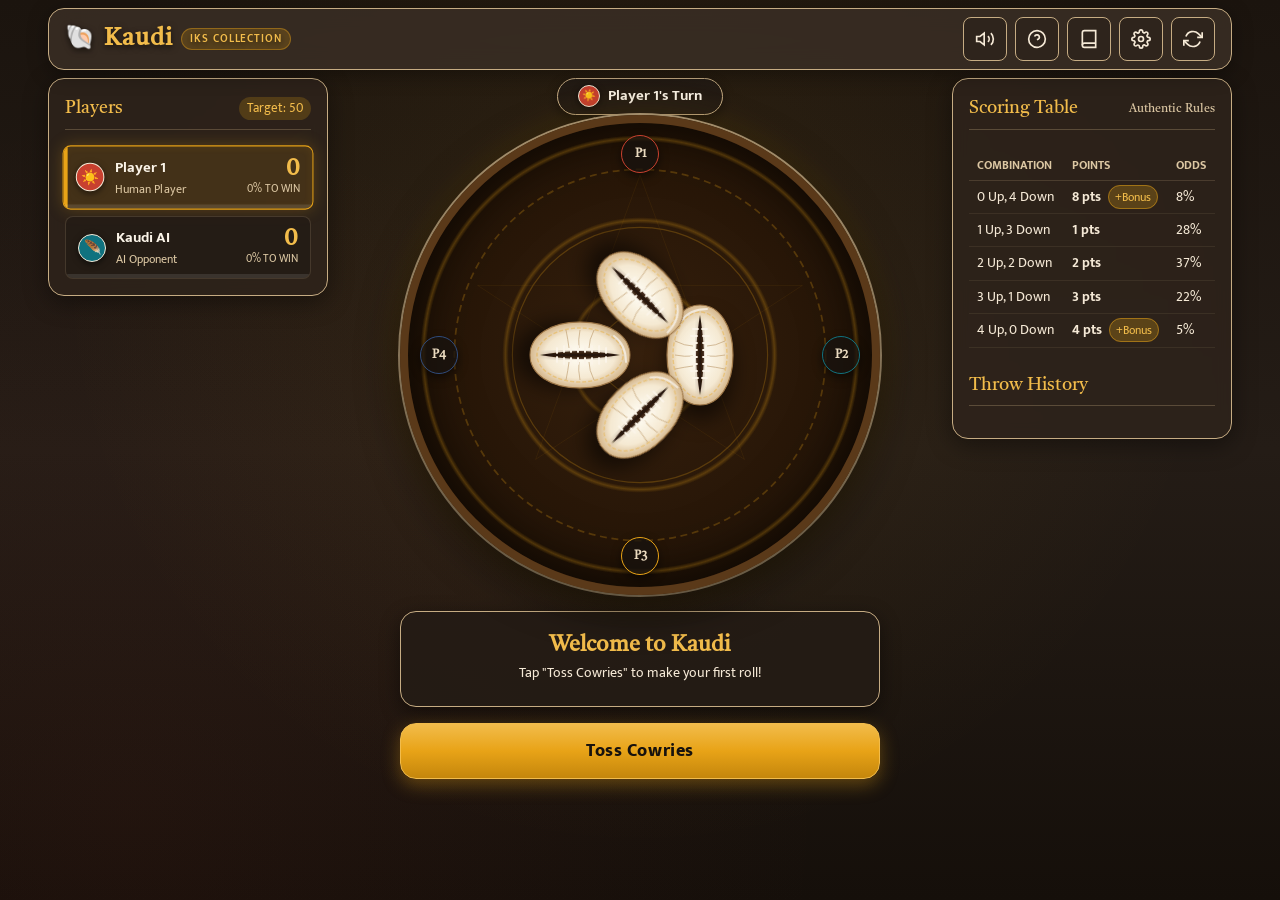
<file: Games/kaudi/index.html>
<!DOCTYPE html>
<html lang="en">
<head>
  <meta charset="UTF-8">
  <meta name="viewport" content="width=device-width, initial-scale=1.0, maximum-scale=1.0, user-scalable=no">
  <title>Kaudi – Traditional Indian Cowrie Shell Game</title>
  <meta name="description" content="Play Kaudi, the authentic Indian cowrie shell scoring game from An Anthology of Native & Indigenous Sports of India (Centurion University).">
  
  <!-- Google Fonts: Tiro Devanagari Hindi & Mukta (Design Bible §3) -->
  <link rel="preconnect" href="https://fonts.googleapis.com">
  <link rel="preconnect" href="https://fonts.gstatic.com" crossorigin>
  <link href="https://fonts.googleapis.com/css2?family=Mukta:wght@400;600;700;800&family=Tiro+Devanagari+Hindi:ital@0;1&display=swap" rel="stylesheet">
  
  <!-- Design System Stylesheet -->
  <link rel="stylesheet" href="style.css">
</head>
<body>

  <div class="app-container">
    <!-- TOP HUD & HEADER BAR -->
    <header class="hud-header" role="banner">
      <div class="brand-section">
        <h1 class="brand-title">
          <span>🐚</span> Kaudi <span class="brand-badge">IKS Collection</span>
        </h1>
      </div>

      <div class="hud-actions">
        <!-- Audio Mute/Unmute Toggle -->
        <button id="btnSound" class="btn-icon" title="Toggle Sound" aria-label="Toggle Sound">
          <svg width="20" height="20" viewBox="0 0 24 24" fill="none" stroke="currentColor" stroke-width="2">
            <polygon points="11 5 6 9 2 9 2 15 6 15 11 19 11 5"></polygon>
            <path d="M19.07 4.93a10 10 0 0 1 0 14.14M15.54 8.46a5 5 0 0 1 0 7.07"></path>
          </svg>
        </button>

        <!-- Rules & Scoring Modal Button -->
        <button id="btnRules" class="btn-icon" title="Game Rules & Scoring" aria-label="View Rules">
          <svg width="20" height="20" viewBox="0 0 24 24" fill="none" stroke="currentColor" stroke-width="2">
            <circle cx="12" cy="12" r="10"></circle>
            <path d="M9.09 9a3 3 0 0 1 5.83 1c0 2-3 3-3 3"></path>
            <line x1="12" y1="17" x2="12.01" y2="17"></line>
          </svg>
        </button>

        <!-- Cultural Lore / Anthology Info Button -->
        <button id="btnLore" class="btn-icon" title="Anthology History & Heritage" aria-label="Cultural Heritage">
          <svg width="20" height="20" viewBox="0 0 24 24" fill="none" stroke="currentColor" stroke-width="2">
            <path d="M4 19.5A2.5 2.5 0 0 1 6.5 17H20"></path>
            <path d="M6.5 2H20v20H6.5A2.5 2.5 0 0 1 4 19.5v-15A2.5 2.5 0 0 1 6.5 2z"></path>
          </svg>
        </button>

        <!-- Settings Modal Button -->
        <button id="btnSettings" class="btn-icon" title="Game Settings" aria-label="Game Settings">
          <svg width="20" height="20" viewBox="0 0 24 24" fill="none" stroke="currentColor" stroke-width="2">
            <circle cx="12" cy="12" r="3"></circle>
            <path d="M19.4 15a1.65 1.65 0 0 0 .33 1.82l.06.06a2 2 0 0 1 0 2.83 2 2 0 0 1-2.83 0l-.06-.06a1.65 1.65 0 0 0-1.82-.33 1.65 1.65 0 0 0-1 1.51V21a2 2 0 0 1-2 2 2 2 0 0 1-2-2v-.09A1.65 1.65 0 0 0 9 19.4a1.65 1.65 0 0 0-1.82.33l-.06.06a2 2 0 0 1-2.83 0 2 2 0 0 1 0-2.83l.06-.06a1.65 1.65 0 0 0 .33-1.82 1.65 1.65 0 0 0-1.51-1H3a2 2 0 0 1-2-2 2 2 0 0 1 2-2h.09A1.65 1.65 0 0 0 4.6 9a1.65 1.65 0 0 0-.33-1.82l-.06-.06a2 2 0 0 1 0-2.83 2 2 0 0 1 2.83 0l.06.06a1.65 1.65 0 0 0 1.82.33H9a1.65 1.65 0 0 0 1-1.51V3a2 2 0 0 1 2-2 2 2 0 0 1 2 2v.09a1.65 1.65 0 0 0 1 1.51 1.65 1.65 0 0 0 1.82-.33l.06-.06a2 2 0 0 1 2.83 0 2 2 0 0 1 0 2.83l-.06.06a1.65 1.65 0 0 0-.33 1.82V9a1.65 1.65 0 0 0 1.51 1H21a2 2 0 0 1 2 2 2 2 0 0 1-2 2h-.09a1.65 1.65 0 0 0-1.51 1z"></path>
          </svg>
        </button>

        <!-- Reset / New Match Button -->
        <button id="btnRestart" class="btn-icon" title="New Match" aria-label="Restart Match">
          <svg width="20" height="20" viewBox="0 0 24 24" fill="none" stroke="currentColor" stroke-width="2">
            <polyline points="23 4 23 10 17 10"></polyline>
            <polyline points="1 20 1 14 7 14"></polyline>
            <path d="M3.51 9a9 9 0 0 1 14.85-3.36L23 10M1 14l4.64 4.36A9 9 0 0 0 20.49 15"></path>
          </svg>
        </button>
      </div>
    </header>

    <!-- MAIN GAME VIEWPORT -->
    <main class="game-viewport">
      
      <!-- LEFT SIDEBAR: PLAYERS & LEADERBOARD -->
      <section class="sidebar-panel">
        <div class="panel-title">
          <span>Players</span>
          <span id="targetBadge" class="target-badge">Target: 50</span>
        </div>
        <div id="playersContainer" class="players-container">
          <!-- Dynamically populated player cards -->
        </div>
      </section>

      <!-- CENTER: THE GRAND TOSSING ARENA -->
      <section class="arena-wrapper">
        <!-- Active Turn Indicator Banner -->
        <div id="turnBanner" class="turn-banner">
          <span>Player 1's Turn</span>
        </div>

        <!-- The Circular Indian Mandala Tossing Arena -->
        <div class="toss-arena" id="tossArena">
          <!-- Decorative Concentric Mandala Rings -->
          <div class="arena-mandala"></div>

          <!-- Subtle Sacred Geometry Overlay -->
          <svg class="arena-mandala-svg" viewBox="0 0 400 400">
            <circle cx="200" cy="200" r="160" fill="none" stroke="#E8A317" stroke-width="1.5" stroke-dasharray="6 4"/>
            <circle cx="200" cy="200" r="110" fill="none" stroke="#E8A317" stroke-width="1"/>
            <polygon points="200,45 290,290 60,140 340,140 110,290" fill="none" stroke="#E8A317" stroke-width="0.8" opacity="0.3"/>
            <circle cx="200" cy="200" r="35" fill="none" stroke="#E8A317" stroke-width="1"/>
          </svg>

          <!-- Player Seating Markers P1, P2, P3, P4 around the floor per Anthology diagram -->
          <div class="player-spot spot-p1">P1</div>
          <div class="player-spot spot-p2">P2</div>
          <div class="player-spot spot-p3">P3</div>
          <div class="player-spot spot-p4">P4</div>

          <!-- Shells Dynamic Physics Stage -->
          <div id="shellsStage" class="shells-stage">
            <!-- Shells dynamically inserted -->
          </div>
        </div>

        <!-- Readout & Score Calculation Card -->
        <div id="readoutCard" class="toss-readout-card">
          <div id="readoutTitle" class="readout-title">Ready to Play</div>
          <div id="readoutDetail" class="readout-detail">Tap the button below to toss the cowries!</div>
          <div id="roundBankDisplay" class="round-bank-display" style="display: none;">Current Round Pot: 0 pts</div>
        </div>

        <!-- Controls HUD -->
        <div class="action-controls">
          <button id="btnToss" class="btn-primary" aria-label="Toss Cowrie Shells">
            <span>✨</span> Toss Cowries
          </button>
          <button id="btnBank" class="btn-secondary" style="display: none;" aria-label="Bank Current Round Points">
            <span>💰</span> Bank Points
          </button>
        </div>
      </section>

      <!-- RIGHT SIDEBAR: SCORING TABLE & MATCH LOG -->
      <section class="sidebar-panel">
        <div class="panel-title">
          <span>Scoring Table</span>
          <span style="font-size: 0.75rem; color: var(--sand-300);">Authentic Rules</span>
        </div>

        <table class="table-scoring">
          <thead>
            <tr>
              <th>Combination</th>
              <th>Points</th>
              <th>Odds</th>
            </tr>
          </thead>
          <tbody id="scoringTableBody">
            <!-- Populated via script based on shell count -->
          </tbody>
        </table>

        <div class="panel-title" style="margin-top: 8px;">
          <span>Throw History</span>
        </div>
        <div id="logContainer" class="log-container">
          <!-- Dynamic throw log items -->
        </div>
      </section>

    </main>
  </div>

  <!-- ==========================================================================
       MODALS & DIALOGS
       ========================================================================== -->

  <!-- RULES & SCORING MODAL -->
  <div id="rulesModal" class="modal-overlay" role="dialog" aria-modal="true" aria-labelledby="rulesModalTitle">
    <div class="modal-card">
      <div class="modal-header">
        <h2 id="rulesModalTitle">How to Play Kaudi</h2>
        <button class="btn-close-modal" aria-label="Close Rules">&times;</button>
      </div>
      <div class="modal-body">
        <h3>Objective</h3>
        <p>
          Be the first player or team to reach the target score (default 50 points) by tossing cowrie shells and scoring specific combinations based on how they land (mouth-up vs. mouth-down).
        </p>

        <h3>Scoring System (Standard 4 Shells)</h3>
        <p>In traditional Indian Kaudi, points are calculated based on the aperture (mouth) orientation:</p>
        <ul style="padding-left: 20px; line-height: 1.8;">
          <li><strong>1 Mouth Up, 3 Down:</strong> 1 Point.</li>
          <li><strong>2 Mouth Up, 2 Down:</strong> 2 Points (or Bust in Press-Your-Luck mode).</li>
          <li><strong>3 Mouth Up, 1 Down:</strong> 3 Points.</li>
          <li><strong>4 Mouth Up (All Up - Chhaka):</strong> 4 Points + <em>Bonus Throw</em>!</li>
          <li><strong>0 Mouth Up (All Down - Ashta):</strong> 8 Points + <em>Bonus Throw</em>!</li>
        </ul>

        <h3>Game Modes</h3>
        <p>
          <strong>1. Classic Kaudi:</strong> Points add straight to your score. Scoring specials (All Up or All Down) earns an immediate bonus throw. First to cross the finish line wins!
        </p>
        <p>
          <strong>2. Press-Your-Luck Mode:</strong> Each throw adds points to your round pot. You can <em>Bank</em> anytime to secure your points, or <em>Toss Again</em> to build the pot. Rolling zero points or a bust wipes out the unbanked pot!
        </p>
      </div>
      <div class="modal-footer">
        <button class="btn-close-modal">Got it</button>
      </div>
    </div>
  </div>

  <!-- CULTURAL HERITAGE & ANTHOLOGY LORE MODAL -->
  <div id="loreModal" class="modal-overlay" role="dialog" aria-modal="true" aria-labelledby="loreModalTitle">
    <div class="modal-card">
      <div class="modal-header">
        <h2 id="loreModalTitle">Cultural Heritage of Kaudi</h2>
        <button class="btn-close-modal" aria-label="Close Lore">&times;</button>
      </div>
      <div class="modal-body">
        <p>
          <em>Derived from “An Anthology of Native & Indigenous Sports of India” published by Centurion University of Technology and Management (CUTM).</em>
        </p>

        <h3>Ancient Roots & Currency</h3>
        <p>
          The use of cowrie shells (<em>kaudi</em> or <em>kauri</em>) dates back thousands of years across the Indian subcontinent. Historically, cowrie shells served as official currency, ornamental talismans, and sacred ceremonial objects.
        </p>

        <h3>Festivals & Folklore</h3>
        <p>
          References to cowrie games appear in classical sacred texts including the <em>Bhagavata Purana</em>. In Odisha, cowrie games are an indispensable custom during festivals such as <strong>Raja Parba</strong> and <strong>Laxmi Puja</strong>, where cowries are revered as sacred symbols of Goddess Lakshmi and harbingers of fortune and abundance.
        </p>

        <h3>The Heart of Indian Board Games</h3>
        <p>
          Beyond this standalone scoring contest, cowrie shells are the beating heart of India's classical race games — acting as the authentic randomizer for <em>Ashtapada</em>, <em>Chauka Bara</em>, <em>Pachisi</em>, <em>Ashta Chamma</em>, and <em>Pasha Palli</em>.
        </p>
      </div>
      <div class="modal-footer">
        <button class="btn-close-modal">Close</button>
      </div>
    </div>
  </div>

  <!-- SETTINGS MODAL -->
  <div id="settingsModal" class="modal-overlay" role="dialog" aria-modal="true" aria-labelledby="settingsModalTitle">
    <div class="modal-card">
      <div class="modal-header">
        <h2 id="settingsModalTitle">Game Settings</h2>
        <button class="btn-close-modal" aria-label="Close Settings">&times;</button>
      </div>
      <div class="modal-body">
        <!-- Visual Theme -->
        <div class="settings-group">
          <label class="settings-label">Board Theme</label>
          <div class="settings-control-row">
            <button id="btnThemeTeak" class="btn-toggle-option active">Royal Teak</button>
            <button id="btnThemeIndigo" class="btn-toggle-option">Indigo Cloth</button>
            <button id="btnThemeClay" class="btn-toggle-option">Terracotta Clay</button>
          </div>
        </div>

        <!-- Shell Count -->
        <div class="settings-group">
          <label class="settings-label">Number of Cowries</label>
          <div class="settings-control-row">
            <button id="btnShell4" class="btn-toggle-option active">4 Shells (Standard)</button>
            <button id="btnShell6" class="btn-toggle-option">6 Shells (Chauka Bara)</button>
            <button id="btnShell7" class="btn-toggle-option">7 Shells (Pachisi)</button>
          </div>
        </div>

        <!-- Target Score -->
        <div class="settings-group">
          <label class="settings-label">Target Score</label>
          <div class="settings-control-row">
            <button id="btnTarget25" class="btn-toggle-option">25 Points (Quick)</button>
            <button id="btnTarget50" class="btn-toggle-option active">50 Points (Standard)</button>
            <button id="btnTarget100" class="btn-toggle-option">100 Points (Full Match)</button>
          </div>
        </div>

        <!-- Game Mode -->
        <div class="settings-group">
          <label class="settings-label">Ruleset / Mode</label>
          <div class="settings-control-row">
            <button id="btnModeClassic" class="btn-toggle-option active">Classic Race</button>
            <button id="btnModeLuck" class="btn-toggle-option">Press-Your-Luck</button>
          </div>
        </div>

        <!-- Players -->
        <div class="settings-group">
          <label class="settings-label">Opponent Setup</label>
          <div class="settings-control-row">
            <button id="btnVsAI" class="btn-toggle-option active">Vs AI</button>
            <button id="btnPassPlay" class="btn-toggle-option">Pass & Play</button>
          </div>
        </div>

        <!-- Player Count -->
        <div class="settings-group">
          <label class="settings-label">Number of Players</label>
          <div class="settings-control-row">
            <button id="btnPlayerCount2" class="btn-toggle-option active">2 Players</button>
            <button id="btnPlayerCount3" class="btn-toggle-option">3 Players</button>
            <button id="btnPlayerCount4" class="btn-toggle-option">4 Players</button>
          </div>
        </div>

        <!-- AI Difficulty -->
        <div class="settings-group">
          <label class="settings-label">AI Opponent Skill</label>
          <div class="settings-control-row">
            <button id="btnAIDiffEasy" class="btn-toggle-option">Easy (Casual)</button>
            <button id="btnAIDiffMed" class="btn-toggle-option active">Medium (Standard)</button>
            <button id="btnAIDiffHard" class="btn-toggle-option">Hard (Strategic EV)</button>
          </div>
        </div>

        <!-- Language -->
        <div class="settings-group">
          <label class="settings-label">Language / भाषा / ଭାଷା</label>
          <div class="settings-control-row">
            <button id="btnLangEn" class="btn-toggle-option active">English</button>
            <button id="btnLangHi" class="btn-toggle-option">हिंदी (Hindi)</button>
            <button id="btnLangOd" class="btn-toggle-option">ଓଡ଼ିଆ (Odia)</button>
          </div>
        </div>
      </div>
      <div class="modal-footer">
        <button class="btn-close-modal">Save & Close</button>
      </div>
    </div>
  </div>

  <!-- VICTORY CELEBRATION MODAL -->
  <div id="victoryModal" class="modal-overlay" role="dialog" aria-modal="true" aria-labelledby="winnerTitle">
    <div class="modal-card victory-card">
      <div class="victory-trophy">🏆</div>
      <h2 id="winnerTitle" style="font-family: var(--font-display); font-size: 2rem; color: var(--haldi-500);">Victory!</h2>
      <p id="winnerName" style="font-size: 1.4rem; font-weight: 700; margin-top: 8px; color: var(--ink-900);">Player 1</p>
      <p id="winnerScore" style="font-size: 1.1rem; color: var(--ink-700); margin-top: 4px;">Score: 50</p>
      <div style="margin-top: 24px;">
        <button id="btnPlayAgain" class="btn-primary" style="margin: 0 auto; max-width: 240px;">
          <span>🔄</span> Play Again
        </button>
      </div>
    </div>
  </div>

  <!-- JAVASCRIPT LOGIC & AUDIO SERVICE -->
  <script src="cowrie-dice.js"></script>
  <script src="audio.js"></script>
  <script src="app.js"></script>
</body>
</html>
</file>
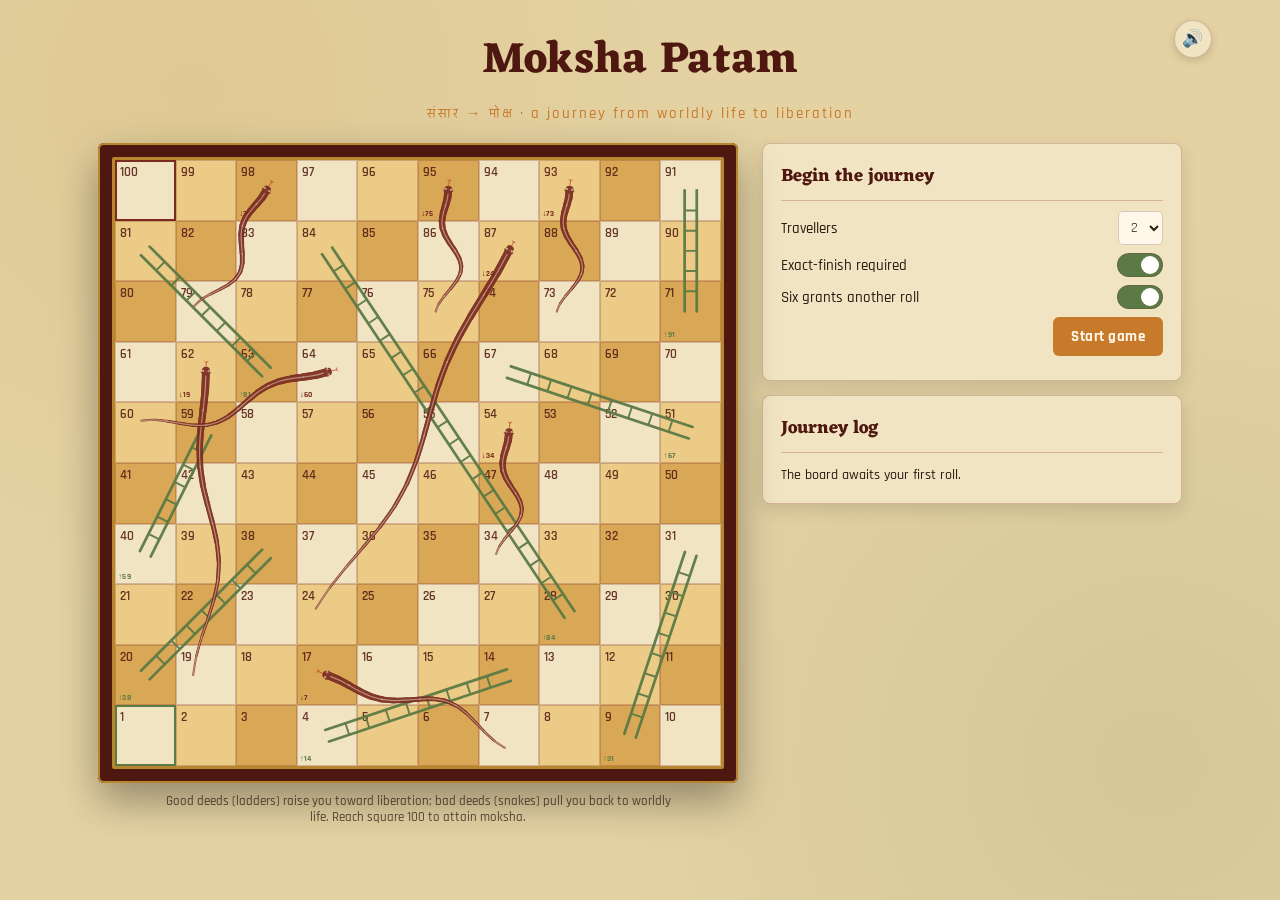
<file: Games/moksha-patam-game/index.html>
<!DOCTYPE html>
<html lang="en">
<head>
<meta charset="UTF-8">
<title>Moksha Patam</title>
<meta name="viewport" content="width=device-width, initial-scale=1, viewport-fit=cover">
<link rel="preconnect" href="https://fonts.googleapis.com">
<link rel="preconnect" href="https://fonts.gstatic.com" crossorigin>
<link href="https://fonts.googleapis.com/css2?family=Eczar:wght@500;600;700&family=Rajdhani:wght@500;600;700&display=swap" rel="stylesheet">
<link rel="stylesheet" href="style.css">
</head>
<body>
<header>
  <button id="muteBtn" aria-label="Toggle sound" title="Toggle sound">🔊</button>
  <h1>Moksha Patam</h1>
  <p class="subtitle">संसार → मोक्ष · a journey from worldly life to liberation</p>
</header>

<div class="layout">
  <div class="board-wrap">
    <div class="board-frame">
      <div class="board" id="board"></div>
    </div>
    <p class="legend">Good deeds (ladders) raise you toward liberation; bad deeds (snakes) pull you back to worldly life. Reach square 100 to attain moksha.</p>
  </div>

  <div class="panel">
    <div class="card" id="setupCard">
      <h2>Begin the journey</h2>
      <div class="row">
        <label for="numPlayers">Travellers</label>
        <select id="numPlayers">
          <option value="2">2</option>
          <option value="3">3</option>
          <option value="4">4</option>
        </select>
      </div>
      <div class="row">
        <label for="exactFinish">Exact-finish required</label>
        <div class="toggle on" id="exactFinish" role="switch" aria-checked="true" tabindex="0" aria-label="Toggle exact finish rule"></div>
      </div>
      <div class="row">
        <label for="sixAgain">Six grants another roll</label>
        <div class="toggle on" id="sixAgain" role="switch" aria-checked="true" tabindex="0" aria-label="Toggle rolling six grants another roll"></div>
      </div>
      <div class="row" style="justify-content:flex-end;">
        <button id="startBtn">Start game</button>
      </div>
    </div>

    <div class="card" id="playCard" style="display:none;">
      <h2>Travellers</h2>
      <div class="players-list" id="playersList"></div>
      <div class="dice-area">
        <div class="die" id="die">
          <span class="pip" id="p1"></span><span class="pip" id="p2"></span><span class="pip" id="p3"></span>
          <span class="pip" id="p4"></span><span class="pip" id="p5"></span><span class="pip" id="p6"></span>
          <span class="pip" id="p7"></span><span class="pip" id="p8"></span><span class="pip" id="p9"></span>
        </div>
        <button id="rollBtn">Roll die</button>
      </div>
      <div class="banner" id="banner" style="margin-top:12px;">Roll to begin.</div>
    </div>

    <div class="card">
      <h2>Journey log</h2>
      <div class="log" id="log"><p>The board awaits your first roll.</p></div>
    </div>

    <div class="card" id="restartCard" style="display:none;">
      <button id="restartBtn">New game</button>
    </div>
  </div>
</div>

<script src="script.js"></script>
</body>
</html>
</file>
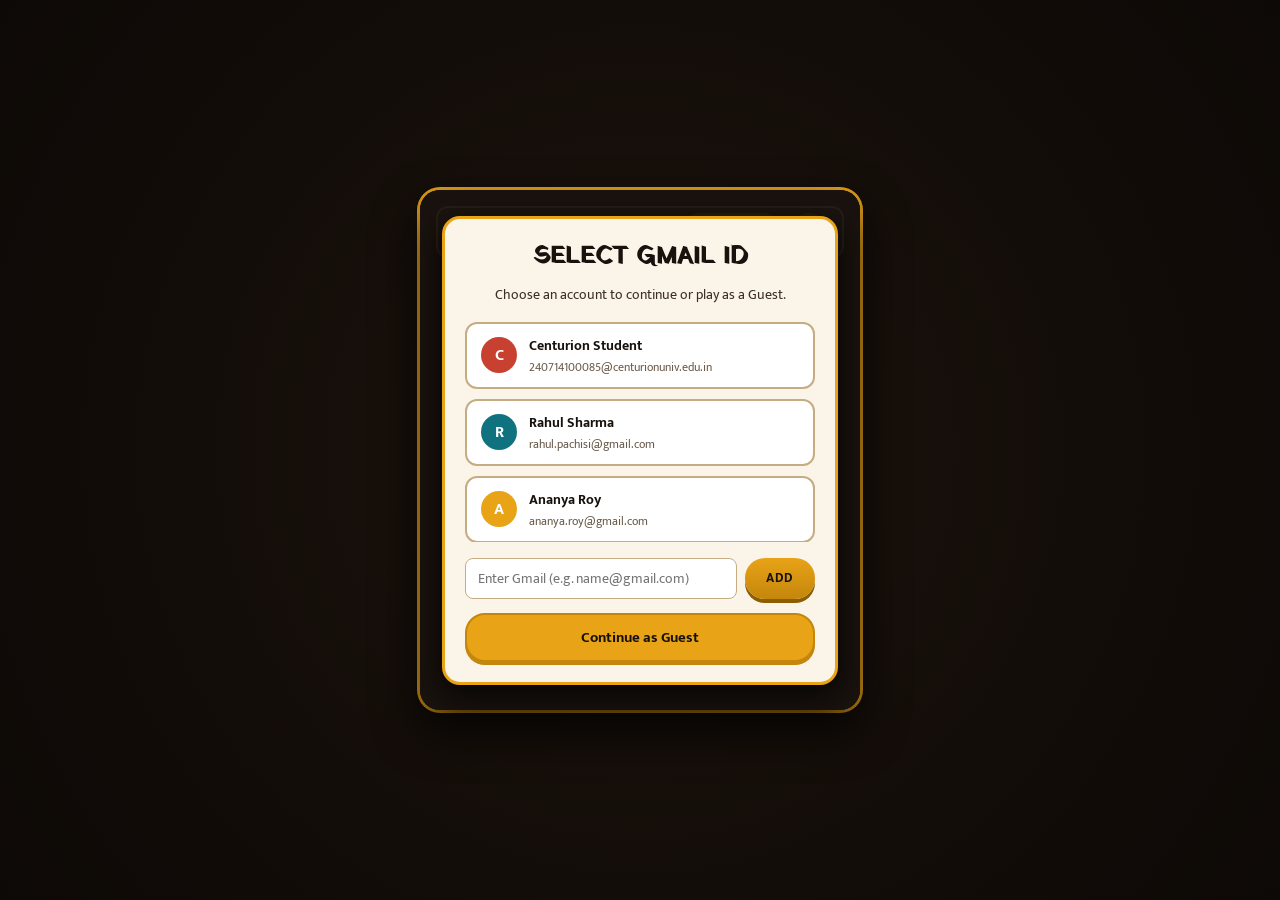
<file: Games/Pachisi/Index.html>
<!DOCTYPE html>
<html lang="en">
<head>
    <meta charset="UTF-8">
    <meta name="viewport" content="width=device-width, initial-scale=1.0">
    <title>Pachisi (PCH) - Interactive Soundscape Edition</title>
    <!-- Traditional Indian Google Fonts -->
    <link rel="preconnect" href="https://fonts.googleapis.com">
    <link rel="preconnect" href="https://fonts.gstatic.com" crossorigin>
    <link href="https://fonts.googleapis.com/css2?family=Mukta:wght@400;600;700&family=Rozha+One&family=Tiro+Devanagari+Hindi&family=Yatra+One&display=swap" rel="stylesheet">

    <style>
        /* IKS DESIGN BIBLE MASTER TOKENS */
        :root {
            --iks-ink-900: #17120E;
            --iks-ink-700: #3B2F26;
            --iks-ink-500: #6B5B4B;
            --iks-stone-900: #241C16;
            --iks-stone-700: #3A2E25;
            --iks-sand-050: #FBF4E8;
            --iks-sand-100: #F5E9D6;
            --iks-sand-200: #EBDBC0;
            --iks-sand-400: #C6AC83;
            --iks-haldi-500: #E8A317;
            --iks-haldi-600: #C4860C;
            
            /* BT-3 Indigo Cloth Theme Tokens */
            --bt3-dark-cell: #1D3357;
            --bt3-light-cell: #F5E9D6;
            --bt3-frame: #2F4B7C;
            
            /* Player Accent Colors */
            --p1-sindoor: #C8402F;
            --p2-peacock: #10727F;
            --p3-haldi: #E8A317;
            --p4-indigo: #2F4B7C;
            
            /* Typography */
            --font-display: 'Yatra One', 'Rozha One', 'Tiro Devanagari Hindi', serif;
            --font-body: 'Mukta', sans-serif;
        }

        * {
            box-sizing: border-box;
            margin: 0;
            padding: 0;
            user-select: none;
            -webkit-user-select: none;
        }

        body {
            background-color: var(--iks-stone-900);
            background-image: radial-gradient(circle at 50% 50%, rgba(24, 15, 10, 0.75), rgba(12, 8, 5, 0.95)), 
                              url('https://img.magnific.com/premium-photo/texture-abstract-fabric-textiles-with-indian-motifs_1033579-218227.jpg?semt=ais_hybrid&w=740&q=80');
            background-size: cover;
            background-position: center;
            background-attachment: fixed;
            display: flex;
            justify-content: center;
            align-items: center;
            min-height: 100vh;
            font-family: var(--font-body);
            color: var(--iks-sand-050);
            padding: 10px;
            overflow: hidden;
        }

        /* DEFAULT MENU CONTAINER SIZE */
        #app-container {
            width: 100%;
            max-width: 440px; 
            height: auto;
            min-height: 520px;
            background-color: rgba(36, 28, 22, 0.92);
            backdrop-filter: blur(8px);
            border-radius: 20px;
            box-shadow: 0 20px 45px rgba(0, 0, 0, 0.8), 0 0 0 3px var(--iks-haldi-500);
            position: relative;
            overflow: hidden;
            display: flex;
            flex-direction: column;
            align-items: center;
            padding: 16px;
            transition: all 0.3s ease-in-out;
        }

        /* LARGE / FULLSCREEN INTERFACE FOR GAMEPLAY */
        #app-container.fullscreen {
            max-width: 98vw;
            width: 98vw;
            height: 96vh;
            border-radius: 12px;
            padding: 12px;
            justify-content: space-between;
        }

        /* Screen Wrapper */
        .screen {
            width: 100%;
            height: 100%;
            display: none;
            flex-direction: column;
            align-items: center;
            justify-content: space-between;
        }

        .screen.active {
            display: flex;
        }

        /* HUD BAR */
        .hud-bar {
            width: 100%;
            height: 52px;
            background: var(--iks-stone-700);
            border: 2px solid var(--iks-sand-400);
            border-radius: 12px;
            display: flex;
            align-items: center;
            justify-content: space-between;
            padding: 0 14px;
            flex-shrink: 0;
        }

        .hud-right-group {
            display: flex;
            align-items: center;
            gap: 8px;
        }

        .btn-icon-setting {
            width: 38px;
            height: 38px;
            background: linear-gradient(180deg, var(--iks-haldi-500) 0%, var(--iks-haldi-600) 100%);
            border: none;
            border-radius: 50%;
            color: var(--iks-ink-900);
            font-size: 18px;
            cursor: pointer;
            display: flex;
            align-items: center;
            justify-content: center;
            box-shadow: 0 3px 0 #8c5e00;
        }

        .btn-icon-setting:active {
            transform: translateY(2px);
            box-shadow: 0 1px 0 #8c5e00;
        }

        .user-pill {
            font-size: 15px;
            font-weight: 600;
            color: var(--iks-sand-050);
            display: flex;
            align-items: center;
            gap: 8px;
            font-family: var(--font-body);
        }

        .user-avatar {
            width: 28px;
            height: 28px;
            border-radius: 50%;
            border: 1.5px solid var(--iks-haldi-500);
            object-fit: cover;
            background-color: var(--iks-haldi-500);
            color: var(--iks-ink-900);
            display: flex;
            align-items: center;
            justify-content: center;
            font-weight: bold;
            font-size: 14px;
        }

        .btn-gold {
            background: linear-gradient(180deg, var(--iks-haldi-500) 0%, var(--iks-haldi-600) 100%);
            border: none;
            color: var(--iks-ink-900);
            min-height: 38px;
            min-width: 96px;
            padding: 0 14px;
            border-radius: 20px;
            font-family: var(--font-body);
            font-size: 15px;
            font-weight: 700;
            cursor: pointer;
            box-shadow: 0 4px 0 #8c5e00;
            display: inline-flex;
            align-items: center;
            justify-content: center;
            letter-spacing: 0.5px;
        }

        .btn-gold:active {
            transform: translateY(2px);
            box-shadow: 0 2px 0 #8c5e00;
        }

        /* TITLE SCREEN */
        .title-container {
            text-align: center;
            margin-top: 15px;
            margin-bottom: 15px;
        }

        .game-title {
            font-family: 'Yatra One', cursive;
            font-size: 50px;
            color: var(--iks-haldi-500);
            text-shadow: 3px 3px 0px var(--iks-ink-900), 0 0 15px rgba(232, 163, 23, 0.4);
            line-height: 1.1;
        }

        .game-subtitle {
            font-family: 'Rozha One', serif;
            font-size: 13px;
            color: var(--iks-sand-200);
            letter-spacing: 2px;
            margin-top: 4px;
        }

        /* COMPACT & COMPACT REAL GAME UI OPTION BOXES */
        .menu-options {
            width: 100%;
            max-width: 360px;
            display: flex;
            flex-direction: column;
            gap: 10px;
            margin-bottom: 15px;
        }

        .menu-btn {
            width: 100%;
            height: 44px;
            padding: 0 14px;
            background: linear-gradient(180deg, #372A20 0%, #221811 100%);
            border: 1.5px solid var(--iks-haldi-500);
            border-radius: 10px;
            color: var(--iks-sand-050);
            font-family: var(--font-display);
            font-size: 14px;
            letter-spacing: 0.8px;
            cursor: pointer;
            display: flex;
            align-items: center;
            justify-content: space-between;
            box-shadow: inset 0 1px 0 rgba(255,255,255,0.1), 0 3px 6px rgba(0,0,0,0.5);
            transition: all 0.15s ease-in-out;
            position: relative;
        }

        .menu-btn:hover {
            background: linear-gradient(180deg, #4A3A2D 0%, #2A1F17 100%);
            border-color: #fce392;
            transform: translateY(-1px);
            box-shadow: inset 0 1px 0 rgba(255,255,255,0.2), 0 5px 10px rgba(0,0,0,0.6);
        }

        .menu-btn:active {
            transform: translateY(1px);
            box-shadow: inset 0 1px 3px rgba(0,0,0,0.6), 0 1px 2px rgba(0,0,0,0.4);
        }

        .menu-btn-icon {
            width: 26px;
            height: 26px;
            background: rgba(232, 163, 23, 0.15);
            border: 1px solid var(--iks-haldi-500);
            border-radius: 6px;
            display: flex;
            align-items: center;
            justify-content: center;
            font-size: 13px;
            color: var(--iks-haldi-500);
            flex-shrink: 0;
        }

        .menu-btn-text {
            flex-grow: 1;
            text-align: left;
            padding-left: 10px;
        }

        .menu-btn-arrow {
            font-size: 12px;
            color: var(--iks-sand-400);
            opacity: 0.8;
        }

        /* LARGE INTERFACE BOARD FOR GAMEPLAY */
        .board-container {
            height: 72vh;
            max-height: 720px;
            aspect-ratio: 1 / 1;
            background-color: var(--bt3-frame);
            border: 6px solid var(--iks-sand-400);
            border-radius: 12px;
            display: grid;
            grid-template-columns: repeat(19, 1fr);
            grid-template-rows: repeat(19, 1fr);
            box-shadow: 0 12px 30px rgba(0,0,0,0.7);
            position: relative;
            margin: auto;
        }

        .c-cell {
            background-color: var(--bt3-light-cell);
            border: 0.5px solid var(--iks-ink-500);
            display: flex;
            align-items: center;
            justify-content: center;
            position: relative;
            flex-wrap: wrap;
            padding: 1px;
            overflow: visible;
        }

        .c-cell.dark { background-color: var(--bt3-dark-cell); }
        .c-cell.p1-home { background-color: #e8887d; }
        .c-cell.p2-home { background-color: #5bb3be; }
        .c-cell.p3-home { background-color: #f7d68d; }
        .c-cell.p4-home { background-color: #7b94be; }

        .center-charkoni {
            grid-column: 9 / 12;
            grid-row: 9 / 12;
            background: var(--iks-sand-100);
            border: 2px solid var(--iks-stone-900);
            display: grid;
            grid-template-columns: 1fr 1fr;
            grid-template-rows: 1fr 1fr;
            gap: 2px;
            padding: 2px;
            z-index: 1;
        }

        .charkoni-nest {
            border-radius: 2px;
            display: flex;
            align-items: center;
            justify-content: center;
            flex-wrap: wrap;
            gap: 2px;
        }

        .c-cell.castle::after {
            content: '✕';
            font-size: 18px; 
            color: var(--iks-ink-700);
            font-weight: bold;
            position: absolute;
            z-index: 0;
            opacity: 0.65;
        }

        /* PAWNS / GOTIES */
        .pawn {
            width: 28px; 
            height: 28px; 
            border-radius: 50%;
            border: 2px solid var(--iks-ink-900);
            display: flex;
            align-items: center;
            justify-content: center;
            position: relative;
            box-shadow: 0 3px 6px rgba(0,0,0,0.7);
            z-index: 2;
            cursor: pointer;
            transition: transform 0.15s ease;
        }

        .pawn.selectable {
            animation: pulsePawn 0.8s infinite alternate;
        }

        @keyframes pulsePawn {
            from { transform: scale(1); box-shadow: 0 0 4px var(--iks-haldi-500); }
            to { transform: scale(1.45); box-shadow: 0 0 14px var(--iks-haldi-500); z-index: 10; }
        }

        .pawn-p1 { background-color: var(--p1-sindoor); }
        .pawn-p2 { background-color: var(--p2-peacock); }
        .pawn-p3 { background-color: var(--p3-haldi); }
        .pawn-p4 { background-color: var(--p4-indigo); }

        .pawn-badge {
            font-size: 13px;
            line-height: 1;
            color: var(--iks-sand-050);
            font-weight: bold;
            pointer-events: none;
        }

        .pawn-p3 .pawn-badge { color: var(--iks-ink-900); }

        .player-count-option {
            display: flex;
            flex-direction: column;
            align-items: center;
            justify-content: center;
            width: 80px;
            height: 70px;
            border-radius: 12px;
            background: var(--iks-sand-100);
            border: 2px solid var(--iks-sand-400);
            cursor: pointer;
            transition: all 0.2s ease;
        }

        .player-count-option.selected {
            border-color: var(--iks-haldi-500);
            background-color: var(--iks-haldi-500);
            color: var(--iks-ink-900);
            transform: scale(1.05);
        }

        /* CONTROLS */
        .game-controls {
            width: 100%;
            max-width: 800px;
            display: flex;
            align-items: center;
            justify-content: space-between;
            background: var(--iks-stone-700);
            padding: 10px 16px;
            border-radius: 14px;
            border: 2px solid var(--iks-sand-400);
            flex-shrink: 0;
            margin: 0 auto;
        }

        .turn-box {
            display: flex;
            flex-direction: column;
            gap: 2px;
        }

        .turn-label {
            font-size: 12px;
            color: var(--iks-sand-200);
            letter-spacing: 0.5px;
        }

        .turn-player {
            font-size: 18px;
            font-weight: 700;
            color: var(--iks-haldi-500);
            display: flex;
            align-items: center;
            gap: 8px;
            font-family: var(--font-display);
        }

        .cowrie-box {
            min-width: 170px;
            min-height: 54px;
            background: var(--iks-sand-100);
            border: 2px solid var(--iks-haldi-500);
            border-radius: 10px;
            display: flex;
            align-items: center;
            justify-content: space-between;
            padding: 0 12px;
            cursor: pointer;
            box-shadow: 0 4px 0 var(--iks-stone-900);
        }

        .cowrie-box:active {
            transform: translateY(2px);
            box-shadow: 0 2px 0 var(--iks-stone-900);
        }

        .cowries-container {
            display: flex;
            gap: 4px;
            align-items: center;
        }

        .cowrie-shell {
            width: 15px;
            height: 26px;
            background: #FDFBF7;
            border: 1.5px solid #8C765C;
            border-radius: 50% 50% 45% 45%;
            position: relative;
            box-shadow: inset -1px -2px 2px rgba(0,0,0,0.15), 0 2px 4px rgba(0,0,0,0.3);
        }

        .cowrie-shell.open::after {
            content: '';
            position: absolute;
            top: 25%;
            left: 30%;
            width: 35%;
            height: 50%;
            background: #4A3B32;
            border-radius: 40%;
        }

        .cowrie-shell.closed::after {
            content: '';
            position: absolute;
            top: 15%;
            left: 42%;
            width: 16%;
            height: 70%;
            background: #D8C4A9;
            border-radius: 10px;
        }

        @keyframes cowrieRoll {
            0% { transform: rotate(0deg) scale(1) translateY(0); }
            50% { transform: rotate(360deg) scale(1.2) translateY(-8px); }
            100% { transform: rotate(720deg) scale(1) translateY(0); }
        }

        .cowrie-shell.rolling {
            animation: cowrieRoll 0.45s ease-in-out;
        }

        .cowrie-val {
            font-size: 22px;
            font-weight: 700;
            color: var(--iks-ink-900);
            font-family: var(--font-display);
            margin-left: 8px;
        }

        /* MODAL OVERLAYS */
        .modal-overlay {
            position: absolute;
            top: 0;
            left: 0;
            width: 100%;
            height: 100%;
            background: rgba(24, 18, 14, 0.92);
            display: none;
            align-items: center;
            justify-content: center;
            z-index: 100;
        }

        .modal-overlay.active { display: flex; }

        .modal-box {
            background: var(--iks-sand-050);
            border: 3px solid var(--iks-haldi-500);
            border-radius: 18px;
            padding: 20px;
            width: 90%;
            max-width: 440px;
            text-align: center;
            color: var(--iks-ink-900);
            position: relative;
            box-shadow: 0 10px 30px rgba(0,0,0,0.8);
        }

        /* MEDIUM INTERFACE FOR RULES/GUIDE MODAL */
        #modal-rules .modal-box {
            max-width: 540px;
            padding: 24px;
        }

        .modal-title {
            font-family: var(--font-display);
            font-size: 24px;
            color: var(--iks-ink-900);
            margin-bottom: 8px;
        }

        .modal-close {
            position: absolute;
            top: -14px;
            right: -14px;
            width: 38px;
            height: 38px;
            background: var(--p1-sindoor);
            color: white;
            border: 2px solid white;
            border-radius: 50%;
            font-weight: bold;
            font-size: 18px;
            cursor: pointer;
            display: flex;
            align-items: center;
            justify-content: center;
        }

        .setting-item {
            display: flex;
            flex-direction: column;
            gap: 6px;
            margin: 16px 0;
            text-align: left;
        }

        .setting-label-row {
            display: flex;
            justify-content: space-between;
            align-items: center;
            font-weight: 700;
            font-size: 14px;
            color: var(--iks-ink-900);
        }

        .setting-slider {
            width: 100%;
            accent-color: var(--iks-haldi-600);
            cursor: pointer;
            height: 6px;
        }

        /* SLIDER GUIDE STYLING (MEDIUM INTERFACE) */
        .guide-slider-wrapper {
            position: relative;
            width: 100%;
            min-height: 280px;
            background: #ffffff;
            border: 1.5px solid var(--iks-sand-400);
            border-radius: 12px;
            padding: 16px;
            margin: 12px 0;
            text-align: left;
            overflow: hidden;
        }

        .guide-slide {
            display: none;
            animation: fadeIn 0.3s ease-in-out;
            font-size: 14px;
            line-height: 1.5;
            color: var(--iks-ink-900);
        }

        .guide-slide.active { display: block; }

        @keyframes fadeIn {
            from { opacity: 0; transform: translateX(8px); }
            to { opacity: 1; transform: translateX(0); }
        }

        .guide-slide h3 {
            font-family: var(--font-display);
            font-size: 18px;
            color: var(--iks-haldi-600);
            margin-bottom: 8px;
            border-bottom: 1px solid var(--iks-sand-200);
            padding-bottom: 4px;
        }

        .guide-slide ul {
            padding-left: 18px;
            margin-top: 6px;
        }

        .guide-slide li { margin-bottom: 6px; }

        .guide-nav-bar {
            display: flex;
            align-items: center;
            justify-content: space-between;
            margin-top: 10px;
        }

        .guide-dots {
            display: flex;
            gap: 6px;
        }

        .guide-dot {
            width: 10px;
            height: 10px;
            border-radius: 50%;
            background: var(--iks-sand-200);
            cursor: pointer;
            transition: all 0.2s ease;
        }

        .guide-dot.active {
            background: var(--iks-haldi-600);
            transform: scale(1.2);
        }

        .btn-nav {
            min-width: 80px;
            min-height: 36px;
            font-size: 13px;
        }

        .account-list {
            display: flex;
            flex-direction: column;
            gap: 10px;
            margin: 16px 0;
            max-height: 220px;
            overflow-y: auto;
        }

        .account-card {
            background: white;
            border: 2px solid var(--iks-sand-400);
            border-radius: 12px;
            padding: 10px 14px;
            display: flex;
            align-items: center;
            gap: 12px;
            cursor: pointer;
            transition: all 0.2s ease;
            text-align: left;
        }

        .account-card:hover {
            border-color: var(--iks-haldi-500);
            background: #fffdf9;
            transform: translateY(-1px);
        }

        .account-card.active-acc {
            border-color: var(--iks-haldi-500);
            background: var(--iks-sand-100);
        }

        .acc-avatar {
            width: 36px;
            height: 36px;
            border-radius: 50%;
            background: var(--bt3-frame);
            color: white;
            display: flex;
            align-items: center;
            justify-content: center;
            font-weight: bold;
            font-size: 16px;
            flex-shrink: 0;
        }

        .acc-info {
            display: flex;
            flex-direction: column;
            overflow: hidden;
        }

        .acc-name {
            font-weight: 700;
            font-size: 14px;
            color: var(--iks-ink-900);
        }

        .acc-email {
            font-size: 12px;
            color: var(--iks-ink-500);
            white-space: nowrap;
            overflow: hidden;
            text-overflow: ellipsis;
        }

        .add-account-box {
            display: flex;
            gap: 8px;
            margin-top: 10px;
        }

        .acc-input {
            flex: 1;
            padding: 8px 12px;
            border-radius: 8px;
            border: 1.5px solid var(--iks-sand-400);
            font-family: var(--font-body);
            font-size: 14px;
            outline: none;
        }

        .btn-guest {
            background: var(--iks-haldi-500);
            border: 2px solid var(--iks-haldi-600);
            color: var(--iks-ink-900);
            font-family: var(--font-body);
            font-size: 15px;
            font-weight: 700;
            padding: 10px 22px;
            border-radius: 20px;
            cursor: pointer;
            margin-top: 14px;
            width: 100%;
            box-shadow: 0 3px 0 var(--iks-haldi-600);
        }

        .winner-avatar {
            width: 60px;
            height: 60px;
            border-radius: 50%;
            margin: 12px auto;
            display: flex;
            align-items: center;
            justify-content: center;
            font-size: 28px;
            color: white;
            border: 3px solid var(--iks-haldi-500);
            box-shadow: 0 0 15px rgba(232, 163, 23, 0.6);
        }
    </style>
</head>
<body>

    <div id="app-container">

        <!-- TITLE / MENU SCREEN (SMALL DEFAULT SIZE) -->
        <div id="screen-menu" class="screen active">
            <div class="hud-bar">
                <div class="user-pill" id="hud-user-pill">
                    <span style="color:var(--iks-haldi-500)">◆</span> Select Account
                </div>
                <div class="hud-right-group">
                    <button class="btn-gold" id="auth-action-btn" onclick="openModal('modal-login')">SWITCH ID</button>
                    <button class="btn-icon-setting" title="Settings" onclick="openModal('modal-settings')">⚙</button>
                </div>
            </div>

            <div class="title-container">
                <h1 class="game-title">पचीसी</h1>
                <p class="game-subtitle">PACHISI • REFINED AMBIENCE</p>
            </div>

            <!-- REFINED COMPACT GAME OPTION BOXES -->
            <div class="menu-options">
                <button class="menu-btn" onclick="startBotMatch()">
                    <div class="menu-btn-icon">🤖</div>
                    <span class="menu-btn-text">PLAY WITH COMPUTER</span>
                    <span class="menu-btn-arrow">▶</span>
                </button>
                
                <button class="menu-btn" onclick="openSelectModal('players')">
                    <div class="menu-btn-icon">👥</div>
                    <span class="menu-btn-text">PLAY WITH PLAYERS</span>
                    <span class="menu-btn-arrow">▶</span>
                </button>
                
                <button class="menu-btn" onclick="openRulesModal()">
                    <div class="menu-btn-icon">📖</div>
                    <span class="menu-btn-text">GAME RULES & GUIDE</span>
                    <span class="menu-btn-arrow">▶</span>
                </button>
            </div>

            <div style="font-size: 12px; font-family: var(--font-display); color: var(--iks-sand-200); margin-bottom: 8px;">
                CENTURION UNIVERSITY • IKS GAMES
            </div>
        </div>

        <!-- GAMEPLAY SCREEN (LARGE INTERFACE) -->
        <div id="screen-game" class="screen">
            <div class="hud-bar">
                <button class="btn-gold" id="btn-quit-game" style="min-width: 70px; height: 34px;" onclick="triggerQuit()">QUIT</button>
                <div class="user-pill" style="font-family: var(--font-display);" id="mode-header-label">PACHISI (PCH)</div>
                <div class="hud-right-group">
                    <div style="font-size:13px; color:var(--iks-sand-100)">BT-3 THEME</div>
                    <button class="btn-icon-setting" style="width:34px; height:34px; font-size:16px;" title="Settings" onclick="openModal('modal-settings')">⚙</button>
                </div>
            </div>

            <!-- Cruciform Board Container -->
            <div id="pachisi-board" class="board-container">
                <!-- Center Finish (Charkoni) -->
                <div class="center-charkoni">
                    <div id="nest-p1" class="charkoni-nest" style="background:#e8887d;"></div>
                    <div id="nest-p3" class="charkoni-nest" style="background:#f7d68d;"></div>
                    <div id="nest-p2" class="charkoni-nest" style="background:#5bb3be;"></div>
                    <div id="nest-p4" class="charkoni-nest" style="background:#7b94be;"></div>
                </div>
            </div>

            <!-- Footer Controls -->
            <div class="game-controls">
                <div class="turn-box">
                    <span class="turn-label">CURRENT TURN</span>
                    <div id="turn-display" class="turn-player">
                        <span style="color:var(--p1-sindoor)">◆</span> P1 Sindoor
                    </div>
                </div>

                <!-- Animated Cowries Box -->
                <div class="cowrie-box" id="cowrie-box-btn" onclick="throwCowries()">
                    <div class="cowries-container" id="cowries-list">
                        <div class="cowrie-shell open"></div>
                        <div class="cowrie-shell open"></div>
                        <div class="cowrie-shell open"></div>
                        <div class="cowrie-shell open"></div>
                        <div class="cowrie-shell open"></div>
                        <div class="cowrie-shell open"></div>
                    </div>
                    <span id="cowrie-val" class="cowrie-val">ROLL</span>
                </div>
            </div>
        </div>

        <!-- MODAL: GMAIL SELECTOR -->
        <div id="modal-login" class="modal-overlay active">
            <div class="modal-box">
                <h2 class="modal-title">SELECT GMAIL ID</h2>
                <p style="font-size:14px; color:var(--iks-ink-700)">
                    Choose an account to continue or play as a Guest.
                </p>
                
                <div class="account-list" id="account-list-container"></div>

                <div class="add-account-box">
                    <input type="email" id="new-gmail-input" class="acc-input" placeholder="Enter Gmail (e.g. name@gmail.com)">
                    <button class="btn-gold" style="min-width:70px; font-size:13px;" onclick="addNewGmail()">ADD</button>
                </div>

                <div>
                    <button class="btn-guest" onclick="selectGuest()">Continue as Guest</button>
                </div>
            </div>
        </div>

        <!-- MODAL: SETTINGS -->
        <div id="modal-settings" class="modal-overlay">
            <div class="modal-box">
                <button class="modal-close" onclick="closeModal('modal-settings')">✕</button>
                <h2 class="modal-title">SETTINGS</h2>
                
                <div class="setting-item">
                    <div class="setting-label-row">
                        <span>Relaxing Ambient Soundscape</span>
                        <span id="bgm-vol-text">50%</span>
                    </div>
                    <input type="range" id="bgm-slider" class="setting-slider" min="0" max="100" value="50" oninput="updateBgmVolume(this.value)">
                </div>

                <div class="setting-item">
                    <div class="setting-label-row">
                        <span>Cowrie Rolling & Sound Effects</span>
                        <span id="sfx-vol-text">80%</span>
                    </div>
                    <input type="range" id="sfx-slider" class="setting-slider" min="0" max="100" value="80" oninput="updateSfxVolume(this.value)">
                </div>

                <button class="btn-gold" style="width:100%; min-height:44px; font-size:16px; margin-top:10px;" onclick="closeModal('modal-settings')">DONE</button>
            </div>
        </div>

        <!-- MODAL: MEDIUM INTERFACE GAMEPLAY GUIDE -->
        <div id="modal-rules" class="modal-overlay">
            <div class="modal-box">
                <button class="modal-close" onclick="closeModal('modal-rules')">✕</button>
                <h2 class="modal-title">GAME PLAY GUIDE</h2>
                
                <div class="guide-slider-wrapper">
                    <div class="guide-slide active" id="guide-slide-1">
                        <h3>1. Objective & Setup</h3>
                        <p>Pachisi is a traditional Indian cross-and-circle board game.</p>
                        <ul>
                            <li><strong>Objective:</strong> Be the first player to navigate all 4 pawns around the board into the central home nest (<strong>Charkoni</strong>).</li>
                            <li><strong>Players:</strong> Played with 2, 3, or 4 players (or AI bots).</li>
                            <li>Each player controls 4 colored pawns originating from their respective arm.</li>
                        </ul>
                    </div>

                    <div class="guide-slide" id="guide-slide-2">
                        <h3>2. Cowrie Shell Scores</h3>
                        <p>Movement points are determined by casting 6 cowrie shells:</p>
                        <ul>
                            <li><strong>2 Open Shells:</strong> Move 2 Steps</li>
                            <li><strong>3 Open Shells:</strong> Move 3 Steps</li>
                            <li><strong>4 Open Shells:</strong> Move 4 Steps</li>
                            <li><strong>0 Open Shells:</strong> Move 6 Steps + Bonus Roll</li>
                            <li><strong>1 Open Shell:</strong> Move 10 Steps + Bonus Roll</li>
                            <li><strong>5 Open Shells:</strong> Move 25 Steps + Bonus Roll</li>
                        </ul>
                    </div>

                    <div class="guide-slide" id="guide-slide-3">
                        <h3>3. Pawn Movement & Paths</h3>
                        <p>Rules for navigating board paths:</p>
                        <ul>
                            <li>Pawns travel counter-clockwise around the outer perimeter of the cruciform board.</li>
                            <li>After completing a circuit, pawns turn upward into their home column.</li>
                            <li>An exact score is required to land in the central <strong>Charkoni</strong> nest.</li>
                        </ul>
                    </div>

                    <div class="guide-slide" id="guide-slide-4">
                        <h3>4. Safe Castles & Capturing</h3>
                        <p>Interacting with opponent pawns:</p>
                        <ul>
                            <li><strong>Safe Squares:</strong> Cells marked with <strong>✕</strong> are <em>Castles</em>. Pawns here cannot be captured.</li>
                            <li><strong>Capturing:</strong> Landing on an opponent pawn on a regular cell captures it, sending it back to start!</li>
                        </ul>
                    </div>

                    <div class="guide-slide" id="guide-slide-5">
                        <h3>5. Strategy & Winning</h3>
                        <p>Mastering the game tactics:</p>
                        <ul>
                            <li>Keep pawns grouped on Safe Squares when opponents approach.</li>
                            <li>Utilize high scores (10 or 25) to move pawns safely into home paths.</li>
                            <li>First player to place all 4 pawns into the center wins!</li>
                        </ul>
                    </div>
                </div>

                <div class="guide-nav-bar">
                    <button class="btn-gold btn-nav" id="btn-guide-prev" onclick="changeGuideSlide(-1)">PREV</button>
                    
                    <div class="guide-dots" id="guide-dots-container">
                        <div class="guide-dot active" onclick="goToGuideSlide(1)"></div>
                        <div class="guide-dot" onclick="goToGuideSlide(2)"></div>
                        <div class="guide-dot" onclick="goToGuideSlide(3)"></div>
                        <div class="guide-dot" onclick="goToGuideSlide(4)"></div>
                        <div class="guide-dot" onclick="goToGuideSlide(5)"></div>
                    </div>

                    <button class="btn-gold btn-nav" id="btn-guide-next" onclick="changeGuideSlide(1)">NEXT</button>
                </div>
            </div>
        </div>

        <!-- MODAL: PLAYER SELECT -->
        <div id="modal-select" class="modal-overlay">
            <div class="modal-box">
                <button class="modal-close" onclick="closeModal('modal-select')">✕</button>
                <h2 class="modal-title" id="modal-select-title">NUMBER OF PLAYERS</h2>
                <p style="font-size:15px; margin-bottom:18px; color:var(--iks-ink-700)">
                    Select how many players will compete in this match.
                </p>
                <div style="display:flex; justify-style:space-around; margin-bottom:24px;">
                    <div id="opt-2p" class="player-count-option" onclick="selectPlayerCount(2)">
                        <span style="font-size:22px; font-weight:bold; font-family:var(--font-display);">2</span>
                        <span style="font-size:12px; font-weight:bold;">PLAYERS</span>
                    </div>
                    <div id="opt-3p" class="player-count-option selected" onclick="selectPlayerCount(3)">
                        <span style="font-size:22px; font-weight:bold; font-family:var(--font-display);">3</span>
                        <span style="font-size:12px; font-weight:bold;">PLAYERS</span>
                    </div>
                    <div id="opt-4p" class="player-count-option" onclick="selectPlayerCount(4)">
                        <span style="font-size:22px; font-weight:bold; font-family:var(--font-display);">4</span>
                        <span style="font-size:12px; font-weight:bold;">PLAYERS</span>
                    </div>
                </div>
                <button class="btn-gold" style="width:100%; min-height:48px; font-size:18px;" onclick="startGame()">START MATCH</button>
            </div>
        </div>

        <!-- MODAL: WINNER CELEBRATION -->
        <div id="modal-victory" class="modal-overlay">
            <div class="modal-box">
                <h2 class="modal-title" style="color:var(--iks-haldi-600);">VICTORY!</h2>
                <div id="winner-avatar-box" class="winner-avatar">◆</div>
                <p id="winner-text" style="font-size:20px; font-weight:bold; font-family:var(--font-display); margin-bottom:14px; color:var(--iks-ink-900);">
                    PLAYER 1 WINS!
                </p>
                <p style="font-size:14px; color:var(--iks-ink-700); margin-bottom:20px;">
                    All 4 pawns have reached the Charkoni nest!
                </p>
                <div style="display:flex; gap:12px; justify-content:center;">
                    <button class="btn-gold" onclick="startGame()">PLAY AGAIN</button>
                    <button class="btn-gold" style="background:var(--iks-sand-400);" onclick="confirmQuit()">MAIN MENU</button>
                </div>
            </div>
        </div>

        <!-- MODAL: QUIT -->
        <div id="modal-quit" class="modal-overlay">
            <div class="modal-box">
                <h2 class="modal-title">LEAVE MATCH?</h2>
                <p style="font-size:15px; margin-bottom:18px; color:var(--iks-ink-700)">Progress will be lost.</p>
                <div style="display:flex; gap:14px; justify-content:center;">
                    <button class="btn-gold" style="background:var(--p1-sindoor); color:white;" onclick="confirmQuit()">QUIT</button>
                    <button class="btn-gold" onclick="closeModal('modal-quit')">RESUME</button>
                </div>
            </div>
        </div>

    </div>

    <script>
        /* --- AUDIO ENGINE --- */
        let audioCtx = null;
        let bgmGainNode = null;
        let sfxGainNode = null;
        let bgmVolume = 0.5;
        let sfxVolume = 0.8;
        let isAudioInit = false;

        function initAudio() {
            if (isAudioInit) return;
            const AudioContext = window.AudioContext || window.webkitAudioContext;
            if (!AudioContext) return;
            
            audioCtx = new AudioContext();

            bgmGainNode = audioCtx.createGain();
            bgmGainNode.gain.value = bgmVolume;
            bgmGainNode.connect(audioCtx.destination);

            sfxGainNode = audioCtx.createGain();
            sfxGainNode.gain.value = sfxVolume;
            sfxGainNode.connect(audioCtx.destination);

            startRelaxingSoundscape();
            isAudioInit = true;
        }

        function updateBgmVolume(val) {
            bgmVolume = val / 100;
            document.getElementById('bgm-vol-text').textContent = val + '%';
            if (bgmGainNode) {
                bgmGainNode.gain.setValueAtTime(bgmVolume, audioCtx.currentTime);
            }
        }

        function updateSfxVolume(val) {
            sfxVolume = val / 100;
            document.getElementById('sfx-vol-text').textContent = val + '%';
            if (sfxGainNode) {
                sfxGainNode.gain.setValueAtTime(sfxVolume, audioCtx.currentTime);
            }
        }

        function playIPhoneTapSound() {
            if (!audioCtx) initAudio();
            if (audioCtx && audioCtx.state === 'suspended') audioCtx.resume();
            if (!audioCtx || sfxVolume === 0) return;

            const now = audioCtx.currentTime;
            
            const osc = audioCtx.createOscillator();
            const gain = audioCtx.createGain();

            osc.type = 'sine';
            osc.frequency.setValueAtTime(1800, now);
            osc.frequency.exponentialRampToValueAtTime(120, now + 0.015);

            gain.gain.setValueAtTime(0.6 * sfxVolume, now);
            gain.gain.exponentialRampToValueAtTime(0.001, now + 0.018);

            osc.connect(gain);
            gain.connect(sfxGainNode);

            osc.start(now);
            osc.stop(now + 0.018);
        }

        function playWinSound() {
            if (!audioCtx) initAudio();
            if (audioCtx && audioCtx.state === 'suspended') audioCtx.resume();
            if (!audioCtx || sfxVolume === 0) return;

            const now = audioCtx.currentTime;
            const notes = [523.25, 659.25, 783.99, 1046.50];

            notes.forEach((freq, idx) => {
                const osc = audioCtx.createOscillator();
                const gain = audioCtx.createGain();

                osc.type = 'triangle';
                osc.frequency.setValueAtTime(freq, now + (idx * 0.12));

                gain.gain.setValueAtTime(0.4 * sfxVolume, now + (idx * 0.12));
                gain.gain.exponentialRampToValueAtTime(0.001, now + (idx * 0.12) + 0.4);

                osc.connect(gain);
                gain.connect(sfxGainNode);

                osc.start(now + (idx * 0.12));
                osc.stop(now + (idx * 0.12) + 0.4);
            });
        }

        function playClickSound() {
            if (!audioCtx) initAudio();
            if (audioCtx && audioCtx.state === 'suspended') audioCtx.resume();
            if (!audioCtx || sfxVolume === 0) return;

            const now = audioCtx.currentTime;
            
            const osc = audioCtx.createOscillator();
            const gain = audioCtx.createGain();

            osc.type = 'triangle';
            osc.frequency.setValueAtTime(750, now);
            osc.frequency.exponentialRampToValueAtTime(180, now + 0.04);

            gain.gain.setValueAtTime(0.4 * sfxVolume, now);
            gain.gain.exponentialRampToValueAtTime(0.001, now + 0.04);

            osc.connect(gain);
            gain.connect(sfxGainNode);

            osc.start(now);
            osc.stop(now + 0.04);
        }

        function playQuitSound() {
            if (!audioCtx) initAudio();
            if (audioCtx && audioCtx.state === 'suspended') audioCtx.resume();
            if (!audioCtx || sfxVolume === 0) return;

            const now = audioCtx.currentTime;
            
            const osc1 = audioCtx.createOscillator();
            const gain1 = audioCtx.createGain();
            osc1.type = 'sawtooth';
            osc1.frequency.setValueAtTime(440, now);
            osc1.frequency.exponentialRampToValueAtTime(220, now + 0.15);

            gain1.gain.setValueAtTime(0.3 * sfxVolume, now);
            gain1.gain.exponentialRampToValueAtTime(0.001, now + 0.15);

            osc1.connect(gain1);
            gain1.connect(sfxGainNode);

            osc1.start(now);
            osc1.stop(now + 0.15);

            const osc2 = audioCtx.createOscillator();
            const gain2 = audioCtx.createGain();
            osc2.type = 'sine';
            osc2.frequency.setValueAtTime(220, now + 0.1);
            osc2.frequency.exponentialRampToValueAtTime(110, now + 0.35);

            gain2.gain.setValueAtTime(0.4 * sfxVolume, now + 0.1);
            gain2.gain.exponentialRampToValueAtTime(0.001, now + 0.35);

            osc2.connect(gain2);
            gain2.connect(sfxGainNode);

            osc2.start(now + 0.1);
            osc2.stop(now + 0.35);
        }

        function playRollingSound() {
            if (!audioCtx) initAudio();
            if (audioCtx && audioCtx.state === 'suspended') audioCtx.resume();
            if (!audioCtx || sfxVolume === 0) return;

            const now = audioCtx.currentTime;
            for (let i = 0; i < 8; i++) {
                const osc = audioCtx.createOscillator();
                const gain = audioCtx.createGain();
                
                osc.type = 'sine';
                osc.frequency.setValueAtTime(180 + Math.random() * 320, now + (i * 0.05));
                
                gain.gain.setValueAtTime(0.3, now + (i * 0.05));
                gain.gain.exponentialRampToValueAtTime(0.01, now + (i * 0.05) + 0.08);

                osc.connect(gain);
                gain.connect(sfxGainNode);

                osc.start(now + (i * 0.05));
                osc.stop(now + (i * 0.05) + 0.08);
            }
        }

        function startRelaxingSoundscape() {
            if (!audioCtx) return;

            const freqs = [108.00, 162.00, 216.00, 324.00];
            freqs.forEach(freq => {
                const osc = audioCtx.createOscillator();
                const gain = audioCtx.createGain();
                
                osc.type = 'sine';
                osc.frequency.value = freq;
                gain.gain.setValueAtTime(0.02, audioCtx.currentTime);
                
                osc.connect(gain);
                gain.connect(bgmGainNode);
                osc.start();
            });

            const bufferSize = audioCtx.sampleRate * 2;
            const noiseBuffer = audioCtx.createBuffer(1, bufferSize, audioCtx.sampleRate);
            const output = noiseBuffer.getChannelData(0);
            
            for (let i = 0; i < bufferSize; i++) {
                output[i] = Math.random() * 2 - 1;
            }

            const whiteNoise = audioCtx.createBufferSource();
            whiteNoise.buffer = noiseBuffer;
            whiteNoise.loop = true;

            const filter = audioCtx.createBiquadFilter();
            filter.type = 'lowpass';
            filter.frequency.value = 350;

            const noiseGain = audioCtx.createGain();
            noiseGain.gain.value = 0.015;

            whiteNoise.connect(filter);
            filter.connect(noiseGain);
            noiseGain.connect(bgmGainNode);

            whiteNoise.start();
        }

        document.addEventListener('click', (e) => {
            const isPawn = e.target.closest('.pawn');
            const target = e.target.closest('button, .menu-btn, .btn-gold, .btn-icon-setting, .account-card, .modal-close, .player-count-option, .guide-dot');
            
            if (!isPawn && target && target.id !== 'btn-quit-game') {
                playClickSound();
            }
        });

        function triggerQuit() {
            playQuitSound();
            openModal('modal-quit');
        }

        /* SCREEN SIZE CONTROLLER */
        function setFullscreenLayout(enable) {
            const app = document.getElementById('app-container');
            if (enable) {
                app.classList.add('fullscreen');
            } else {
                app.classList.remove('fullscreen');
            }
        }

        /* SLIDING GUIDE LOGIC (MEDIUM INTERFACE) */
        let currentGuideSlide = 1;
        const totalGuideSlides = 5;

        function openRulesModal() {
            setFullscreenLayout(false); // Keeps medium container on top of default menu screen
            currentGuideSlide = 1;
            updateGuideSlideView();
            openModal('modal-rules');
        }

        function changeGuideSlide(direction) {
            currentGuideSlide += direction;
            if (currentGuideSlide < 1) currentGuideSlide = 1;
            if (currentGuideSlide > totalGuideSlides) currentGuideSlide = totalGuideSlides;
            updateGuideSlideView();
        }

        function goToGuideSlide(slideNum) {
            currentGuideSlide = slideNum;
            updateGuideSlideView();
        }

        function updateGuideSlideView() {
            for (let i = 1; i <= totalGuideSlides; i++) {
                const slide = document.getElementById(`guide-slide-${i}`);
                if (slide) slide.classList.remove('active');
            }
            
            const activeSlide = document.getElementById(`guide-slide-${currentGuideSlide}`);
            if (activeSlide) activeSlide.classList.add('active');

            const dots = document.querySelectorAll('.guide-dot');
            dots.forEach((dot, idx) => {
                if (idx + 1 === currentGuideSlide) {
                    dot.classList.add('active');
                } else {
                    dot.classList.remove('active');
                }
            });

            const prevBtn = document.getElementById('btn-guide-prev');
            const nextBtn = document.getElementById('btn-guide-next');

            if (prevBtn) prevBtn.style.visibility = (currentGuideSlide === 1) ? 'hidden' : 'visible';
            
            if (nextBtn) {
                if (currentGuideSlide === totalGuideSlides) {
                    nextBtn.textContent = 'DONE';
                    nextBtn.onclick = () => closeModal('modal-rules');
                } else {
                    nextBtn.textContent = 'NEXT';
                    nextBtn.onclick = () => changeGuideSlide(1);
                }
            }
        }

        /* GMAIL SYSTEM */
        let availableAccounts = [
            { name: "Centurion Student", email: "240714100085@centurionuniv.edu.in", avatarColor: "#C8402F" },
            { name: "Rahul Sharma", email: "rahul.pachisi@gmail.com", avatarColor: "#10727F" },
            { name: "Ananya Roy", email: "ananya.roy@gmail.com", avatarColor: "#E8A317" }
        ];

        let selectedAccount = null;

        function renderAccountList() {
            const container = document.getElementById('account-list-container');
            container.innerHTML = '';

            availableAccounts.forEach((acc) => {
                const card = document.createElement('div');
                card.className = `account-card ${selectedAccount && selectedAccount.email === acc.email ? 'active-acc' : ''}`;
                card.onclick = () => selectAccount(acc);

                const initial = acc.name.charAt(0).toUpperCase();

                card.innerHTML = `
                    <div class="acc-avatar" style="background-color: ${acc.avatarColor}">${initial}</div>
                    <div class="acc-info">
                        <span class="acc-name">${acc.name}</span>
                        <span class="acc-email">${acc.email}</span>
                    </div>
                `;
                container.appendChild(card);
            });
        }

        function selectAccount(acc) {
            initAudio();
            selectedAccount = acc;
            players[0].name = acc.name.split(' ')[0];

            const initial = acc.name.charAt(0).toUpperCase();
            const userPill = document.getElementById('hud-user-pill');
            userPill.innerHTML = `
                <div class="user-avatar" style="background-color:${acc.avatarColor}">${initial}</div>
                <span>${acc.name.split(' ')[0]}</span>
            `;

            renderAccountList();
            closeModal('modal-login');
        }

        function selectGuest() {
            initAudio();
            selectedAccount = null;
            players[0].name = 'Guest_1234';
            
            const userPill = document.getElementById('hud-user-pill');
            userPill.innerHTML = `<span style="color:var(--iks-haldi-500)">◆</span> Guest_1234`;

            renderAccountList();
            closeModal('modal-login');
        }

        function addNewGmail() {
            const input = document.getElementById('new-gmail-input');
            const email = input.value.trim();

            if (email && email.includes('@')) {
                const namePart = email.split('@')[0];
                const formattedName = namePart.charAt(0).toUpperCase() + namePart.slice(1);
                
                const newAcc = {
                    name: formattedName,
                    email: email,
                    avatarColor: '#2F4B7C'
                };

                availableAccounts.push(newAcc);
                input.value = '';
                selectAccount(newAcc);
            }
        }

        /* GAMEPLAY SYSTEM */
        const players = [
            { id: 'p1', name: 'Guest_1234', color: 'var(--p1-sindoor)', badge: '◆', class: 'pawn-p1', startCol: 10, startRow: 19, homeCol: 10, isBot: false },
            { id: 'p2', name: 'P2 Peacock', color: 'var(--p2-peacock)', badge: '○', class: 'pawn-p2', startCol: 19, startRow: 10, homeCol: 10, isBot: false },
            { id: 'p3', name: 'P3 Haldi', color: 'var(--p3-haldi)', badge: '▲', class: 'pawn-p3', startCol: 10, startRow: 1, homeCol: 10, isBot: false },
            { id: 'p4', name: 'P4 Indigo', color: 'var(--p4-indigo)', badge: '■', class: 'pawn-p4', startCol: 1, startRow: 10, homeCol: 10, isBot: false }
        ];

        const outerTrack = [
            [10,19], [10,18], [10,17], [10,16], [10,15], [10,14], [10,13], [10,12],
            [12,10], [13,10], [14,10], [15,10], [16,10], [17,10], [18,10], [19,10],
            [19,9], [18,9], [17,9], [16,9], [15,9], [14,9], [13,9], [12,9],
            [10,8], [10,7], [10,6], [10,5], [10,4], [10,3], [10,2], [10,1],
            [9,1], [9,2], [9,3], [9,4], [9,5], [9,6], [9,7], [9,8],
            [8,9], [7,9], [6,9], [5,9], [4,9], [3,9], [2,9], [1,9],
            [1,10], [2,10], [3,10], [4,10]
        ];

        const homePaths = {
            'p1': [[10,18], [10,17], [10,16], [10,15], [10,14], [10,13], [10,12]],
            'p2': [[18,10], [17,10], [16,10], [15,10], [14,10], [13,10], [12,10]],
            'p3': [[10,2], [10,3], [10,4], [10,5], [10,6], [10,7], [10,8]],
            'p4': [[2,10], [3,10], [4,10], [5,10], [6,10], [7,10], [8,10]]
        };

        const castleCells = [
            "10,3", "17,10", "10,17", "3,10", 
            "11,7", "13,11", "9,13", "7,9"   
        ];

        let activePlayerCount = 2;
        let currentPlayerIdx = 0;
        let currentGameMode = 'players';
        let isRolling = false;
        let currentRoll = null;
        let hasBonusRoll = false;
        let pawnsState = [];

        function openModal(id) {
            initAudio();
            document.getElementById(id).classList.add('active');
        }

        function closeModal(id) {
            document.getElementById(id).classList.remove('active');
        }

        function openSelectModal(mode) {
            currentGameMode = mode;
            document.getElementById('modal-select-title').textContent = 'PLAY WITH PLAYERS';
            openModal('modal-select');
        }

        function startBotMatch() {
            currentGameMode = 'bot';
            activePlayerCount = 2;
            startGame();
        }

        function selectPlayerCount(count) {
            activePlayerCount = count;
            document.querySelectorAll('.player-count-option').forEach(opt => opt.classList.remove('selected'));
            document.getElementById(`opt-${count}p`).classList.add('selected');
        }

        function startGame() {
            setFullscreenLayout(true); // Expands to Large Fullscreen Interface
            closeModal('modal-select');
            closeModal('modal-victory');
            currentPlayerIdx = 0;
            currentRoll = null;
            hasBonusRoll = false;
            
            players.forEach((p, idx) => {
                p.isBot = (currentGameMode === 'bot' && idx > 0);
            });

            document.getElementById('mode-header-label').textContent = currentGameMode === 'bot' ? 'VS COMPUTER' : 'MULTIPLAYER';

            updateTurnHUD();
            document.getElementById('screen-menu').classList.remove('active');
            document.getElementById('screen-game').classList.add('active');
            initPawns();
        }

        function confirmQuit() {
            setFullscreenLayout(false); // Returns to Menu Layout
            closeModal('modal-quit');
            closeModal('modal-victory');
            document.getElementById('screen-game').classList.remove('active');
            document.getElementById('screen-menu').classList.add('active');
        }

        function updateTurnHUD() {
            const curP = players[currentPlayerIdx];
            const turnDisplay = document.getElementById('turn-display');
            const botTag = curP.isBot ? ' (BOT)' : '';
            turnDisplay.innerHTML = `<span style="color:${curP.color}">${curP.badge}</span> ${curP.name}${botTag}`;

            if (curP.isBot) {
                setTimeout(handleBotTurn, 800);
            }
        }

        /* BUILD BOARD */
        const board = document.getElementById('pachisi-board');

        function isCruciformCell(r, c) {
            if (r >= 9 && r <= 11 && c >= 9 && c <= 11) return false;
            if (r >= 1 && r <= 8 && c >= 9 && c <= 11) return true;
            if (r >= 12 && r <= 19 && c >= 9 && c <= 11) return true;
            if (r >= 9 && r <= 11 && c >= 1 && c <= 8) return true;
            if (r >= 9 && r <= 11 && c >= 12 && c <= 19) return true;
            return false;
        }

        for (let r = 1; r <= 19; r++) {
            for (let c = 1; c <= 19; c++) {
                if (!isCruciformCell(r, c)) continue;

                const cell = document.createElement('div');
                cell.className = 'c-cell';
                cell.id = `cell-${c}-${r}`;
                cell.style.gridRow = r;
                cell.style.gridColumn = c;

                if ((r + c) % 2 === 1) cell.classList.add('dark');

                if (c === 10 && r >= 2 && r <= 8) cell.classList.add('p3-home'); 
                if (r === 10 && c >= 12 && c <= 18) cell.classList.add('p2-home'); 
                if (c === 10 && r >= 12 && r <= 18) cell.classList.add('p1-home'); 
                if (r === 10 && c >= 2 && c <= 8) cell.classList.add('p4-home'); 

                if (castleCells.includes(`${c},${r}`)) {
                    cell.classList.add('castle');
                }

                board.appendChild(cell);
            }
        }

        function initPawns() {
            pawnsState = [];
            document.querySelectorAll('.pawn').forEach(p => p.remove());

            const startOffsets = [0, 13, 26, 39];

            for (let pIdx = 0; pIdx < activePlayerCount; pIdx++) {
                const p = players[pIdx];
                for (let i = 0; i < 4; i++) {
                    const pawnObj = {
                        id: `${p.id}-${i}`,
                        player: p.id,
                        badge: p.badge,
                        class: p.class,
                        pawnIdx: i,
                        step: -1,
                        startOffset: startOffsets[pIdx]
                    };
                    pawnsState.push(pawnObj);

                    const pawnElem = document.createElement('div');
                    pawnElem.className = `pawn ${p.class}`;
                    pawnElem.id = pawnObj.id;
                    pawnElem.innerHTML = `<span class="pawn-badge">${p.badge}</span>`;
                    pawnElem.onclick = () => onPawnClick(pawnObj);

                    const startNest = document.getElementById(`nest-${p.id}`);
                    if (startNest) startNest.appendChild(pawnElem);
                }
            }
        }

        function clearHighlights() {
            document.querySelectorAll('.pawn').forEach(p => p.classList.remove('selectable'));
        }

        function checkWinCondition(playerId) {
            const playerPawns = pawnsState.filter(p => p.player === playerId);
            const homePawns = playerPawns.filter(p => p.step >= 58);

            if (homePawns.length === 4) {
                const winner = players.find(p => p.id === playerId);
                playWinSound();

                const winnerAvatar = document.getElementById('winner-avatar-box');
                winnerAvatar.style.backgroundColor = winner.color;
                winnerAvatar.textContent = winner.badge;

                document.getElementById('winner-text').textContent = `${winner.name.toUpperCase()} WINS!`;
                openModal('modal-victory');
                return true;
            }
            return false;
        }

        function getPawnCellCoords(pawn) {
            if (pawn.step === -1) return null;
            if (pawn.step >= 58) return null;

            if (pawn.step < 51) {
                const index = (pawn.startOffset + pawn.step) % 52;
                return outerTrack[index];
            } else {
                const homeStep = pawn.step - 51;
                const path = homePaths[pawn.player];
                return path[homeStep];
            }
        }

        function getValidMovesForPlayer(playerId, rollVal) {
            const playerPawns = pawnsState.filter(p => p.player === playerId);
            const validMoves = [];

            playerPawns.forEach(pawn => {
                if (pawn.step === -1) {
                    if (rollVal === 6 || rollVal === 10 || rollVal === 25) {
                        validMoves.push({ pawn, nextStep: 0 });
                    }
                } else if (pawn.step + rollVal <= 58) {
                    validMoves.push({ pawn, nextStep: pawn.step + rollVal });
                }
            });

            return validMoves;
        }

        function onPawnClick(pawnObj) {
            if (!currentRoll || pawnObj.player !== players[currentPlayerIdx].id) return;

            const validMoves = getValidMovesForPlayer(pawnObj.player, currentRoll);
            const targetMove = validMoves.find(m => m.pawn.id === pawnObj.id);

            if (!targetMove) return;

            playIPhoneTapSound();

            pawnObj.step = targetMove.nextStep;
            const pawnElem = document.getElementById(pawnObj.id);

            if (pawnObj.step === 58) {
                const nest = document.getElementById(`nest-${pawnObj.player}`);
                if (nest) nest.appendChild(pawnElem);
            } else {
                const coords = getPawnCellCoords(pawnObj);
                const targetCell = document.getElementById(`cell-${coords[0]}-${coords[1]}`);
                
                if (targetCell) {
                    const isCastle = castleCells.includes(`${coords[0]},${coords[1]}`);
                    if (!isCastle && pawnObj.step < 51) {
                        const opponents = pawnsState.filter(p => {
                            if (p.player === pawnObj.player || p.step < 0 || p.step >= 51) return false;
                            const pCoords = getPawnCellCoords(p);
                            return pCoords && pCoords[0] === coords[0] && pCoords[1] === coords[1];
                        });

                        opponents.forEach(captured => {
                            captured.step = -1;
                            const capturedElem = document.getElementById(captured.id);
                            const homeNest = document.getElementById(`nest-${captured.player}`);
                            if (homeNest && capturedElem) homeNest.appendChild(capturedElem);
                        });
                    }

                    targetCell.appendChild(pawnElem);
                }
            }

            clearHighlights();

            const curPlayerInfo = players[currentPlayerIdx];
            const earnedExtraTurn = hasBonusRoll;
            
            currentRoll = null;
            hasBonusRoll = false;
            document.getElementById('cowrie-val').textContent = 'ROLL';

            if (!checkWinCondition(curPlayerInfo.id)) {
                if (!earnedExtraTurn) {
                    currentPlayerIdx = (currentPlayerIdx + 1) % activePlayerCount;
                }
                updateTurnHUD();
            }
        }

        function throwCowries() {
            if (isRolling || currentRoll !== null) return;

            playRollingSound();
            isRolling = true;

            const cowrieBox = document.getElementById('cowrie-val');
            const shells = document.querySelectorAll('.cowrie-shell');
            
            shells.forEach((shell, idx) => {
                shell.classList.remove('rolling');
                void shell.offsetWidth;
                setTimeout(() => {
                    shell.classList.add('rolling');
                }, idx * 30);
            });

            const scoreMap = [
                { score: 2, openCount: 2, bonus: false },
                { score: 3, openCount: 3, bonus: false },
                { score: 4, openCount: 4, bonus: false },
                { score: 6, openCount: 0, bonus: true },  
                { score: 10, openCount: 1, bonus: true }, 
                { score: 25, openCount: 5, bonus: true }  
            ];

            const outcome = scoreMap[Math.floor(Math.random() * scoreMap.length)];

            setTimeout(() => {
                const statuses = Array(6).fill('closed');
                let placed = 0;
                while (placed < outcome.openCount) {
                    let randIdx = Math.floor(Math.random() * 6);
                    if (statuses[randIdx] === 'closed') {
                        statuses[randIdx] = 'open';
                        placed++;
                    }
                }

                shells.forEach((shell, idx) => {
                    shell.className = `cowrie-shell ${statuses[idx]}`;
                });

                currentRoll = outcome.score;
                hasBonusRoll = outcome.bonus;
                cowrieBox.textContent = currentRoll;

                const curPlayer = players[currentPlayerIdx];
                const validMoves = getValidMovesForPlayer(curPlayer.id, currentRoll);

                if (validMoves.length === 0) {
                    setTimeout(() => {
                        currentRoll = null;
                        hasBonusRoll = false;
                        document.getElementById('cowrie-val').textContent = 'ROLL';
                        isRolling = false;
                        currentPlayerIdx = (currentPlayerIdx + 1) % activePlayerCount;
                        updateTurnHUD();
                    }, 1000);
                } else {
                    if (!curPlayer.isBot) {
                        validMoves.forEach(m => {
                            const elem = document.getElementById(m.pawn.id);
                            if (elem) elem.classList.add('selectable');
                        });
                    }
                    isRolling = false;

                    if (curPlayer.isBot) {
                        setTimeout(() => executeBotMove(validMoves), 700);
                    }
                }
            }, 400);
        }

        function handleBotTurn() {
            if (players[currentPlayerIdx].isBot) {
                throwCowries();
            }
        }

        function executeBotMove(validMoves) {
            if (!validMoves || validMoves.length === 0) return;
            const chosenMove = validMoves[Math.floor(Math.random() * validMoves.length)];
            onPawnClick(chosenMove.pawn);
        }

        renderAccountList();
        initPawns();
    </script>
</body>
</html>
</file>
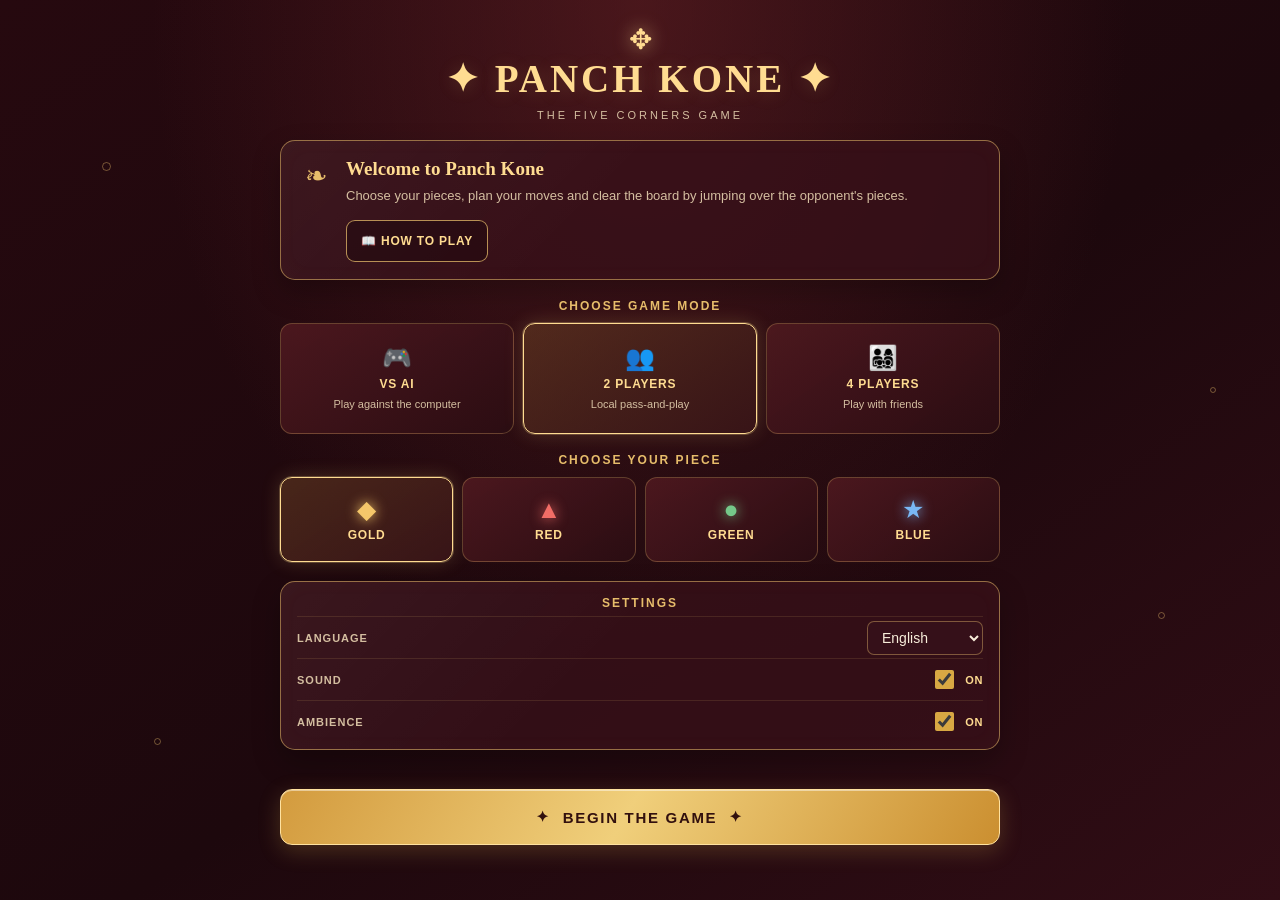
<file: Games/PANCH KONE/index.html>
<!DOCTYPE html>
<html lang="en">
<head>
    <meta charset="UTF-8">
    <meta name="viewport" content="width=device-width, initial-scale=1.0">
    <meta name="theme-color" content="#26090f">
    <title>Panch Kone — The Five Corners Game</title>
    <link rel="stylesheet" href="style.css">
</head>

<body>
    <div class="ambient-pattern" aria-hidden="true"></div>

    <main id="home-screen" class="home-screen">
        <header class="home-header">
            <div class="header-emblem" aria-hidden="true">✥</div>
            <h1 data-i18n="title">✦ PANCH KONE ✦</h1>
            <p class="subtitle" data-i18n="subtitle">THE FIVE CORNERS GAME</p>
        </header>

        <section class="intro-card panel">
            <div class="section-icon" aria-hidden="true">❧</div>
            <div>
                <h2 data-i18n="welcome">Welcome to Panch Kone</h2>
                <p data-i18n="introduction">Choose your pieces, plan your moves and clear the board by jumping over the opponent's pieces.</p>
            </div>
            <button id="tutorial-button" class="outline-button" type="button">
                <span aria-hidden="true">📖</span>
                <span data-i18n="howToPlay">HOW TO PLAY</span>
            </button>
        </section>

        <section class="choice-section" aria-labelledby="mode-heading">
            <h2 id="mode-heading" class="section-heading" data-i18n="chooseMode">CHOOSE GAME MODE</h2>
            <div class="mode-grid">
                <button class="choice-card mode-card" type="button" data-mode="ai" aria-pressed="false">
                    <span class="choice-icon" aria-hidden="true">🎮</span>
                    <span class="choice-title" data-i18n="vsAi">VS AI</span>
                    <span class="choice-description" data-i18n="vsAiDescription">Play against the computer</span>
                </button>
                <button class="choice-card mode-card is-selected" type="button" data-mode="two" aria-pressed="true">
                    <span class="choice-icon" aria-hidden="true">👥</span>
                    <span class="choice-title" data-i18n="twoPlayers">2 PLAYERS</span>
                    <span class="choice-description" data-i18n="twoPlayersDescription">Local pass-and-play</span>
                </button>
                <button class="choice-card mode-card" type="button" data-mode="four" aria-pressed="false">
                    <span class="choice-icon" aria-hidden="true">👨‍👩‍👧‍👦</span>
                    <span class="choice-title" data-i18n="fourPlayers">4 PLAYERS</span>
                    <span class="choice-description" data-i18n="fourPlayersDescription">Play with friends</span>
                </button>
            </div>
        </section>

        <section class="choice-section piece-section" aria-labelledby="piece-heading">
            <h2 id="piece-heading" class="section-heading" data-i18n="choosePiece">CHOOSE YOUR PIECE</h2>
            <div class="piece-grid">
                <button class="choice-card piece-card is-selected" type="button" data-piece="gold" aria-pressed="true">
                    <span class="piece-symbol symbol-gold" aria-hidden="true">◆</span>
                    <span class="choice-title" data-i18n="gold">GOLD</span>
                </button>
                <button class="choice-card piece-card" type="button" data-piece="red" aria-pressed="false">
                    <span class="piece-symbol symbol-red" aria-hidden="true">▲</span>
                    <span class="choice-title" data-i18n="red">RED</span>
                </button>
                <button class="choice-card piece-card" type="button" data-piece="green" aria-pressed="false">
                    <span class="piece-symbol symbol-green" aria-hidden="true">●</span>
                    <span class="choice-title" data-i18n="green">GREEN</span>
                </button>
                <button class="choice-card piece-card" type="button" data-piece="blue" aria-pressed="false">
                    <span class="piece-symbol symbol-blue" aria-hidden="true">★</span>
                    <span class="choice-title" data-i18n="blue">BLUE</span>
                </button>
            </div>
        </section>

        <section class="settings-panel panel" aria-labelledby="settings-heading">
            <h2 id="settings-heading" class="section-heading" data-i18n="settings">SETTINGS</h2>
            <label class="setting-row" for="language-select">
                <span data-i18n="language">LANGUAGE</span>
                <select id="language-select" aria-label="Language">
                    <option value="en">English</option>
                    <option value="hi">हिन्दी</option>
                </select>
            </label>
            <label class="setting-row setting-toggle" for="sound-toggle">
                <span data-i18n="sound">SOUND</span>
                <span class="toggle-control">
                    <input id="sound-toggle" type="checkbox" checked>
                    <span class="toggle-label" data-i18n="on">ON</span>
                </span>
            </label>
            <label class="setting-row setting-toggle" for="ambience-toggle">
                <span data-i18n="ambience">AMBIENCE</span>
                <span class="toggle-control">
                    <input id="ambience-toggle" type="checkbox" checked>
                    <span class="toggle-label" data-i18n="on">ON</span>
                </span>
            </label>
        </section>

        <button id="begin-button" class="begin-button" type="button">
            <span aria-hidden="true">✦</span>
            <span data-i18n="begin">BEGIN THE GAME</span>
            <span aria-hidden="true">✦</span>
        </button>
        <p id="home-status" class="home-status" role="status" aria-live="polite"></p>
    </main>

    <main id="game-screen" class="game-screen" hidden>
        <div class="game-container">
            <div class="game-toolbar">
                <button id="home-button" class="home-button" type="button" aria-label="Home">
                    <span aria-hidden="true">⌂</span>
                    <span data-i18n="home">HOME</span>
                </button>
            </div>

            <h1 data-i18n="title">✦ PANCH KONE ✦</h1>
            <p class="subtitle" data-i18n="subtitle">THE FIVE CORNERS GAME</p>

            <div id="board" aria-label="Panch Kone game board"></div>

            <div class="info">
                <p><span data-i18n="piecesRemaining">Pieces Remaining:</span> <span id="count">9</span></p>
                <p id="message" aria-live="polite">Select a piece to start</p>
            </div>

            <button id="restart-button" class="restart-button" type="button">
                <span aria-hidden="true">↻</span>
                <span data-i18n="restart">Restart Game</span>
            </button>
        </div>
    </main>

    <div id="tutorial-modal" class="modal-backdrop" hidden>
        <section class="tutorial-dialog panel" role="dialog" aria-modal="true" aria-labelledby="tutorial-title">
            <div class="section-icon" aria-hidden="true">📖</div>
            <h2 id="tutorial-title" data-i18n="tutorialTitle">How to Play</h2>
            <ol>
                <li data-i18n="tutorialSelect">Select one of your pieces.</li>
                <li data-i18n="tutorialMove">Choose an empty point on the board to move to.</li>
                <li data-i18n="tutorialJump">Jump over a piece to remove it.</li>
                <li data-i18n="tutorialClear">Clear the opponent's pieces.</li>
                <li data-i18n="tutorialWin">The player who completes the objective wins.</li>
            </ol>
            <button id="close-tutorial" class="outline-button" type="button" data-i18n="close">CLOSE</button>
        </section>
    </div>

    <script src="game.js"></script>
</body>
</html>
</file>
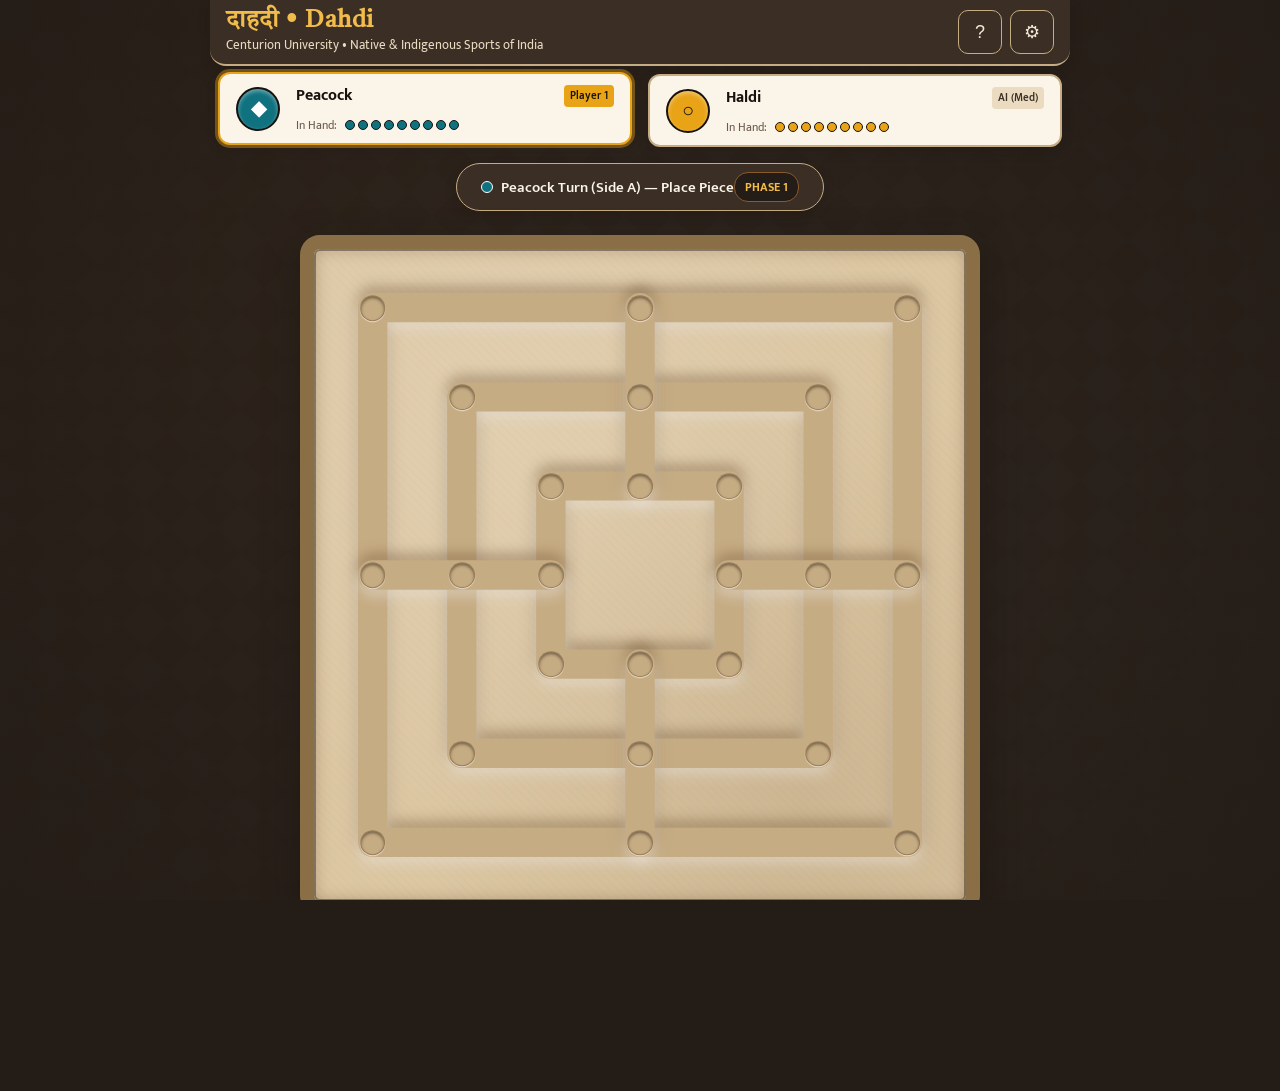
<file: Games/dahdi/web/index.html>
<!DOCTYPE html>
<html lang="en">
<head>
  <meta charset="UTF-8">
  <meta name="viewport" content="width=device-width, initial-scale=1.0, maximum-scale=1.0, user-scalable=no">
  <title>Dahdi (दाहदी / ଦାହଡ଼ି) — Traditional Indian Mills Board Game</title>
  <meta name="description" content="Play Dahdi, the traditional Indian abstract strategy alignment game from the Nine Men's Morris family. Featuring Sandstone theme, Minimax AI, and cultural heritage design by Centurion University.">
  <link rel="stylesheet" href="./styles/main.css">
  <link rel="icon" href="data:image/svg+xml,<svg xmlns='http://www.w3.org/2000/svg' viewBox='0 0 100 100'><circle cx='50' cy='50' r='46' fill='%2310727F' stroke='%2317120E' stroke-width='6'/><text x='50' y='64' font-size='42' text-anchor='middle' fill='%23FBF4E8' font-weight='bold'>◆</text></svg>">
</head>
<body>
  <div class="app-wrapper">
    <!-- Top HUD Bar -->
    <header class="game-hud" role="banner">
      <div class="hud-brand">
        <h1 class="hud-title" id="hud-main-title">दाहदी • Dahdi</h1>
        <p class="hud-subtitle">Centurion University • Native & Indigenous Sports of India</p>
      </div>
      <div style="display: flex; gap: 8px;">
        <button class="btn-icon" id="btn-rules" title="How to Play" aria-label="How to Play">?</button>
        <button class="btn-icon" id="btn-settings" title="Settings" aria-label="Settings">⚙</button>
      </div>
    </header>

    <!-- Player Profiles & Hand Bead Trays -->
    <section class="players-tray-container" aria-label="Players Status">
      <!-- Player A: Peacock -->
      <div class="player-card side-a" id="player-card-a">
        <div class="player-avatar" id="avatar-a" aria-hidden="true">◆</div>
        <div class="player-info">
          <div class="player-name-row">
            <span class="player-name" id="name-a">Peacock</span>
            <span class="player-status-tag" id="tag-a">Player 1</span>
          </div>
          <div class="bead-counter-row">
            <span class="bead-counter-label">In Hand:</span>
            <div class="beads-list" id="beads-a" aria-label="Peacock in-hand pieces"></div>
          </div>
        </div>
      </div>

      <!-- Player B: Haldi -->
      <div class="player-card side-b" id="player-card-b">
        <div class="player-avatar" id="avatar-b" aria-hidden="true">○</div>
        <div class="player-info">
          <div class="player-name-row">
            <span class="player-name" id="name-b">Haldi</span>
            <span class="player-status-tag" id="tag-b">AI (Med)</span>
          </div>
          <div class="bead-counter-row">
            <span class="bead-counter-label">In Hand:</span>
            <div class="beads-list" id="beads-b" aria-label="Haldi in-hand pieces"></div>
          </div>
        </div>
      </div>
    </section>

    <!-- Turn Banner & Phase Indicator -->
    <div class="turn-status-banner" role="status" aria-live="polite">
      <div class="turn-status-text">
        <span class="turn-indicator-dot" id="turn-dot"></span>
        <span id="turn-status-text">Peacock Turn — Place Piece</span>
      </div>
      <span class="phase-pill" id="phase-pill">PHASE 1</span>
    </div>

    <!-- Main Game Viewport (Sandstone Board) -->
    <main class="game-viewport" role="main">
      <div class="board-container" id="board-container" aria-label="Dahdi 24-point concentric board">
        <!-- Rendered by JS SVG -->
      </div>
    </main>

    <!-- Bottom Controls Bar -->
    <section class="game-controls-bar" aria-label="Game Controls">
      <button class="btn-secondary" id="btn-undo" title="Undo Move (Shortcut: U)">
        <span aria-hidden="true">↩</span> Undo
      </button>
      <button class="btn-secondary" id="btn-hint" title="Get Move Hint (Shortcut: H)">
        <span aria-hidden="true">💡</span> Hint
      </button>
      <button class="btn-primary" id="btn-restart" title="Start New Match (Shortcut: R)">
        <span aria-hidden="true">↻</span> New Match
      </button>
    </section>

    <!-- Footer -->
    <footer class="iks-footer" role="contentinfo">
      <p>IKS Games Collection • Theme: BT-2 Sandstone • Rules derived from <em>An Anthology of Native & Indigenous Sports of India (CUTM, 2025)</em></p>
    </footer>
  </div>

  <!-- Settings Modal Dialog -->
  <div class="modal-overlay" id="settings-modal" role="dialog" aria-modal="true" aria-labelledby="settings-dialog-title">
    <div class="dialog-panel">
      <div class="dialog-header">
        <h2 class="dialog-title" id="settings-dialog-title">Game Settings & Accessibility</h2>
        <button class="dialog-close-btn" aria-label="Close dialog">✕</button>
      </div>
      <div class="dialog-content">
        <div class="setting-item">
          <div>
            <div class="setting-label">Game Mode</div>
            <div class="setting-desc">Choose opponent type</div>
          </div>
          <select class="select-input" id="select-game-mode">
            <option value="vsAI">Play vs AI</option>
            <option value="passAndPlay">2-Player Pass & Play</option>
          </select>
        </div>

        <div class="setting-item">
          <div>
            <div class="setting-label">AI Difficulty</div>
            <div class="setting-desc">Heuristic search depth</div>
          </div>
          <select class="select-input" id="select-difficulty">
            <option value="easy">Easy (Depth 1, casual)</option>
            <option value="medium" selected>Medium (Depth 3, standard)</option>
            <option value="hard">Master (Depth 5, punishing)</option>
          </select>
        </div>

        <div class="setting-item">
          <div>
            <div class="setting-label">Board Variant</div>
            <div class="setting-desc">Standard 9-Men vs Diagonals (Anthology)</div>
          </div>
          <label class="switch">
            <input type="checkbox" id="cb-diagonals">
            <span class="slider"></span>
          </label>
        </div>

        <div class="setting-item">
          <div>
            <div class="setting-label">Colour-blind Safe Mode</div>
            <div class="setting-desc">Okabe-Ito Vermillion & Blue, 32px glyphs</div>
          </div>
          <label class="switch">
            <input type="checkbox" id="cb-colour-blind">
            <span class="slider"></span>
          </label>
        </div>

        <div class="setting-item">
          <div>
            <div class="setting-label">Sound Effects Volume</div>
            <div class="setting-desc">Procedural tactile wooden knocks</div>
          </div>
          <input type="range" class="range-slider" id="range-sfx" min="0" max="1" step="0.05" value="0.7">
        </div>

        <div class="setting-item">
          <div>
            <div class="setting-label">Tanpura Drone (Music)</div>
            <div class="setting-desc">Traditional ambient acoustic drone</div>
          </div>
          <label class="switch">
            <input type="checkbox" id="cb-tanpura">
            <span class="slider"></span>
          </label>
        </div>

        <div class="setting-item">
          <div>
            <div class="setting-label">Reduce Motion</div>
            <div class="setting-desc">Disable animations and camera shakes</div>
          </div>
          <label class="switch">
            <input type="checkbox" id="cb-reduce-motion">
            <span class="slider"></span>
          </label>
        </div>

        <div class="setting-item">
          <div>
            <div class="setting-label">Language / भाषा / ଭାଷା</div>
            <div class="setting-desc">Display language</div>
          </div>
          <select class="select-input" id="select-language">
            <option value="en">English</option>
            <option value="hi">हिन्दी (Hindi)</option>
            <option value="od">ଓଡ଼ିଆ (Odia)</option>
          </select>
        </div>
      </div>
      <div class="dialog-footer">
        <button class="btn-primary dialog-close-btn" style="width: auto;">Done</button>
      </div>
    </div>
  </div>

  <!-- How to Play Modal Dialog -->
  <div class="modal-overlay" id="rules-modal" role="dialog" aria-modal="true" aria-labelledby="rules-dialog-title">
    <div class="dialog-panel">
      <div class="dialog-header">
        <h2 class="dialog-title" id="rules-dialog-title">How to Play Dahdi</h2>
        <button class="dialog-close-btn" aria-label="Close dialog">✕</button>
      </div>
      <div class="dialog-content">
        <h3 style="margin-top: 0; color: var(--haldi-600); font-family: var(--font-display);">Line up three, take one.</h3>
        <p><strong>Dahdi</strong> is an ancient Indian member of the Morris / Mills alignment games family, recorded in <em>An Anthology of Native & Indigenous Sports of India</em> (Centurion University, 2025).</p>
        
        <h4 style="color: var(--ink-900); margin-bottom: 4px;">1. Phase 1 — Placement</h4>
        <p>Players take turns placing their <strong>9 pieces</strong> on any empty intersection on the three concentric squares. If you align three pieces in a straight line (a <strong>Mill / Dahdi</strong>), you immediately remove one opponent piece from the board.</p>
        <p style="font-size: 13px; color: var(--ink-700); background: var(--sand-200); padding: 8px; border-radius: 6px;">
          <em>Removal Rule:</em> You cannot remove an enemy piece that is part of a formed mill, unless all enemy pieces are currently in mills.
        </p>

        <h4 style="color: var(--ink-900); margin-bottom: 4px;">2. Phase 2 — Movement</h4>
        <p>Once all 18 pieces are on the board, players slide one piece per turn to an <strong>adjacent empty point</strong> along the marked lines. Forming a new mill allows you to remove an enemy piece.</p>

        <h4 style="color: var(--ink-900); margin-bottom: 4px;">3. Phase 3 — Flying (Endgame)</h4>
        <p>When a player is reduced to only <strong>3 pieces</strong>, their pieces gain the ability to "fly" — jumping to <strong>any empty point</strong> on the board.</p>

        <h4 style="color: var(--ink-900); margin-bottom: 4px;">Winning the Game</h4>
        <p>You win if:</p>
        <ul>
          <li>You reduce the opponent to <strong>2 pieces</strong> (unable to form a mill), or</li>
          <li>The opponent has <strong>no legal moves</strong> (completely blocked/immobilized).</li>
        </ul>

        <h4 style="color: var(--ink-900); margin-bottom: 4px;">Keyboard Shortcuts</h4>
        <p><code>U</code>: Undo &nbsp;|&nbsp; <code>H</code>: Hint &nbsp;|&nbsp; <code>R</code>: Rematch &nbsp;|&nbsp; <code>Esc</code>: Settings</p>
      </div>
      <div class="dialog-footer">
        <button class="btn-primary dialog-close-btn" style="width: auto;">Got it</button>
      </div>
    </div>
  </div>

  <!-- Victory / Game Over Modal Dialog -->
  <div class="modal-overlay" id="result-modal" role="dialog" aria-modal="true" aria-labelledby="result-title">
    <div class="dialog-panel" style="text-align: center;">
      <div class="dialog-header" style="justify-content: center;">
        <h2 class="dialog-title" id="result-title">Victory!</h2>
      </div>
      <div class="dialog-content">
        <div style="font-size: 54px; margin: 12px 0;">🏆</div>
        <p id="result-subtitle" style="font-size: 17px; font-weight: 600; color: var(--ink-900);">Spectacular strategic alignment!</p>
      </div>
      <div class="dialog-footer" style="justify-content: center;">
        <button class="btn-primary" id="btn-rematch">Play Again</button>
      </div>
    </div>
  </div>

  <!-- Marigold Petals Victory Canvas -->
  <canvas id="confetti-canvas"></canvas>

  <!-- Application Logic -->
  <script type="module" src="./js/app.js"></script>
</body>
</html>
</file>
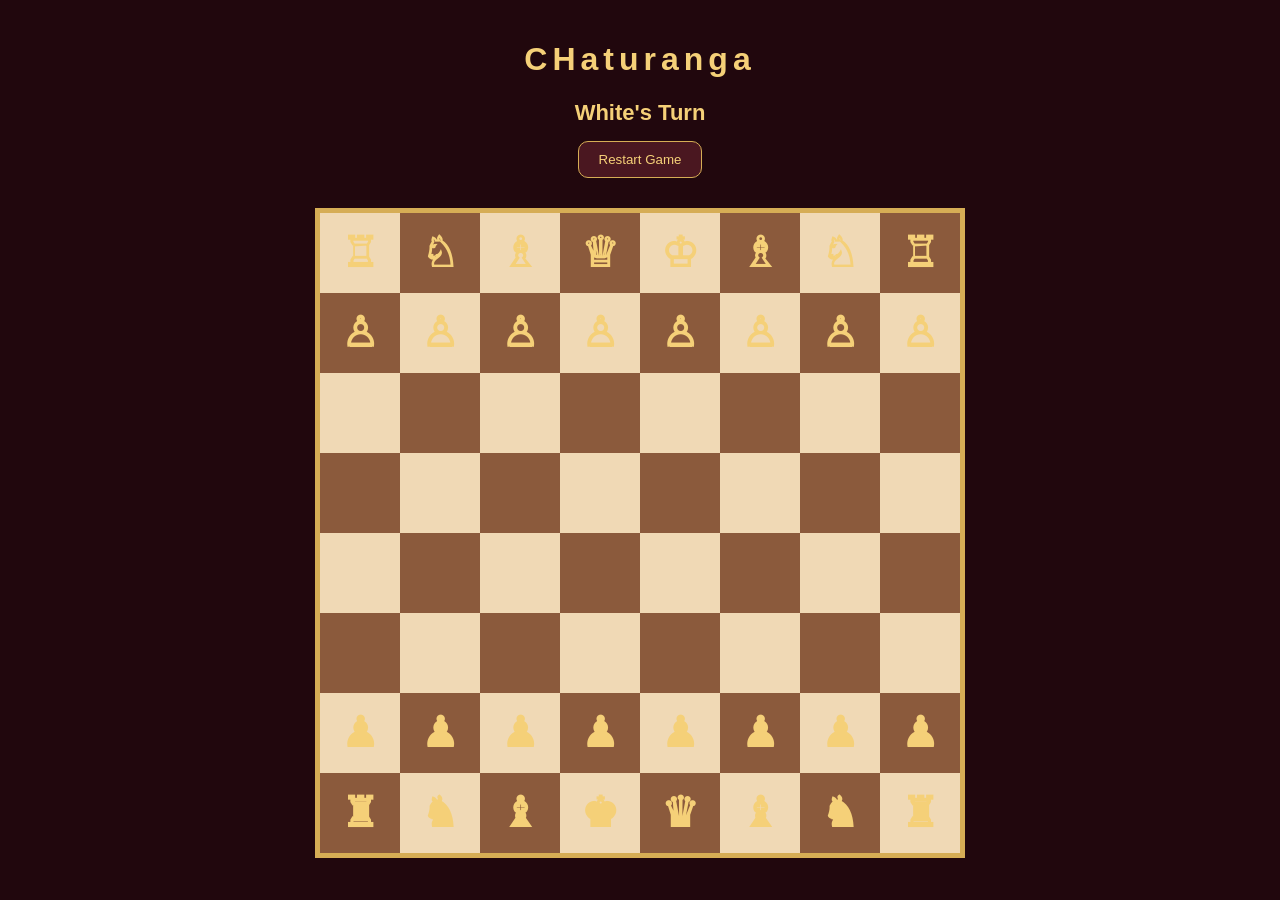
<file: Games/Chaturanga/game.html>
<!DOCTYPE html>
<html lang="en">

<head>

    <meta charset="UTF-8">

    <meta name="viewport"
          content="width=device-width, initial-scale=1.0">

    <title>Chaturanga Game</title>

    <link rel="stylesheet" href="game-style.css">

</head>

<body>

    <h1>CHaturanga</h1>

    <div id="status">
        White's Turn
    </div>

    <button onclick="location.reload()">
    Restart Game
</button>

    <div id="message"></div>

    <div id="board"></div>

    <script src="game.js"></script>

</body>

</html>
</file>
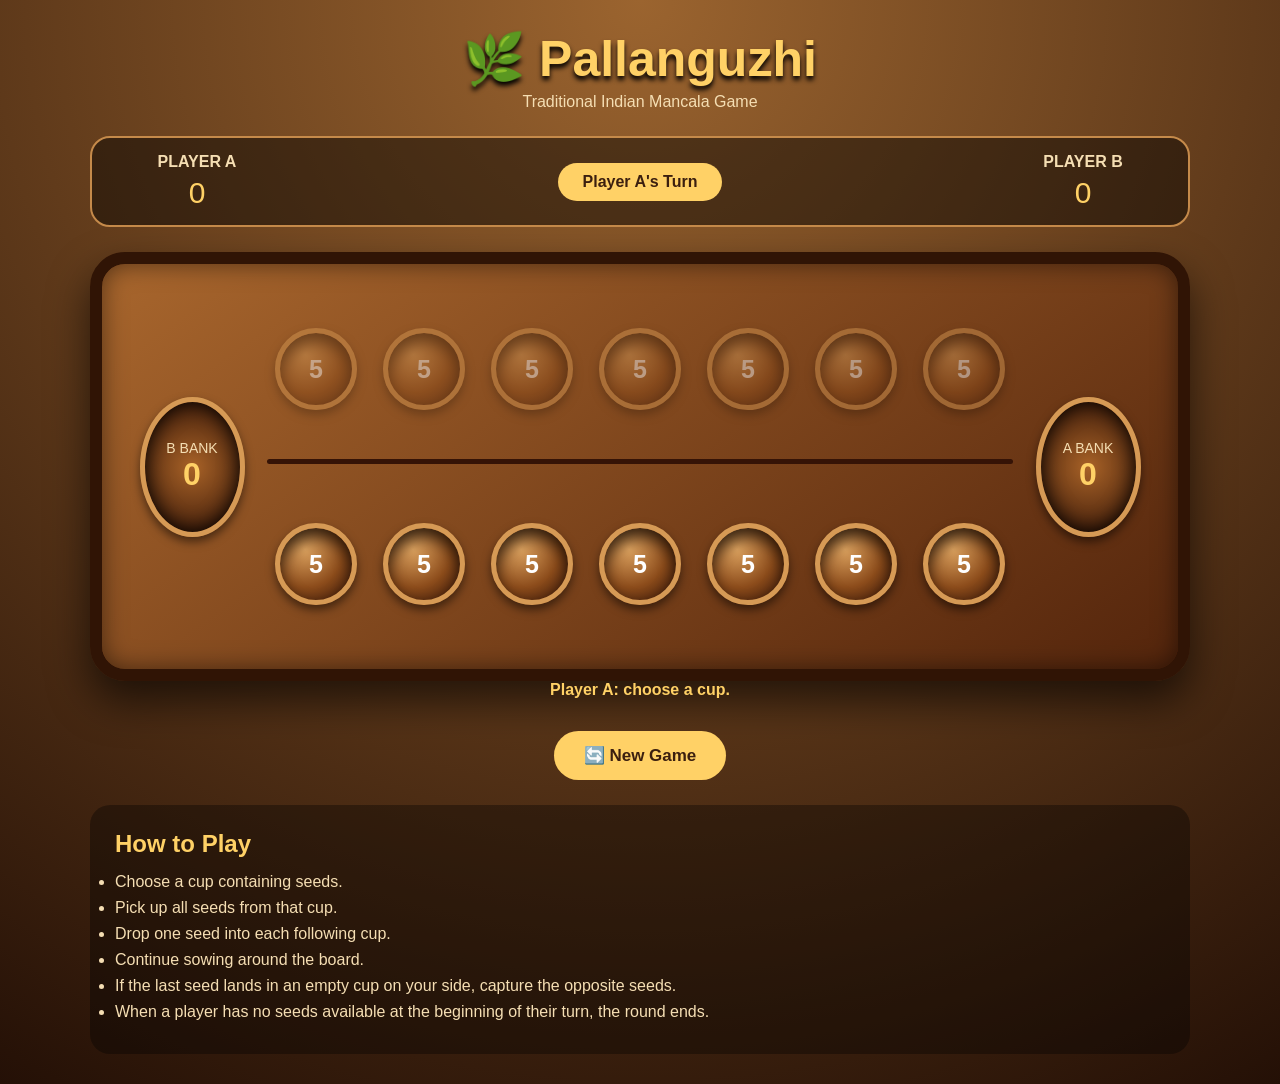
<file: Games/Pallanguzhi/ind.html>
<!DOCTYPE html>
<html lang="en">
<head>
<meta charset="UTF-8">
<meta name="viewport" content="width=device-width, initial-scale=1.0">

<title>Pallanguzhi Game</title>

<style>

/* =========================
   BASIC
========================= */

* {
    box-sizing: border-box;
    margin: 0;
    padding: 0;
}

body {
    min-height: 100vh;
    font-family: Arial, sans-serif;

    background:
        radial-gradient(circle at top, #9b642f, #241006);

    color: white;

    display: flex;
    justify-content: center;

    padding: 30px 15px;
}


/* =========================
   MAIN
========================= */

.container {
    width: 100%;
    max-width: 1100px;
    text-align: center;
}

.title {
    font-size: 50px;
    color: #ffd166;

    text-shadow: 0 4px 5px #000;

    margin-bottom: 5px;
}

.subtitle {
    color: #f5deb3;
    margin-bottom: 25px;
}


/* =========================
   SCORE
========================= */

.scoreboard {
    display: flex;
    justify-content: space-between;
    align-items: center;

    background: rgba(0,0,0,0.45);

    border: 2px solid #c58a4a;
    border-radius: 20px;

    padding: 15px 30px;

    margin-bottom: 25px;
}

.player {
    display: flex;
    flex-direction: column;
    gap: 5px;

    min-width: 150px;
}

.player-name {
    color: #f5deb3;
    font-weight: bold;
}

.score {
    font-size: 30px;
    color: #ffd166;
}

.turn {
    background: #ffd166;
    color: #3b1f0f;

    padding: 10px 25px;

    border-radius: 30px;

    font-weight: bold;
}


/* =========================
   BOARD
========================= */

.board {
    display: grid;

    grid-template-columns: 120px 1fr 120px;

    grid-template-rows:
        150px
        15px
        150px;

    gap: 15px;

    padding: 30px;

    background:
        linear-gradient(
            145deg,
            #a8662d,
            #54250c
        );

    border: 12px solid #301405;

    border-radius: 35px;

    box-shadow:
        0 20px 40px rgba(0,0,0,.6),
        inset 0 0 25px rgba(0,0,0,.5);
}


/* =========================
   BANK
========================= */

.bank {
    width: 105px;
    height: 140px;

    margin: auto;

    border-radius: 50%;

    background:
        radial-gradient(
            circle,
            #a86227,
            #321306
        );

    border: 5px solid #d69a55;

    display: flex;
    flex-direction: column;

    justify-content: center;
    align-items: center;

    box-shadow:
        inset 0 0 20px #000,
        0 5px 10px rgba(0,0,0,.5);
}

.bank-title {
    font-size: 14px;
    color: #f5deb3;
}

.bank-score {
    font-size: 32px;
    color: #ffd166;
    font-weight: bold;
}

.bank-left {
    grid-column: 1;
    grid-row: 1 / 4;
}

.bank-right {
    grid-column: 3;
    grid-row: 1 / 4;
}


/* =========================
   CUP ROW
========================= */

.cups {
    display: grid;

    grid-template-columns:
        repeat(7, 1fr);

    gap: 10px;

    align-items: center;
}

.top-row {
    grid-column: 2;
    grid-row: 1;
}

.bottom-row {
    grid-column: 2;
    grid-row: 3;
}


/* =========================
   CUPS
========================= */

.cup {
    width: 82px;
    height: 82px;

    margin: auto;

    border-radius: 50%;

    border: 5px solid #d69a55;

    background:
        radial-gradient(
            circle at 35% 30%,
            #dba15e,
            #8c4c1b 55%,
            #351306
        );

    color: white;

    font-size: 25px;
    font-weight: bold;

    cursor: pointer;

    box-shadow:
        inset 0 8px 15px rgba(0,0,0,.7),
        0 5px 10px rgba(0,0,0,.5);

    transition: .2s;
}

.cup:hover {
    transform: scale(1.08);

    border-color: #ffd166;

    box-shadow:
        0 0 20px #ffd166,
        inset 0 8px 15px rgba(0,0,0,.7);
}

.cup:disabled {
    cursor: not-allowed;
    opacity: .45;
}

.cup.selected {
    transform: scale(1.15);

    border-color: #ffd166;

    box-shadow:
        0 0 30px #ffd166;
}


/* =========================
   CENTER LINE
========================= */

.divider {
    grid-column: 2;
    grid-row: 2;

    height: 5px;

    background: #351306;

    border-radius: 10px;
}


/* =========================
   BUTTON
========================= */

.controls {
    margin: 25px 0;
}

button.new-game {
    border: none;

    background: #ffd166;
    color: #3b1f0f;

    padding: 14px 30px;

    border-radius: 30px;

    font-size: 17px;
    font-weight: bold;

    cursor: pointer;

    transition: .2s;
}

button.new-game:hover {
    transform: scale(1.08);

    background: #ffe29a;
}


/* =========================
   MESSAGE
========================= */

.message {
    min-height: 25px;

    margin-bottom: 15px;

    color: #ffd166;

    font-weight: bold;
}


/* =========================
   RULES
========================= */

.rules {
    text-align: left;

    background: rgba(0,0,0,.35);

    border-radius: 20px;

    padding: 25px;

    margin-top: 20px;
}

.rules h2 {
    color: #ffd166;
    margin-bottom: 15px;
}

.rules li {
    margin: 8px 0;
    color: #f5deb3;
}


/* =========================
   MOBILE
========================= */

@media(max-width:850px) {

    .board {
        grid-template-columns:
            80px 1fr 80px;

        padding: 15px;
        border-width: 7px;
    }

    .cups {
        gap: 5px;
    }

    .cup {
        width: 55px;
        height: 55px;
        font-size: 18px;
    }

    .bank {
        width: 70px;
        height: 110px;
    }

    .bank-score {
        font-size: 22px;
    }
}


@media(max-width:600px) {

    .title {
        font-size: 36px;
    }

    .scoreboard {
        padding: 10px;
    }

    .player {
        min-width: 70px;
    }

    .turn {
        padding: 8px 10px;
        font-size: 12px;
    }

    .board {
        grid-template-columns: 1fr;
        grid-template-rows: auto;
    }

    .bank-left,
    .bank-right,
    .top-row,
    .bottom-row,
    .divider {
        grid-column: 1;
        grid-row: auto;
    }

    .bank {
        width: 100%;
        height: 60px;
        border-radius: 20px;
    }

    .cups {
        grid-template-columns:
            repeat(7, 1fr);
    }

    .cup {
        width: 40px;
        height: 40px;
        font-size: 15px;
        border-width: 3px;
    }

    .divider {
        display: none;
    }
}

</style>
</head>


<body>

<div class="container">

    <h1 class="title">🌿 Pallanguzhi</h1>

    <p class="subtitle">
        Traditional Indian Mancala Game
    </p>


    <!-- SCOREBOARD -->

    <div class="scoreboard">

        <div class="player">

            <span class="player-name">
                PLAYER A
            </span>

            <span class="score" id="scoreA">
                0
            </span>

        </div>


        <div class="turn" id="turn">
            Player A's Turn
        </div>


        <div class="player">

            <span class="player-name">
                PLAYER B
            </span>

            <span class="score" id="scoreB">
                0
            </span>

        </div>

    </div>


    <!-- GAME BOARD -->

    <div class="board">


        <!-- B BANK -->

        <div class="bank bank-left">

            <span class="bank-title">
                B BANK
            </span>

            <span class="bank-score" id="bankB">
                0
            </span>

        </div>


        <!-- PLAYER B CUPS -->

        <div class="cups top-row">

            <button class="cup" data-index="13">5</button>
            <button class="cup" data-index="12">5</button>
            <button class="cup" data-index="11">5</button>
            <button class="cup" data-index="10">5</button>
            <button class="cup" data-index="9">5</button>
            <button class="cup" data-index="8">5</button>
            <button class="cup" data-index="7">5</button>

        </div>


        <div class="divider"></div>


        <!-- PLAYER A CUPS -->

        <div class="cups bottom-row">

            <button class="cup" data-index="0">5</button>
            <button class="cup" data-index="1">5</button>
            <button class="cup" data-index="2">5</button>
            <button class="cup" data-index="3">5</button>
            <button class="cup" data-index="4">5</button>
            <button class="cup" data-index="5">5</button>
            <button class="cup" data-index="6">5</button>

        </div>


        <!-- A BANK -->

        <div class="bank bank-right">

            <span class="bank-title">
                A BANK
            </span>

            <span class="bank-score" id="bankA">
                0
            </span>

        </div>

    </div>


    <!-- MESSAGE -->

    <div class="message" id="message">
        Choose a cup to begin.
    </div>


    <!-- NEW GAME -->

    <div class="controls">

        <button class="new-game" id="newGame">
            🔄 New Game
        </button>

    </div>


    <!-- RULES -->

    <div class="rules">

        <h2>How to Play</h2>

        <ul>

            <li>
                Choose a cup containing seeds.
            </li>

            <li>
                Pick up all seeds from that cup.
            </li>

            <li>
                Drop one seed into each following cup.
            </li>

            <li>
                Continue sowing around the board.
            </li>

            <li>
                If the last seed lands in an empty cup on your side,
                capture the opposite seeds.
            </li>

            <li>
                When a player has no seeds available at the beginning
                of their turn, the round ends.
            </li>

        </ul>

    </div>

</div>


<script>

/* =====================================
   PALLANGUZHI JAVASCRIPT
===================================== */


/* Initial seeds in each cup */

const INITIAL_SEEDS = 5;


/* 14 cups */

let cups = Array(14).fill(INITIAL_SEEDS);


/* Scores */

let score = {
    A: 0,
    B: 0
};


/* Current player */

let currentPlayer = "A";


/* Game status */

let gameOver = false;


/* HTML elements */

const cupButtons =
    document.querySelectorAll(".cup");

const scoreA =
    document.getElementById("scoreA");

const scoreB =
    document.getElementById("scoreB");

const bankA =
    document.getElementById("bankA");

const bankB =
    document.getElementById("bankB");

const turn =
    document.getElementById("turn");

const message =
    document.getElementById("message");

const newGame =
    document.getElementById("newGame");



/* =====================================
   START GAME
===================================== */

function startGame() {

    cups =
        Array(14).fill(INITIAL_SEEDS);

    score.A = 0;
    score.B = 0;

    currentPlayer = "A";

    gameOver = false;

    message.textContent =
        "Player A: choose a cup.";

    updateScreen();
}



/* =====================================
   UPDATE SCREEN
===================================== */

function updateScreen() {

    cupButtons.forEach(button => {

        const index =
            Number(button.dataset.index);

        button.textContent =
            cups[index];


        /* Determine ownership */

        let isOwnCup;

        if (currentPlayer === "A") {

            isOwnCup =
                index >= 0 &&
                index <= 6;

        } else {

            isOwnCup =
                index >= 7 &&
                index <= 13;
        }


        /* Disable invalid cups */

        button.disabled =
            gameOver ||
            !isOwnCup ||
            cups[index] === 0;

    });


    scoreA.textContent =
        score.A;

    scoreB.textContent =
        score.B;

    bankA.textContent =
        score.A;

    bankB.textContent =
        score.B;

    turn.textContent =
        `Player ${currentPlayer}'s Turn`;
}



/* =====================================
   CUP CLICK
===================================== */

cupButtons.forEach(button => {

    button.addEventListener(
        "click",
        function() {

            if (gameOver) {
                return;
            }

            const index =
                Number(this.dataset.index);

            play(index);

        }
    );

});



/* =====================================
   PLAY MOVE
===================================== */

function play(index) {

    /* Check ownership */

    if (currentPlayer === "A") {

        if (index > 6) {
            return;
        }

    } else {

        if (index < 7) {
            return;
        }

    }


    /* Empty cup */

    if (cups[index] === 0) {

        message.textContent =
            "That cup is empty.";

        return;
    }


    /* Highlight */

    const selected =
        document.querySelector(
            `[data-index="${index}"]`
        );

    selected.classList.add("selected");


    setTimeout(() => {

        selected.classList.remove(
            "selected"
        );

        sow(index);

    }, 200);

}



/* =====================================
   SOWING
===================================== */

function sow(startIndex) {

    let seeds =
        cups[startIndex];


    /* Empty selected cup */

    cups[startIndex] = 0;


    let position =
        startIndex;


    /* Drop seeds one by one */

    while (seeds > 0) {

        position++;

        if (position >= 14) {
            position = 0;
        }

        cups[position]++;

        seeds--;

    }


    /* Check capture */

    capture(position);


    updateScreen();


    /* Check whether current player
       can continue */

    if (!hasMove(currentPlayer)) {

        endGame();

        return;
    }


    /* Change player */

    if (currentPlayer === "A") {

        currentPlayer = "B";

    } else {

        currentPlayer = "A";
    }


    message.textContent =
        `Player ${currentPlayer}: choose a cup.`;

    updateScreen();

}



/* =====================================
   CAPTURE
===================================== */

function capture(lastIndex) {

    /* Last cup must have exactly
       one seed */

    if (cups[lastIndex] !== 1) {
        return;
    }


    /* Check player's side */

    let ownSide;

    if (currentPlayer === "A") {

        ownSide =
            lastIndex >= 0 &&
            lastIndex <= 6;

    } else {

        ownSide =
            lastIndex >= 7 &&
            lastIndex <= 13;
    }


    if (!ownSide) {
        return;
    }


    /* Find opposite cup */

    let opposite;

    if (lastIndex < 7) {

        opposite =
            lastIndex + 7;

    } else {

        opposite =
            lastIndex - 7;
    }


    /* Nothing to capture */

    if (cups[opposite] === 0) {
        return;
    }


    /* Capture both */

    const captured =
        cups[lastIndex] +
        cups[opposite];


    cups[lastIndex] = 0;

    cups[opposite] = 0;


    /* Add to score */

    score[currentPlayer] +=
        captured;


    message.textContent =
        `Player ${currentPlayer} captured ${captured} seeds!`;

}



/* =====================================
   CHECK AVAILABLE MOVE
===================================== */

function hasMove(player) {

    if (player === "A") {

        for (let i = 0; i < 7; i++) {

            if (cups[i] > 0) {
                return true;
            }

        }

    } else {

        for (let i = 7; i < 14; i++) {

            if (cups[i] > 0) {
                return true;
            }

        }

    }

    return false;
}



/* =====================================
   END GAME
===================================== */

function endGame() {

    gameOver = true;


    /* Collect remaining seeds */

    let remainingA = 0;

    let remainingB = 0;


    for (let i = 0; i < 7; i++) {

        remainingA += cups[i];

        remainingB += cups[i + 7];

    }


    score.A += remainingA;

    score.B += remainingB;

A
    cups.fill(0);


    updateScreen();


    let result;


    if (score.A > score.B) {

        result =
            "🏆 Player A Wins!";

    } else if (score.B > score.A) {

        result =
            "🏆 Player B Wins!";

    } else {

        result =
            "🤝 It's a Draw!";
    }


    message.textContent =
        result;


    setTimeout(() => {

        alert(
            result +
            "\n\nPlayer A: " +
            score.A +
            "\nPlayer B: " +
            score.B
        );

    }, 100);

}



/* =====================================
   NEW GAME
===================================== */

newGame.addEventListener(
    "click",
    startGame
);


/* Start automatically */

startGame();

</script>

</body>
</html>
</file>
<file: styles.css>
:root{--ink:#17120e;--ink2:#3b2f26;--stone:#241c16;--raised:#3a2e25;--sand:#fbf4e8;--sand2:#f5e9d6;--sand3:#ebdbc0;--line:#c6ac83;--teak:#8a5a2b;--teak2:#5a3919;--gold:#e8a317;--indigo:#2f4b7c;--sindoor:#c8402f;--peacock:#10727f;--green:#4c7a3f;--shadow:0 4px 12px rgba(23,18,14,.18)}*{box-sizing:border-box}html{scroll-behavior:smooth}body{margin:0;background:var(--sand);color:var(--ink);font-family:Mukta,system-ui,sans-serif;font-size:18px;line-height:1.45}a{color:inherit}button{font:inherit}.skip-link{position:fixed;left:16px;top:-80px;z-index:99;background:var(--gold);padding:12px 20px}.skip-link:focus{top:16px}.sr-only{position:absolute;width:1px;height:1px;overflow:hidden;clip:rect(0,0,0,0)}.site-header{height:88px;padding:0 clamp(24px,5vw,80px);display:flex;align-items:center;justify-content:space-between;background:rgba(36,28,22,.96);color:var(--sand);position:absolute;top:0;width:100%;z-index:10;border-bottom:1px solid rgba(245,233,214,.16)}.brand{display:flex;align-items:center;gap:11px;text-decoration:none;font-weight:700;letter-spacing:.13em;line-height:.9}.brand-mark{width:44px;height:44px;border:1px solid var(--gold);color:var(--gold);display:grid;place-items:center;font-family:'Tiro Devanagari Hindi';font-size:20px;transform:rotate(-3deg)}.brand small{display:block;font-size:9px;letter-spacing:.08em;color:var(--line);margin-top:7px}nav{display:flex;gap:30px;align-items:center}nav a{text-decoration:none;font-size:16px}nav a:hover{color:var(--gold)}.nav-cta{border:1px solid var(--line);padding:10px 18px}.nav-toggle{display:none;background:none;border:0}.hero{min-height:760px;height:100svh;background:var(--stone);color:var(--sand);padding:clamp(140px,17vh,190px) clamp(24px,7vw,110px) 80px;display:grid;grid-template-columns:1.05fr .95fr;align-items:center;position:relative;overflow:hidden}.hero:after{content:"";position:absolute;inset:0;background-image:radial-gradient(rgba(245,233,214,.05) 1px,transparent 1px);background-size:5px 5px;pointer-events:none}.hero-copy{position:relative;z-index:2;max-width:680px}.eyebrow,.section-index{text-transform:uppercase;letter-spacing:.16em;font-size:13px;font-weight:700}.eyebrow{color:var(--gold);display:flex;align-items:center;gap:12px}.eyebrow span{display:block;width:32px;border-top:1px solid}.hero h1,.intro h2,.section-heading h2,.benefit-copy h2,.future h2{font-family:'Tiro Devanagari Hindi',serif;font-weight:400;line-height:.96;margin:24px 0;font-size:clamp(64px,7.5vw,116px);letter-spacing:-.035em}.hero h1 em,.intro h2 em,.benefit-copy h2 em,.future h2 em{color:var(--gold);font-weight:400}.hero-lead{max-width:610px;color:var(--sand3);font-size:clamp(18px,1.6vw,24px);line-height:1.55}.hero-actions{display:flex;align-items:center;gap:32px;margin:36px 0}.button{min-height:56px;padding:14px 24px;display:inline-flex;align-items:center;justify-content:space-between;gap:30px;text-decoration:none;font-weight:700}.primary{background:var(--gold);color:var(--ink);box-shadow:var(--shadow)}.primary:hover{background:#f2bc4b}.text-link{text-decoration:none;border-bottom:1px solid currentColor;padding-bottom:3px}.text-link span{padding-left:8px}.hero-proof{display:flex;align-items:center;gap:14px;margin-top:44px}.hero-proof strong{font-family:'Tiro Devanagari Hindi';font-size:37px;color:var(--gold);font-weight:400}.hero-proof span{font-size:12px;line-height:1.2;text-transform:uppercase;letter-spacing:.08em;color:var(--line)}.hero-proof b{height:34px;border-left:1px solid var(--ink2)}.hero-art{height:min(60vw,610px);max-height:610px;position:relative;z-index:1}.sun{position:absolute;width:80%;aspect-ratio:1;border-radius:50%;background:#8a4222;opacity:.55;right:-17%;top:0}.board{position:absolute;width:58%;aspect-ratio:1;padding:5%;display:grid;grid-template-columns:repeat(3,1fr);gap:4px;background:var(--teak2);box-shadow:20px 25px 0 rgba(0,0,0,.18);transform:rotate(10deg);top:13%;left:8%}.board span{background:var(--sand2)}.board span:nth-child(even){background:var(--teak)}.board-two{width:34%;top:41%;left:52%;background:var(--indigo);transform:rotate(-10deg);opacity:.92}.board-two span:nth-child(odd){background:#1d3357}.token{position:absolute;width:70px;aspect-ratio:1;border-radius:50%;display:grid;place-items:center;color:var(--sand);font-size:25px;border:4px solid var(--ink);box-shadow:var(--shadow);z-index:2}.t1{background:var(--sindoor);top:25%;left:17%}.t2{background:var(--peacock);top:45%;left:40%}.t3{background:var(--gold);color:var(--ink);top:68%;left:61%}.cowrie{position:absolute;font-size:110px;color:#f5eddf;right:3%;top:3%;transform:rotate(30deg)}.hero-art p{position:absolute;right:1%;bottom:7%;font-size:12px;letter-spacing:.16em;text-transform:uppercase;color:var(--line);transform:rotate(-90deg);transform-origin:right bottom}.scroll-note{position:absolute;left:24px;bottom:34px;writing-mode:vertical-rl;font-size:10px;letter-spacing:.18em;color:var(--line)}.scroll-note span{margin-top:12px;color:var(--gold)}.band{padding:110px clamp(24px,7vw,110px)}.section-index{color:var(--sindoor)}.intro-grid{display:grid;grid-template-columns:1fr 1fr;gap:8vw;align-items:start}.intro h2{font-size:clamp(54px,6vw,86px);margin:20px 0}.intro h2 em{color:var(--sindoor)}.intro-grid>div>p{max-width:650px}.dropcap:first-letter{font-family:'Tiro Devanagari Hindi';float:left;font-size:72px;line-height:.8;padding-right:10px;color:var(--sindoor)}.dark{color:var(--indigo);font-weight:700}.principles{display:grid;grid-template-columns:repeat(4,1fr);margin-top:90px;border-top:1px solid var(--line)}.principles article{padding:30px 26px;border-right:1px solid var(--line)}.principles article:last-child{border:0}.principles span{color:var(--sindoor);font-size:12px}.principles h3{font-family:'Tiro Devanagari Hindi';font-size:30px;margin:36px 0 10px}.principles p{font-size:16px;color:var(--ink2)}.collection{background:var(--sand2);padding:110px clamp(24px,7vw,110px)}.section-heading{display:flex;align-items:end;justify-content:space-between;gap:40px}.section-heading h2{font-size:clamp(54px,6vw,84px);margin:15px 0}.section-heading>p{max-width:490px;font-size:19px}.filters{display:flex;gap:10px;flex-wrap:wrap;border-bottom:1px solid var(--line);padding:35px 0 20px}.filters button{background:none;border:0;color:var(--ink2);padding:10px 16px;cursor:pointer;min-height:48px}.filters button.active{background:var(--ink);color:var(--sand)}.filters sup{color:var(--gold)}.game-grid{display:grid;grid-template-columns:repeat(3,1fr);gap:20px;margin-top:34px}.game-card{min-height:370px;background:var(--sand);border:1px solid var(--line);padding:26px;display:flex;flex-direction:column;position:relative;overflow:hidden;transition:transform .18s ease,box-shadow .18s}.game-card:hover{transform:translateY(-5px);box-shadow:var(--shadow)}.game-card[hidden]{display:none}.card-top{display:flex;justify-content:space-between;align-items:start}.card-no{font-size:12px;letter-spacing:.12em;color:var(--ink2)}.status{font-size:11px;letter-spacing:.1em;text-transform:uppercase;border:1px solid var(--line);padding:6px 9px}.status.live{color:#3a5f30;border-color:#4c7a3f}.game-symbol{height:110px;display:grid;place-items:center;font-family:'Tiro Devanagari Hindi';font-size:70px;color:var(--accent,var(--teak));position:relative}.game-symbol:before{content:"";position:absolute;width:92px;height:92px;border:1px solid var(--line);transform:rotate(45deg)}.game-card h3{font-family:'Tiro Devanagari Hindi';font-size:28px;margin:12px 0 4px;font-weight:400}.game-card .meta{font-size:13px;color:var(--ink2);text-transform:uppercase;letter-spacing:.09em}.game-card .description{font-size:15px;color:var(--ink2);margin:14px 0 20px}.card-foot{margin-top:auto;padding-top:17px;border-top:1px solid var(--sand3);display:flex;justify-content:space-between;align-items:center}.card-foot small{line-height:1.15;color:var(--ink2)}.play-link{width:46px;height:46px;display:grid;place-items:center;background:var(--ink);color:var(--sand);text-decoration:none;border-radius:50%}.play-link:hover{background:var(--gold);color:var(--ink)}.play-link.disabled{background:var(--sand3);color:var(--ink2);cursor:not-allowed}.collection-note{text-align:center;margin:50px 0 0;color:var(--ink2)}.collection-note span{color:var(--green)}.benefits{display:grid;grid-template-columns:1fr 1fr;background:var(--indigo);color:var(--sand)}.benefit-art{min-height:800px;position:relative;overflow:hidden;background:linear-gradient(rgba(29,51,87,.2),rgba(29,51,87,.7)),repeating-linear-gradient(45deg,transparent 0 18px,rgba(245,233,214,.04) 18px 19px)}.star-lines{position:absolute;font-size:580px;line-height:1;color:transparent;-webkit-text-stroke:1px rgba(245,233,214,.35);left:50%;top:50%;transform:translate(-50%,-50%)}.benefit-piece{position:absolute;left:50%;top:50%;transform:translate(-50%,-50%);width:150px;height:150px;border-radius:50%;background:var(--gold);border:10px solid var(--ink);color:var(--ink);display:grid;place-items:center;font-size:58px;box-shadow:0 25px 40px rgba(0,0,0,.3)}.benefit-copy{padding:95px clamp(30px,7vw,100px)}.section-index.light{color:var(--gold)}.benefit-copy h2{font-size:clamp(54px,5vw,80px)}.benefit-copy>p{color:var(--sand3)}.benefit-copy ul{list-style:none;padding:0;margin:45px 0 0}.benefit-copy li{display:grid;grid-template-columns:48px 1fr;gap:20px;padding:20px 0;border-top:1px solid rgba(245,233,214,.2)}.benefit-copy li>span{font-size:30px;color:var(--gold)}.benefit-copy h3{margin:0;font-size:22px}.benefit-copy li p{margin:4px 0;color:var(--sand3);font-size:16px}.makers{background:var(--sand)}.maker-feature{margin-top:55px;border-top:1px solid var(--line);border-bottom:1px solid var(--line);padding:60px 0;display:grid;grid-template-columns:.7fr 1.3fr;gap:7vw}.monogram{min-height:300px;background:var(--sindoor);color:var(--sand);display:grid;place-items:center;font-family:'Tiro Devanagari Hindi';font-size:70px;letter-spacing:.05em;box-shadow:inset 0 0 0 16px var(--sindoor),inset 0 0 0 17px rgba(251,244,232,.5)}.maker-feature h3{font-family:'Tiro Devanagari Hindi';font-size:clamp(34px,4vw,54px);font-weight:400;line-height:1.15;margin:18px 0}.guide{display:grid;margin-top:30px;padding-left:18px;border-left:3px solid var(--gold)}.guide span,.guide small{font-size:13px;color:var(--ink2)}.guide strong{font-size:22px}.credits{margin-top:30px;border-bottom:1px solid var(--line)}.credits summary{cursor:pointer;padding:20px 0;font-weight:700;display:flex;justify-content:space-between;list-style:none}.credits summary span{font-size:25px}.credits[open] summary span{transform:rotate(45deg)}#credits-grid{display:grid;grid-template-columns:repeat(3,1fr);gap:1px;background:var(--line);border:1px solid var(--line);margin-bottom:30px}.credit{background:var(--sand);padding:18px}.credit strong{display:block}.credit small{color:var(--ink2)}.credit .reg{display:block;font-size:11px;color:var(--ink2);margin-top:4px}.future{background:var(--stone);color:var(--sand);text-align:center;padding:110px 24px}.future h2{font-size:clamp(54px,7vw,90px)}.future p:not(.section-index){max-width:680px;margin:0 auto 35px;color:var(--sand3);font-size:19px}.future .button{min-width:220px}footer{background:#17120e;color:var(--sand);padding:50px clamp(24px,7vw,110px);display:grid;grid-template-columns:1fr 1fr 1fr;align-items:center;gap:30px;border-top:1px solid var(--ink2);font-size:13px}.footer-meta{text-align:right;color:var(--line)}.reveal{opacity:0;transform:translateY(22px);transition:.7s ease}.reveal.visible{opacity:1;transform:none}:focus-visible{outline:3px solid #f2bc4b;outline-offset:4px}@media(max-width:900px){.site-header{height:74px;position:absolute}.nav-toggle{display:flex;flex-direction:column;gap:5px;padding:15px}.nav-toggle span{display:block;width:25px;border-top:2px solid var(--sand)}nav{display:none;position:absolute;top:74px;left:0;right:0;background:var(--stone);padding:25px;flex-direction:column;align-items:stretch}nav.open{display:flex}.hero{height:auto;min-height:900px;grid-template-columns:1fr;padding-top:120px}.hero-art{height:440px}.scroll-note{display:none}.intro-grid,.benefits,.maker-feature{grid-template-columns:1fr}.principles{grid-template-columns:1fr 1fr}.game-grid{grid-template-columns:1fr 1fr}.benefit-art{min-height:500px}.section-heading{align-items:start;flex-direction:column}.monogram{min-height:220px}#credits-grid{grid-template-columns:1fr 1fr}}@media(max-width:580px){body{font-size:17px}.brand-mark{width:40px;height:40px}.hero{padding-left:20px;padding-right:20px;min-height:850px}.hero h1{font-size:60px}.hero-actions{align-items:flex-start;flex-direction:column;gap:20px}.hero-proof{gap:8px}.hero-art{height:340px}.token{width:52px}.cowrie{font-size:76px}.band,.collection{padding:80px 20px}.intro-grid{gap:20px}.principles{grid-template-columns:1fr;margin-top:55px}.principles article{border-right:0;border-bottom:1px solid var(--line);padding-left:0}.game-grid{grid-template-columns:1fr}.game-card{min-height:350px}.benefit-art{min-height:380px}.star-lines{font-size:360px}.benefit-piece{width:110px;height:110px}.benefit-copy{padding:70px 20px}#credits-grid{grid-template-columns:1fr}footer{grid-template-columns:1fr;text-align:left}.footer-meta{text-align:left}.filters{overflow-x:auto;flex-wrap:nowrap}.filters button{white-space:nowrap}.section-heading h2{font-size:52px}}@media(prefers-reduced-motion:reduce){html{scroll-behavior:auto}*,*:before,*:after{animation:none!important;transition:none!important}.reveal{opacity:1;transform:none}}
</file>
<file: hero-fix.css>
/* Hero composition: decorative pattern is a layer, not a grid item. */
.hero-pattern {
  position: absolute;
  inset: 0;
  z-index: 0;
  pointer-events: none;
}

.hero-art {
  grid-column: 1;
  grid-row: 1;
}

.hero-copy {
  grid-column: 2;
  grid-row: 1;
}

@media (max-width: 900px) {
  .hero-copy {
    grid-column: 1;
    grid-row: 1;
  }

  .hero-art {
    grid-column: 1;
    grid-row: 2;
  }
}
</file>
<file: Games/Ashtaa Chemmaa/css/style.css>
/* ==========================================================================
   Ashtaa Chemmaa - Royal Heritage Edition Styling
   Ultra-Premium Modern Web Game Design System
   ========================================================================== */

@import url('https://fonts.googleapis.com/css2?family=Cinzel+Decorative:wght@700;900&family=Cinzel:wght@600;700;800&family=Outfit:wght@400;500;600;700&display=swap');

:root {
  /* Color Tokens */
  --bg-space: #070a13;
  --bg-gradient: radial-gradient(circle at 50% 20%, #151d38 0%, #090e1c 60%, #04060b 100%);
  --gold-primary: #d4af37;
  --gold-light: #f7e7b4;
  --gold-dark: #916c16;
  --gold-gradient: linear-gradient(135deg, #f7e7b4 0%, #d4af37 50%, #916c16 100%);
  --wood-surface: #20130e;
  --wood-inner: #2c1a13;
  --brass-rim: #8c6928;
  
  /* Player Colors */
  --p-red: #e63946;
  --p-red-accent: #ff6b6b;
  --p-blue: #2a6fdb;
  --p-blue-accent: #64b5f6;
  --p-yellow: #f4a261;
  --p-yellow-accent: #ffd166;
  --p-green: #2a9d8f;
  --p-green-accent: #52b788;

  /* Glassmorphism */
  --glass-bg: rgba(18, 25, 45, 0.72);
  --glass-border: rgba(212, 175, 55, 0.25);
  --glass-blur: blur(16px);
  --card-shadow: 0 16px 40px rgba(0, 0, 0, 0.6), 0 0 1px rgba(255, 255, 255, 0.1);

  /* Dimensions */
  --board-size: min(84vmin, 620px);
  --cell-size: calc(var(--board-size) / 5);
}

* {
  box-sizing: border-box;
  margin: 0;
  padding: 0;
  user-select: none;
  -webkit-user-select: none;
}

body {
  font-family: 'Outfit', sans-serif;
  background: var(--bg-space);
  background-image: var(--bg-gradient);
  color: #f0f4fc;
  min-height: 100vh;
  overflow-x: hidden;
  display: flex;
  flex-direction: column;
}

/* Background Ambient Texture */
.ambient-pattern {
  position: fixed;
  inset: 0;
  background-image: radial-gradient(rgba(212, 175, 55, 0.08) 1px, transparent 1px);
  background-size: 32px 32px;
  pointer-events: none;
  z-index: 0;
}

/* ==========================================================================
   Header & Top Navigation
   ========================================================================== */
.app-header {
  position: relative;
  z-index: 10;
  display: flex;
  align-items: center;
  justify-content: space-between;
  padding: 12px 28px;
  background: rgba(7, 10, 19, 0.85);
  backdrop-filter: var(--glass-blur);
  border-bottom: 1px solid var(--glass-border);
}

.logo-group {
  display: flex;
  align-items: center;
  gap: 12px;
}

.game-logo-icon {
  font-size: 2rem;
  filter: drop-shadow(0 0 10px rgba(212, 175, 55, 0.6));
}

.logo-title {
  font-family: 'Cinzel Decorative', serif;
  font-size: 1.6rem;
  font-weight: 900;
  background: var(--gold-gradient);
  -webkit-background-clip: text;
  background-clip: text;
  -webkit-text-fill-color: transparent;
  letter-spacing: 1px;
}

.logo-sub {
  font-family: 'Cinzel', serif;
  font-size: 0.72rem;
  letter-spacing: 3px;
  color: #a4b3d6;
  text-transform: uppercase;
}

.header-controls {
  display: flex;
  align-items: center;
  gap: 10px;
}

.icon-btn {
  background: rgba(255, 255, 255, 0.06);
  border: 1px solid rgba(255, 255, 255, 0.15);
  border-radius: 8px;
  color: #f0f4fc;
  padding: 8px 14px;
  font-size: 0.9rem;
  font-family: inherit;
  font-weight: 500;
  cursor: pointer;
  display: inline-flex;
  align-items: center;
  gap: 6px;
  transition: all 0.2s ease;
}

.icon-btn:hover {
  background: rgba(212, 175, 55, 0.2);
  border-color: var(--gold-primary);
  transform: translateY(-1px);
}

.icon-btn.active {
  background: var(--gold-gradient);
  color: #120e03;
  font-weight: 700;
  border-color: var(--gold-light);
}

/* ==========================================================================
   Main Game Layout
   ========================================================================== */
.game-viewport {
  position: relative;
  z-index: 1;
  flex: 1;
  display: grid;
  grid-template-columns: 280px 1fr 340px;
  gap: 20px;
  padding: 20px 28px;
  max-width: 1680px;
  margin: 0 auto;
  width: 100%;
  align-items: center;
}

/* Left Sidebar - Player Bases */
.sidebar-left {
  display: flex;
  flex-direction: column;
  gap: 16px;
}

/* Right Sidebar - Cowries & Game Logs */
.sidebar-right {
  display: flex;
  flex-direction: column;
  gap: 16px;
  max-height: calc(100vh - 80px);
  overflow-y: auto;
  padding-right: 6px;
}

.sidebar-right::-webkit-scrollbar {
  width: 5px;
}

.sidebar-right::-webkit-scrollbar-thumb {
  background: rgba(212, 175, 55, 0.35);
  border-radius: 4px;
}

/* Center Stage - Board & Turn Banner */
.board-stage {
  display: flex;
  flex-direction: column;
  align-items: center;
  justify-content: center;
  gap: 14px;
  position: relative;
}

/* ==========================================================================
   Turn Banner
   ========================================================================== */
.turn-banner {
  width: 100%;
  max-width: 620px;
  background: var(--glass-bg);
  backdrop-filter: var(--glass-blur);
  border: 1px solid var(--glass-border);
  border-radius: 12px;
  padding: 10px 18px;
  display: flex;
  align-items: center;
  justify-content: space-between;
  box-shadow: var(--card-shadow);
  transition: all 0.3s cubic-bezier(0.2, 0.8, 0.2, 1);
}

.turn-text-group {
  display: flex;
  flex-direction: column;
}

.turn-player-title {
  font-family: 'Cinzel', serif;
  font-size: 1.15rem;
  font-weight: 700;
  letter-spacing: 0.5px;
}

.turn-prompt {
  font-size: 0.82rem;
  color: #a4b3d6;
}

.turn-action-indicators {
  display: flex;
  align-items: center;
  gap: 10px;
}

/* Result Badge */
.roll-result-badge {
  background: rgba(255, 255, 255, 0.1);
  border: 1px solid rgba(255, 255, 255, 0.2);
  border-radius: 20px;
  padding: 5px 14px;
  font-weight: 700;
  font-size: 0.95rem;
  letter-spacing: 0.5px;
  transition: all 0.3s ease;
}

.roll-result-badge.ashta-badge {
  background: linear-gradient(135deg, #d4af37, #e63946);
  color: #ffffff;
  border-color: #ffd166;
  box-shadow: 0 0 15px rgba(212, 175, 55, 0.6);
  animation: pulse-ashta 1.2s infinite alternate;
}

.roll-result-badge.chamma-badge {
  background: linear-gradient(135deg, #2a9d8f, #52b788);
  color: #ffffff;
  border-color: #a7f3d0;
  box-shadow: 0 0 15px rgba(42, 157, 143, 0.6);
  animation: pulse-ashta 1.2s infinite alternate;
}

@keyframes pulse-ashta {
  from { transform: scale(1); filter: brightness(1); }
  to { transform: scale(1.06); filter: brightness(1.2); }
}

/* ==========================================================================
   The 5x5 Board
   ========================================================================== */
.board-container {
  position: relative;
  width: var(--board-size);
  height: var(--board-size);
  background: #170d08;
  border-radius: 16px;
  padding: 12px;
  box-shadow: 0 24px 60px rgba(0, 0, 0, 0.8),
              0 0 0 4px #42291b,
              0 0 0 7px var(--brass-rim),
              0 0 30px rgba(212, 175, 55, 0.3);
  display: flex;
  align-items: center;
  justify-content: center;
}

.board-brass-corners {
  position: absolute;
  inset: 0;
  border-radius: 16px;
  pointer-events: none;
  box-shadow: inset 0 0 20px rgba(0, 0, 0, 0.9);
  border: 1px solid rgba(212, 175, 55, 0.3);
}

.game-board {
  width: 100%;
  height: 100%;
  display: grid;
  grid-template-columns: repeat(5, 1fr);
  grid-template-rows: repeat(5, 1fr);
  gap: 4px;
  background: #3d2516;
  border-radius: 8px;
  overflow: hidden;
  position: relative;
}

/* Board Cells */
.board-cell {
  background: linear-gradient(135deg, #59351e 0%, #3e2413 100%);
  position: relative;
  display: flex;
  align-items: center;
  justify-content: center;
  cursor: pointer;
  transition: background 0.2s ease, filter 0.2s ease;
  overflow: hidden;
}

.board-cell:hover {
  filter: brightness(1.15);
}

.cell-inner {
  background: linear-gradient(135deg, #4f2d18 0%, #341d0e 100%);
}

.cell-number {
  position: absolute;
  top: 3px;
  left: 5px;
  font-size: 0.65rem;
  color: rgba(247, 231, 180, 0.35);
  font-family: 'Cinzel', serif;
  font-weight: 600;
  pointer-events: none;
}

/* Safe Cells (Gaddi / Katta with Indian crosses) */
.cell-safe {
  background: linear-gradient(135deg, #6c4125 0%, #462815 100%);
}

.cell-cross {
  position: absolute;
  inset: 8%;
  pointer-events: none;
  background: 
    linear-gradient(to top right, transparent calc(50% - 1.5px), #e4c16c calc(50% - 1px), #e4c16c calc(50% + 1px), transparent calc(50% + 1.5px)),
    linear-gradient(to bottom right, transparent calc(50% - 1.5px), #e4c16c calc(50% - 1px), #e4c16c calc(50% + 1px), transparent calc(50% + 1.5px));
  opacity: 0.75;
}

.cell-safe-badge {
  position: absolute;
  bottom: 4px;
  right: 5px;
  font-size: 0.8rem;
  opacity: 0.85;
}

.safe-red { border-left: 3px solid var(--p-red); }
.safe-blue { border-right: 3px solid var(--p-blue); }
.safe-yellow { border-top: 3px solid var(--p-yellow); }
.safe-green { border-bottom: 3px solid var(--p-green); }

/* Center Goal Square (3,3) */
.cell-goal {
  background: radial-gradient(circle, #5b3012 0%, #291206 100%);
  border: 2px solid var(--gold-primary);
  box-shadow: inset 0 0 15px rgba(212, 175, 55, 0.6);
}

.cell-mandala {
  position: absolute;
  inset: 10%;
  border: 1px dashed var(--gold-primary);
  border-radius: 50%;
  opacity: 0.6;
  animation: rotate-mandala 24s linear infinite;
  pointer-events: none;
}

@keyframes rotate-mandala {
  from { transform: rotate(0deg); }
  to { transform: rotate(360deg); }
}

.cell-goal-emblem {
  position: absolute;
  top: 4px;
  font-size: 1.1rem;
}

.cell-label {
  position: absolute;
  bottom: 3px;
  font-family: 'Cinzel Decorative', serif;
  font-size: 0.65rem;
  font-weight: 900;
  color: var(--gold-light);
  letter-spacing: 1px;
}

/* Piece Holder within each cell */
.cell-pieces-holder {
  position: absolute;
  inset: 2px;
  display: flex;
  flex-wrap: wrap;
  align-items: center;
  justify-content: center;
  gap: 3px;
  z-index: 2;
  pointer-events: none;
}

/* Cell Movement Highlights */
.board-cell.highlight-target {
  box-shadow: inset 0 0 0 3px #00f5d4, inset 0 0 18px rgba(0, 245, 212, 0.5);
  animation: pulse-cell 0.8s infinite alternate;
}

.board-cell.highlight-capture {
  box-shadow: inset 0 0 0 3px #ff0055, inset 0 0 20px rgba(255, 0, 85, 0.6) !important;
}

.board-cell.highlight-safe {
  box-shadow: inset 0 0 0 3px #ffd166, inset 0 0 18px rgba(255, 209, 102, 0.6) !important;
}

@keyframes pulse-cell {
  from { filter: brightness(1.1); }
  to { filter: brightness(1.35); }
}

/* Path SVG Overlay */
.path-overlay-svg {
  position: absolute;
  inset: 12px;
  width: calc(100% - 24px);
  height: calc(100% - 24px);
  pointer-events: none;
  z-index: 5;
}

.animated-path-trail {
  stroke-dasharray: 8;
  animation: dash 1s linear infinite;
}

@keyframes dash {
  to { stroke-dashoffset: -16; }
}

/* ==========================================================================
   Player Pieces
   ========================================================================== */
.player-piece {
  width: 38px;
  height: 38px;
  border-radius: 50%;
  position: relative;
  display: flex;
  align-items: center;
  justify-content: center;
  cursor: pointer;
  pointer-events: auto;
  transition: transform 0.2s cubic-bezier(0.34, 1.56, 0.64, 1), box-shadow 0.2s ease;
  box-shadow: 0 4px 10px rgba(0, 0, 0, 0.7), inset 0 2px 2px rgba(255, 255, 255, 0.4);
}

.piece-inner {
  width: 100%;
  height: 100%;
  border-radius: 50%;
  background: radial-gradient(circle at 35% 30%, var(--piece-accent) 0%, var(--piece-color) 70%, #111 100%);
  border: 2px solid #ffffff;
  display: flex;
  align-items: center;
  justify-content: center;
}

.piece-symbol {
  font-size: 0.95rem;
  pointer-events: none;
}

/* Multiple pieces on same cell auto-scale */
.cell-pieces-holder:has(.player-piece:nth-child(2)) .player-piece {
  width: 28px;
  height: 28px;
}
.cell-pieces-holder:has(.player-piece:nth-child(2)) .piece-symbol {
  font-size: 0.75rem;
}

.cell-pieces-holder:has(.player-piece:nth-child(3)) .player-piece {
  width: 22px;
  height: 22px;
}
.cell-pieces-holder:has(.player-piece:nth-child(3)) .piece-symbol {
  font-size: 0.6rem;
}

/* Legal Move Pulsing Aura */
.player-piece.piece-legal {
  cursor: pointer;
  animation: legal-pulse 1s ease-in-out infinite;
  box-shadow: 0 0 0 3px #ffd166, 0 0 16px var(--piece-glow);
}

.player-piece.piece-legal:hover {
  transform: translateY(-4px) scale(1.18);
  box-shadow: 0 0 0 4px #00f5d4, 0 0 24px rgba(0, 245, 212, 0.8);
  z-index: 10;
}

@keyframes legal-pulse {
  0% { transform: scale(1); filter: brightness(1); }
  50% { transform: scale(1.08); filter: brightness(1.25); }
  100% { transform: scale(1); filter: brightness(1); }
}

/* Piece Hopping Step Animation */
.player-piece.hopping {
  z-index: 20;
  animation: hop-jump 0.18s ease-out;
}

@keyframes hop-jump {
  0% { transform: translateY(0) scale(1); }
  50% { transform: translateY(-18px) scale(1.25); }
  100% { transform: translateY(0) scale(1); }
}

/* Capture blast animation */
.player-piece.capture-blast {
  animation: blast 0.3s cubic-bezier(0.1, 0.9, 0.2, 1);
}

@keyframes blast {
  0% { transform: scale(1) rotate(0deg); filter: brightness(3); }
  50% { transform: scale(1.5) rotate(180deg); opacity: 0.8; }
  100% { transform: scale(0.2) rotate(360deg); opacity: 0; }
}

/* Finished in Goal */
.piece-finished {
  background: var(--gold-gradient);
  border: 2px solid #fff;
  box-shadow: 0 0 10px #ffd166;
}

/* ==========================================================================
   Player Bases (Cards)
   ========================================================================== */
.player-base {
  background: var(--glass-bg);
  backdrop-filter: var(--glass-blur);
  border: 1px solid var(--glass-border);
  border-radius: 14px;
  padding: 12px 14px;
  display: flex;
  flex-direction: column;
  gap: 8px;
  box-shadow: var(--card-shadow);
  transition: all 0.3s ease;
  position: relative;
  overflow: hidden;
  flex-shrink: 0;
}

.player-base.active-turn {
  border-color: var(--gold-primary);
  box-shadow: 0 0 25px rgba(212, 175, 55, 0.4), var(--card-shadow);
  transform: translateX(4px);
}

.player-base::before {
  content: '';
  position: absolute;
  top: 0;
  left: 0;
  width: 4px;
  height: 100%;
  background: var(--player-color, var(--gold-primary));
}

.base-header {
  display: flex;
  align-items: center;
  gap: 10px;
}

.player-avatar {
  width: 36px;
  height: 36px;
  border-radius: 50%;
  background: rgba(255, 255, 255, 0.08);
  border: 2px solid;
  display: flex;
  align-items: center;
  justify-content: center;
  font-size: 1.1rem;
}

.player-info {
  flex: 1;
}

.player-name {
  font-family: 'Cinzel', serif;
  font-size: 0.95rem;
  font-weight: 700;
}

.player-type-badge {
  font-size: 0.7rem;
  color: #a4b3d6;
}

.base-reserve {
  background: rgba(0, 0, 0, 0.35);
  border-radius: 8px;
  padding: 8px;
}

.reserve-title {
  font-size: 0.65rem;
  font-weight: 700;
  color: var(--gold-primary);
  letter-spacing: 1px;
  margin-bottom: 6px;
}

.reserve-slots {
  display: flex;
  gap: 8px;
  min-height: 42px;
  align-items: center;
}

.base-stats {
  display: flex;
  gap: 8px;
  font-size: 0.75rem;
}

.stat-badge {
  background: rgba(255, 255, 255, 0.06);
  padding: 3px 8px;
  border-radius: 6px;
  color: #e2e8f0;
}

/* ==========================================================================
   Cowrie Shell Rolling Arena
   ========================================================================== */
.cowrie-arena-card {
  background: var(--glass-bg);
  backdrop-filter: var(--glass-blur);
  border: 1px solid var(--glass-border);
  border-radius: 16px;
  padding: 16px;
  display: flex;
  flex-direction: column;
  align-items: center;
  gap: 14px;
  box-shadow: var(--card-shadow);
}

.arena-title {
  font-family: 'Cinzel', serif;
  font-size: 0.95rem;
  font-weight: 700;
  color: var(--gold-light);
  letter-spacing: 1px;
}

.cowrie-bowl {
  width: 220px;
  height: 220px;
  background: radial-gradient(circle at 40% 40%, #442a1b 0%, #20130c 70%, #0d0704 100%);
  border-radius: 50%;
  border: 4px solid var(--brass-rim);
  box-shadow: inset 0 10px 25px rgba(0, 0, 0, 0.8),
              0 8px 24px rgba(0, 0, 0, 0.6),
              0 0 15px rgba(212, 175, 55, 0.2);
  display: grid;
  grid-template-columns: 1fr 1fr;
  grid-template-rows: 1fr 1fr;
  padding: 24px;
  gap: 14px;
  cursor: pointer;
  transition: transform 0.2s ease, box-shadow 0.2s ease;
  perspective: 600px;
}

.cowrie-bowl:hover {
  transform: scale(1.02);
  box-shadow: inset 0 10px 25px rgba(0, 0, 0, 0.8),
              0 12px 30px rgba(0, 0, 0, 0.7),
              0 0 25px rgba(212, 175, 55, 0.4);
}

.cowrie-bowl.rolling {
  animation: shake-bowl 0.45s ease-in-out;
}

@keyframes shake-bowl {
  0% { transform: translate(0, 0) rotate(0deg); }
  20% { transform: translate(-4px, 4px) rotate(-3deg); }
  40% { transform: translate(4px, -3px) rotate(3deg); }
  60% { transform: translate(-3px, -2px) rotate(-2deg); }
  80% { transform: translate(3px, 3px) rotate(2deg); }
  100% { transform: translate(0, 0) rotate(0deg); }
}

/* Individual Cowrie Shell */
.cowrie-shell {
  width: 64px;
  height: 64px;
  position: relative;
  background-size: contain;
  background-repeat: no-repeat;
  background-position: center;
  transition: transform 0.4s cubic-bezier(0.34, 1.56, 0.64, 1);
  filter: drop-shadow(0 6px 6px rgba(0, 0, 0, 0.6));
}

.cowrie-shell.tumbling {
  animation: tumble 0.45s linear infinite;
}

@keyframes tumble {
  0% { transform: rotate(0deg) scale(0.9); }
  50% { transform: rotate(180deg) scale(1.15) translateY(-10px); }
  100% { transform: rotate(360deg) scale(0.9); }
}

.cowrie-shell.landing {
  animation: land-bounce 0.25s ease-out;
}

@keyframes land-bounce {
  0% { transform: translateY(-12px) scale(1.1); }
  100% { transform: translateY(0) scale(1); }
}

/* Open Shell (Face-up) */
.cowrie-shell.open {
  background-image: url('../assets/art/cowrie_open.png');
}

/* Closed Shell (Face-down) */
.cowrie-shell.closed {
  background-image: url('../assets/art/cowrie_closed_transparent.png');
}

/* Roll Button */
.roll-btn {
  width: 100%;
  padding: 14px;
  border-radius: 12px;
  border: 1px solid var(--gold-light);
  background: var(--gold-gradient);
  color: #1a1005;
  font-family: 'Cinzel', serif;
  font-size: 1.05rem;
  font-weight: 800;
  letter-spacing: 1px;
  cursor: pointer;
  display: flex;
  align-items: center;
  justify-content: center;
  gap: 8px;
  box-shadow: 0 8px 20px rgba(212, 175, 55, 0.35);
  transition: all 0.2s ease;
}

.roll-btn:hover:not(:disabled) {
  transform: translateY(-2px);
  box-shadow: 0 12px 28px rgba(212, 175, 55, 0.55);
}

.roll-btn:disabled {
  opacity: 0.5;
  cursor: not-allowed;
  filter: grayscale(0.5);
}

.roll-btn kbd {
  background: rgba(0, 0, 0, 0.25);
  color: #1a1005;
  padding: 2px 6px;
  border-radius: 4px;
  font-size: 0.75rem;
}

.pulse-glow {
  animation: glow-btn 1.4s infinite alternate;
}

@keyframes glow-btn {
  from { box-shadow: 0 0 10px rgba(212, 175, 55, 0.4); }
  to { box-shadow: 0 0 25px rgba(212, 175, 55, 0.85); }
}

/* Cowrie Values Cheat Sheet */
.cowrie-legend {
  display: grid;
  grid-template-columns: 1fr 1fr;
  gap: 6px;
  width: 100%;
  font-size: 0.75rem;
  color: #b0c0e0;
}

.legend-item {
  background: rgba(255, 255, 255, 0.04);
  padding: 4px 8px;
  border-radius: 6px;
  display: flex;
  justify-content: space-between;
}

.legend-item strong {
  color: var(--gold-light);
}

/* ==========================================================================
   History Log Card
   ========================================================================== */
.history-card {
  background: var(--glass-bg);
  backdrop-filter: var(--glass-blur);
  border: 1px solid var(--glass-border);
  border-radius: 16px;
  padding: 14px;
  flex: 1;
  display: flex;
  flex-direction: column;
  min-height: 180px;
  box-shadow: var(--card-shadow);
}

.card-header-sm {
  font-family: 'Cinzel', serif;
  font-size: 0.85rem;
  font-weight: 700;
  color: var(--gold-primary);
  margin-bottom: 8px;
  display: flex;
  justify-content: space-between;
  align-items: center;
}

.history-list {
  flex: 1;
  overflow-y: auto;
  display: flex;
  flex-direction: column;
  gap: 6px;
  padding-right: 4px;
}

.history-list::-webkit-scrollbar {
  width: 4px;
}
.history-list::-webkit-scrollbar-thumb {
  background: rgba(212, 175, 55, 0.3);
  border-radius: 4px;
}

.history-item {
  font-size: 0.75rem;
  display: flex;
  gap: 6px;
  color: #cbd5e1;
  padding-bottom: 4px;
  border-bottom: 1px solid rgba(255, 255, 255, 0.05);
}

.history-time {
  color: #718096;
  font-family: monospace;
}

/* ==========================================================================
   Modals
   ========================================================================== */
.modal-overlay {
  position: fixed;
  inset: 0;
  background: rgba(0, 0, 0, 0.75);
  backdrop-filter: blur(8px);
  z-index: 100;
  display: flex;
  align-items: center;
  justify-content: center;
  padding: 20px;
  transition: opacity 0.3s ease;
}

.modal-overlay.hidden {
  opacity: 0;
  pointer-events: none;
}

.modal-dialog {
  background: #0f162b;
  border: 1px solid var(--gold-primary);
  box-shadow: 0 20px 60px rgba(0, 0, 0, 0.9), 0 0 30px rgba(212, 175, 55, 0.3);
  border-radius: 20px;
  width: 100%;
  max-width: 560px;
  max-height: 85vh;
  display: flex;
  flex-direction: column;
  overflow: hidden;
  animation: modal-pop 0.3s cubic-bezier(0.34, 1.56, 0.64, 1);
}

@keyframes modal-pop {
  from { transform: scale(0.9); opacity: 0; }
  to { transform: scale(1); opacity: 1; }
}

.modal-header {
  padding: 18px 24px;
  background: rgba(212, 175, 55, 0.08);
  border-bottom: 1px solid var(--glass-border);
  display: flex;
  align-items: center;
  justify-content: space-between;
}

.modal-title {
  font-family: 'Cinzel Decorative', serif;
  font-size: 1.35rem;
  color: var(--gold-light);
}

.close-btn {
  background: none;
  border: none;
  font-size: 1.5rem;
  color: #a4b3d6;
  cursor: pointer;
  transition: color 0.2s;
}

.close-btn:hover {
  color: #fff;
}

.modal-body {
  padding: 20px 24px;
  overflow-y: auto;
  font-size: 0.92rem;
  line-height: 1.6;
  color: #e2e8f0;
}

.modal-body h3 {
  font-family: 'Cinzel', serif;
  color: var(--gold-primary);
  margin: 14px 0 6px 0;
}

.modal-footer {
  padding: 14px 24px;
  border-top: 1px solid var(--glass-border);
  display: flex;
  justify-content: flex-end;
  gap: 12px;
}

/* Victory Modal */
.victory-dialog {
  text-align: center;
  padding: 30px;
  max-width: 480px;
}

.victory-crown {
  font-size: 3.5rem;
  animation: bounce-crown 1s infinite alternate;
}

@keyframes bounce-crown {
  from { transform: translateY(0); }
  to { transform: translateY(-10px); }
}

.winner-name {
  font-family: 'Cinzel Decorative', serif;
  font-size: 2rem;
  margin: 10px 0;
}

/* Confetti particles */
.confetti-container {
  position: fixed;
  inset: 0;
  pointer-events: none;
  z-index: 99;
}

.confetti-piece {
  position: absolute;
  width: 10px;
  height: 16px;
  top: -20px;
  animation: confetti-fall linear forwards;
}

@keyframes confetti-fall {
  0% { transform: translateY(0) rotate(0deg); opacity: 1; }
  100% { transform: translateY(105vh) rotate(720deg); opacity: 0; }
}

/* Responsive Breakpoints */
@media (max-width: 1200px) {
  .game-viewport {
    grid-template-columns: 240px 1fr 280px;
    gap: 14px;
    padding: 14px;
  }
  :root {
    --board-size: min(78vmin, 520px);
  }
}

@media (max-width: 900px) {
  .game-viewport {
    grid-template-columns: 1fr;
    grid-template-rows: auto auto auto;
    padding: 10px;
  }
  .sidebar-left, .sidebar-right {
    display: grid;
    grid-template-columns: 1fr 1fr;
  }
  :root {
    --board-size: min(92vw, 450px);
  }
}
</file>
<file: Games/Bagha Mandari — Tigers & Herd/style.css>
* {
    box-sizing: border-box;
}

:root {
    font-family: Arial, Helvetica, sans-serif;
    color: #4a321e;
    background: #eee2c6;
}

body {
    min-width: 320px;
    min-height: 100vh;
    margin: 0;
    background: radial-gradient(circle at top, #fff8e9, #eee2c6 75%);
}

button {
    font: inherit;
}

.hidden {
    display: none !important;
}

.screen {
    min-height: 100vh;
}

.home-screen,
#setupScreen,
#howToPlayScreen {
    display: grid;
    place-items: center;
    padding: 24px;
}

.home-card,
.panel,
.modal-card {
    width: min(100%, 540px);
    padding: clamp(26px, 6vw, 48px);
    text-align: center;
    background: #fffaf0;
    border: 1px solid rgba(91, 58, 32, .13);
    border-radius: 24px;
    box-shadow: 0 18px 48px rgba(74, 50, 30, .17);
}

.home-icon {
    display: grid;
    width: 88px;
    height: 88px;
    margin: 0 auto 16px;
    place-items: center;
    font-size: 48px;
    background: #f5d9a8;
    border-radius: 50%;
}

h1,
h2 {
    color: #5b3a20;
}

.home-card h1 {
    margin: 0 0 7px;
    font-size: clamp(2rem, 7vw, 3rem);
    text-transform: uppercase;
}

.subtitle {
    margin: 0 0 18px;
    color: #8b6139;
    font-size: 1.1rem;
}

.intro {
    max-width: 350px;
    margin: 0 auto 26px;
    color: #6b5742;
    line-height: 1.6;
}

.button {
    min-height: 46px;
    padding: 12px 22px;
    border: 0;
    border-radius: 12px;
    font-weight: 700;
    cursor: pointer;
    transition: transform .16s ease, box-shadow .16s ease, background .16s ease;
}

.button:hover {
    transform: translateY(-2px);
    box-shadow: 0 7px 16px rgba(74, 50, 30, .18);
}

.button-primary {
    color: white;
    background: #c96d27;
}

.button-primary:hover {
    background: #ae571b;
}

.button-secondary {
    color: #5b3a20;
    background: #efe2c7;
}

.button-secondary:hover {
    background: #e7d5b2;
}

.home-card > .button {
    display: block;
    width: min(100%, 280px);
    margin: 10px auto;
}

.panel h1 {
    margin: 0 0 24px;
    text-transform: uppercase;
}

.panel h2 {
    margin: 23px 0 12px;
    font-size: 1.05rem;
}

.option-row,
.colour-row,
.setup-actions,
.game-actions,
.modal-actions {
    display: flex;
    justify-content: center;
    gap: 12px;
    flex-wrap: wrap;
}

.choice-card {
    display: grid;
    width: min(42%, 175px);
    min-height: 105px;
    place-items: center;
    gap: 5px;
    color: #5b3a20;
    background: #fffdf8;
    border: 3px solid #e5d7bd;
    border-radius: 16px;
    cursor: pointer;
    transition: border-color .16s ease, transform .16s ease, background .16s ease;
}

.choice-card span {
    font-size: 36px;
}

.choice-card:hover {
    transform: translateY(-2px);
}

.choice-card.selected {
    background: #fff1d7;
    border-color: #c96d27;
    box-shadow: 0 0 0 3px rgba(201, 109, 39, .14);
}

.colour-row {
    gap: 15px;
    margin: 16px 0 28px;
}

.colour-choice {
    width: 42px;
    height: 42px;
    padding: 0;
    background: var(--swatch);
    border: 4px solid #fffaf0;
    border-radius: 50%;
    box-shadow: 0 0 0 2px #d6c8ad;
    cursor: pointer;
}

.colour-choice.selected {
    box-shadow: 0 0 0 4px #5b3a20;
}

.setup-actions {
    margin-top: 12px;
}

.instructions-panel {
    text-align: left;
}

.instructions-panel h1 {
    text-align: center;
}

.instructions-panel ul {
    padding-left: 23px;
    margin: 0 0 26px;
    line-height: 1.65;
}

.instructions-panel li {
    margin-bottom: 10px;
}

.instructions-panel .button {
    display: block;
    min-width: 130px;
    margin: auto;
}

.game-screen {
    display: flex;
    align-items: center;
    flex-direction: column;
    padding: 22px 14px 30px;
}

.game-header {
    width: min(100%, 650px);
    text-align: center;
}

.game-header h1 {
    margin: 0 0 5px;
    font-size: clamp(1.7rem, 5vw, 2.3rem);
}

.game-header .subtitle {
    margin-bottom: 14px;
}

.game-info {
    display: flex;
    justify-content: center;
    gap: 8px 22px;
    flex-wrap: wrap;
    font-weight: 700;
}

.status-message {
    min-height: 24px;
    margin: 16px 0 12px;
    color: #75502d;
    font-weight: 700;
    text-align: center;
}

#gameCanvas {
    display: block;
    width: min(100%, 650px);
    height: auto;
    aspect-ratio: 1 / 1;
    background: #d8b878;
    border: 5px solid #5b3a20;
    border-radius: 16px;
    box-shadow: 0 12px 28px rgba(74, 50, 30, .2);
    touch-action: manipulation;
}

.game-actions {
    margin-top: 18px;
}

.modal {
    position: fixed;
    z-index: 10;
    inset: 0;
    display: grid;
    place-items: center;
    padding: 20px;
    background: rgba(35, 25, 17, .7);
}

.modal-card {
    width: min(100%, 460px);
}

.modal-card h2 {
    margin: 0 0 12px;
    font-size: clamp(1.8rem, 7vw, 2.5rem);
}

.modal-card p {
    margin-bottom: 24px;
    color: #6b5742;
    line-height: 1.5;
}

@media (max-width: 480px) {
    .game-screen {
        padding: 16px 10px 24px;
    }

    .game-info {
        gap: 8px 13px;
        font-size: .88rem;
    }

    #gameCanvas {
        border-width: 4px;
        border-radius: 12px;
    }

    .button {
        padding: 11px 17px;
    }
}

@media (prefers-reduced-motion: reduce) {
    *,
    *::before,
    *::after {
        transition-duration: .01ms !important;
    }
}
</file>
<file: Games/Chaturanga/style.css>
* {
    box-sizing: border-box;
}


body {

    margin: 0;

    min-height: 100vh;

    font-family: Georgia, serif;

    color: #f8d98a;

    background:
        radial-gradient(
            circle at top,
            #4a1720,
            #21070d 65%,
            #120307
        );

}


/* MAIN */

.dashboard {

    width: 100%;

    max-width: 900px;

    margin: auto;

    padding: 30px 25px 50px;

}


/* HEADER */

header {

    text-align: center;

    margin-bottom: 30px;

}


.small-decoration {

    font-size: 30px;

    margin-bottom: 5px;

}


h1 {

    margin: 0;

    font-size: 45px;

    letter-spacing: 8px;

    color: #f6d27c;

}


.subtitle {

    letter-spacing: 5px;

    font-size: 13px;

    color: #d8b875;

}


/* WELCOME */

.welcome-card {

    display: flex;

    gap: 25px;

    align-items: center;

    padding: 30px;

    border: 1px solid #a77a36;

    border-radius: 25px;

    background:
        linear-gradient(
            135deg,
            #431821,
            #2b0c14
        );

    box-shadow:
        0 0 25px rgba(0,0,0,0.3);

}


.welcome-icon {

    font-size: 65px;

}


.welcome-card h2 {

    margin-top: 0;

    font-size: 30px;

}


.welcome-card p {

    color: #e3cda3;

    font-size: 17px;

    line-height: 1.7;

}


/* BUTTON */

.outline-button {

    padding: 14px 25px;

    border: 1px solid #c99b45;

    border-radius: 15px;

    background: transparent;

    color: #f5d078;

    font-size: 15px;

    font-weight: bold;

    cursor: pointer;

}


.outline-button:hover {

    background: #5a2029;

}


/* SECTION TITLE */

.section-title {

    text-align: center;

    margin: 35px 0 18px;

    letter-spacing: 3px;

    font-size: 20px;

}


/* GAME CARDS */

.cards {

    display: grid;

    grid-template-columns:
        repeat(3, 1fr);

    gap: 15px;

}


.game-card {

    padding: 25px 15px;

    text-align: center;

    border: 1px solid #70402c;

    border-radius: 20px;

    background:
        linear-gradient(
            145deg,
            #4a1c23,
            #2c0c15
        );

    cursor: pointer;

    transition: 0.2s;

}


.game-card:hover {

    transform: translateY(-4px);

}


.game-card.selected {

    border: 2px solid #e3bd67;

    box-shadow:
        0 0 15px
        rgba(227,189,103,0.35);

}


.card-icon {

    font-size: 40px;

}


.game-card h3 {

    margin-bottom: 5px;

}


.game-card p {

    color: #d7c39b;

    line-height: 1.5;

}


/* SIDE */

.side-cards {

    display: grid;

    grid-template-columns:
        repeat(3, 1fr);

    gap: 15px;

}


.side-card {

    padding: 20px;

    text-align: center;

    border: 1px solid #70402c;

    border-radius: 20px;

    background: #351019;

    cursor: pointer;

}


.side-card.selected {

    border: 2px solid #e3bd67;

    box-shadow:
        0 0 15px
        rgba(227,189,103,0.35);

}


.side-symbol {

    font-size: 45px;

    margin-bottom: 8px;

}


.white-piece {

    color: #fff2cc;

    text-shadow:
        0 0 8px #fff;

}


.black-piece {

    color: #111;

    text-shadow:
        0 0 2px #fff;

}


/* SETTINGS */

.settings {

    margin-top: 35px;

    border: 1px solid #70402c;

    border-radius: 22px;

    background: #321019;

    padding: 25px 30px;

}


.settings h3 {

    text-align: center;

    letter-spacing: 4px;

    margin-top: 0;

}


.setting-row {

    display: flex;

    align-items: center;

    gap: 15px;

    padding: 18px 0;

    border-top: 1px solid #54252b;

    color: #e8d3a7;

}


.setting-row span:first-child {

    flex: 1;

}


select {

    padding: 12px 35px 12px 15px;

    border: 1px solid #936633;

    border-radius: 12px;

    background: #2b0c14;

    color: #f4d48a;

}


/* TOGGLE */

.switch {

    position: relative;

    width: 48px;

    height: 25px;

}


.switch input {

    display: none;

}


.slider {

    position: absolute;

    inset: 0;

    border-radius: 20px;

    background: #555;

    cursor: pointer;

}


.slider:before {

    content: "";

    position: absolute;

    width: 19px;

    height: 19px;

    left: 3px;

    top: 3px;

    background: white;

    border-radius: 50%;

    transition: 0.2s;

}


input:checked + .slider {

    background: #c99b45;

}


input:checked + .slider:before {

    transform: translateX(23px);

}


/* START */

.start-button {

    display: block;

    width: 100%;

    margin-top: 25px;

    padding: 18px;

    border: 2px solid #e0b95e;

    border-radius: 18px;

    background:
        linear-gradient(
            135deg,
            #9c652b,
            #5b281f
        );

    color: #fff0bd;

    font-size: 20px;

    font-weight: bold;

    letter-spacing: 3px;

    cursor: pointer;

}


.start-button:hover {

    transform: scale(1.02);

}


/* POPUP */

.popup {

    display: none;

    position: fixed;

    inset: 0;

    background: rgba(0,0,0,0.75);

    justify-content: center;

    align-items: center;

    padding: 20px;

}


.popup.show {

    display: flex;

}


.popup-box {

    position: relative;

    width: 100%;

    max-width: 500px;

    padding: 35px;

    border: 2px solid #c99b45;

    border-radius: 25px;

    background: #351019;

}


.popup-box h2 {

    text-align: center;

}


.popup-box p {

    color: #e3cda3;

    line-height: 1.6;

}


.close-button {

    position: absolute;

    right: 15px;

    top: 12px;

    background: transparent;

    border: none;

    color: #f5d078;

    font-size: 25px;

    cursor: pointer;

}


/* MOBILE */

@media (max-width: 700px) {

    .dashboard {

        padding: 20px 15px 40px;

    }


    h1 {

        font-size: 32px;

        letter-spacing: 5px;

    }


    .subtitle {

        font-size: 10px;

        letter-spacing: 3px;

    }


    .welcome-card {

        flex-direction: column;

        text-align: center;

        padding: 25px 20px;

    }


    .welcome-card h2 {

        font-size: 25px;

    }


    .cards {

        grid-template-columns: 1fr;

    }


    .side-cards {

        grid-template-columns:
            repeat(3, 1fr);

    }


    .side-card {

        padding: 15px 5px;

    }


    .side-symbol {

        font-size: 32px;

    }


    .settings {

        padding: 20px;

    }

}
</file>
<file: Games/Chauka Bara/style.css>
:root {
    /* Exact Typography System from 14_Chauka_Bara.docx */
    --font-heading: 'Cinzel Decorative', 'Yatra One', serif;
    --font-subheading: 'Marcellus', 'Calibri', 'Outfit', sans-serif;
    --font-body: 'Calibri', 'Outfit', system-ui, -apple-system, sans-serif;
    --font-mono: 'Consolas', 'Courier New', monospace;

    /* Scaled Font Sizes matching 8.5pt - 34pt docx specification */
    --fs-title: 2.8rem;        /* 34pt Title (45px) */
    --fs-h2: 1.25rem;          /* 15pt - 16pt Section Headings (20px) */
    --fs-h3: 1.12rem;          /* 13.5pt Subsections (18px) */
    --fs-body: 0.98rem;        /* 11pt - 12pt Main Body Text (15px-16px) */
    --fs-sub: 0.88rem;         /* 10pt Subtext / Secondary Info (14px) */
    --fs-badge: 0.78rem;       /* 8.5pt - 9pt Badges / Labels (12.5px) */

    --bg-dark: #080103;
    --royal-maroon: #2d0b13;
    --wood-border: #4a2d18;
    --gold-accent: #d4af37;
    --gold-light: #fff099;
    --gold-gradient: linear-gradient(135deg, #ffe066 0%, #d4af37 50%, #997a15 100%);

    --player-blue: #1976d2;
    --player-red: #d32f2f;
    --player-green: #388e3c;
    --player-yellow: #fbc02d;

    --glass-bg: linear-gradient(135deg, rgba(42, 14, 20, 0.85) 0%, rgba(18, 5, 8, 0.9) 100%);
    --glass-border: rgba(212, 175, 55, 0.35);
    --text-light: #fce8cb;
    --text-muted: #c4ab89;
}

* {
    box-sizing: border-box;
    margin: 0;
    padding: 0;
    user-select: none;
}

html,
body {
    width: 100vw;
    height: 100vh;
    max-height: 100vh;
    overflow: hidden;
    font-family: var(--font-body);
    background: radial-gradient(ellipse at center, #2e0c14 0%, #150508 55%, #080103 100%);
    color: var(--text-light);
    -webkit-font-smoothing: antialiased;
}

body::before {
    content: '';
    position: fixed;
    inset: 0;
    background: radial-gradient(circle at 50% 50%, rgba(212, 175, 55, 0.08) 0%, transparent 70%);
    pointer-events: none;
    z-index: 0;
}

/* App Container (Strict 100vh Viewport Fit) */
.app-container {
    width: 100%;
    height: 100vh;
    max-height: 100vh;
    padding: 12px 24px;
    display: flex;
    flex-direction: column;
    justify-content: space-between;
    position: relative;
    z-index: 1;
    overflow: hidden;
}

/* Page Views */
.page-view {
    display: none;
    width: 100%;
    height: 100%;
    max-height: 100%;
    overflow: hidden;
}

.page-view.active-view {
    display: flex;
    flex-direction: column;
    height: 100%;
    animation: fadeIn 0.35s ease forwards;
}

@keyframes fadeIn {
    from {
        opacity: 0;
        transform: scale(0.99);
    }

    to {
        opacity: 1;
        transform: scale(1);
    }
}

/* ==================== LANDING PAGE ==================== */
#landing-page {
    justify-content: center;
    gap: 14px;
}

.landing-header {
    text-align: center;
    padding: 14px 20px;
    background: var(--glass-bg);
    border: 1px solid var(--glass-border);
    backdrop-filter: blur(14px);
    border-radius: 18px;
    box-shadow: 0 8px 32px rgba(0, 0, 0, 0.7);
}

/* Language Selector Bar */
.lang-selector-bar {
    display: flex;
    align-items: center;
    justify-content: center;
    gap: 10px;
    margin-bottom: 8px;
    flex-wrap: wrap;
}

.lang-bar-label {
    font-size: var(--fs-sub);
    font-weight: 800;
    color: var(--gold-accent);
    font-family: var(--font-subheading);
    letter-spacing: 0.5px;
}

.lang-buttons {
    display: flex;
    gap: 6px;
    flex-wrap: wrap;
    justify-content: center;
}

.lang-btn {
    padding: 5px 14px;
    background: rgba(0, 0, 0, 0.45);
    border: 1px solid var(--glass-border);
    border-radius: 20px;
    color: var(--text-light);
    font-size: var(--fs-sub);
    font-family: var(--font-subheading);
    font-weight: 700;
    cursor: pointer;
    transition: all 0.2s ease;
    outline: none;
}

.lang-btn:hover {
    background: rgba(212, 175, 55, 0.2);
    border-color: #ffd700;
    transform: translateY(-1px);
}

.lang-btn.active {
    background: var(--gold-gradient);
    color: #120b06;
    border-color: #ffd700;
    box-shadow: 0 2px 10px rgba(212, 175, 55, 0.5);
    font-weight: 800;
}

.landing-header .heritage-badge {
    font-size: var(--fs-badge);
    letter-spacing: 2.5px;
    color: var(--gold-accent);
    font-weight: 700;
    font-family: var(--font-subheading);
}

.main-title {
    font-family: var(--font-heading);
    font-size: var(--fs-title);
    font-weight: 900;
    background: var(--gold-gradient);
    -webkit-background-clip: text;
    -webkit-text-fill-color: transparent;
    filter: drop-shadow(0 2px 10px rgba(212, 175, 55, 0.5));
    letter-spacing: 3px;
    margin: 4px 0;
}

.main-tagline {
    font-size: var(--fs-body);
    font-family: var(--font-subheading);
    color: #e8d5b7;
    letter-spacing: 0.5px;
}

.landing-content {
    display: grid;
    grid-template-columns: 1fr 1.2fr;
    gap: 16px;
    flex: 1;
    min-height: 0;
}

.glass-card h2 {
    font-family: var(--font-subheading);
    font-size: var(--fs-h2);
    font-weight: 800;
    color: var(--gold-accent);
    letter-spacing: 1.5px;
    margin-bottom: 12px;
    text-shadow: 0 2px 8px rgba(0, 0, 0, 0.6);
}

.about-card p {
    font-size: var(--fs-body);
    line-height: 1.55;
    color: var(--text-light);
    margin-bottom: 8px;
}

.about-card em {
    color: var(--gold-accent);
}

/* Interactive About Card & Tabs */
.about-card {
    display: flex;
    flex-direction: column;
}

.about-tabs-nav {
    display: flex;
    gap: 6px;
    margin-bottom: 12px;
    border-bottom: 1px solid rgba(212, 175, 55, 0.2);
    padding-bottom: 8px;
}

.about-tab-btn {
    flex: 1;
    padding: 8px 6px;
    background: rgba(0, 0, 0, 0.4);
    border: 1px solid var(--glass-border);
    border-radius: 8px;
    color: var(--text-muted);
    font-size: var(--fs-sub);
    font-family: var(--font-subheading);
    font-weight: 700;
    cursor: pointer;
    transition: all 0.2s ease;
    text-align: center;
}

.about-tab-btn:hover {
    color: #fff;
    background: rgba(212, 175, 55, 0.15);
}

.about-tab-btn.active {
    background: var(--gold-gradient);
    color: #120b06;
    border-color: #ffd700;
    box-shadow: 0 2px 8px rgba(212, 175, 55, 0.4);
}

.about-tab-panel {
    display: none;
    flex-direction: column;
    gap: 10px;
    animation: fadeIn 0.25s ease forwards;
}

.about-tab-panel.active {
    display: flex;
}

.about-highlight-box {
    background: rgba(212, 175, 55, 0.12);
    border-left: 3.5px solid var(--gold-accent);
    padding: 10px 12px;
    border-radius: 0 10px 10px 0;
    margin-top: 6px;
}

.highlight-title {
    display: block;
    font-size: var(--fs-sub);
    font-family: var(--font-subheading);
    font-weight: 800;
    color: var(--gold-accent);
    letter-spacing: 1px;
    margin-bottom: 4px;
}

.about-cowrie-grid {
    display: flex;
    flex-direction: column;
    gap: 6px;
}

.cowrie-score-pill {
    display: flex;
    align-items: center;
    justify-content: space-between;
    padding: 8px 14px;
    background: rgba(0, 0, 0, 0.35);
    border: 1px solid rgba(212, 175, 55, 0.2);
    border-radius: 8px;
    font-size: var(--fs-body);
    font-weight: 600;
}

.cowrie-score-pill .c-val {
    color: var(--text-light);
}

.cowrie-score-pill .c-bonus {
    color: var(--gold-accent);
    font-weight: 800;
    font-size: var(--fs-sub);
}

.about-rule-item {
    display: flex;
    align-items: flex-start;
    gap: 10px;
    padding: 8px 10px;
    background: rgba(0, 0, 0, 0.3);
    border-radius: 8px;
}

.about-rule-item .rule-icon {
    font-size: 1.3rem;
}

.about-rule-item strong {
    color: var(--gold-accent);
    font-size: var(--fs-body);
    display: block;
    margin-bottom: 2px;
    font-family: var(--font-subheading);
}

.about-rule-item p {
    font-size: var(--fs-sub);
    line-height: 1.4;
    margin: 0;
    color: var(--text-muted);
}

.about-goal-banner {
    padding: 12px;
    background: radial-gradient(circle, rgba(212, 175, 55, 0.2) 0%, rgba(0, 0, 0, 0.4) 100%);
    border: 1px solid var(--gold-accent);
    border-radius: 10px;
    text-align: center;
    font-size: var(--fs-body);
    font-weight: 700;
    color: var(--gold-accent);
    font-family: var(--font-subheading);
}

/* Setup Groups */
.setup-group {
    margin-bottom: 12px;
}

.group-label {
    display: block;
    font-size: var(--fs-sub);
    font-weight: 800;
    letter-spacing: 1.5px;
    font-family: var(--font-subheading);
    color: var(--gold-accent);
    margin-bottom: 6px;
    text-transform: uppercase;
}

.mode-grid {
    display: grid;
    grid-template-columns: repeat(2, 1fr);
    gap: 8px;
}

.mode-btn {
    display: flex;
    flex-direction: column;
    align-items: center;
    padding: 10px 8px;
    background: rgba(0, 0, 0, 0.3);
    border: 1px solid var(--glass-border);
    border-radius: 12px;
    color: var(--text-light);
    cursor: pointer;
    transition: all 0.2s ease;
}

.mode-btn .mode-icon {
    font-size: 1.5rem;
    margin-bottom: 2px;
}

.mode-btn .mode-name {
    font-weight: 800;
    font-size: var(--fs-body);
    font-family: var(--font-subheading);
}

.mode-btn .mode-desc {
    font-size: var(--fs-sub);
    color: var(--text-muted);
    font-weight: 500;
}

.mode-btn:hover {
    background: rgba(212, 175, 55, 0.15);
    transform: translateY(-2px);
}

.mode-btn.active {
    background: var(--gold-gradient);
    color: #120b06;
    border-color: #ffd700;
    font-weight: 700;
    box-shadow: 0 4px 15px rgba(212, 175, 55, 0.5);
}

.mode-btn.active .mode-desc {
    color: #2d1607;
    font-weight: 700;
}

.variant-selector,
.diff-selector {
    display: flex;
    gap: 8px;
}

.variant-btn,
.diff-btn {
    flex: 1;
    display: flex;
    flex-direction: column;
    align-items: center;
    padding: 8px;
    background: rgba(0, 0, 0, 0.35);
    border: 1px solid var(--glass-border);
    border-radius: 10px;
    color: var(--text-light);
    cursor: pointer;
    font-weight: 600;
    font-size: var(--fs-body);
    transition: all 0.2s ease;
}

.variant-btn .v-title {
    font-weight: 800;
    font-size: var(--fs-body);
    font-family: var(--font-subheading);
}

.variant-btn .v-sub {
    font-size: var(--fs-sub);
    color: var(--text-muted);
    font-weight: 500;
}

.variant-btn.active,
.diff-btn.active {
    background: var(--gold-gradient);
    color: #120b06;
    font-weight: 700;
    box-shadow: 0 3px 12px rgba(212, 175, 55, 0.5);
}

.variant-btn.active .v-sub {
    color: #2d1607;
    font-weight: 700;
}

/* Color Pickers */
.color-picker-grid {
    display: flex;
    flex-direction: column;
    gap: 6px;
}

.player-color-pick {
    display: flex;
    align-items: center;
    justify-content: space-between;
    padding: 8px 14px;
    background: rgba(0, 0, 0, 0.3);
    border-radius: 8px;
    font-size: var(--fs-body);
    font-weight: 700;
    font-family: var(--font-subheading);
}

.color-swatches {
    display: flex;
    gap: 8px;
}

.swatch {
    width: 22px;
    height: 22px;
    border-radius: 50%;
    cursor: pointer;
    border: 2px solid transparent;
    transition: transform 0.2s ease;
}

.swatch.active {
    border-color: #fff;
    transform: scale(1.2);
    box-shadow: 0 0 8px #fff;
}

.swatch.blue {
    background: #1976d2;
}

.swatch.red {
    background: #d32f2f;
}

.swatch.green {
    background: #388e3c;
}

.swatch.yellow {
    background: #fbc02d;
}

/* Center Aligned Begin Game Button */
.begin-btn-container {
    display: flex;
    justify-content: center;
    align-items: center;
    width: 100%;
    margin-top: 10px;
}

.begin-btn {
    width: 100%;
    max-width: 340px;
    font-size: var(--fs-h2);
    font-family: var(--font-subheading);
    font-weight: 900;
    padding: 12px 24px;
    letter-spacing: 2px;
    border-radius: 14px;
    margin: 0 auto;
    box-shadow: 0 6px 20px rgba(212, 175, 55, 0.5);
}

/* ==================== REFERENCE UI OVERHAUL ==================== */

/* Header Top Bar Pill Buttons & Devanagari Logo */
.app-header {
    display: flex;
    justify-content: space-between;
    align-items: center;
    height: 54px;
    background: rgba(18, 4, 8, 0.92);
    border: 1px solid rgba(212, 175, 55, 0.35);
    backdrop-filter: blur(14px);
    border-radius: 16px;
    padding: 0 20px;
    box-shadow: 0 6px 25px rgba(0, 0, 0, 0.7);
}

.header-left {
    display: flex;
    align-items: center;
}

.home-btn,
.secondary-btn {
    background: rgba(0, 0, 0, 0.5);
    border: 1px solid rgba(212, 175, 55, 0.4);
    color: #ffd700;
    font-family: var(--font-subheading);
    font-size: var(--fs-body);
    font-weight: 700;
    letter-spacing: 1px;
    padding: 7px 18px;
    border-radius: 20px;
    cursor: pointer;
    transition: all 0.2s ease;
    display: inline-flex;
    align-items: center;
    gap: 6px;
    outline: none;
}

.home-btn:hover,
.secondary-btn:hover {
    background: rgba(212, 175, 55, 0.2);
    border-color: #ffd700;
    color: #ffffff;
    transform: translateY(-1px);
    box-shadow: 0 0 12px rgba(212, 175, 55, 0.3);
}

.theme-icon-svg {
    display: inline-block;
    vertical-align: middle;
    filter: drop-shadow(0 1px 3px rgba(0, 0, 0, 0.6));
    transition: transform 0.2s ease;
}

button:hover .theme-icon-svg,
h3:hover .theme-icon-svg {
    transform: scale(1.15);
}

.logo-area,
.center-title {
    display: flex;
    flex-direction: column;
    align-items: center;
    justify-content: center;
    text-align: center;
}

.logo-area h1,
.center-title h1 {
    font-family: var(--font-heading);
    font-size: 1.5rem;
    font-weight: 900;
    color: #ffd700;
    letter-spacing: 2.5px;
    margin: 0;
    line-height: 1.1;
    text-shadow: 0 0 10px rgba(212, 175, 55, 0.5);
}

.header-badge {
    font-family: var(--font-subheading);
    font-size: var(--fs-badge);
    color: #d4af37;
    font-weight: 700;
    letter-spacing: 1.5px;
    text-transform: uppercase;
    margin-top: 2px;
}

.header-actions {
    display: flex;
    align-items: center;
    gap: 10px;
}

.icon-btn {
    width: 42px;
    height: 42px;
    border-radius: 10px;
    background: linear-gradient(135deg, rgba(42, 14, 18, 0.85), rgba(20, 5, 8, 0.95));
    border: 1.5px solid var(--gold-accent);
    color: #ffd700;
    font-size: 1.2rem;
    display: inline-flex;
    align-items: center;
    justify-content: center;
    cursor: pointer;
    transition: all 0.25s cubic-bezier(0.2, 0.8, 0.2, 1);
    outline: none;
    padding: 0;
    box-shadow: 0 4px 10px rgba(0, 0, 0, 0.5), inset 0 1px 1px rgba(255, 215, 0, 0.3);
}

.icon-btn:hover {
    background: linear-gradient(135deg, rgba(80, 25, 20, 0.95), rgba(45, 12, 10, 0.95));
    border-color: var(--gold-light);
    color: #ffffff;
    transform: translateY(-2px) scale(1.04);
    box-shadow: 0 6px 16px rgba(212, 175, 55, 0.45), inset 0 1px 2px rgba(255, 255, 255, 0.4);
}

.icon-btn:active {
    transform: translateY(0) scale(0.96);
    box-shadow: 0 2px 6px rgba(0, 0, 0, 0.6);
}

.pause-icon-svg {
    filter: drop-shadow(0 1px 2px rgba(0, 0, 0, 0.6));
    transition: transform 0.2s ease;
}

.icon-btn:hover .pause-icon-svg {
    transform: scale(1.1);
}

/* PLAYERS Panel (Left Column) */
.players-card {
    height: 100%;
    display: flex;
    flex-direction: column;
}

.panel-header-title {
    font-family: var(--font-subheading);
    font-size: var(--fs-h3);
    color: var(--gold-accent);
    margin-bottom: 12px;
    letter-spacing: 1.5px;
    border-bottom: 1px solid rgba(212, 175, 55, 0.25);
    padding-bottom: 6px;
    font-weight: 800;
}

.players-list {
    display: flex;
    flex-direction: column;
    gap: 10px;
}

.player-card-item {
    padding: 10px 12px;
    background: rgba(0, 0, 0, 0.35);
    border: 1px solid rgba(255, 255, 255, 0.1);
    border-radius: 12px;
    display: flex;
    flex-direction: column;
    gap: 6px;
    transition: all 0.2s ease;
}

.player-card-item.active-turn {
    border-color: #ffd700;
    background: linear-gradient(135deg, rgba(212, 175, 55, 0.22) 0%, rgba(40, 10, 16, 0.85) 100%);
    box-shadow: 0 0 14px rgba(255, 215, 0, 0.4);
}

.player-info-row {
    display: flex;
    align-items: center;
    justify-content: space-between;
}

.player-name-group {
    display: flex;
    align-items: center;
    gap: 8px;
    font-weight: 800;
    font-size: var(--fs-body);
    color: #fff;
    font-family: var(--font-subheading);
}

.player-badge-type {
    font-size: var(--fs-badge);
    font-weight: 800;
    padding: 2px 8px;
    border-radius: 10px;
    background: rgba(255, 255, 255, 0.1);
    color: var(--text-muted);
    font-family: var(--font-body);
}

.player-pawns-bay-mini {
    display: flex;
    gap: 6px;
    margin-top: 2px;
}

.pawn-mini-dot {
    width: 12px;
    height: 12px;
    border-radius: 50%;
    border: 1.5px solid #fff;
    box-shadow: 0 0 6px currentColor;
}

/* Outer Token Bays Frame Layout (Center Column) */
.wood-frame-container {
    position: relative;
    display: flex;
    justify-content: center;
    align-items: center;
    padding: 34px;
}

.edge-bay {
    position: absolute;
    display: flex;
    flex-direction: column;
    align-items: center;
    gap: 2px;
    z-index: 10;
}

.edge-bay.bay-top { top: -2px; }
.edge-bay.bay-bottom { bottom: -2px; }
.edge-bay.bay-left { left: -2px; }
.edge-bay.bay-right { right: -2px; }

.bay-label {
    font-size: var(--fs-sub);
    font-weight: 800;
    color: var(--gold-accent);
    letter-spacing: 1.5px;
    font-family: var(--font-subheading);
    text-shadow: 0 1px 4px #000;
}

.bay-tokens {
    display: flex;
    gap: 6px;
    padding: 5px 14px;
    background: rgba(14, 4, 7, 0.9);
    border: 1.5px solid var(--gold-accent);
    border-radius: 16px;
    box-shadow: inset 0 0 10px rgba(0, 0, 0, 0.9), 0 4px 12px rgba(0, 0, 0, 0.6);
}

/* Right Panel (Turn Card & Controls Grid) */
.turn-card-ref {
    text-align: center;
    padding: 14px;
}

.turn-title-hindi {
    font-family: 'Yatra One', 'Cinzel Decorative', serif;
    font-size: 1.2rem;
    color: #ffd700;
    margin-bottom: 4px;
    letter-spacing: 1px;
}

.turn-sub-text {
    font-size: var(--fs-sub);
    color: var(--text-muted);
    font-family: var(--font-subheading);
}

.dice-card-ref {
    display: flex;
    flex-direction: column;
    align-items: center;
    gap: 8px;
    padding: 16px;
}

.tap-roll-label {
    font-size: var(--fs-sub);
    font-weight: 800;
    letter-spacing: 2.5px;
    color: var(--gold-accent);
    font-family: var(--font-subheading);
    margin-top: 2px;
}

.roll-pasha-btn {
    width: 100%;
    max-width: 260px;
    padding: 12px 20px;
    font-size: var(--fs-h3);
    font-family: var(--font-subheading);
    font-weight: 900;
    border-radius: 20px;
    background: var(--gold-gradient);
    color: #120b06;
    border: none;
    box-shadow: 0 4px 15px rgba(212, 175, 55, 0.5);
    cursor: pointer;
    transition: all 0.2s ease;
}

.roll-pasha-btn:hover {
    transform: translateY(-2px);
    box-shadow: 0 6px 20px rgba(212, 175, 55, 0.7);
}

.controls-grid-card {
    padding: 12px;
    background: var(--glass-bg);
    border: 1px solid var(--glass-border);
    backdrop-filter: blur(14px);
    border-radius: 14px;
}

.btn-grid-2col {
    display: grid;
    grid-template-columns: 1fr 1fr;
    gap: 8px;
}

.grid-pill {
    padding: 9px;
    font-size: var(--fs-body);
    border-radius: 16px;
    text-align: center;
    font-family: var(--font-subheading);
    font-weight: 700;
}

/* ==================== GAME LAYOUT (100vh PERFECT FIT, EXPANDED BOARD) ==================== */
.game-layout {
    display: grid;
    grid-template-columns: 290px 1fr 290px;
    gap: 16px;
    align-items: center;
    flex: 1;
    min-height: 0;
    height: calc(100vh - 84px);
    overflow: hidden;
}

/* Side Panels */
.side-panel {
    display: flex;
    flex-direction: column;
    gap: 12px;
    height: 100%;
    overflow: hidden;
}

.glass-card {
    background: var(--glass-bg);
    border: 1px solid var(--glass-border);
    backdrop-filter: blur(14px);
    border-radius: 14px;
    padding: 16px;
    box-shadow: 0 6px 24px rgba(0, 0, 0, 0.5);
}

.glass-card h3 {
    font-family: var(--font-subheading);
    font-size: var(--fs-h3);
    color: var(--gold-accent);
    margin-bottom: 12px;
    letter-spacing: 1.5px;
    border-bottom: 1px solid rgba(212, 175, 55, 0.25);
    padding-bottom: 4px;
    font-weight: 800;
}

/* Left Panel: Square Cowrie Dice Panel */
.square-dice-panel {
    display: flex;
    flex-direction: column;
    justify-content: space-between;
    height: 100%;
}

.square-tray {
    width: 100%;
    aspect-ratio: 1 / 1;
    display: grid;
    grid-template-columns: 1fr 1fr;
    grid-template-rows: 1fr 1fr;
    gap: 12px;
    place-items: center;
    padding: 20px;
    background: radial-gradient(circle at center, #3d170c 0%, #160804 100%);
    border-radius: 16px;
    border: 2px solid var(--gold-accent);
    box-shadow: inset 0 0 20px rgba(0, 0, 0, 0.95), 0 8px 25px rgba(0, 0, 0, 0.6);
    perspective: 600px;
}

.cowrie-shell {
    width: 54px;
    height: 74px;
    position: relative;
    border-radius: 46% 46% 48% 48%;
    box-shadow: 0 12px 25px rgba(0, 0, 0, 0.85), inset 0 0 10px rgba(255, 255, 255, 0.2);
    transition: transform 0.4s cubic-bezier(0.175, 0.885, 0.32, 1.275);
    transform-style: preserve-3d;
    background-size: cover;
    background-position: center;
    background-repeat: no-repeat;
    border: 1px solid rgba(255, 235, 200, 0.3);
    filter: drop-shadow(0 4px 8px rgba(0, 0, 0, 0.7));
}

.cowrie-shell.mouth-up {
    background-image: url('cowrie_up.jpg');
}

.cowrie-shell.mouth-down {
    background-image: url('cowrie_down.jpg');
}

.cowrie-container.rattling {
    animation: trayRattle 0.35s ease;
}

@keyframes trayRattle {
    0% {
        transform: rotate(0deg) scale(1);
    }

    20% {
        transform: rotate(-3deg) scale(1.02);
    }

    40% {
        transform: rotate(3deg) scale(0.98);
    }

    60% {
        transform: rotate(-2deg) scale(1.01);
    }

    80% {
        transform: rotate(2deg) scale(0.99);
    }

    100% {
        transform: rotate(0deg) scale(1);
    }
}

/* 3D Tumbling Shell Bounce Animation */
.cowrie-shell.tumbling {
    animation: shell3DTumble 0.45s cubic-bezier(0.25, 0.8, 0.25, 1);
}

@keyframes shell3DTumble {
    0% {
        transform: translateY(0) rotateX(0deg) rotateY(0deg) scale(1);
    }

    30% {
        transform: translateY(-42px) rotateX(240deg) rotateY(180deg) scale(1.3);
    }

    60% {
        transform: translateY(-15px) rotateX(480deg) rotateY(360deg) scale(1.1);
    }

    85% {
        transform: translateY(-5px) rotateX(660deg) rotateY(540deg) scale(1.05);
    }

    100% {
        transform: translateY(0) scale(1);
    }
}

.roll-result {
    text-align: center;
    margin: 10px 0;
}

.roll-result .roll-value {
    display: block;
    font-size: 3.2rem;
    font-weight: 900;
    color: var(--gold-accent);
    font-family: var(--font-heading);
    line-height: 1;
}

.roll-value.pop-scale {
    animation: popScale 0.35s cubic-bezier(0.175, 0.885, 0.32, 1.275);
}

@keyframes popScale {
    0% {
        transform: scale(0.6);
        opacity: 0.5;
    }

    60% {
        transform: scale(1.35);
        filter: drop-shadow(0 0 12px #ffd700);
    }

    100% {
        transform: scale(1);
        opacity: 1;
    }
}

/* Pawn ID Label Badge & Arc Hop */
.pawn-id-label {
    font-size: var(--fs-sub);
    font-weight: 900;
    color: #fff;
    text-shadow: 0 1px 3px #000, 0 0 4px #000;
    z-index: 2;
    font-family: var(--font-subheading);
}

.token.hopping {
    animation: pawnArcHop 0.28s ease-in-out;
    z-index: 25;
}

@keyframes pawnArcHop {
    0% {
        transform: translateY(0) scale(1);
    }

    50% {
        transform: translateY(-28px) scale(1.4);
        box-shadow: 0 15px 20px rgba(0, 0, 0, 0.8), 0 0 15px #ffd700;
    }

    100% {
        transform: translateY(0) scale(1);
    }
}

.roll-result .roll-label {
    font-size: var(--fs-sub);
    color: var(--text-muted);
    font-family: var(--font-subheading);
    letter-spacing: 1px;
    font-weight: 600;
}

.primary-btn {
    width: 100%;
    padding: 14px;
    background: var(--gold-gradient);
    border: none;
    border-radius: 12px;
    color: #120b06;
    font-weight: 800;
    font-size: var(--fs-h3);
    font-family: var(--font-subheading);
    letter-spacing: 1.5px;
    cursor: pointer;
    box-shadow: 0 4px 15px rgba(212, 175, 55, 0.4);
    transition: all 0.2s ease;
}

.primary-btn:hover {
    transform: translateY(-2px);
    box-shadow: 0 6px 20px rgba(212, 175, 55, 0.6);
}

/* Right Panel: Turn Card & Move Log */
.turn-card {
    margin-bottom: 0;
}

.player-badge {
    display: flex;
    align-items: center;
    gap: 12px;
    padding: 10px 14px;
    border-radius: 10px;
    font-weight: 800;
    font-size: var(--fs-h3);
    font-family: var(--font-subheading);
    background: rgba(0, 0, 0, 0.35);
    border: 1px solid rgba(255, 255, 255, 0.1);
}

.avatar-dot {
    width: 16px;
    height: 16px;
    border-radius: 50%;
    box-shadow: 0 0 8px currentColor;
}

.status-msg {
    margin-top: 8px;
    font-size: var(--fs-body);
    font-weight: 700;
    color: var(--gold-light);
    text-align: center;
    font-family: var(--font-body);
}

.log-card {
    flex: 1;
    display: flex;
    flex-direction: column;
    min-height: 0;
    overflow: hidden;
}

.log-content {
    flex: 1;
    min-height: 0;
    overflow-y: auto;
    display: flex;
    flex-direction: column;
    gap: 6px;
    font-size: var(--fs-sub);
    padding-right: 4px;
    font-family: var(--font-mono);
}

.log-entry {
    padding: 6px 10px;
    border-radius: 6px;
    background: rgba(0, 0, 0, 0.3);
    line-height: 1.4;
    font-size: var(--fs-sub);
}

.log-entry.system {
    color: var(--gold-accent);
}

.log-entry.roll {
    color: #81d4fa;
}

.log-entry.move {
    color: #a5d6a7;
}

.log-entry.capture {
    color: #ff8a80;
    font-weight: 700;
}

/* ==================== CENTER BOARD CANVAS (EXPANDED TO MAXIMUM SIZE) ==================== */
.board-container {
    display: flex;
    flex-direction: column;
    align-items: center;
    justify-content: center;
    height: 100%;
    width: 100%;
    overflow: hidden;
}

/* Wood Frame */
.wood-frame {
    padding: 18px;
    background: radial-gradient(circle at center, #3a190c 0%, #170803 100%);
    border: 12px solid #180903;
    border-radius: 24px;
    box-shadow: 0 15px 50px rgba(0, 0, 0, 0.95), inset 0 0 18px rgba(0, 0, 0, 0.8), 0 0 0 2px var(--gold-accent);
    position: relative;
    display: flex;
    align-items: center;
    justify-content: center;
}

.wood-frame::before {
    content: '';
    position: absolute;
    inset: 8px;
    border: 2px solid var(--gold-accent);
    border-radius: 16px;
    pointer-events: none;
    opacity: 0.5;
}

/* Antique Brass Corners */
.brass-corner {
    position: absolute;
    width: 32px;
    height: 32px;
    border: 3.5px solid var(--gold-accent);
    pointer-events: none;
    z-index: 4;
}

.brass-corner::after {
    content: '✦';
    position: absolute;
    font-size: 14px;
    color: var(--gold-accent);
    top: 2px;
    left: 5px;
}

.brass-corner.top-left {
    top: 10px;
    left: 10px;
    border-right: none;
    border-bottom: none;
    border-top-left-radius: 6px;
}

.brass-corner.top-right {
    top: 10px;
    right: 10px;
    border-left: none;
    border-bottom: none;
    border-top-right-radius: 6px;
}

.brass-corner.bottom-left {
    bottom: 10px;
    left: 10px;
    border-right: none;
    border-top: none;
    border-bottom-left-radius: 6px;
}

.brass-corner.bottom-right {
    bottom: 10px;
    right: 10px;
    border-left: none;
    border-top: none;
    border-bottom-right-radius: 6px;
}

/* Grid Dimensions (EXPANDED BOARD FILLING CENTER REGION) */
.board-grid {
    display: grid;
    gap: 5px;
    background: linear-gradient(135deg, #350c13 0%, #1a0408 100%);
    padding: 6px;
    border-radius: 12px;
    border: 2px solid var(--gold-accent);
    box-shadow: inset 0 0 14px rgba(0, 0, 0, 0.8);
}

.board-5x5 {
    grid-template-columns: repeat(5, min(148px, 15.2vh));
    grid-template-rows: repeat(5, min(148px, 15.2vh));
}

.board-7x7 {
    grid-template-columns: repeat(7, min(105px, 10.8vh));
    grid-template-rows: repeat(7, min(105px, 10.8vh));
}

/* Cell */
.cell {
    background: linear-gradient(135deg, #fce9c8 0%, #e2c18c 100%);
    border: 1.8px solid #523019;
    border-radius: 7px;
    position: relative;
    display: flex;
    justify-content: center;
    align-items: center;
    box-shadow: inset 0 0 6px rgba(0, 0, 0, 0.2);
    overflow: hidden;
}

.cell-motif-container {
    position: absolute;
    inset: 2px;
    display: flex;
    justify-content: center;
    align-items: center;
    pointer-events: none;
    z-index: 1;
}

.cell-home-svg,
.cell-safe-svg {
    width: 92%;
    height: 92%;
}

.cell.safe-square {
    background: linear-gradient(135deg, #f7d486 0%, #ca953d 100%);
    border-color: #6d4017;
}

.cell.home-square {
    background: radial-gradient(circle, #fff29c 0%, #d4af37 55%, #8c670a 100%);
    border: 2.5px solid #ffd700;
    box-shadow: 0 0 16px rgba(255, 215, 0, 0.65);
}

.entry-house-marker {
    position: absolute;
    bottom: 4px;
    right: 4px;
    width: 14px;
    height: 14px;
    border-radius: 50%;
    border: 2px solid #fff;
    box-shadow: 0 0 8px currentColor;
    z-index: 2;
}

.entry-house-marker.marker-blue {
    background: var(--player-blue);
}

.entry-house-marker.marker-red {
    background: var(--player-red);
}

.entry-house-marker.marker-green {
    background: var(--player-green);
}

.entry-house-marker.marker-yellow {
    background: var(--player-yellow);
}

/* Tokens */
.tokens-container {
    display: grid;
    grid-template-columns: repeat(2, 1fr);
    grid-template-rows: repeat(2, 1fr);
    gap: 4px;
    width: 92%;
    height: 92%;
    justify-items: center;
    align-items: center;
    z-index: 5;
}

.token {
    width: 38px;
    height: 38px;
    border-radius: 50%;
    box-shadow: 0 4px 10px rgba(0, 0, 0, 0.7), inset 0 2px 4px rgba(255, 255, 255, 0.8);
    cursor: pointer;
    transition: transform 0.2s cubic-bezier(0.175, 0.885, 0.32, 1.275);
    position: relative;
    border: 2.5px solid #fff;
    display: flex;
    justify-content: center;
    align-items: center;
}

.token::after {
    content: '';
    width: 10px;
    height: 10px;
    border-radius: 50%;
    border: 1.5px solid rgba(255, 255, 255, 0.95);
    background: radial-gradient(circle at 35% 35%, #ffffff 0%, rgba(255, 255, 255, 0.4) 60%, rgba(0, 0, 0, 0.4) 100%);
}

.token.blue {
    background: radial-gradient(circle at 35% 35%, #80d8ff 0%, #1976d2 60%, #0b3c85 100%);
}

.token.red {
    background: radial-gradient(circle at 35% 35%, #ff8a80 0%, #d32f2f 60%, #750000 100%);
}

.token.green {
    background: radial-gradient(circle at 35% 35%, #b9f6ca 0%, #388e3c 60%, #114214 100%);
}

.token.yellow {
    background: radial-gradient(circle at 35% 35%, #fff176 0%, #fbc02d 60%, #a65100 100%);
}

.token.selectable {
    animation: pawnSelectGlow 0.8s infinite alternate;
    z-index: 15;
}

@keyframes pawnSelectGlow {
    0% {
        transform: translateY(0) scale(1.05);
        box-shadow: 0 0 14px #ffd700, 0 0 5px #fff;
    }

    100% {
        transform: translateY(-4px) scale(1.3);
        box-shadow: 0 0 22px #ffd700, 0 0 10px #fff;
    }
}

/* ==================== CIRCULAR FLOATING ACTION BUTTON (RIGHT BOTTOM) ==================== */
.fab-rules-btn {
    position: fixed;
    bottom: 24px;
    right: 24px;
    width: 54px;
    height: 54px;
    border-radius: 50%;
    background: var(--gold-gradient);
    border: 2px solid #ffd700;
    color: #120b06;
    font-size: 1.5rem;
    cursor: pointer;
    box-shadow: 0 6px 20px rgba(212, 175, 55, 0.6), 0 0 0 4px rgba(0, 0, 0, 0.4);
    z-index: 90;
    display: flex;
    justify-content: center;
    align-items: center;
    transition: transform 0.2s ease, box-shadow 0.2s ease;
}

.fab-rules-btn:hover {
    transform: scale(1.12);
    box-shadow: 0 8px 25px rgba(255, 215, 0, 0.85), 0 0 0 6px rgba(0, 0, 0, 0.4);
}

/* MODALS */
.modal {
    display: none;
    position: fixed;
    inset: 0;
    background: rgba(0, 0, 0, 0.85);
    backdrop-filter: blur(12px);
    z-index: 100;
    justify-content: center;
    align-items: center;
}

.modal-content {
    max-width: 620px;
    width: 92%;
    position: relative;
    max-height: 90vh;
    overflow-y: auto;
}

.close-btn {
    position: absolute;
    top: 14px;
    right: 20px;
    font-size: 1.8rem;
    cursor: pointer;
    color: var(--gold-accent);
    transition: transform 0.2s ease;
}

.close-btn:hover {
    transform: scale(1.2);
}

/* Rules Modal Box & Tabs */
.rules-modal-box {
    padding: 24px;
    background: linear-gradient(135deg, rgba(46, 12, 18, 0.95) 0%, rgba(18, 4, 7, 0.98) 100%);
    border: 1.5px solid var(--gold-accent);
    border-radius: 20px;
    box-shadow: 0 15px 50px rgba(0, 0, 0, 0.9), inset 0 0 20px rgba(212, 175, 55, 0.15);
}

.rules-modal-header {
    text-align: center;
    margin-bottom: 16px;
}

.rules-modal-header h2 {
    font-family: var(--font-heading);
    font-size: 1.45rem;
    background: var(--gold-gradient);
    -webkit-background-clip: text;
    -webkit-text-fill-color: transparent;
    letter-spacing: 1.5px;
    font-weight: 900;
}

.rules-subtext {
    font-size: var(--fs-body);
    color: var(--text-muted);
    margin-top: 4px;
    font-family: var(--font-subheading);
}

.rules-tabs {
    display: flex;
    gap: 8px;
    margin-bottom: 16px;
    background: rgba(0, 0, 0, 0.4);
    padding: 6px;
    border-radius: 30px;
    border: 1px solid var(--glass-border);
}

.rules-tab-btn {
    flex: 1;
    padding: 8px 12px;
    border: none;
    border-radius: 20px;
    background: transparent;
    color: var(--text-muted);
    font-weight: 700;
    font-size: var(--fs-sub);
    font-family: var(--font-subheading);
    cursor: pointer;
    transition: all 0.2s ease;
}

.rules-tab-btn:hover {
    color: var(--text-light);
}

.rules-tab-btn.active {
    background: var(--gold-gradient);
    color: #120b06;
    font-weight: 800;
    box-shadow: 0 3px 12px rgba(212, 175, 55, 0.5);
}

/* Tab Panels */
.rules-tab-panel {
    display: none;
    animation: fadeIn 0.3s ease forwards;
}

.rules-tab-panel.active {
    display: block;
}

.visual-card {
    background: rgba(0, 0, 0, 0.35);
    border: 1px solid var(--glass-border);
    border-radius: 14px;
    padding: 18px;
    text-align: center;
    font-size: var(--fs-body);
}

.visual-badge {
    display: inline-block;
    font-size: var(--fs-sub);
    font-weight: 800;
    letter-spacing: 2px;
    color: var(--gold-accent);
    background: rgba(212, 175, 55, 0.15);
    padding: 4px 14px;
    border-radius: 12px;
    margin-bottom: 12px;
    font-family: var(--font-subheading);
}

.track-flow-box {
    display: flex;
    align-items: center;
    justify-content: space-between;
    margin-top: 18px;
    padding: 14px;
    background: rgba(0, 0, 0, 0.4);
    border-radius: 12px;
    border: 1px inset var(--wood-border);
}

.flow-step {
    display: flex;
    flex-direction: column;
    align-items: center;
    gap: 4px;
    font-size: var(--fs-sub);
    font-weight: 700;
    font-family: var(--font-subheading);
}

.flow-step .step-num {
    width: 28px;
    height: 28px;
    border-radius: 50%;
    background: rgba(255, 255, 255, 0.1);
    border: 1px solid var(--gold-accent);
    color: var(--gold-accent);
    display: flex;
    justify-content: center;
    align-items: center;
    font-weight: 800;
}

.flow-step.home .step-num {
    background: var(--gold-gradient);
    color: #120b06;
}

.flow-arrow {
    color: var(--gold-accent);
    font-size: 1.1rem;
}

/* Cowrie Score Matrix */
.cowrie-matrix {
    display: flex;
    flex-direction: column;
    gap: 8px;
}

.score-card-row {
    display: flex;
    align-items: center;
    justify-content: space-between;
    padding: 10px 16px;
    background: rgba(0, 0, 0, 0.35);
    border: 1px solid rgba(255, 255, 255, 0.08);
    border-radius: 12px;
}

.score-card-row.bonus {
    background: linear-gradient(135deg, rgba(212, 175, 55, 0.18) 0%, rgba(0, 0, 0, 0.4) 100%);
    border-color: var(--gold-accent);
}

.shell-combo {
    display: flex;
    gap: 6px;
}

.mini-shell {
    width: 22px;
    height: 30px;
    border-radius: 45%;
    border: 1px solid rgba(255, 235, 200, 0.4);
    position: relative;
    background-size: cover;
    background-position: center;
    background-repeat: no-repeat;
    box-shadow: 0 2px 6px rgba(0, 0, 0, 0.6);
}

.mini-shell.down {
    background-image: url('cowrie_down.jpg');
}

.mini-shell.up {
    background-image: url('cowrie_up.jpg');
}

.score-info {
    text-align: right;
}

.score-num {
    display: block;
    font-family: var(--font-heading);
    font-size: 1.2rem;
    font-weight: 700;
    color: var(--gold-accent);
}

.score-desc {
    font-size: var(--fs-sub);
    color: var(--text-muted);
}

.gold-txt {
    color: var(--gold-light);
}

/* Feature Grid for Safe vs Capture */
.rules-grid-2col {
    display: grid;
    grid-template-columns: 1fr 1fr;
    gap: 12px;
}

.feature-box {
    padding: 14px;
    background: rgba(0, 0, 0, 0.35);
    border-radius: 14px;
    border: 1px solid var(--glass-border);
}

.feature-box.safe {
    border-color: rgba(76, 175, 80, 0.5);
}

.feature-box.capture {
    border-color: rgba(244, 67, 54, 0.5);
}

.feature-box .box-icon {
    font-size: 1.6rem;
    margin-bottom: 6px;
}

.feature-box h4 {
    font-size: var(--fs-body);
    font-family: var(--font-subheading);
    color: var(--gold-accent);
    margin-bottom: 6px;
    font-weight: 800;
}

.feature-box p {
    font-size: 0.8rem;
    line-height: 1.45;
    color: var(--text-light);
}

/* Beginner Tips List */
.tips-list {
    display: flex;
    flex-direction: column;
    gap: 10px;
}

.tip-item {
    display: flex;
    align-items: flex-start;
    gap: 12px;
    padding: 12px;
    background: rgba(0, 0, 0, 0.35);
    border-radius: 10px;
    border: 1px solid rgba(212, 175, 55, 0.2);
    font-size: 0.85rem;
    line-height: 1.45;
}

.tip-icon {
    font-size: 1.3rem;
}

.victory-card {
    text-align: center;
    padding: 32px;
}

.victory-card h1 {
    font-family: 'Cinzel Decorative', serif;
    font-size: 2.2rem;
    color: var(--gold-accent);
    margin-bottom: 12px;
}

.pause-modal-box {
    text-align: center;
    padding: 28px;
    max-width: 420px;
    width: 90%;
}

.pause-modal-box h2 {
    font-family: var(--font-heading);
    font-size: 1.8rem;
    color: var(--gold-accent);
    margin-bottom: 8px;
}

.pause-modal-box p {
    color: var(--text-muted);
    margin-bottom: 20px;
    font-size: var(--fs-body);
}

.pause-actions {
    display: flex;
    flex-direction: column;
    gap: 12px;
}

/* ==================== MOBILE RESPONSIVE & TOUCH OPTIMIZATION ==================== */

/* Touch optimization to eliminate double-tap delay and pinch zoom on mobile controls */
button, .cell, .token, .swatch, .mode-btn, .variant-btn, .diff-btn, .cowrie-shell, .fab-rules-btn {
    touch-action: manipulation;
    -webkit-tap-highlight-color: transparent;
}

/* Tablet & Mobile Screens (Max Width 900px) */
@media (max-width: 900px) {
    html,
    body {
        width: 100%;
        height: auto !important;
        min-height: 100dvh;
        max-height: none !important;
        overflow-x: hidden !important;
        overflow-y: auto !important;
    }

    .app-container {
        width: 100%;
        height: auto !important;
        min-height: 100dvh;
        max-height: none !important;
        padding: 6px;
        overflow-x: hidden !important;
        overflow-y: auto !important;
    }

    .page-view {
        height: auto !important;
        min-height: 100%;
        max-height: none !important;
        overflow: visible !important;
    }

    .page-view.active-view {
        height: auto !important;
        min-height: 100%;
        max-height: none !important;
        overflow: visible !important;
    }

    /* Landing Page Responsive */
    .landing-header {
        padding: 10px 8px;
        margin-bottom: 8px;
    }

    .landing-header .main-title {
        font-size: clamp(1.6rem, 7vw, 2.5rem);
        margin: 4px 0;
        letter-spacing: 1px;
    }

    .main-tagline {
        font-size: 0.78rem;
        line-height: 1.25;
    }

    .lang-selector-bar {
        flex-direction: column;
        align-items: center;
        gap: 6px;
        width: 100%;
        margin-bottom: 6px;
    }

    .lang-bar-label {
        font-size: 0.75rem;
    }

    .lang-buttons {
        display: flex;
        justify-content: flex-start;
        align-items: center;
        flex-wrap: nowrap;
        overflow-x: auto;
        width: 100%;
        max-width: 100%;
        padding: 4px 2px 8px 2px;
        gap: 6px;
        -webkit-overflow-scrolling: touch;
        scrollbar-width: none;
    }

    .lang-buttons::-webkit-scrollbar {
        display: none;
    }

    .lang-btn {
        flex: 0 0 auto;
        padding: 6px 12px;
        font-size: 0.75rem;
        white-space: nowrap;
        border-radius: 16px;
    }

    .landing-content {
        grid-template-columns: 1fr;
        gap: 8px;
    }

    .setup-main-card {
        order: -1; /* Setup card first on mobile */
        padding: 10px 10px 12px 10px;
    }

    .setup-main-card h2 {
        font-size: 0.95rem;
        margin-bottom: 6px;
        text-align: center;
    }

    .setup-group {
        margin-bottom: 6px;
    }

    .group-label {
        font-size: 0.68rem;
        margin-bottom: 4px;
        letter-spacing: 0.8px;
    }

    /* Hide secondary descriptive subtitles on mobile to keep setup ultra-compact */
    .mode-desc, .v-sub {
        display: none !important;
    }

    .mode-grid {
        grid-template-columns: 1fr 1fr;
        gap: 6px;
    }

    .mode-btn {
        padding: 6px 4px;
        border-radius: 8px;
        display: flex;
        flex-direction: row;
        align-items: center;
        justify-content: center;
        gap: 6px;
    }

    .mode-icon {
        font-size: 1.1rem;
    }

    .mode-name {
        font-size: 0.78rem;
    }

    .variant-selector {
        grid-template-columns: 1fr 1fr;
        gap: 6px;
    }

    .variant-btn {
        padding: 6px 4px;
        border-radius: 8px;
        text-align: center;
    }

    .v-title {
        font-size: 0.78rem;
    }

    .diff-selector {
        gap: 4px;
    }

    .diff-btn {
        padding: 6px 10px;
        font-size: 0.75rem;
    }

    .color-picker-grid {
        gap: 4px;
    }

    .player-color-pick {
        display: flex;
        justify-content: space-between;
        align-items: center;
        width: 100%;
        gap: 6px;
        background: rgba(0, 0, 0, 0.25);
        padding: 4px 8px;
        border-radius: 6px;
    }

    .player-color-pick span {
        font-size: 0.7rem;
    }

    .color-swatches {
        gap: 6px;
    }

    .swatch {
        width: 24px;
        height: 24px;
    }

    /* Sticky Golden Begin Game Bar at Bottom on Mobile Viewports */
    .begin-btn-container {
        position: sticky;
        bottom: 8px;
        z-index: 100;
        margin-top: 8px;
        padding: 4px;
        background: rgba(18, 4, 8, 0.95);
        backdrop-filter: blur(12px);
        border-radius: 14px;
        border: 1px solid rgba(212, 175, 55, 0.5);
        box-shadow: 0 8px 24px rgba(0, 0, 0, 0.85);
    }

    .begin-btn {
        width: 100%;
        max-width: 100%;
        font-size: 1.05rem;
        font-weight: 900;
        padding: 10px 16px;
        border-radius: 10px;
        letter-spacing: 1.5px;
    }

    /* Game Page Layout on Mobile (Single Column Order) */
    .game-layout {
        display: flex;
        flex-direction: column;
        align-items: center;
        gap: 10px;
        grid-template-columns: none;
    }

    .side-panel {
        width: 100%;
        max-width: 480px;
    }

    .left-panel {
        order: 2; /* Dice tray under the board on mobile */
    }

    .board-container {
        order: 1; /* Board center stage */
        width: 100%;
        max-width: min(88vw, 340px);
        margin: 0 auto;
    }

    .wood-frame {
        padding: 4px;
        border-radius: 10px;
    }

    .right-panel {
        order: 0; /* Turn badge at very top */
        margin-bottom: 2px;
    }

    .turn-card {
        padding: 8px 12px;
        display: flex;
        align-items: center;
        justify-content: space-between;
        gap: 6px;
    }

    .turn-card h3 {
        display: none; /* Hide turn header text on mobile top bar */
    }

    .player-badge {
        padding: 5px 12px;
        font-size: 0.88rem;
    }

    .status-msg {
        margin-top: 0;
        font-size: 0.78rem;
    }

    .right-panel .log-card {
        display: none !important;
    }

    .square-dice-panel {
        padding: 8px 10px;
    }

    .square-tray {
        width: 110px !important;
        height: 110px !important;
        padding: 4px !important;
        gap: 4px !important;
        margin: 4px auto !important;
        border-radius: 12px;
    }

    .cowrie-shell {
        width: 36px !important;
        height: 48px !important;
    }

    .roll-result {
        margin-bottom: 4px;
    }

    .roll-value {
        font-size: 1.4rem;
    }

    .roll-label {
        font-size: 0.65rem;
    }

    .fab-rules-btn {
        width: 42px;
        height: 42px;
        font-size: 1.15rem;
        bottom: 80px;
        right: 12px;
        box-shadow: 0 4px 16px rgba(0,0,0,0.8);
    }

    .rules-grid-2col {
        grid-template-columns: 1fr;
    }
}

/* Small Smartphone Screens (Max Width 500px) */
@media (max-width: 500px) {
    .app-header {
        padding: 4px 8px;
        height: 46px;
    }

    .app-header h1 {
        font-size: 0.95rem;
    }

    .header-badge {
        font-size: 0.58rem;
    }

    .secondary-btn, .primary-btn {
        padding: 8px 12px;
        font-size: 0.78rem;
    }

    .player-color-pick {
        flex-direction: column;
        align-items: flex-start;
        gap: 6px;
    }

    .color-swatches .swatch {
        width: 30px;
        height: 30px;
    }

    .pawn-id-label {
        font-size: 0.55rem;
    }
}
</file>
<file: Games/kaudi/style.css>
/* ==========================================================================
   KAUDI - INDIAN COWRIE SHELL SCORING GAME
   Adhering strictly to IKS Games Design Bible v1.0 & 18_Kaudi Specification
   Centurion University of Technology and Management (CUTM)
   ========================================================================== */

:root {
  /* Design Bible Neutral & Surface Tokens (§2.1) */
  --ink-900: #17120e;
  --ink-700: #3b2f26;
  --ink-500: #6b5b4b;
  --stone-900: #241c16;
  --stone-800: #2e241c;
  --stone-700: #3a2e25;
  --sand-050: #fbf4e8;
  --sand-100: #f5e9d6;
  --sand-200: #ebdbc0;
  --sand-300: #dcc7a3;
  --sand-400: #c6ac83;
  --teak-600: #8a5a2b;
  --teak-800: #5a3919;

  /* Brand & Accent Tokens (§2.2) */
  --haldi-400: #f2bc4b;
  --haldi-500: #e8a317;
  --haldi-600: #c4860c;
  --indigo-500: #2f4b7c;
  --indigo-700: #1d3357;
  --sindoor-500: #c8402f;
  --sindoor-700: #9e2f21;
  --peacock-500: #10727f;
  --terracotta-500: #b4552f;
  --terracotta-700: #8a4222;

  /* Player Specific Side Badges & Accents */
  --p1-color: #c8402f; /* Sindoor */
  --p2-color: #10727f; /* Peacock */
  --p3-color: #e8a317; /* Haldi */
  --p4-color: #2f4b7c; /* Indigo */

  /* Typography (§3) */
  --font-display: 'Tiro Devanagari Hindi', 'Cinzel', serif;
  --font-body: 'Mukta', -apple-system, BlinkMacSystemFont, 'Segoe UI', Roboto, sans-serif;

  /* Sizing (§4) */
  --unit-cell: 128px;
  --space-8: 8px;
  --space-16: 16px;
  --space-24: 24px;
  --space-32: 32px;
  --radius-sm: 8px;
  --radius-md: 16px;
  --radius-lg: 24px;
  --radius-full: 9999px;

  /* Theme-dependent board colors (default: Royal Teak) */
  --board-bg-start: #351f0c;
  --board-bg-end: #1f1105;
  --board-ring: rgba(232, 163, 23, 0.35);
  --board-mandala: rgba(242, 188, 75, 0.12);
  --board-glow: rgba(232, 163, 23, 0.2);
}

/* Theme: Indigo Cloth */
[data-theme="indigo"] {
  --board-bg-start: #1c2b44;
  --board-bg-end: #0e1624;
  --board-ring: rgba(140, 180, 240, 0.3);
  --board-mandala: rgba(140, 180, 240, 0.1);
  --board-glow: rgba(74, 128, 219, 0.25);
}

/* Theme: Terracotta Clay */
[data-theme="terracotta"] {
  --board-bg-start: #481f12;
  --board-bg-end: #270f08;
  --board-ring: rgba(245, 160, 115, 0.3);
  --board-mandala: rgba(245, 160, 115, 0.12);
  --board-glow: rgba(200, 64, 47, 0.22);
}

/* ==========================================================================
   RESET & BASE STYLES
   ========================================================================== */
*, *::before, *::after {
  box-sizing: border-box;
  margin: 0;
  padding: 0;
  -webkit-tap-highlight-color: transparent;
}

html, body {
  width: 100%;
  height: 100%;
  overflow-x: hidden;
  background-color: var(--stone-900);
  color: var(--sand-050);
  font-family: var(--font-body);
  font-size: 16px;
  line-height: 1.5;
  user-select: none;
  -webkit-font-smoothing: antialiased;
}

/* Authentic Textured Indian Heritage Background */
body {
  background: 
    radial-gradient(circle at 50% 30%, rgba(232, 163, 23, 0.08) 0%, transparent 65%),
    radial-gradient(circle at 10% 90%, rgba(200, 64, 47, 0.06) 0%, transparent 50%),
    linear-gradient(180deg, #1b140e 0%, var(--stone-900) 50%, #150f0a 100%);
  display: flex;
  flex-direction: column;
  min-height: 100vh;
}

/* Accessibility: Focus rings */
:focus-visible {
  outline: 3px solid var(--haldi-400);
  outline-offset: 2px;
}

/* ==========================================================================
   LAYOUT CONTAINERS
   ========================================================================== */
.app-container {
  display: flex;
  flex-direction: column;
  width: 100%;
  max-width: 1200px;
  margin: 0 auto;
  min-height: 100vh;
  padding: var(--space-8);
  position: relative;
}

/* HUD / HEADER BAR (§2.1 stone-700) */
.hud-header {
  display: flex;
  align-items: center;
  justify-content: space-between;
  padding: var(--space-8) var(--space-16);
  background: rgba(58, 46, 37, 0.85);
  backdrop-filter: blur(12px);
  -webkit-backdrop-filter: blur(12px);
  border: 1px solid var(--sand-400);
  border-radius: var(--radius-md);
  margin-bottom: var(--space-8);
  box-shadow: 0 4px 20px rgba(0, 0, 0, 0.35);
  z-index: 20;
}

.brand-section {
  display: flex;
  align-items: center;
  gap: var(--space-16);
}

.brand-title {
  font-family: var(--font-display);
  font-size: 1.5rem;
  font-weight: 700;
  color: var(--haldi-400);
  letter-spacing: 0.04em;
  text-shadow: 0 2px 6px rgba(0, 0, 0, 0.6);
  display: flex;
  align-items: center;
  gap: 8px;
}

.brand-badge {
  font-family: var(--font-body);
  font-size: 0.7rem;
  font-weight: 600;
  text-transform: uppercase;
  background: rgba(232, 163, 23, 0.2);
  color: var(--haldi-400);
  padding: 2px 8px;
  border-radius: var(--radius-full);
  border: 1px solid rgba(232, 163, 23, 0.4);
}

.hud-actions {
  display: flex;
  align-items: center;
  gap: var(--space-8);
}

/* Icon Buttons */
.btn-icon {
  width: 44px;
  height: 44px;
  min-width: 44px;
  min-height: 44px;
  border-radius: var(--radius-sm);
  background: var(--stone-800);
  border: 1px solid var(--sand-400);
  color: var(--sand-100);
  display: flex;
  align-items: center;
  justify-content: center;
  cursor: pointer;
  transition: all 0.2s ease;
}

.btn-icon:hover {
  background: var(--stone-700);
  color: var(--haldi-400);
  border-color: var(--haldi-500);
  transform: translateY(-1px);
}

.btn-icon:active {
  transform: translateY(1px);
}

/* ==========================================================================
   GAME MAIN CONTENT
   ========================================================================== */
.game-viewport {
  flex: 1;
  display: flex;
  flex-direction: column;
  gap: var(--space-16);
  position: relative;
}

@media (min-width: 900px) {
  .game-viewport {
    display: grid;
    grid-template-columns: 280px 1fr 280px;
    align-items: start;
    gap: var(--space-16);
  }
}

/* ==========================================================================
   SIDEBARS: PLAYERS & SCORING STATUS
   ========================================================================== */
.sidebar-panel {
  background: rgba(46, 36, 28, 0.85);
  backdrop-filter: blur(8px);
  border: 1px solid var(--sand-400);
  border-radius: var(--radius-md);
  padding: var(--space-16);
  display: flex;
  flex-direction: column;
  gap: var(--space-16);
  box-shadow: 0 6px 24px rgba(0, 0, 0, 0.4);
}

.panel-title {
  font-family: var(--font-display);
  font-size: 1.15rem;
  color: var(--haldi-400);
  border-bottom: 1px solid rgba(198, 172, 131, 0.3);
  padding-bottom: 6px;
  display: flex;
  align-items: center;
  justify-content: space-between;
}

.target-badge {
  font-family: var(--font-body);
  font-size: 0.8rem;
  background: rgba(232, 163, 23, 0.2);
  color: var(--haldi-400);
  padding: 2px 8px;
  border-radius: var(--radius-full);
}

/* Players List */
.players-container {
  display: flex;
  flex-direction: column;
  gap: var(--space-8);
}

.player-card {
  background: rgba(36, 28, 22, 0.8);
  border: 1px solid rgba(198, 172, 131, 0.2);
  border-radius: var(--radius-sm);
  padding: 10px 12px;
  display: flex;
  align-items: center;
  justify-content: space-between;
  transition: all 0.25s cubic-bezier(0.2, 0.8, 0.2, 1);
  position: relative;
  overflow: hidden;
}

.player-card.active {
  border-color: var(--haldi-500);
  background: rgba(232, 163, 23, 0.12);
  box-shadow: 0 0 16px rgba(232, 163, 23, 0.25), inset 0 0 8px rgba(232, 163, 23, 0.1);
  transform: scale(1.02);
}

.player-card.active::before {
  content: '';
  position: absolute;
  left: 0;
  top: 0;
  bottom: 0;
  width: 4px;
  background: var(--haldi-500);
}

.player-info {
  display: flex;
  align-items: center;
  gap: 10px;
}

/* Side Glyph Badge (§0 non-negotiable #4: 24x24 badge) */
.side-glyph-badge {
  width: 28px;
  height: 28px;
  border-radius: 50%;
  display: flex;
  align-items: center;
  justify-content: center;
  font-size: 14px;
  font-weight: 700;
  color: var(--ink-900);
  border: 1.5px solid var(--sand-100);
  box-shadow: 0 2px 6px rgba(0, 0, 0, 0.5);
  flex-shrink: 0;
}

.p1-badge { background: var(--p1-color); color: #fff; }
.p2-badge { background: var(--p2-color); color: #fff; }
.p3-badge { background: var(--p3-color); color: var(--ink-900); }
.p4-badge { background: var(--p4-color); color: #fff; }

.player-names {
  display: flex;
  flex-direction: column;
}

.player-name {
  font-weight: 700;
  font-size: 0.95rem;
  color: var(--sand-050);
}

.player-type {
  font-size: 0.75rem;
  color: var(--sand-300);
}

.player-score-box {
  text-align: right;
}

.player-score {
  font-family: var(--font-display);
  font-size: 1.5rem;
  font-weight: 700;
  color: var(--haldi-400);
  line-height: 1;
}

.player-score-label {
  font-size: 0.7rem;
  color: var(--sand-300);
  text-transform: uppercase;
}

/* Progress bar towards target */
.score-progress {
  width: 100%;
  height: 4px;
  background: rgba(255, 255, 255, 0.1);
  border-radius: var(--radius-full);
  margin-top: 6px;
  overflow: hidden;
}

.score-progress-fill {
  height: 100%;
  background: var(--haldi-500);
  transition: width 0.4s ease-out;
  border-radius: var(--radius-full);
}

/* ==========================================================================
   CENTER ARENA: THE COWRIE TOSS SURFACE
   ========================================================================== */
.arena-wrapper {
  display: flex;
  flex-direction: column;
  align-items: center;
  position: relative;
  width: 100%;
}

.turn-banner {
  background: rgba(36, 28, 22, 0.9);
  border: 1px solid var(--sand-400);
  border-radius: var(--radius-full);
  padding: 6px 20px;
  font-size: 0.95rem;
  font-weight: 700;
  color: var(--sand-050);
  margin-bottom: var(--space-12);
  display: flex;
  align-items: center;
  gap: 8px;
  box-shadow: 0 4px 12px rgba(0, 0, 0, 0.4);
  text-align: center;
}

.turn-banner .highlight {
  color: var(--haldi-400);
}

/* The Grand Circular Tossing Arena (Mandala & Floor) */
.toss-arena {
  width: 100%;
  max-width: 480px;
  aspect-ratio: 1 / 1;
  border-radius: 50%;
  background: radial-gradient(circle, var(--board-bg-start) 0%, var(--board-bg-end) 90%);
  border: 8px solid var(--teak-800);
  box-shadow: 
    0 12px 40px rgba(0, 0, 0, 0.7),
    inset 0 0 60px rgba(0, 0, 0, 0.8),
    0 0 0 2px var(--sand-400),
    0 0 35px var(--board-glow);
  position: relative;
  overflow: hidden;
  perspective: 900px;
  display: flex;
  align-items: center;
  justify-content: center;
  margin: 0 auto;
}

/* Traditional Mandala Rings on Playing Surface */
.arena-mandala {
  position: absolute;
  inset: 0;
  pointer-events: none;
  background-image: 
    radial-gradient(circle, transparent 20%, var(--board-ring) 21%, transparent 22%),
    radial-gradient(circle, transparent 40%, var(--board-ring) 41%, transparent 42%),
    radial-gradient(circle, transparent 65%, var(--board-ring) 66%, transparent 67%),
    radial-gradient(circle, transparent 88%, var(--board-ring) 89%, transparent 90%);
  opacity: 0.75;
}

.arena-mandala-svg {
  position: absolute;
  inset: 0;
  width: 100%;
  height: 100%;
  opacity: 0.25;
  pointer-events: none;
}

/* Position Marks P1, P2, P3, P4 around circle (§Anthology sketch) */
.player-spot {
  position: absolute;
  width: 38px;
  height: 38px;
  border-radius: 50%;
  display: flex;
  align-items: center;
  justify-content: center;
  font-size: 0.75rem;
  font-weight: 800;
  font-family: var(--font-display);
  background: rgba(23, 18, 14, 0.75);
  border: 1px solid var(--sand-400);
  color: var(--sand-200);
  box-shadow: 0 4px 10px rgba(0, 0, 0, 0.5);
  pointer-events: none;
  z-index: 2;
}

.spot-p1 { top: 12px; left: 50%; transform: translateX(-50%); border-color: var(--p1-color); }
.spot-p2 { right: 12px; top: 50%; transform: translateY(-50%); border-color: var(--p2-color); }
.spot-p3 { bottom: 12px; left: 50%; transform: translateX(-50%); border-color: var(--p3-color); }
.spot-p4 { left: 12px; top: 50%; transform: translateY(-50%); border-color: var(--p4-color); }

/* Center Shell Scatter Stage */
.shells-stage {
  position: absolute;
  inset: 50px;
  display: flex;
  align-items: center;
  justify-content: center;
  z-index: 10;
  pointer-events: none;
}

/* ==========================================================================
   AUTHENTIC REALISTIC COWRIE SHELLS
   ========================================================================== */
.cowrie-shell {
  position: absolute;
  width: 64px;
  height: 92px;
  transition: transform 0.6s cubic-bezier(0.175, 0.885, 0.32, 1.275);
  transform-style: preserve-3d;
  filter: drop-shadow(0 14px 10px rgba(0, 0, 0, 0.55));
}

@media (min-width: 600px) {
  .cowrie-shell {
    width: 74px;
    height: 108px;
  }
}

/* Toss Animation Classes */
.cowrie-shell.tossing {
  animation: tossTumble 0.75s cubic-bezier(0.25, 0.1, 0.25, 1) forwards;
}

@keyframes tossTumble {
  0% {
    transform: translate(0, 0) scale(1) rotate(0deg) rotateX(0deg) rotateY(0deg);
  }
  35% {
    transform: translate(var(--tx, 0), calc(var(--ty, 0) - 100px)) scale(1.35) rotate(220deg) rotateX(360deg) rotateY(180deg);
  }
  70% {
    transform: translate(var(--tx, 0), calc(var(--ty, 0) + 10px)) scale(0.95) rotate(420deg) rotateX(680deg) rotateY(340deg);
  }
  85% {
    transform: translate(var(--tx, 0), calc(var(--ty, 0) - 14px)) scale(1.05) rotate(500deg) rotateX(720deg) rotateY(360deg);
  }
  100% {
    transform: translate(var(--tx, 0), var(--ty, 0)) scale(1) rotate(var(--rot, 0deg)) rotateX(var(--rx, 0deg)) rotateY(var(--ry, 0deg));
  }
}

/* Shell Face Vectors */
.shell-graphic {
  width: 100%;
  height: 100%;
  display: block;
}

/* ==========================================================================
   RESULT & CONTROLS HUD
   ========================================================================== */
.toss-readout-card {
  margin-top: var(--space-16);
  background: rgba(36, 28, 22, 0.95);
  border: 1px solid var(--sand-400);
  border-radius: var(--radius-md);
  padding: 12px 24px;
  text-align: center;
  box-shadow: 0 6px 20px rgba(0, 0, 0, 0.45);
  width: 100%;
  max-width: 480px;
  min-height: 96px;
  display: flex;
  flex-direction: column;
  justify-content: center;
  align-items: center;
  transition: all 0.3s ease;
}

.toss-readout-card.bonus {
  border-color: var(--haldi-500);
  background: rgba(232, 163, 23, 0.15);
  box-shadow: 0 0 25px rgba(232, 163, 23, 0.4);
}

.toss-readout-card.bust {
  border-color: var(--sindoor-500);
  background: rgba(200, 64, 47, 0.15);
  box-shadow: 0 0 25px rgba(200, 64, 47, 0.4);
}

.readout-title {
  font-family: var(--font-display);
  font-size: 1.35rem;
  font-weight: 700;
  color: var(--haldi-400);
  line-height: 1.2;
}

.readout-detail {
  font-size: 0.9rem;
  color: var(--sand-100);
  margin-top: 4px;
}

.round-bank-display {
  font-size: 0.85rem;
  color: var(--haldi-400);
  font-weight: 700;
  background: rgba(23, 18, 14, 0.6);
  padding: 2px 10px;
  border-radius: var(--radius-full);
  margin-top: 6px;
  display: inline-block;
}

/* ACTION BUTTONS (§0 Non-negotiable #5: min touch target 88x88 at 1080p, spacious on web) */
.action-controls {
  display: flex;
  gap: var(--space-12);
  justify-content: center;
  margin-top: var(--space-16);
  width: 100%;
  max-width: 480px;
}

/* Primary Action Button (Haldi-500 gold per Design Bible §2.2) */
.btn-primary {
  flex: 1;
  min-height: 56px;
  background: linear-gradient(180deg, var(--haldi-400) 0%, var(--haldi-500) 50%, var(--haldi-600) 100%);
  color: var(--ink-900);
  border: 1px solid var(--haldi-400);
  border-radius: var(--radius-md);
  font-family: var(--font-body);
  font-weight: 800;
  font-size: 1.15rem;
  letter-spacing: 0.03em;
  cursor: pointer;
  box-shadow: 0 6px 18px rgba(232, 163, 23, 0.35);
  display: flex;
  align-items: center;
  justify-content: center;
  gap: 8px;
  transition: all 0.2s cubic-bezier(0.2, 0.8, 0.2, 1);
}

.btn-primary:hover:not(:disabled) {
  background: linear-gradient(180deg, #f7ce74 0%, var(--haldi-400) 50%, var(--haldi-500) 100%);
  transform: translateY(-2px);
  box-shadow: 0 8px 25px rgba(232, 163, 23, 0.5);
}

.btn-primary:active:not(:disabled) {
  transform: translateY(1px);
  box-shadow: 0 2px 10px rgba(232, 163, 23, 0.3);
}

.btn-primary:disabled {
  opacity: 0.45;
  cursor: not-allowed;
  filter: grayscale(0.5);
}

/* Secondary Button (Bank Score) */
.btn-secondary {
  flex: 1;
  min-height: 56px;
  background: linear-gradient(180deg, var(--stone-700) 0%, var(--stone-800) 100%);
  color: var(--sand-050);
  border: 1px solid var(--sand-400);
  border-radius: var(--radius-md);
  font-family: var(--font-body);
  font-weight: 700;
  font-size: 1.05rem;
  cursor: pointer;
  box-shadow: 0 4px 14px rgba(0, 0, 0, 0.4);
  display: flex;
  align-items: center;
  justify-content: center;
  gap: 8px;
  transition: all 0.2s ease;
}

.btn-secondary:hover:not(:disabled) {
  border-color: var(--haldi-400);
  color: var(--haldi-400);
  background: var(--stone-700);
  transform: translateY(-2px);
}

.btn-secondary:active:not(:disabled) {
  transform: translateY(1px);
}

.btn-secondary:disabled {
  opacity: 0.4;
  cursor: not-allowed;
}

/* ==========================================================================
   RIGHT SIDEBAR: VALUE TABLE & ROUND LOG
   ========================================================================== */
.table-scoring {
  width: 100%;
  border-collapse: collapse;
  font-size: 0.85rem;
  margin-top: 4px;
}

.table-scoring th {
  text-align: left;
  padding: 6px 8px;
  color: var(--sand-300);
  border-bottom: 1px solid rgba(198, 172, 131, 0.2);
  font-size: 0.75rem;
  text-transform: uppercase;
}

.table-scoring td {
  padding: 6px 8px;
  border-bottom: 1px solid rgba(198, 172, 131, 0.1);
  color: var(--sand-100);
}

.table-scoring tr.active-row {
  background: rgba(232, 163, 23, 0.15);
  font-weight: 700;
  color: var(--haldi-400);
}

.table-scoring .badge-bonus {
  background: rgba(232, 163, 23, 0.25);
  color: var(--haldi-400);
  padding: 1px 6px;
  border-radius: var(--radius-full);
  font-size: 0.75rem;
  margin-left: 4px;
  border: 1px solid rgba(232, 163, 23, 0.5);
}

.log-container {
  max-height: 180px;
  overflow-y: auto;
  display: flex;
  flex-direction: column;
  gap: 6px;
  padding-right: 4px;
}

/* Custom Scrollbar */
.log-container::-webkit-scrollbar {
  width: 6px;
}

.log-container::-webkit-scrollbar-thumb {
  background: var(--sand-400);
  border-radius: var(--radius-full);
}

.log-item {
  font-size: 0.8rem;
  padding: 4px 8px;
  background: rgba(23, 18, 14, 0.6);
  border-radius: 4px;
  border-left: 3px solid var(--sand-400);
  display: flex;
  justify-content: space-between;
}

.log-item.bonus-log {
  border-left-color: var(--haldi-500);
}

.log-item.bust-log {
  border-left-color: var(--sindoor-500);
}

/* ==========================================================================
   MODAL DIALOGS (DESIGN BIBLE §2.1 sand-050 card surface)
   ========================================================================== */
.modal-overlay {
  position: fixed;
  inset: 0;
  background: rgba(23, 18, 14, 0.85);
  backdrop-filter: blur(8px);
  -webkit-backdrop-filter: blur(8px);
  display: flex;
  align-items: center;
  justify-content: center;
  z-index: 100;
  opacity: 0;
  pointer-events: none;
  transition: opacity 0.3s ease;
  padding: var(--space-16);
}

.modal-overlay.active {
  opacity: 1;
  pointer-events: auto;
}

.modal-card {
  background: var(--sand-050);
  color: var(--ink-900);
  border: 2px solid var(--teak-600);
  border-radius: var(--radius-lg);
  width: 100%;
  max-width: 580px;
  max-height: 90vh;
  overflow-y: auto;
  box-shadow: 0 16px 48px rgba(0, 0, 0, 0.6);
  transform: translateY(20px) scale(0.97);
  transition: transform 0.3s cubic-bezier(0.2, 0.8, 0.2, 1);
  display: flex;
  flex-direction: column;
}

.modal-overlay.active .modal-card {
  transform: translateY(0) scale(1);
}

.modal-header {
  padding: var(--space-16) var(--space-24);
  border-bottom: 1px solid var(--sand-400);
  display: flex;
  align-items: center;
  justify-content: space-between;
  background: var(--sand-100);
}

.modal-header h2 {
  font-family: var(--font-display);
  font-size: 1.4rem;
  color: var(--teak-800);
}

.modal-body {
  padding: var(--space-24);
  display: flex;
  flex-direction: column;
  gap: var(--space-16);
  font-size: 0.95rem;
  color: var(--ink-700);
}

.modal-body h3 {
  font-family: var(--font-display);
  color: var(--teak-800);
  font-size: 1.15rem;
  margin-top: 8px;
}

.modal-body p {
  line-height: 1.6;
}

.modal-footer {
  padding: var(--space-16) var(--space-24);
  border-top: 1px solid var(--sand-400);
  background: var(--sand-100);
  display: flex;
  justify-content: flex-end;
  gap: var(--space-12);
}

.btn-close-modal {
  padding: 10px 20px;
  background: var(--teak-800);
  color: var(--sand-050);
  border: none;
  border-radius: var(--radius-sm);
  font-weight: 700;
  cursor: pointer;
}

.btn-close-modal:hover {
  background: var(--teak-600);
}

/* Settings Form Controls */
.settings-group {
  display: flex;
  flex-direction: column;
  gap: 8px;
}

.settings-label {
  font-weight: 700;
  color: var(--ink-900);
  font-size: 0.95rem;
}

.settings-control-row {
  display: flex;
  gap: var(--space-8);
  flex-wrap: wrap;
}

.btn-toggle-option {
  padding: 8px 16px;
  border-radius: var(--radius-sm);
  background: var(--sand-200);
  border: 1px solid var(--sand-400);
  color: var(--ink-900);
  font-weight: 600;
  cursor: pointer;
  transition: all 0.2s ease;
}

.btn-toggle-option.active {
  background: var(--haldi-500);
  color: var(--ink-900);
  border-color: var(--teak-800);
  box-shadow: 0 2px 8px rgba(0, 0, 0, 0.15);
}

/* Victory Overlay Special */
.victory-card {
  text-align: center;
  padding: var(--space-32) var(--space-24);
}

.victory-trophy {
  font-size: 3.5rem;
  margin-bottom: 8px;
  animation: bounceTrophy 1s infinite alternate ease-in-out;
}

@keyframes bounceTrophy {
  0% { transform: translateY(0); }
  100% { transform: translateY(-10px); }
}

/* Responsive adjustments */
@media (max-width: 600px) {
  .brand-title {
    font-size: 1.2rem;
  }
  .hud-header {
    padding: 6px 10px;
  }
  .toss-arena {
    max-width: 320px;
  }
  .action-controls {
    flex-direction: column;
  }
}
</file>
<file: Games/moksha-patam-game/style.css>
:root{
    --parchment:#F1E4C3;
    --parchment-dark:#E4D2A3;
    --maroon:#7A2A20;
    --maroon-deep:#4E1710;
    --saffron:#C77A2A;
    --gold:#B8862E;
    --leaf:#5C7A45;
    --ink:#2B1B12;
    --paper-line: rgba(122,42,32,0.25);
    --cell-a:#F1E4C3;
    --cell-b:#EBCB86;
    --cell-c:#D9A857;
    --snake:#7A2A20;
    --ladder:#5C7A45;
    box-sizing:border-box;
    padding-top: env(safe-area-inset-top, 0px);
    padding-bottom: env(safe-area-inset-bottom, 0px);
  }
  @media (prefers-color-scheme: dark){
    :root:not([data-theme="light"]){
      --parchment:#2A1E14; --parchment-dark:#241a12; --ink:#EFE2C6; --paper-line: rgba(230,200,140,0.15);
    }
  }
  :root[data-theme="dark"]{
    --parchment:#2A1E14; --parchment-dark:#241a12; --ink:#EFE2C6; --paper-line: rgba(230,200,140,0.15);
  }
  html,body{height:100%;}
  *{box-sizing:border-box;}
  body{
    margin:0; background: var(--parchment-dark); color:var(--ink);
    font-family:'Rajdhani',sans-serif; font-weight:500;
    display:flex; flex-direction:column; align-items:center; min-height:100%;
    background-image:
      radial-gradient(circle at 15% 10%, rgba(184,134,46,0.12), transparent 40%),
      radial-gradient(circle at 90% 85%, rgba(92,122,69,0.12), transparent 40%);
  }
  header{
    width:100%; max-width:1180px; padding:22px 18px 6px; text-align:center; position:relative;
  }
  #muteBtn{
    position:absolute; top:20px; right:18px; width:38px; height:38px; padding:0;
    border-radius:50%; background:var(--parchment); border:1px solid var(--paper-line);
    font-size:17px; line-height:1; color:var(--ink); box-shadow:0 3px 8px rgba(0,0,0,0.15);
  }
  #muteBtn:hover{ background:var(--parchment-dark); }
  h1{
    font-family:'Eczar',serif; font-weight:700; font-size:clamp(28px,4.5vw,44px);
    margin:0; color:var(--maroon-deep); letter-spacing:0.5px;
  }
  .subtitle{ margin:4px 0 0; font-size:15px; color:var(--saffron); letter-spacing:2px; }
  .layout{
    width:100%; max-width:1180px; padding:14px 16px 40px; display:flex; gap:24px;
    align-items:flex-start; flex-wrap:wrap; justify-content:center;
  }
  .board-wrap{
    flex: 1 1 560px; max-width:640px; display:flex; flex-direction:column; align-items:center;
  }
  .board-frame{
    position:relative; width:100%; aspect-ratio:1/1; border-radius:6px;
    background: var(--maroon-deep);
    padding:14px;
    box-shadow: 0 18px 40px rgba(0,0,0,0.35), inset 0 0 0 2px var(--gold);
  }
  .board{
    position:relative; width:100%; height:100%; display:grid;
    grid-template-columns: repeat(10,1fr); grid-template-rows: repeat(10,1fr);
    border: 3px solid var(--gold); border-radius:2px; overflow:hidden;
  }
  .cell{
    position:relative; display:flex; align-items:flex-start; justify-content:flex-start;
    font-size:clamp(9px,1.5vw,13px); font-weight:600; padding:3px 4px; color:var(--maroon-deep);
    border:0.5px solid var(--paper-line);
  }
  .cell.a{background:var(--cell-a);}
  .cell.b{background:var(--cell-b);}
  .cell.c{background:var(--cell-c);}
  .cell.start{outline:2px solid var(--leaf); outline-offset:-2px;}
  .cell.finish{outline:2px solid var(--maroon); outline-offset:-2px;}
  .cell .num{ opacity:0.85; }
  .cell .tag{
    position:absolute; bottom:2px; left:2px; right:2px; font-size:8px; line-height:1;
    font-weight:700; letter-spacing:0.3px; text-align:left; overflow:hidden;
  }
  .cell .tag.ladder-tag{ color:var(--leaf); }
  .cell .tag.snake-tag{ color:var(--snake); }
  svg.overlay{ position:absolute; inset:0; width:100%; height:100%; pointer-events:none; }
  .token{
    position:absolute; width:4.3%; height:4.3%; border-radius:50%;
    display:flex; align-items:center; justify-content:center;
    font-size:clamp(6px,0.9vw,9px); font-weight:700; color:#fff;
    border:1.5px solid rgba(0,0,0,0.35);
    box-shadow:0 2px 5px rgba(0,0,0,0.4);
    transition: left 0.35s ease, top 0.35s ease;
    z-index:5;
  }
  .legend{ margin-top:10px; font-size:13px; color:var(--ink); opacity:0.75; text-align:center; max-width:520px; }
  .panel{
    flex:1 1 360px; max-width:420px; display:flex; flex-direction:column; gap:14px;
  }
  .card{
    background: var(--parchment); border:1px solid var(--paper-line); border-radius:8px;
    padding:16px 18px; box-shadow:0 6px 18px rgba(0,0,0,0.12);
  }
  .card h2{
    font-family:'Eczar',serif; font-size:18px; margin:0 0 10px; color:var(--maroon-deep);
    border-bottom:1px solid var(--paper-line); padding-bottom:8px;
  }
  .row{ display:flex; align-items:center; justify-content:space-between; gap:10px; margin:8px 0; }
  .row label{ font-size:15px; }
  select, .stepper{
    font-family:inherit; font-size:14px; padding:6px 8px; border-radius:5px;
    border:1px solid var(--paper-line); background:#fff8ea; color:var(--ink);
  }
  .toggle{
    position:relative; width:46px; height:24px; border-radius:12px; background:#c9b688;
    cursor:pointer; flex:none; border:1px solid var(--paper-line);
  }
  .toggle.on{ background: var(--leaf); }
  .toggle::after{
    content:''; position:absolute; top:2px; left:2px; width:18px; height:18px; border-radius:50%;
    background:#fff; transition:left 0.2s ease;
  }
  .toggle.on::after{ left:23px; }
  .players-list{ display:flex; flex-direction:column; gap:8px; margin-bottom:6px;}
  .player-row{ display:flex; align-items:center; gap:10px; font-size:14px; }
  .swatch{ width:16px; height:16px; border-radius:50%; flex:none; border:1px solid rgba(0,0,0,0.3);}
  .player-row.active{ font-weight:700; }
  .player-row .pos{ margin-left:auto; opacity:0.7; }
  button{
    font-family:'Rajdhani',sans-serif; font-weight:700; font-size:15px; letter-spacing:0.5px;
    padding:10px 18px; border-radius:6px; border:none; cursor:pointer;
    background: var(--saffron); color:#fff8ea; transition: transform 0.08s ease, background 0.15s ease;
  }
  button:hover{ background: var(--maroon); }
  button:active{ transform: scale(0.96); }
  button:disabled{ opacity:0.45; cursor:not-allowed; }
  button:focus-visible, .toggle:focus-visible, select:focus-visible{ outline:3px solid var(--gold); outline-offset:2px; }
  .dice-area{ display:flex; align-items:center; gap:16px; }
  .die{
    width:56px; height:56px; border-radius:10px; background:#fff8ea; border:2px solid var(--maroon-deep);
    display:grid; grid-template-columns:repeat(3,1fr); grid-template-rows:repeat(3,1fr);
    padding:8px; flex:none;
  }
  .pip{ width:9px; height:9px; border-radius:50%; background:var(--maroon-deep); margin:auto; opacity:0; }
  .die.rolling{ animation: shake 0.5s ease; }
  @keyframes shake{ 0%,100%{transform:rotate(0)} 25%{transform:rotate(-12deg)} 75%{transform:rotate(12deg)} }
  .log{
    max-height:180px; overflow-y:auto; font-size:13.5px; line-height:1.5; padding-right:4px;
  }
  .log p{ margin:2px 0; }
  .log::-webkit-scrollbar{ width:6px; }
  .log::-webkit-scrollbar-thumb{ background: var(--paper-line); border-radius:3px; }
  .banner{
    font-size:14px; padding:10px 12px; border-radius:6px; background:var(--parchment-dark);
    border:1px solid var(--gold); color:var(--ink); text-align:center;
  }
  @media (max-width:720px){
    .layout{ flex-direction:column; align-items:stretch; }
    .board-wrap{ max-width:100%; }
  }
</file>
<file: Games/PANCH KONE/style.css>
:root {
    color-scheme: dark;
    --burgundy: #26090f;
    --burgundy-light: #3c1019;
    --gold: #e7bd6b;
    --gold-bright: #ffdc91;
    --cream: #f8edda;
    --muted-cream: #d4bea0;
    --piece-color: #ffb52e;
    --piece-border: #8b4513;
}

* {
    box-sizing: border-box;
}

[hidden] {
    display: none !important;
}

html {
    min-height: 100%;
    background: var(--burgundy);
}

body {
    position: relative;
    min-height: 100vh;
    margin: 0;
    overflow-x: hidden;
    background:
        radial-gradient(ellipse at 50% 0%, rgba(117, 38, 42, 0.48), transparent 54%),
        linear-gradient(145deg, #26090f 0%, #1d080d 55%, #310d15 100%);
    color: var(--cream);
    font-family: Georgia, "Times New Roman", serif;
}

body::before,
body::after,
.ambient-pattern::before,
.ambient-pattern::after {
    position: fixed;
    z-index: 0;
    width: 7px;
    height: 7px;
    border: 1px solid rgba(231, 189, 107, 0.42);
    border-radius: 50%;
    content: "";
    pointer-events: none;
    animation: ember-drift 9s ease-in-out infinite alternate;
}

body::before {
    top: 18%;
    left: 8%;
}

body::after {
    top: 68%;
    right: 9%;
    width: 5px;
    height: 5px;
    animation-delay: -4s;
}

.ambient-pattern::before {
    top: 43%;
    right: 5%;
    width: 4px;
    height: 4px;
    animation-delay: -2s;
}

.ambient-pattern::after {
    top: 82%;
    left: 12%;
    width: 5px;
    height: 5px;
    animation-delay: -6s;
}

.home-screen,
.game-screen {
    position: relative;
    z-index: 1;
    width: min(100%, 760px);
    margin: 0 auto;
    padding: 24px 20px 34px;
}

.home-screen {
    display: flex;
    flex-direction: column;
    gap: 19px;
    min-height: 100vh;
}

.home-header {
    padding: 2px 0 0;
    text-align: center;
}

.header-emblem {
    margin-bottom: 2px;
    color: var(--gold-bright);
    font-size: 28px;
    line-height: 1;
    text-shadow: 0 0 18px rgba(255, 220, 145, 0.65);
}

h1 {
    margin: 0;
    color: var(--gold-bright);
    font-size: clamp(27px, 7vw, 39px);
    letter-spacing: 3px;
    text-shadow: 0 2px 18px rgba(231, 189, 107, 0.18);
}

.subtitle {
    margin: 8px 0 0;
    color: var(--muted-cream);
    font-family: Arial, sans-serif;
    font-size: 11px;
    letter-spacing: 3px;
}

.panel {
    border: 1px solid rgba(231, 189, 107, 0.55);
    border-radius: 15px;
    background:
        linear-gradient(135deg, rgba(255, 255, 255, 0.035), transparent 45%),
        rgba(56, 17, 25, 0.82);
    box-shadow: 0 12px 28px rgba(0, 0, 0, 0.25), inset 0 0 24px rgba(231, 189, 107, 0.025);
}

.intro-card {
    display: grid;
    grid-template-columns: 36px 1fr;
    align-items: start;
    gap: 4px 12px;
    padding: 17px;
}

.section-icon {
    grid-row: span 2;
    padding-top: 2px;
    color: var(--gold);
    font-size: 27px;
    text-align: center;
}

.intro-card h2,
.tutorial-dialog h2 {
    margin: 0 0 6px;
    color: var(--gold-bright);
    font-size: 19px;
    font-weight: 600;
}

.intro-card p {
    margin: 0;
    color: var(--muted-cream);
    font-family: Arial, sans-serif;
    font-size: 13px;
    line-height: 1.55;
}

.outline-button {
    grid-column: 2;
    justify-self: start;
    min-height: 42px;
    margin-top: 10px;
    padding: 9px 14px;
    border: 1px solid rgba(231, 189, 107, 0.75);
    border-radius: 9px;
    background: rgba(26, 7, 11, 0.42);
    color: var(--gold-bright);
    font: 700 12px Arial, sans-serif;
    letter-spacing: 0.8px;
    cursor: pointer;
}

.choice-section {
    display: flex;
    flex-direction: column;
    gap: 10px;
}

.section-heading {
    margin: 0;
    color: var(--gold);
    font: 700 12px Arial, sans-serif;
    letter-spacing: 2px;
    text-align: center;
}

.mode-grid {
    display: grid;
    grid-template-columns: repeat(3, minmax(0, 1fr));
    gap: 9px;
}

.choice-card {
    position: relative;
    display: flex;
    min-width: 0;
    align-items: center;
    justify-content: center;
    flex-direction: column;
    gap: 6px;
    padding: 12px 7px;
    border: 1px solid rgba(231, 189, 107, 0.28);
    border-radius: 12px;
    background: linear-gradient(145deg, rgba(78, 25, 31, 0.92), rgba(43, 13, 19, 0.96));
    color: var(--cream);
    text-align: center;
    cursor: pointer;
    transition: transform 160ms ease, border-color 160ms ease, box-shadow 160ms ease, background 160ms ease;
    -webkit-tap-highlight-color: transparent;
}

.mode-card {
    min-height: 111px;
}

.choice-card:hover,
.choice-card:focus-visible,
.outline-button:hover,
.outline-button:focus-visible {
    border-color: var(--gold);
    outline: none;
    transform: translateY(-2px);
}

.choice-card.is-selected {
    border-color: var(--gold-bright);
    background: linear-gradient(145deg, rgba(112, 68, 37, 0.5), rgba(56, 20, 23, 0.98));
    box-shadow: 0 0 0 1px rgba(255, 220, 145, 0.24), 0 0 19px rgba(231, 189, 107, 0.2);
}

.choice-card:active,
.begin-button:active,
.outline-button:active {
    transform: scale(0.975);
}

.choice-icon {
    font-size: 24px;
    line-height: 1.1;
}

.choice-title {
    color: var(--gold-bright);
    font: 700 12px Arial, sans-serif;
    letter-spacing: 0.8px;
}

.choice-description {
    color: var(--muted-cream);
    font: 11px/1.35 Arial, sans-serif;
}

.piece-grid {
    display: grid;
    grid-template-columns: repeat(4, minmax(0, 1fr));
    gap: 9px;
}

.piece-card {
    min-height: 85px;
    padding: 8px 4px;
}

.piece-symbol {
    font-size: 25px;
    line-height: 1;
    text-shadow: 0 0 13px currentColor;
}

.symbol-gold { color: #f5c76a; }
.symbol-red { color: #f16d66; }
.symbol-green { color: #75c889; }
.symbol-blue { color: #79b8f5; }

.settings-panel {
    padding: 14px 16px 7px;
}

.settings-panel .section-heading {
    margin-bottom: 6px;
}

.setting-row {
    display: flex;
    min-height: 42px;
    align-items: center;
    justify-content: space-between;
    gap: 12px;
    border-top: 1px solid rgba(231, 189, 107, 0.13);
    color: var(--muted-cream);
    font: 700 11px Arial, sans-serif;
    letter-spacing: 1px;
}

.setting-row select {
    min-width: 116px;
    min-height: 34px;
    padding: 5px 27px 5px 10px;
    border: 1px solid rgba(231, 189, 107, 0.42);
    border-radius: 7px;
    background: #351019;
    color: var(--cream);
    font: 14px Arial, sans-serif;
}

.toggle-control {
    display: inline-flex;
    align-items: center;
    gap: 8px;
    color: var(--gold-bright);
    letter-spacing: 0.6px;
}

.toggle-control input {
    width: 19px;
    height: 19px;
    accent-color: #d8a843;
}

.begin-button {
    display: flex;
    width: 100%;
    min-height: 56px;
    align-items: center;
    justify-content: center;
    gap: 12px;
    margin-top: auto;
    padding: 14px 20px;
    border: 1px solid #ffe2a0;
    border-radius: 12px;
    background: linear-gradient(120deg, #d39b3e, #f0cf7b 48%, #cb8f30);
    box-shadow: 0 6px 22px rgba(214, 166, 74, 0.24), inset 0 1px rgba(255, 255, 255, 0.45);
    color: #32100e;
    font: 800 15px Arial, sans-serif;
    letter-spacing: 1.7px;
    cursor: pointer;
    transition: transform 160ms ease, box-shadow 160ms ease, filter 160ms ease;
}

.begin-button:hover,
.begin-button:focus-visible {
    outline: none;
    box-shadow: 0 7px 29px rgba(255, 208, 111, 0.38), inset 0 1px rgba(255, 255, 255, 0.55);
    filter: brightness(1.06);
}

.home-status {
    min-height: 14px;
    margin: -12px 0 0;
    color: var(--muted-cream);
    font: 11px Arial, sans-serif;
    text-align: center;
}

.game-screen {
    min-height: 100vh;
    padding-top: 17px;
    animation: screen-arrive 340ms ease both;
}

.game-container {
    width: min(100%, 620px);
    margin: 0 auto;
    text-align: center;
}

.game-toolbar {
    display: flex;
    justify-content: flex-start;
    margin-bottom: 8px;
}

.home-button {
    display: inline-flex;
    min-height: 40px;
    align-items: center;
    gap: 7px;
    padding: 7px 13px;
    border: 1px solid rgba(231, 189, 107, 0.58);
    border-radius: 9px;
    background: rgba(55, 17, 24, 0.9);
    color: var(--gold-bright);
    font: 700 12px Arial, sans-serif;
    letter-spacing: 0.7px;
    cursor: pointer;
}

.home-button span:first-child {
    font-size: 19px;
}

#board {
    position: relative;
    width: min(520px, 88vw);
    aspect-ratio: 1;
    margin: 20px auto;
    border: 10px solid #4b211c;
    border-radius: 14px;
    background:
        radial-gradient(circle at center, rgba(255, 221, 151, 0.13), transparent 64%),
        linear-gradient(145deg, #96603c, #704128);
    box-shadow: 0 10px 30px rgba(0, 0, 0, 0.55), inset 0 0 0 2px rgba(239, 196, 117, 0.35);
    touch-action: manipulation;
}

.info {
    margin-top: 10px;
    color: var(--cream);
    font: 16px Arial, sans-serif;
}

.info p {
    margin: 8px 0;
}

#message {
    color: var(--gold-bright);
}

.restart-button {
    min-height: 44px;
    padding: 10px 19px;
    border: 1px solid rgba(231, 189, 107, 0.55);
    border-radius: 9px;
    background: #6c351d;
    color: var(--cream);
    font: 700 14px Arial, sans-serif;
    cursor: pointer;
}

.point {
    position: absolute;
    width: 14px;
    height: 14px;
    transform: translate(-50%, -50%);
    border: 2px solid #8b4513;
    border-radius: 50%;
    background: #ffe08a;
    z-index: 3;
}

.piece {
    position: absolute;
    width: clamp(30px, 8vw, 38px);
    height: clamp(30px, 8vw, 38px);
    transform: translate(-50%, -50%);
    border: 3px solid var(--piece-border) !important;
    border-radius: 50%;
    background: var(--piece-color) !important;
    box-shadow: 0 3px 8px rgba(0, 0, 0, 0.48), inset 0 2px 6px rgba(255, 255, 255, 0.3);
    z-index: 5;
    cursor: pointer;
    transition: transform 150ms ease;
}

.piece:hover {
    transform: translate(-50%, -50%) scale(1.12);
}

.star-lines {
    position: absolute;
    inset: 0;
    width: 100%;
    height: 100%;
    z-index: 1;
    pointer-events: none;
}

.star-lines line {
    stroke: #4b2b17;
    stroke-width: 1.8;
    stroke-linecap: round;
}

.modal-backdrop {
    position: fixed;
    z-index: 10;
    inset: 0;
    display: grid;
    place-items: center;
    padding: 20px;
    background: rgba(12, 3, 6, 0.78);
    backdrop-filter: blur(5px);
}

.tutorial-dialog {
    width: min(100%, 430px);
    padding: 24px;
    animation: screen-arrive 180ms ease both;
}

.tutorial-dialog .section-icon {
    margin-bottom: 5px;
    text-align: left;
}

.tutorial-dialog ol {
    display: grid;
    gap: 12px;
    margin: 16px 0 20px;
    padding-left: 23px;
    color: var(--muted-cream);
    font: 14px/1.45 Arial, sans-serif;
}

.tutorial-dialog li::marker {
    color: var(--gold);
    font-weight: 700;
}

.tutorial-dialog .outline-button {
    margin-top: 0;
}

@keyframes ember-drift {
    from { opacity: 0.35; transform: translate3d(0, 0, 0); }
    to { opacity: 0.85; transform: translate3d(9px, -13px, 0); }
}

@keyframes screen-arrive {
    from { opacity: 0; transform: translateY(9px); }
    to { opacity: 1; transform: translateY(0); }
}

@media (max-width: 480px) {
    .home-screen {
        gap: 15px;
        padding: 19px 15px 22px;
    }

    .intro-card {
        padding: 14px 12px;
    }

    .mode-grid,
    .piece-grid {
        gap: 7px;
    }

    .mode-card {
        min-height: 106px;
        padding: 9px 4px;
    }

    .choice-title {
        font-size: 10px;
        letter-spacing: 0.5px;
    }

    .choice-description {
        font-size: 10px;
    }

    .piece-card {
        min-height: 75px;
    }

    .game-screen {
        padding: 13px 12px 28px;
    }

    #board {
        width: min(520px, 92vw);
        margin: 16px auto;
        border-width: 8px;
    }
}

@media (max-height: 760px) and (min-width: 481px) {
    .home-screen {
        gap: 13px;
        padding-top: 15px;
    }

    .mode-card {
        min-height: 95px;
    }

    .piece-card {
        min-height: 72px;
    }
}

@media (max-height: 700px) {
    .home-screen {
        gap: 7px;
        padding: 10px 12px 12px;
    }

    .header-emblem {
        font-size: 19px;
    }

    h1 {
        font-size: clamp(23px, 6vw, 30px);
    }

    .subtitle {
        margin-top: 4px;
        font-size: 9px;
    }

    .intro-card {
        padding: 10px;
    }

    .intro-card h2 {
        margin-bottom: 4px;
        font-size: 16px;
    }

    .intro-card p {
        font-size: 11px;
        line-height: 1.35;
    }

    .outline-button {
        min-height: 34px;
        margin-top: 5px;
        padding: 6px 10px;
        font-size: 10px;
    }

    .section-heading {
        font-size: 10px;
    }

    .choice-section {
        gap: 5px;
    }

    .mode-grid,
    .piece-grid {
        gap: 6px;
    }

    .mode-card {
        min-height: 72px;
        gap: 3px;
        padding: 6px 3px;
    }

    .choice-icon {
        font-size: 19px;
    }

    .choice-title {
        font-size: 9px;
    }

    .choice-description {
        font-size: 9px;
    }

    .piece-card {
        min-height: 56px;
        gap: 3px;
        padding: 5px 3px;
    }

    .piece-symbol {
        font-size: 19px;
    }

    .settings-panel {
        padding: 8px 12px 4px;
    }

    .settings-panel .section-heading {
        margin-bottom: 3px;
    }

    .setting-row {
        min-height: 29px;
        font-size: 10px;
    }

    .setting-row select {
        min-height: 27px;
        font-size: 12px;
    }

    .toggle-control input {
        width: 17px;
        height: 17px;
    }

    .begin-button {
        min-height: 46px;
        padding: 10px 16px;
        font-size: 13px;
    }

    .home-status {
        min-height: 8px;
        margin-top: -7px;
    }
}

@media (prefers-reduced-motion: reduce) {
    *,
    *::before,
    *::after {
        scroll-behavior: auto !important;
        animation-duration: 0.01ms !important;
        animation-iteration-count: 1 !important;
        transition-duration: 0.01ms !important;
    }
}
</file>
<file: Games/dahdi/web/styles/main.css>
/* ==========================================================================
   DAHDI (DHD) - MAIN STYLESHEET
   Root layout, typography imports, and heritage background
   ========================================================================== */

@import url('https://fonts.googleapis.com/css2?family=Mukta:wght@400;500;600;700;800&family=Tiro+Devanagari+Hindi:ital@0;1&display=swap');
@import url('./tokens.css');
@import url('./board.css');
@import url('./ui.css');

*, *::before, *::after {
  box-sizing: border-box;
}

html, body {
  margin: 0;
  padding: 0;
  width: 100%;
  height: 100%;
  background-color: var(--stone-900);
  color: var(--sand-050);
  font-family: var(--font-body);
  font-size: 16px;
  overflow-x: hidden;
  -webkit-font-smoothing: antialiased;
  -moz-osx-font-smoothing: grayscale;
}

/* Indian Heritage Jaali Pattern Background */
body {
  background-image: 
    radial-gradient(circle at 50% 50%, rgba(58, 46, 37, 0.45) 0%, rgba(36, 28, 22, 0.95) 100%),
    radial-gradient(circle at 10% 20%, rgba(232, 163, 23, 0.04) 0%, transparent 40%),
    radial-gradient(circle at 90% 80%, rgba(16, 114, 127, 0.04) 0%, transparent 40%),
    linear-gradient(45deg, rgba(255, 255, 255, 0.015) 25%, transparent 25%),
    linear-gradient(-45deg, rgba(255, 255, 255, 0.015) 25%, transparent 25%),
    linear-gradient(45deg, transparent 75%, rgba(255, 255, 255, 0.015) 75%),
    linear-gradient(-45deg, transparent 75%, rgba(255, 255, 255, 0.015) 75%);
  background-size: 100% 100%, 100% 100%, 100% 100%, 48px 48px, 48px 48px, 48px 48px, 48px 48px;
}

.app-wrapper {
  display: flex;
  flex-direction: column;
  min-height: 100vh;
  justify-content: space-between;
  padding-bottom: var(--space-16);
}

/* Main Game Area */
.game-viewport {
  flex: 1;
  display: flex;
  flex-direction: column;
  align-items: center;
  justify-content: center;
  padding: 0 var(--space-8);
}

/* Footer & Credits (Centurion University Native & Indigenous Sports) */
.iks-footer {
  text-align: center;
  font-size: 12px;
  color: var(--sand-400);
  padding: var(--space-8) 0;
  border-top: 1px solid rgba(198, 172, 131, 0.15);
  margin-top: auto;
}

.iks-footer a {
  color: var(--haldi-400);
  text-decoration: none;
}

/* Accessibility focus visible rings */
button:focus-visible, input:focus-visible, select:focus-visible {
  outline: 3px solid var(--haldi-500);
  outline-offset: 2px;
}

/* Utility classes */
.sr-only {
  position: absolute;
  width: 1px;
  height: 1px;
  padding: 0;
  margin: -1px;
  overflow: hidden;
  clip: rect(0, 0, 0, 0);
  border: 0;
}
</file>
<file: Games/Chaturanga/game-style.css>
body {
    margin: 0;
    padding: 20px;

    text-align: center;

    font-family: Arial, sans-serif;

    background: #21070d;
    color: #f5d078;
}

h1 {
    letter-spacing: 5px;
}

#status {
    font-size: 22px;
    font-weight: bold;
    margin: 15px;
}

#message {
    font-size: 20px;
    font-weight: bold;
    margin: 10px;
}

button {
    padding: 10px 20px;
    margin-bottom: 20px;

    border: 1px solid #d6ad55;
    border-radius: 10px;

    background: #4a1720;
    color: #f5d078;

    cursor: pointer;
}

#board {
    width: 640px;
    height: 640px;

    margin: auto;

    display: grid;

    grid-template-columns: repeat(8, 1fr);
    grid-template-rows: repeat(8, 1fr);

    border: 5px solid #d6ad55;
}

.square {
    width: 80px;
    height: 80px;

    display: flex;

    justify-content: center;
    align-items: center;

    font-size: 42px;
    font-weight: bold;

    cursor: pointer;

    box-sizing: border-box;
}

.light {
    background: #f0d9b5;
}

.dark {
    background: #8b5a3c;
}

.square:hover {
    outline: 3px solid yellow;
}

.selected {
    outline: 5px solid yellow;
}

.check {
    background: red !important;
}

@media (max-width: 700px) {

    #board {
        width: 90vw;
        height: 90vw;
    }

    .square {
        width: calc(90vw / 8);
        height: calc(90vw / 8);

        font-size: 7vw;
    }
}
</file>
